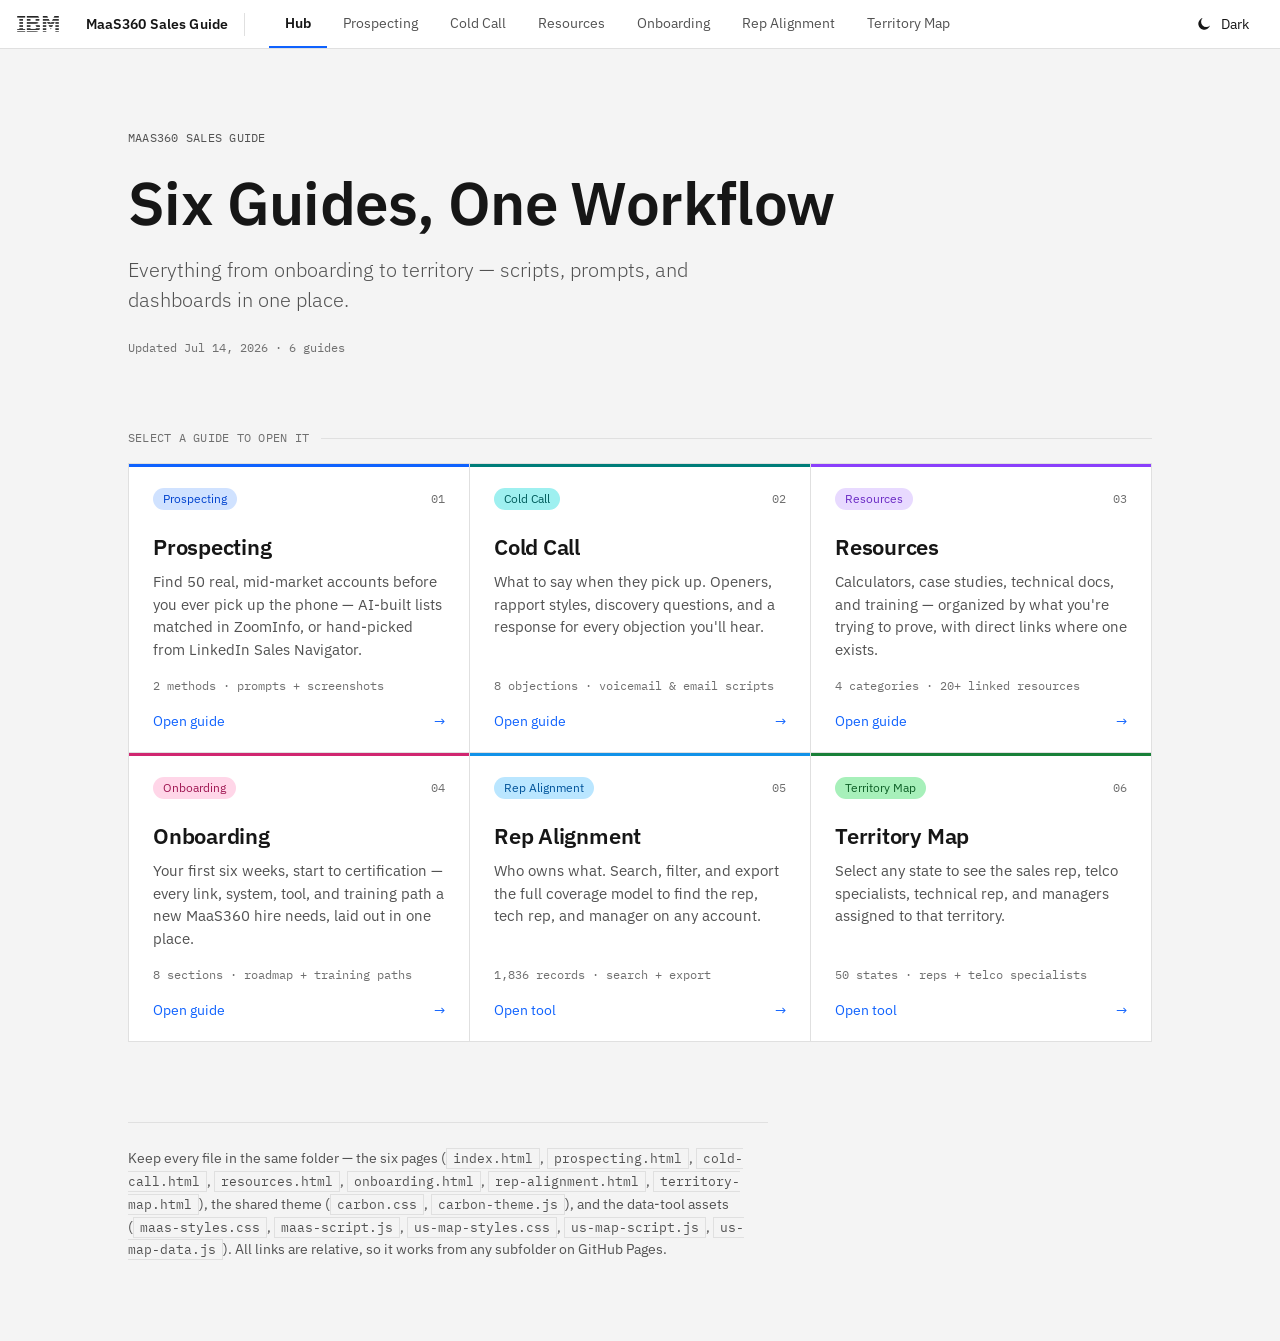
<file: index.html>
<!DOCTYPE html>
<html lang="en">
<head>
<meta charset="UTF-8">
<meta name="viewport" content="width=device-width, initial-scale=1.0">
<title>MaaS360 sales guide</title>
<link rel="preconnect" href="https://fonts.googleapis.com">
<link rel="preconnect" href="https://fonts.gstatic.com" crossorigin>
<link href="https://fonts.googleapis.com/css2?family=IBM+Plex+Mono:wght@400;500&family=IBM+Plex+Sans:wght@300;400;500;600;700&display=swap" rel="stylesheet">
<link rel="stylesheet" href="carbon.css">
<script src="carbon-theme.js"></script>
<style>
  .page{max-width:1056px;margin:0 auto;padding:0 16px;}

  .hero{padding:80px 0 24px;}
  .eyebrow{
    font-family:'IBM Plex Mono',monospace;font-size:12px;letter-spacing:.02em;
    text-transform:uppercase;color:var(--text-dim);margin-bottom:24px;
  }
  h1{
    font-weight:600;font-size:clamp(38px,6vw,60px);line-height:1.07;
    margin:0 0 20px;letter-spacing:-.01em;max-width:760px;color:var(--text);
  }
  .lede{font-size:20px;font-weight:300;color:var(--text-dim);max-width:600px;margin:0;line-height:1.5;}
  .hero .meta{font-family:'IBM Plex Mono',monospace;font-size:12px;color:var(--mist);margin-top:24px;}

  .hint{
    font-family:'IBM Plex Mono',monospace;font-size:12px;letter-spacing:.02em;
    text-transform:uppercase;color:var(--mist);margin:48px 0 16px;
    display:flex;align-items:center;gap:12px;
  }
  .hint::after{content:"";flex:1;height:1px;background:var(--line);}

  .grid{
    display:grid;grid-template-columns:repeat(3,1fr);gap:1px;
    background:var(--line);border:1px solid var(--line);
    margin-bottom:80px;
  }
  .card{
    position:relative;background:var(--panel);
    padding:24px 24px 20px;
    display:flex;flex-direction:column;min-height:236px;
    text-decoration:none;color:var(--text);
    transition:background .11s;
  }
  .card::before{content:"";position:absolute;top:0;left:0;right:0;height:3px;background:var(--acc);}
  .card:hover{background:var(--panel-2);text-decoration:none;}

  .card-top{display:flex;align-items:center;justify-content:space-between;margin-bottom:20px;}
  .ctag{background:var(--acc-bg);color:var(--acc-fg);}
  .card-num{font-family:'IBM Plex Mono',monospace;font-size:12px;color:var(--mist);}
  .card h2{font-size:22px;font-weight:600;margin:0 0 8px;letter-spacing:-.01em;color:var(--text);}
  .card .tagline{font-size:15px;color:var(--text-dim);line-height:1.5;margin:0 0 16px;flex-grow:1;}
  .card .meta-line{font-family:'IBM Plex Mono',monospace;font-size:12px;color:var(--mist);margin-bottom:16px;}
  .card .open-row{
    display:flex;align-items:center;justify-content:space-between;
    font-size:14px;font-weight:400;color:var(--link);
  }
  .card:hover .open-row{color:var(--link-hover);}
  .card .arrow{transition:transform .11s;}
  .card:hover .arrow{transform:translateX(4px);}

  .footnote{
    border-top:1px solid var(--line);padding:24px 0 80px;
    font-size:14px;color:var(--text-dim);max-width:640px;line-height:1.6;
  }
  .footnote code{
    font-family:'IBM Plex Mono',monospace;background:var(--panel-2);
    padding:1px 6px;border:1px solid var(--line);font-size:13px;
  }

  @media (max-width:900px){.grid{grid-template-columns:1fr;}.hero{padding:56px 0 16px;}.card{min-height:0;}}
</style>
</head>
<body>

<header class="site-nav">
  <div class="site-nav-inner">
    <a class="site-nav-brand" href="index.html" aria-label="MaaS360 Sales Guide — home">
      <svg class="ibm-logo" viewBox="0 0 110 44" role="img" aria-label="IBM">
        <defs><mask id="ibmbars">
          <rect width="110" height="44" fill="#000"/>
          <g fill="#fff">
            <rect y="0" width="110" height="2.93"/><rect y="5.87" width="110" height="2.93"/>
            <rect y="11.73" width="110" height="2.93"/><rect y="17.6" width="110" height="2.93"/>
            <rect y="23.47" width="110" height="2.93"/><rect y="29.33" width="110" height="2.93"/>
            <rect y="35.2" width="110" height="2.93"/><rect y="41.07" width="110" height="2.93"/>
          </g>
        </mask></defs>
        <text x="0" y="36" font-family="'IBM Plex Sans','Helvetica Neue',Arial,sans-serif" font-weight="700" font-size="46" letter-spacing="-1" fill="currentColor" mask="url(#ibmbars)">IBM</text>
      </svg>
      <span class="product">MaaS360 Sales Guide</span>
    </a>
    <nav class="site-nav-links" aria-label="Guides">
      <a href="index.html" class="active">Hub</a>
      <a href="prospecting.html">Prospecting</a>
      <a href="cold-call.html">Cold Call</a>
      <a href="resources.html">Resources</a>
      <a href="onboarding.html">Onboarding</a>
      <a href="rep-alignment.html">Rep Alignment</a>
      <a href="territory-map.html">Territory Map</a>
    </nav>
    <button class="theme-toggle" type="button" aria-label="Toggle light or dark theme">
      <svg class="tt-moon" viewBox="0 0 32 32" aria-hidden="true"><path d="M13.5 5.5A10.5 10.5 0 1 0 26.5 18.5 8.5 8.5 0 0 1 13.5 5.5z"/></svg>
      <svg class="tt-sun" viewBox="0 0 32 32" aria-hidden="true"><path d="M16 12a4 4 0 1 0 4 4 4 4 0 0 0-4-4zm0 6a2 2 0 1 1 2-2 2 2 0 0 1-2 2zM15 3h2v4h-2zM15 25h2v4h-2zM5.6 7l1.4-1.4 2.8 2.8L8.5 9.9zM22.1 23.5l1.4-1.4 2.9 2.8-1.5 1.5zM3 15h4v2H3zM25 15h4v2h-4zM7 26.4 5.6 25l2.8-2.9 1.5 1.5zM23.5 9.9l2.8-2.9L27.8 8.5 24.9 11.3z"/></svg>
      <span class="tt-label">Dark</span>
    </button>
  </div>
</header>

<div class="page">

  <header class="hero">
    <div class="eyebrow">MaaS360 sales guide</div>
    <h1>Six Guides, One Workflow</h1>
    <p class="lede">Everything from onboarding to territory — scripts, prompts, and dashboards in one place.</p>
    <div class="meta">Updated Jul 14, 2026 · 6 guides</div>
  </header>

  <div class="hint">Select a guide to open it</div>

  <div class="grid">

    <a class="card acc-prospect" href="prospecting.html">
      <div class="card-top"><span class="ctag">Prospecting</span><span class="card-num">01</span></div>
      <h2>Prospecting</h2>
      <p class="tagline">Find 50 real, mid-market accounts before you ever pick up the phone — AI-built lists matched in ZoomInfo, or hand-picked from LinkedIn Sales Navigator.</p>
      <div class="meta-line">2 methods · prompts + screenshots</div>
      <div class="open-row"><span>Open guide</span><span class="arrow">→</span></div>
    </a>

    <a class="card acc-cold" href="cold-call.html">
      <div class="card-top"><span class="ctag">Cold Call</span><span class="card-num">02</span></div>
      <h2>Cold Call</h2>
      <p class="tagline">What to say when they pick up. Openers, rapport styles, discovery questions, and a response for every objection you'll hear.</p>
      <div class="meta-line">8 objections · voicemail &amp; email scripts</div>
      <div class="open-row"><span>Open guide</span><span class="arrow">→</span></div>
    </a>

    <a class="card acc-resources" href="resources.html">
      <div class="card-top"><span class="ctag">Resources</span><span class="card-num">03</span></div>
      <h2>Resources</h2>
      <p class="tagline">Calculators, case studies, technical docs, and training — organized by what you're trying to prove, with direct links where one exists.</p>
      <div class="meta-line">4 categories · 20+ linked resources</div>
      <div class="open-row"><span>Open guide</span><span class="arrow">→</span></div>
    </a>

    <a class="card acc-onboarding" href="onboarding.html">
      <div class="card-top"><span class="ctag">Onboarding</span><span class="card-num">04</span></div>
      <h2>Onboarding</h2>
      <p class="tagline">Your first six weeks, start to certification — every link, system, tool, and training path a new MaaS360 hire needs, laid out in one place.</p>
      <div class="meta-line">8 sections · roadmap + training paths</div>
      <div class="open-row"><span>Open guide</span><span class="arrow">→</span></div>
    </a>

    <a class="card acc-rep" href="rep-alignment.html">
      <div class="card-top"><span class="ctag">Rep Alignment</span><span class="card-num">05</span></div>
      <h2>Rep Alignment</h2>
      <p class="tagline">Who owns what. Search, filter, and export the full coverage model to find the rep, tech rep, and manager on any account.</p>
      <div class="meta-line">1,836 records · search + export</div>
      <div class="open-row"><span>Open tool</span><span class="arrow">→</span></div>
    </a>

    <a class="card acc-territory" href="territory-map.html">
      <div class="card-top"><span class="ctag">Territory Map</span><span class="card-num">06</span></div>
      <h2>Territory Map</h2>
      <p class="tagline">Select any state to see the sales rep, telco specialists, technical rep, and managers assigned to that territory.</p>
      <div class="meta-line">50 states · reps + telco specialists</div>
      <div class="open-row"><span>Open tool</span><span class="arrow">→</span></div>
    </a>

  </div>

  <div class="footnote">Keep every file in the same folder — the six pages (<code>index.html</code>, <code>prospecting.html</code>, <code>cold-call.html</code>, <code>resources.html</code>, <code>onboarding.html</code>, <code>rep-alignment.html</code>, <code>territory-map.html</code>), the shared theme (<code>carbon.css</code>, <code>carbon-theme.js</code>), and the data-tool assets (<code>maas-styles.css</code>, <code>maas-script.js</code>, <code>us-map-styles.css</code>, <code>us-map-script.js</code>, <code>us-map-data.js</code>). All links are relative, so it works from any subfolder on GitHub Pages.</div>

</div>
</body>
</html>
</file>
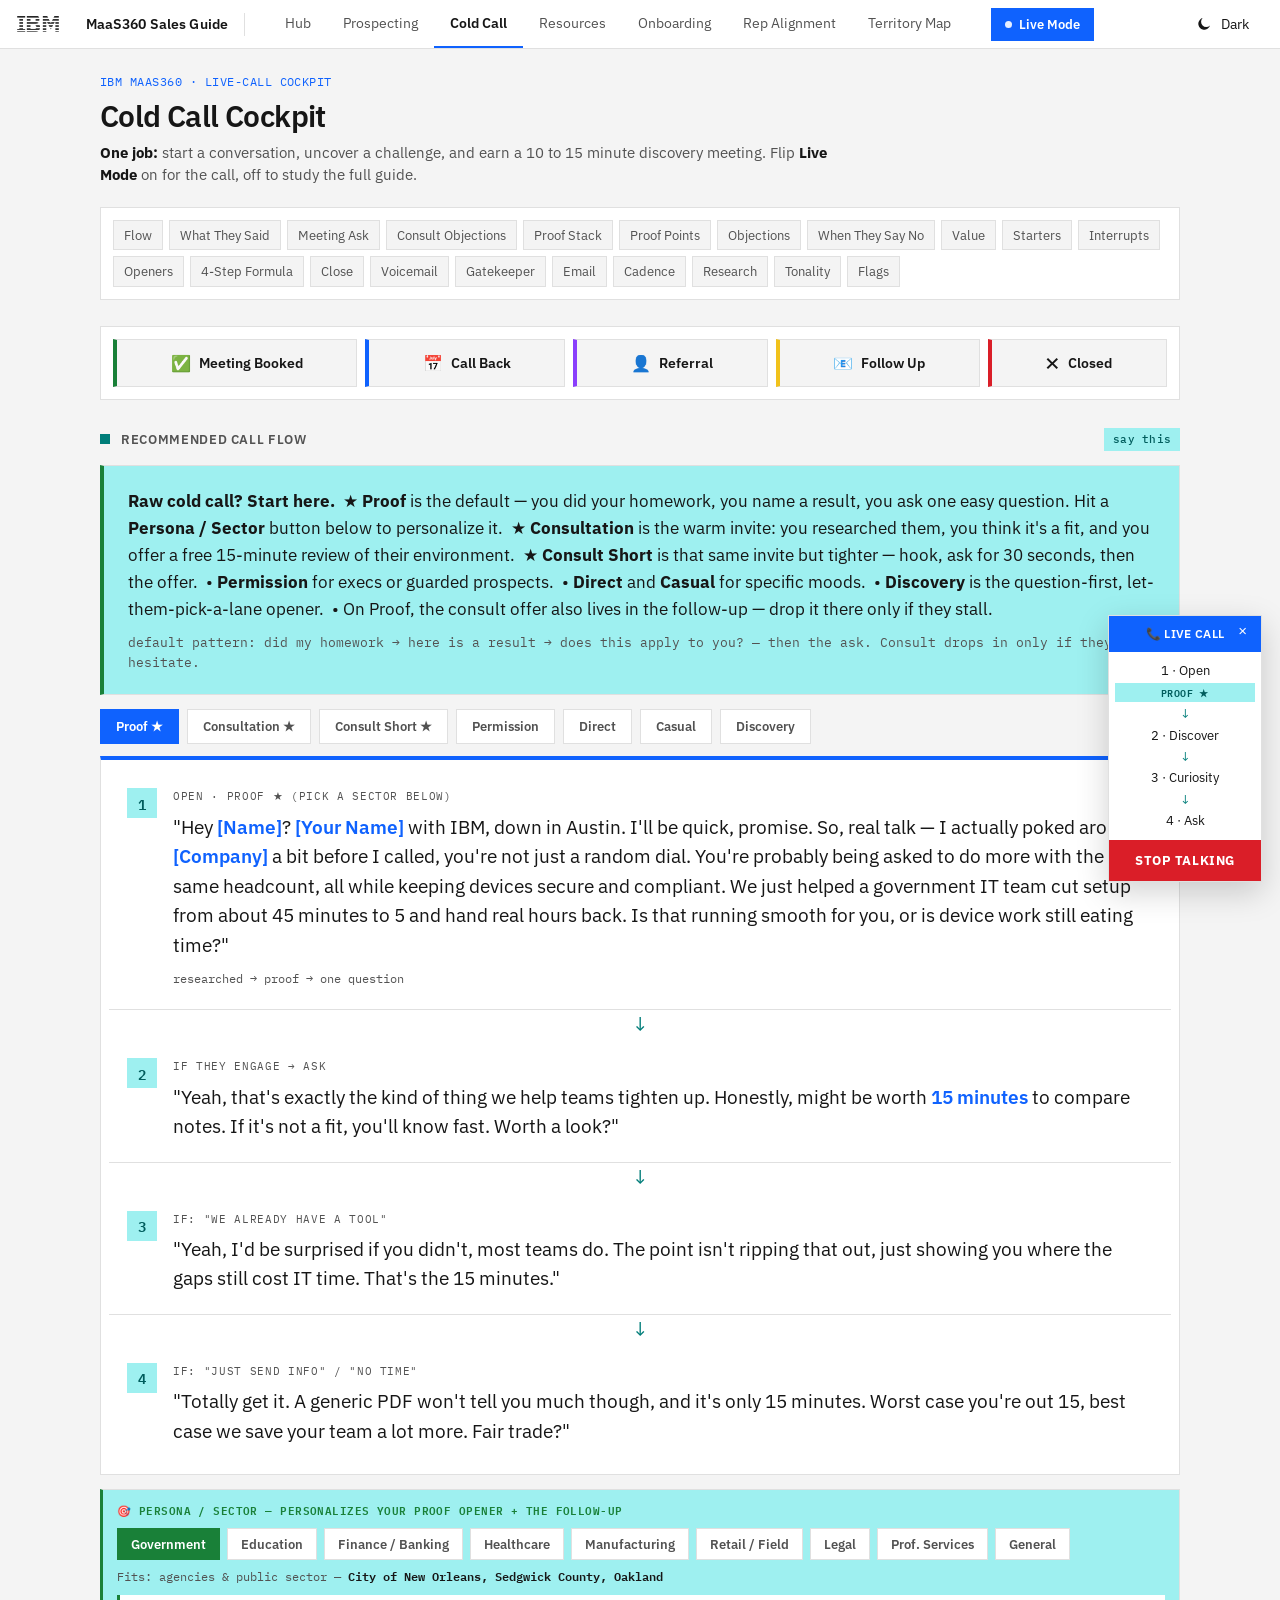
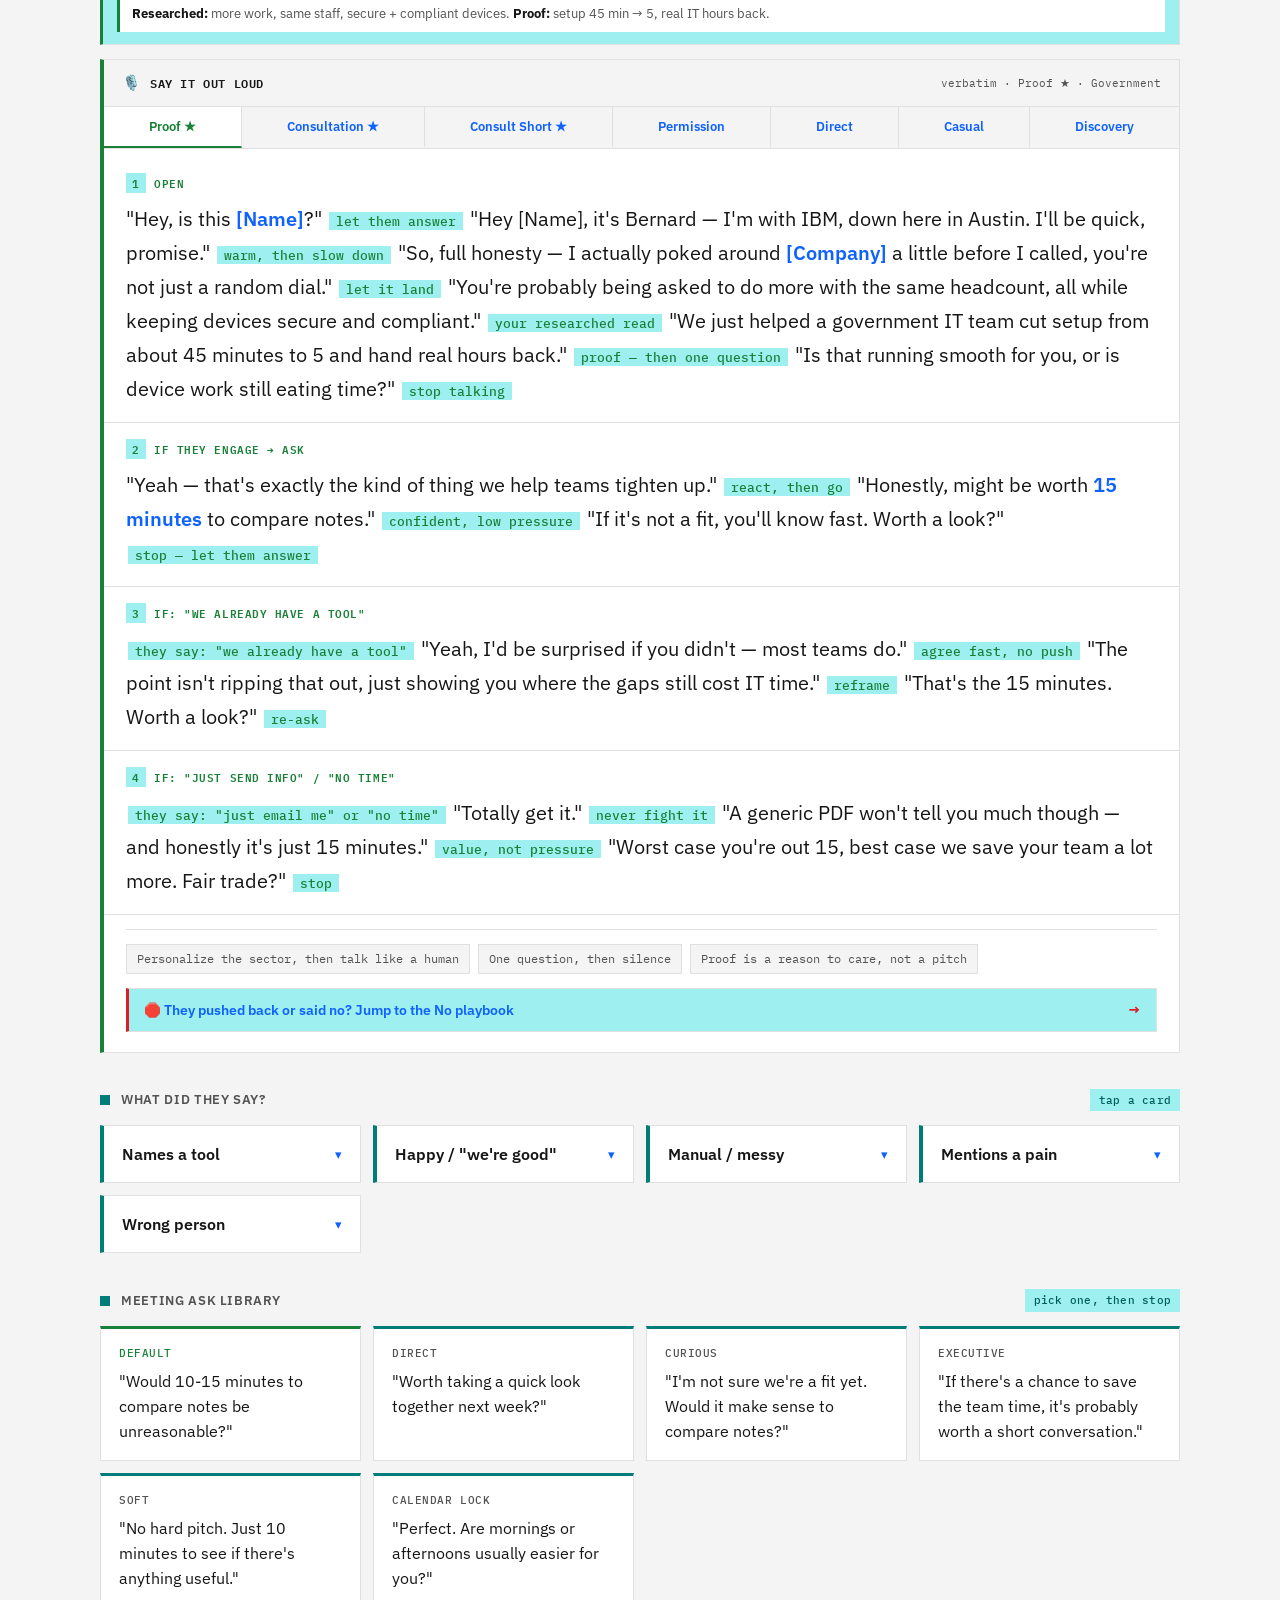
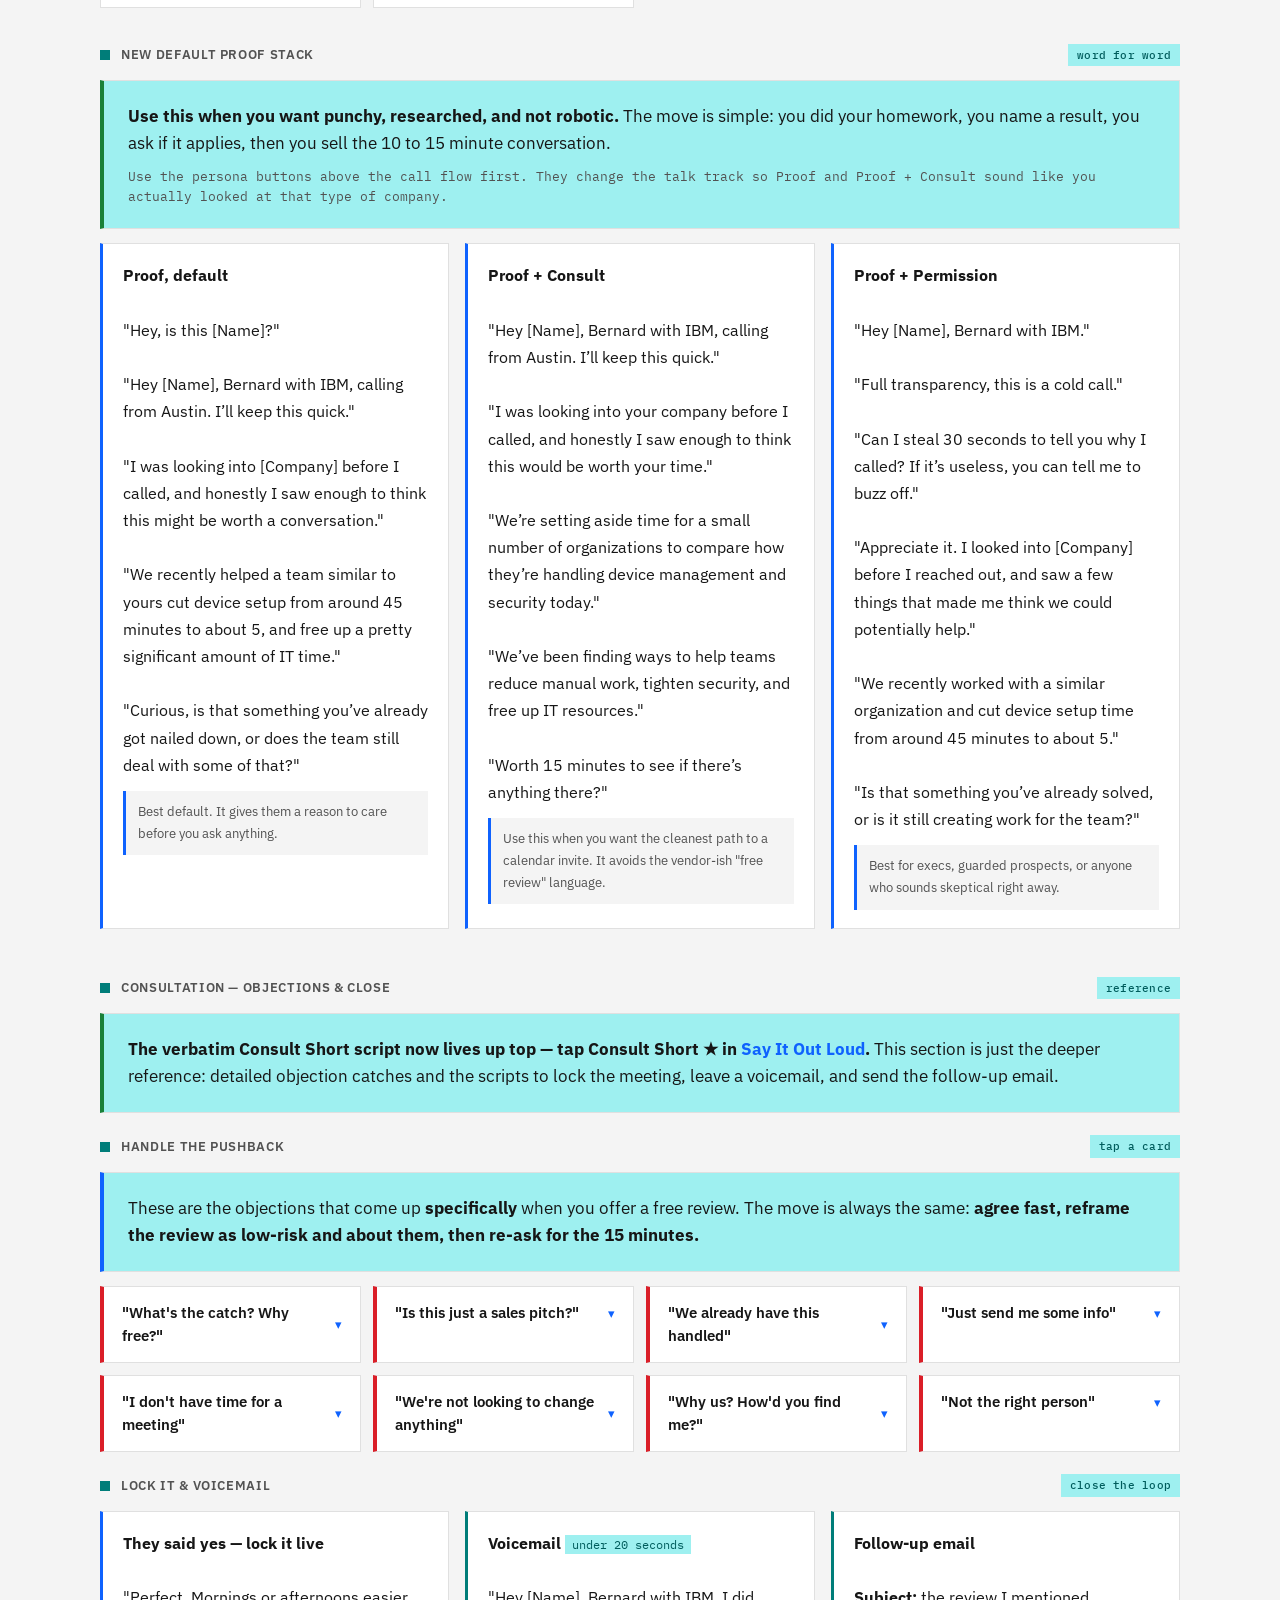
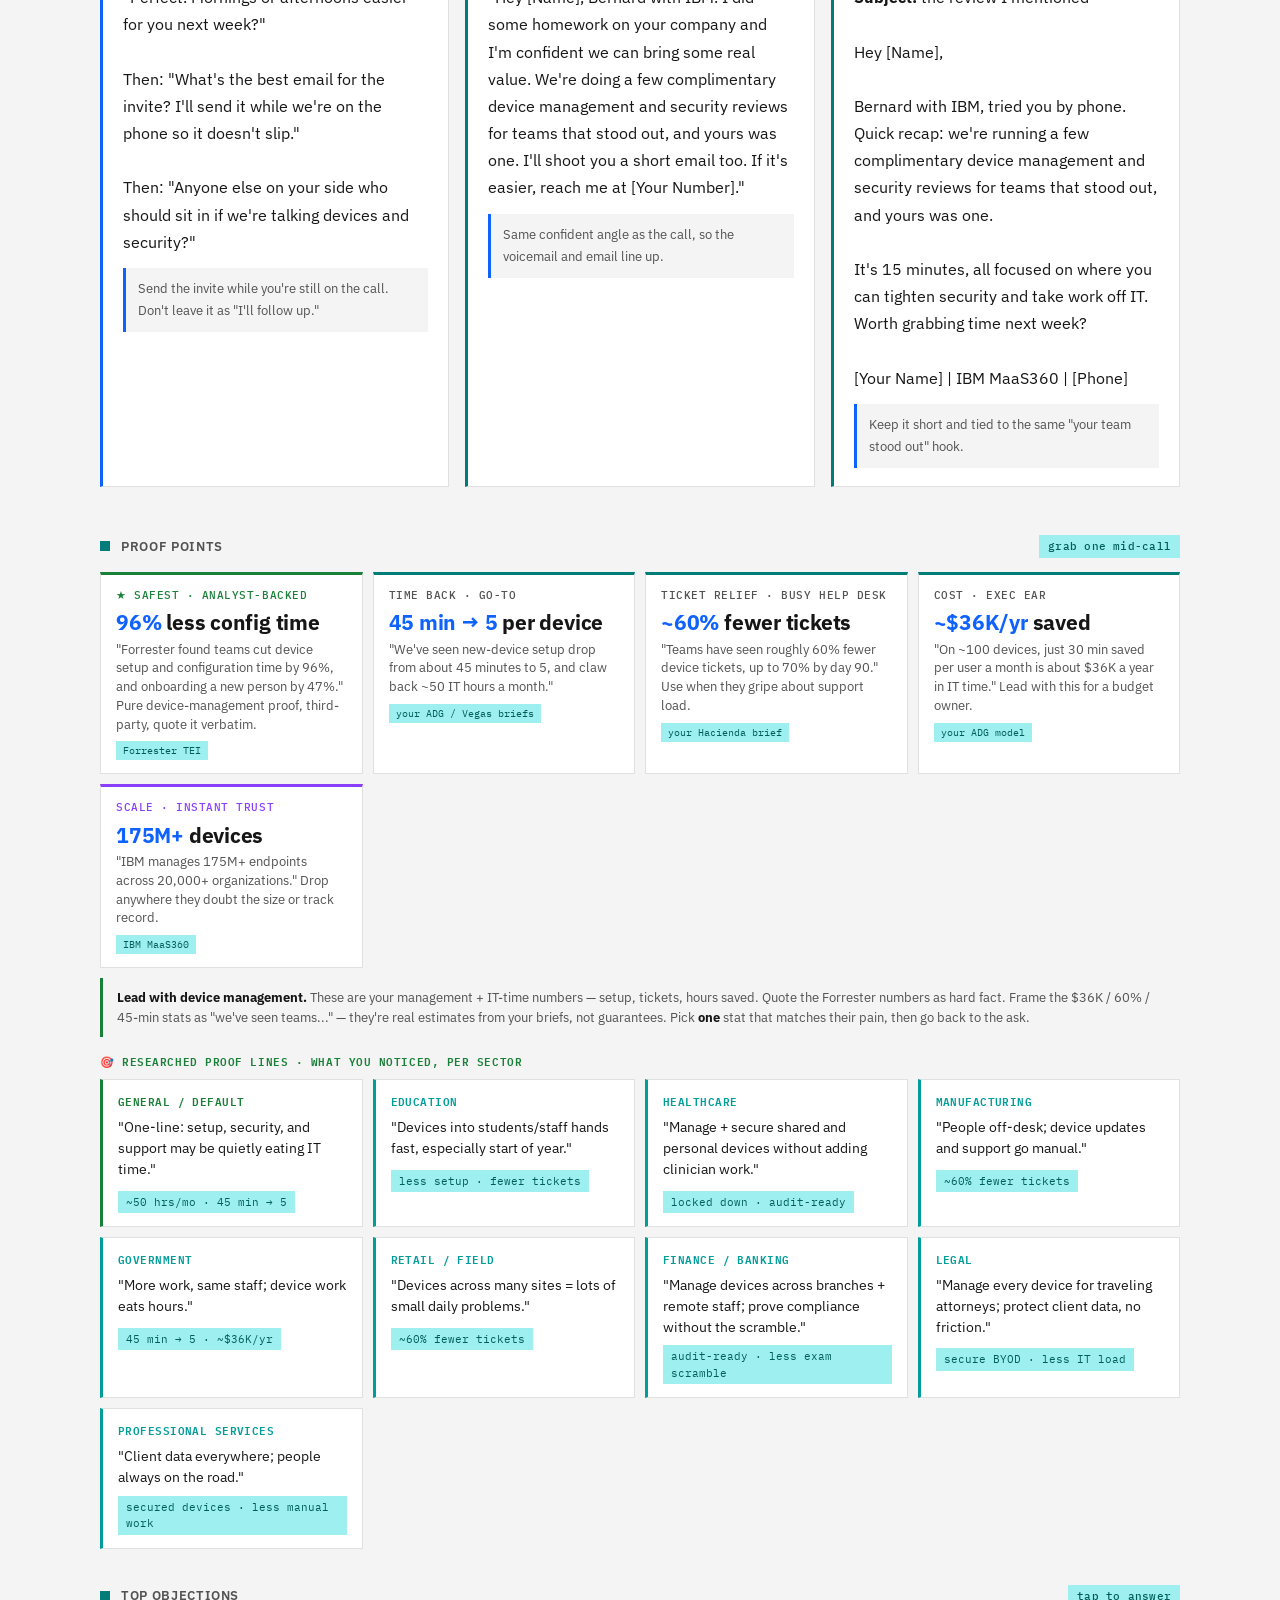
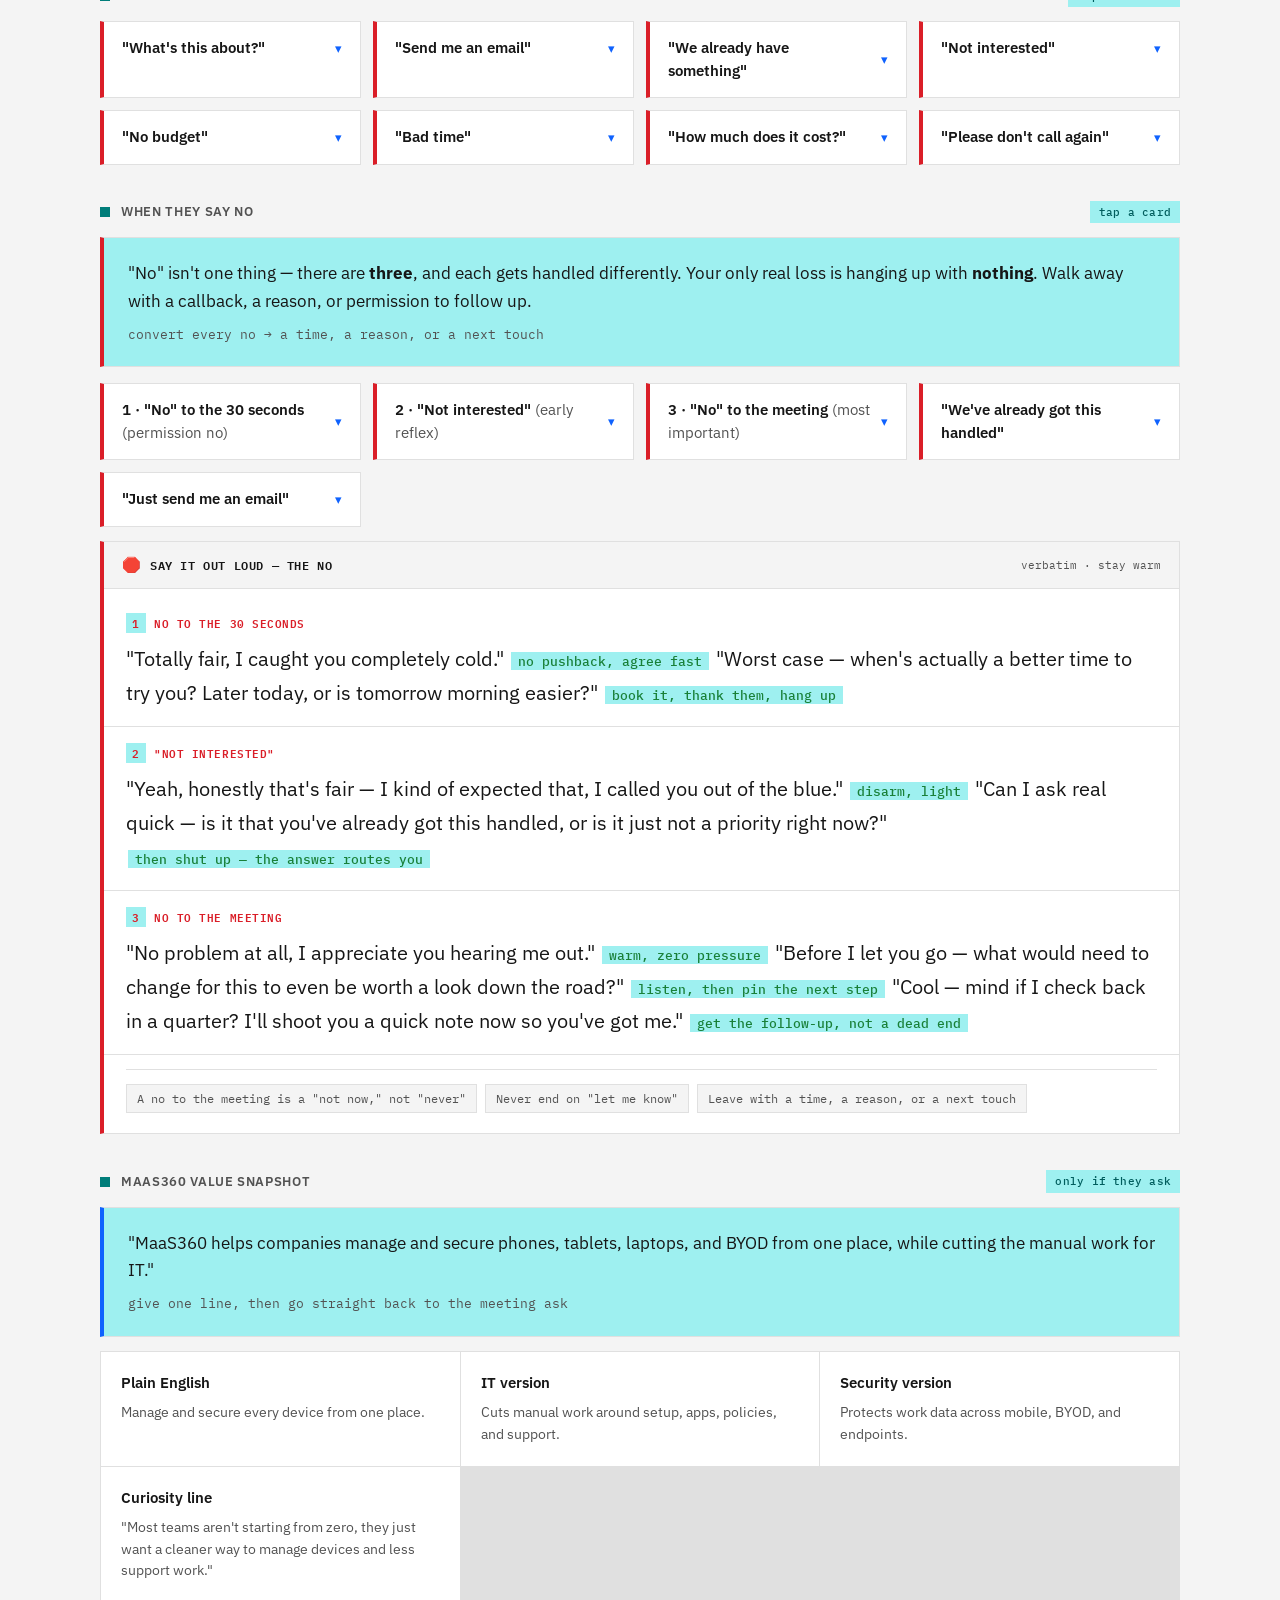
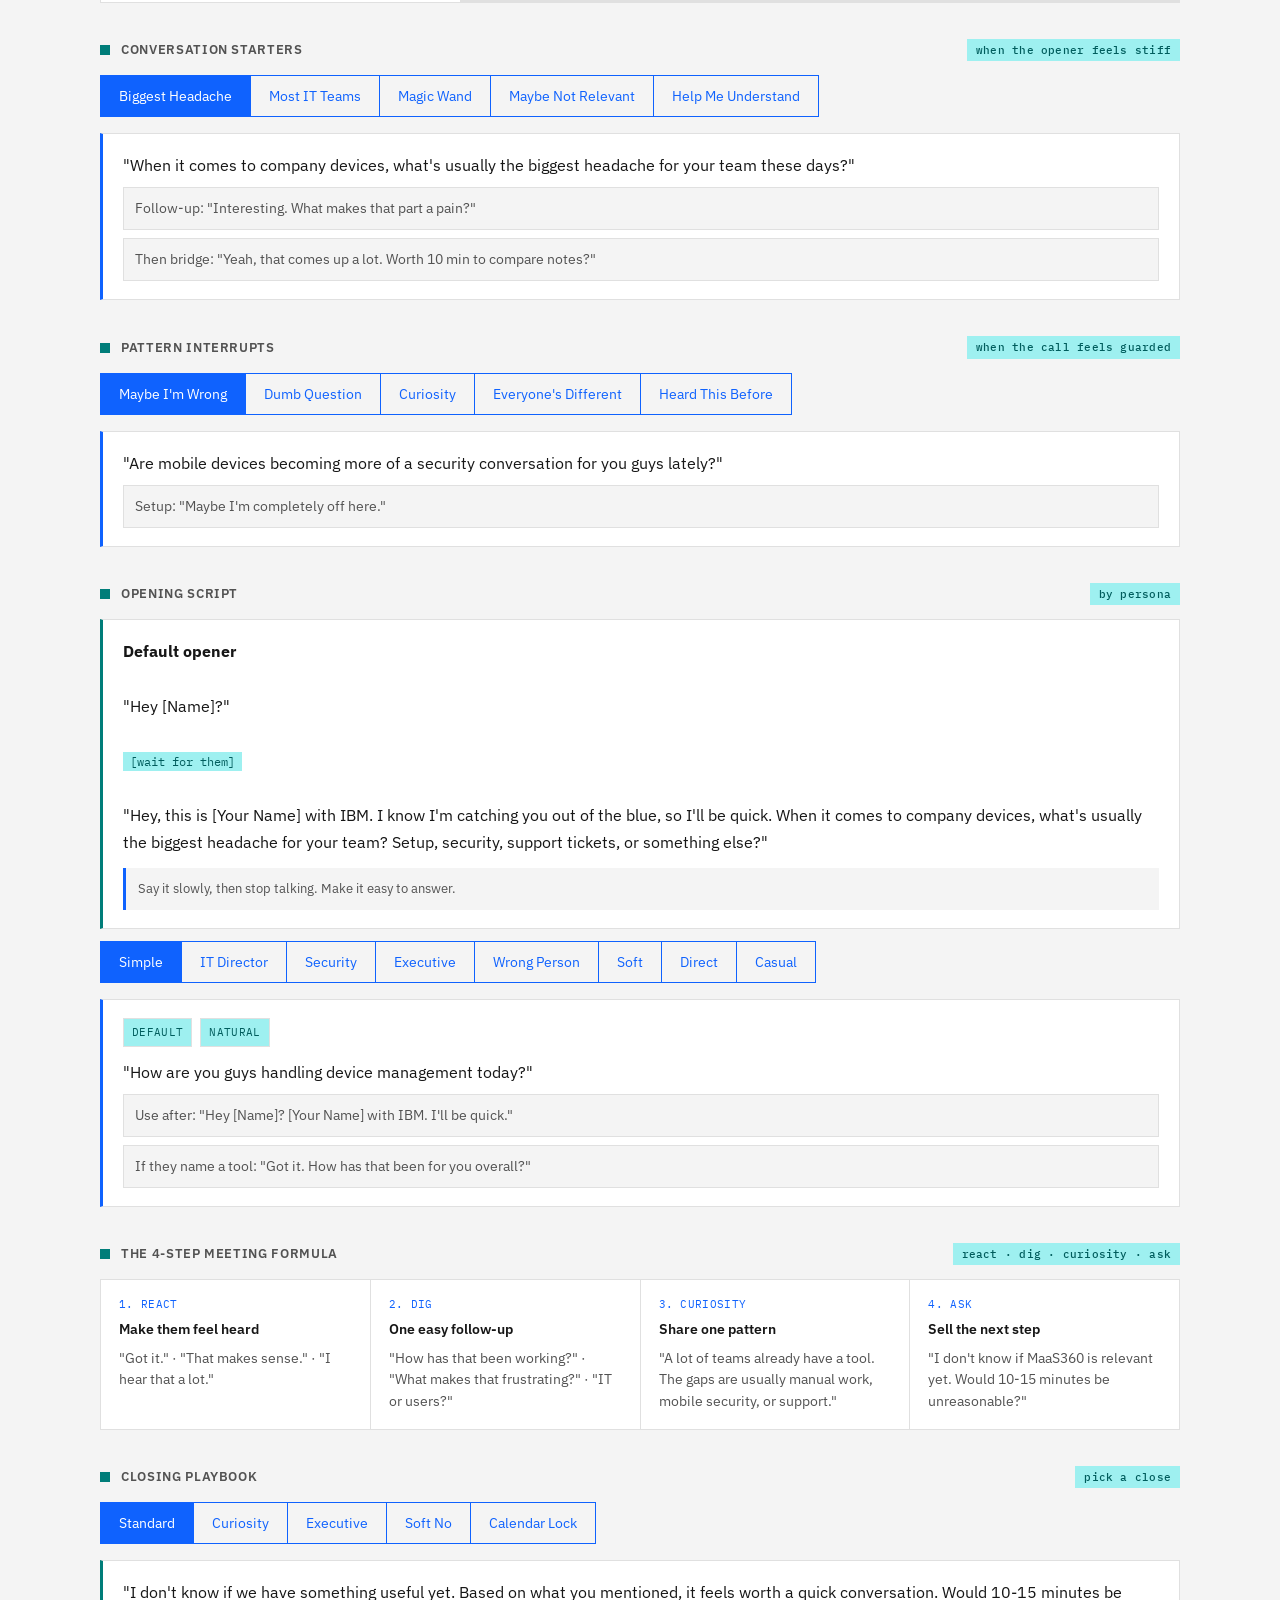
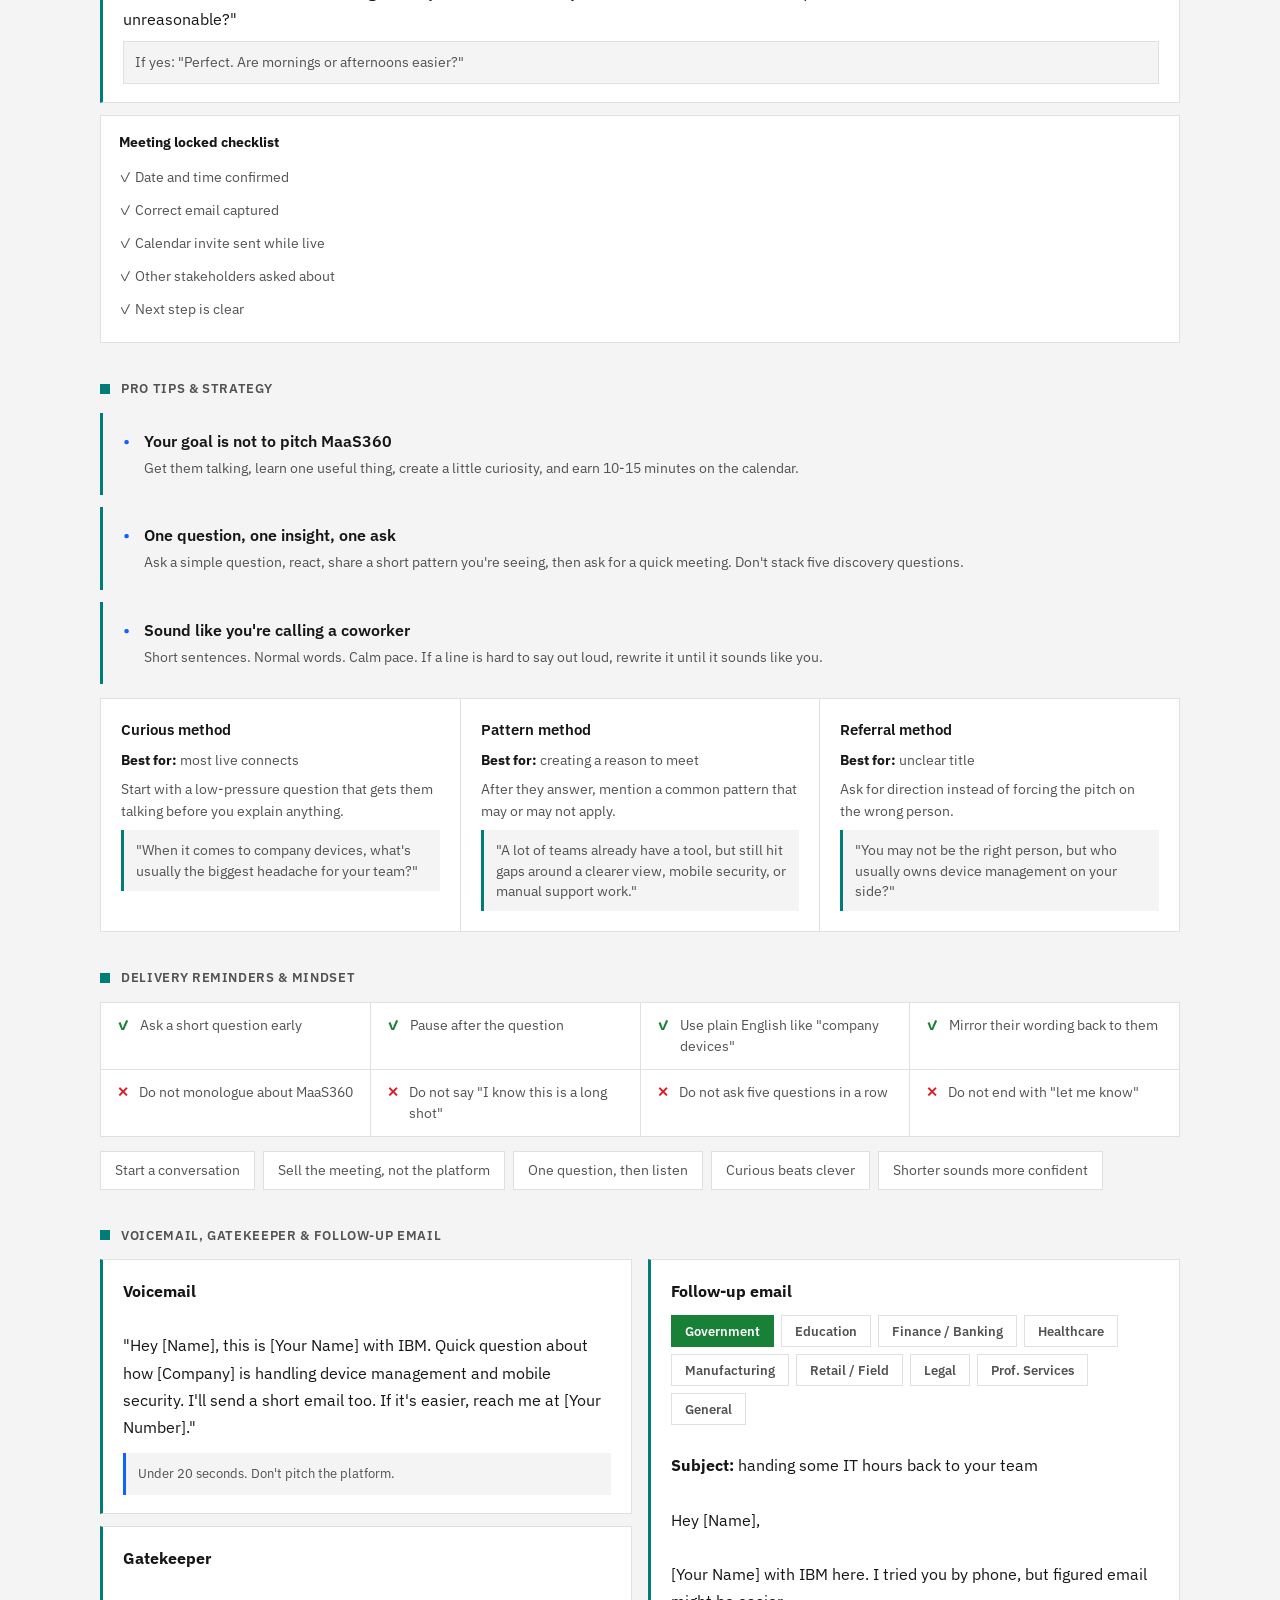
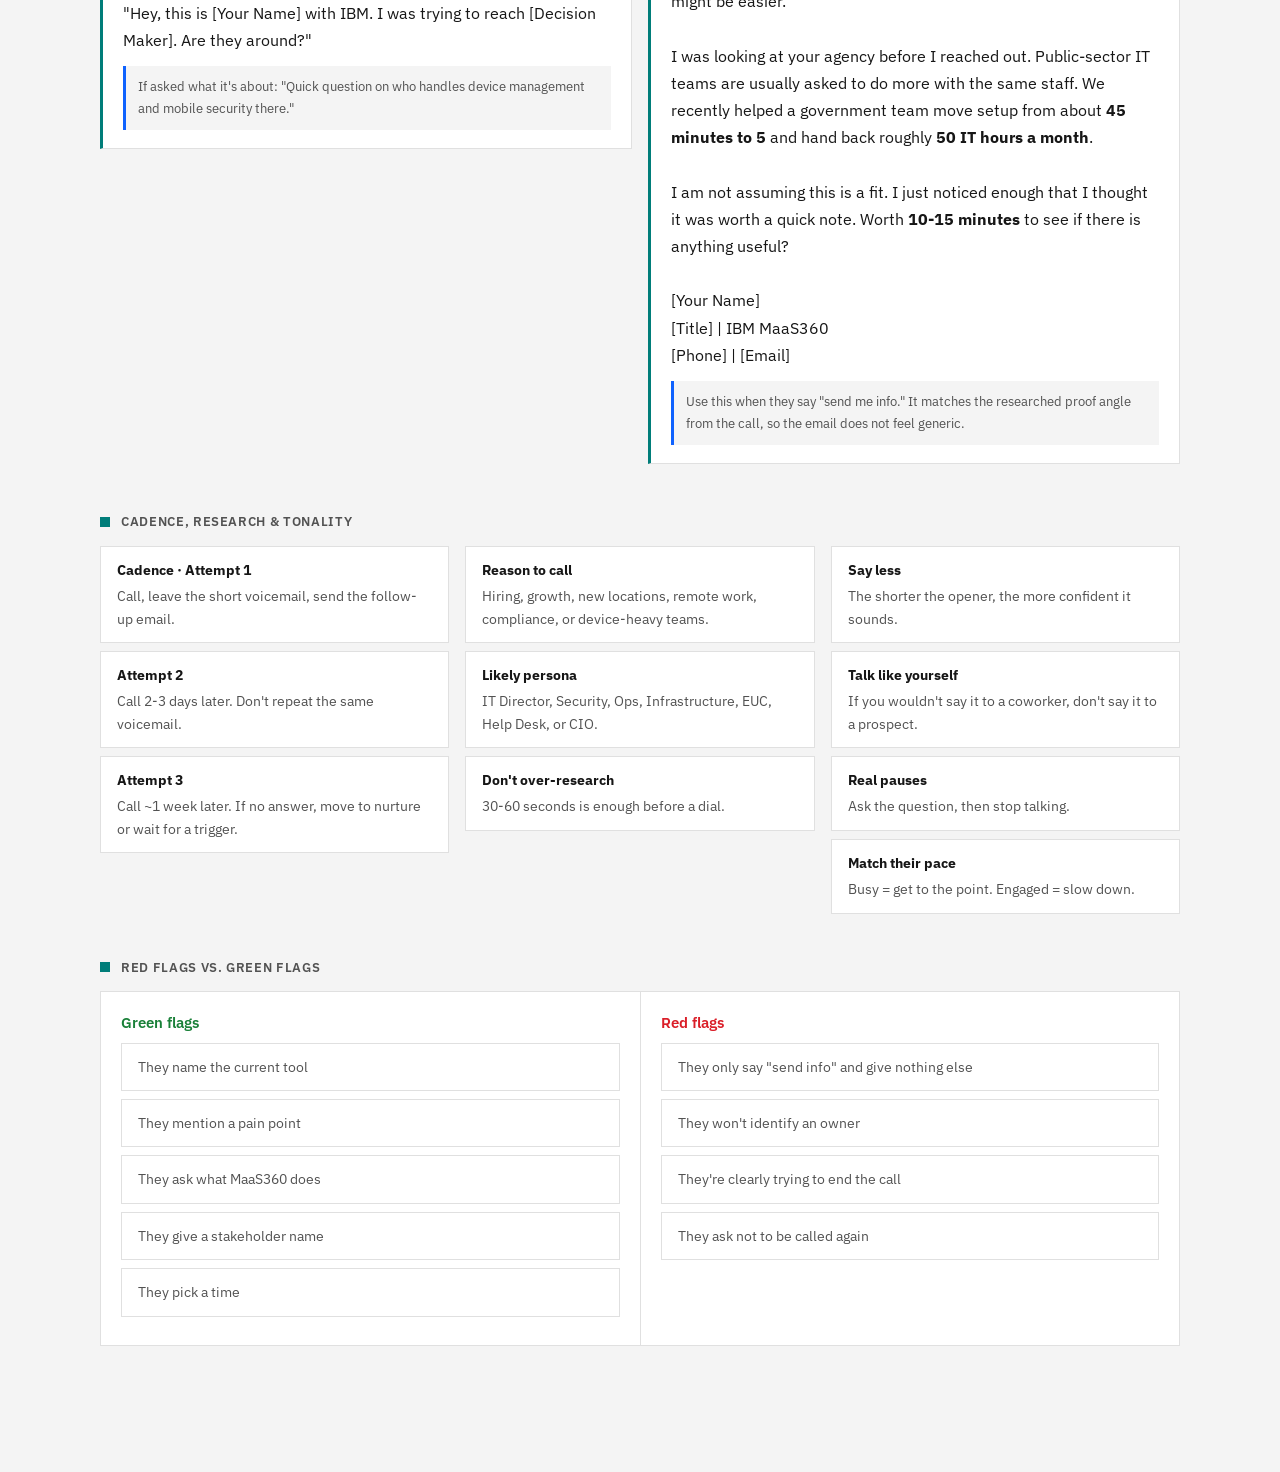
<file: cold-call.html>
<!DOCTYPE html>
<!--
  MaaS360 Cold Call — Master Cockpit
  Combines the best of three sheets into one:
    • Live-Call Cockpit  → fast "what do I say next" engine + Live Mode + floating rail
    • Conversational sheet → deep guide (delivery, discovery, close, voicemail, gatekeeper, email, cadence, research, tonality, flags)
    • Final sheet         → richest scripts (conversation starters, pattern interrupts, 4-step formula, meeting ask library)
  Self-contained: IBM Carbon theme, fonts, and light/dark toggle are embedded. No external CSS/JS needed.
  Live Mode collapses the page to the 4 in-call sections. Press L to toggle.
-->
<html lang="en">
<head>
  <meta charset="UTF-8">
  <meta name="viewport" content="width=device-width, initial-scale=1.0">
  <title>Cold Call Cockpit — MaaS360</title>
  <link rel="preconnect" href="https://fonts.googleapis.com">
  <link rel="preconnect" href="https://fonts.gstatic.com" crossorigin>
  <link href="https://fonts.googleapis.com/css2?family=IBM+Plex+Mono:wght@400;500&family=IBM+Plex+Sans:wght@300;400;500;600;700&display=swap" rel="stylesheet">
  <link rel="stylesheet" href="carbon.css">
  <script src="carbon-theme.js"></script>
  <style>
    /* ===== Cockpit-specific styles only. Theme tokens (--vars), fonts, the shared
       site-nav, and the theme-toggle all come from carbon.css / carbon-theme.js. ===== */

    /* Live Mode button in the shared nav */
    .live-btn{
      display:flex; align-items:center; gap:7px; background:var(--primary); border:1px solid var(--primary);
      color:var(--on-primary); font-family:inherit; font-size:13px; font-weight:600;
      padding:7px 13px; cursor:pointer; transition:filter .12s;
    }
    .live-btn:hover{filter:brightness(1.08);}
    .live-btn .dot{width:7px; height:7px; border-radius:50%; background:currentColor; opacity:.9;}
    body.live .live-btn{background:var(--support-error); border-color:var(--support-error);}

    /* ===================== LAYOUT ===================== */
    .cc-wrap{max-width:1120px; margin:0 auto; padding:24px 20px 90px;}

    /* Header */
    .cc-head{margin-bottom:20px;}
    .cc-eyebrow{font-family:'IBM Plex Mono',monospace; font-size:12px; letter-spacing:.04em; text-transform:uppercase; color:var(--primary); margin-bottom:8px;}
    .cc-head h1{font-size:30px; font-weight:600; letter-spacing:-.02em; line-height:1.15; margin:0 0 8px; color:var(--text);}
    .cc-head p.sub{font-size:15px; color:var(--text-dim); max-width:760px; margin:0;}
    .cc-head p.sub b{color:var(--text);}
    .live-hint{display:none; font-size:12.5px; color:var(--text-dim); font-family:'IBM Plex Mono',monospace; margin-top:10px;}
    .live-hint b{color:var(--text);}

    /* Jump bar (full-guide only) */
    .jump{display:flex; flex-wrap:wrap; gap:6px; margin:18px 0 26px; padding:12px; background:var(--panel); border:1px solid var(--line);}
    .jump a{font-size:12.5px; text-decoration:none; color:var(--text-dim); padding:5px 10px; border:1px solid var(--line); background:var(--panel-2);}
    .jump a:hover{color:var(--text); border-color:var(--primary);}

    /* Outcome bar */
    .outcome-bar{display:flex; flex-wrap:wrap; gap:8px; margin-bottom:28px; padding:12px; background:var(--panel); border:1px solid var(--line);}
    .outcome{display:flex; align-items:center; gap:8px; flex:1 1 auto; justify-content:center; min-width:140px; padding:11px 12px;
      background:var(--panel-2); border:1px solid var(--line); font-size:13.5px; font-weight:600; color:var(--text); border-left:4px solid var(--chip,var(--primary));}
    .outcome .ico{font-size:16px;}
    .outcome.book{--chip:var(--support-success);}
    .outcome.callback{--chip:var(--primary);}
    .outcome.referral{--chip:#8a3ffc;}
    .outcome.follow{--chip:#f1c21b;}
    .outcome.closed{--chip:var(--support-error);}

    /* Section shell */
    .cc-sec{margin-bottom:36px;}
    .cc-sec-title{display:flex; align-items:center; gap:11px; font-size:13px; font-weight:600; text-transform:uppercase; letter-spacing:.05em; color:var(--text-dim); margin-bottom:14px;}
    .cc-sec-title::before{content:""; width:10px; height:10px; background:var(--acc); flex:0 0 auto;}
    .cc-sec-title .badge{margin-left:auto; font-family:'IBM Plex Mono',monospace; font-size:11px; font-weight:500; letter-spacing:.02em; color:var(--acc-fg); background:var(--acc-bg); padding:3px 9px; text-transform:none;}

    /* Opener switcher pills (in-call, visible in Live Mode) */
    .opener-pills{display:flex; flex-wrap:wrap; gap:8px; margin-bottom:12px;}
    .op-pill{font-family:inherit; font-size:13px; font-weight:600; padding:8px 15px; cursor:pointer;
      background:var(--panel); color:var(--text-dim); border:1px solid var(--line); transition:all .12s;}
    .op-pill:hover{border-color:var(--primary); color:var(--text);}
    .op-pill.active{background:var(--primary); color:var(--on-primary); border-color:var(--primary);}

    .sector-strip{margin:14px 0 14px; padding:12px 14px; background:var(--acc-bg); border:1px solid var(--line); border-left:3px solid var(--support-success);} 
    .sector-strip .sector-label{font-family:'IBM Plex Mono',monospace; font-size:11px; font-weight:600; text-transform:uppercase; letter-spacing:.04em; color:var(--support-success); margin-bottom:9px;}
    .sector-pills,.email-pills{display:flex; flex-wrap:wrap; gap:7px;}
    .sec-pill,.em-pill{font-family:inherit; font-size:12.5px; font-weight:600; padding:7px 13px; cursor:pointer; background:var(--panel); color:var(--text-dim); border:1px solid var(--line); transition:all .12s;}
    .sec-pill:hover,.em-pill:hover{border-color:var(--support-success); color:var(--text);}
    .sec-pill.active,.em-pill.active{background:var(--support-success); color:#fff; border-color:var(--support-success);}
    .sector-stat{margin-top:10px; padding:9px 12px; background:var(--panel); border-left:3px solid var(--support-success); font-size:12.5px; line-height:1.5; color:var(--text-dim);}
    
    .sector-examples{margin-top:8px; font-size:11.5px; color:var(--text-dim); font-family:'IBM Plex Mono',monospace;}
    .sector-examples b{color:var(--text); font-weight:600;}
.sector-stat b,#emailBody b{color:var(--text);} 
    .sect-ref{margin-top:16px;}.sect-ref-label{font-family:'IBM Plex Mono',monospace; font-size:11px; font-weight:600; text-transform:uppercase; letter-spacing:.05em; color:var(--support-success); margin-bottom:10px;}
    .sect-grid{display:grid; grid-template-columns:repeat(auto-fit,minmax(230px,1fr)); gap:10px;}.sect-card{background:var(--panel); border:1px solid var(--line); border-left:3px solid #009d9a; padding:13px 15px;}.sect-card.default{border-left-color:var(--support-success);}.sect-card h5{font-family:'IBM Plex Mono',monospace; font-size:11px; text-transform:uppercase; letter-spacing:.04em; color:#009d9a; margin:0 0 7px; font-weight:600;}.sect-card.default h5{color:var(--support-success);}.sect-card .hook{font-size:13.5px; line-height:1.55; color:var(--text); margin:0 0 8px;}.sect-card .hook b{color:var(--primary);}.sect-card .nums{font-family:'IBM Plex Mono',monospace; font-size:11px; color:var(--acc-fg); background:var(--acc-bg); padding:3px 8px; display:inline-block;}
    /* HERO call flow */
    .flow{background:var(--panel); border:1px solid var(--line); border-top:4px solid var(--primary); padding:8px;}
    .flow-step{position:relative; background:var(--panel); padding:20px 22px 20px 64px; border-bottom:1px solid var(--line);}
    .flow-step:last-child{border-bottom:none;}
    .flow-step .num{position:absolute; left:18px; top:20px; width:30px; height:30px; background:var(--acc-bg); color:var(--acc-fg); font-family:'IBM Plex Mono',monospace; font-size:14px; font-weight:600; display:flex; align-items:center; justify-content:center;}
    .flow-step .role{font-family:'IBM Plex Mono',monospace; font-size:11px; text-transform:uppercase; letter-spacing:.06em; color:var(--text-dim); margin-bottom:8px;}
    .flow-step p.line{font-size:19px; line-height:1.55; color:var(--text); font-weight:400; margin:0;}
    .flow-step p.line b{color:var(--primary); font-weight:600;}
    .flow-step .cue{display:inline-block; margin-top:10px; font-size:12px; font-family:'IBM Plex Mono',monospace; color:var(--text-dim);}
    .flow-arrow{text-align:center; color:var(--acc); font-size:20px; line-height:1; padding:4px 0; background:var(--panel);}
    /* Say It Out Loud — verbatim teleprompter */
    .spoken-wrap{background:var(--panel); border:1px solid var(--line); border-left:4px solid var(--support-success); margin-top:14px;}
    .spoken-head{display:flex; align-items:center; gap:9px; padding:12px 18px; border-bottom:1px solid var(--line); background:var(--panel-2);}
    .spoken-head .ic{font-size:15px;}
    .spoken-head .ttl{font-family:'IBM Plex Mono',monospace; font-size:12px; font-weight:600; text-transform:uppercase; letter-spacing:.05em; color:var(--text);}
    .spoken-head .sub{margin-left:auto; font-family:'IBM Plex Mono',monospace; font-size:11px; color:var(--text-dim);}
    .spoken-tabs{display:flex; flex-wrap:wrap; gap:0; border-bottom:1px solid var(--line); background:var(--panel-2);}
    .sp-tab{flex:1 1 auto; min-width:90px; padding:11px 14px; background:transparent; color:var(--link); font-family:inherit; font-size:13px; font-weight:600; cursor:pointer; border:none; border-right:1px solid var(--line); border-bottom:2px solid transparent; transition:background .11s,color .11s,border-color .11s;}
    .sp-tab:last-child{border-right:none;}
    .sp-tab:hover{background:var(--panel);}
    .sp-tab.active{background:var(--panel); color:var(--support-success); border-bottom-color:var(--support-success);}
    .spoken-body{padding:8px 0 20px;}
    /* Sector personalization cards inside the "what did you see" branch */
    .sector-grid{display:grid; grid-template-columns:repeat(auto-fit,minmax(215px,1fr)); gap:8px; margin:10px 22px 0;}
    .sector-card{background:var(--panel-2); border:1px solid var(--line); border-left:3px solid var(--primary); padding:11px 13px;}
    .sector-card h5{font-family:'IBM Plex Mono',monospace; font-size:10.5px; text-transform:uppercase; letter-spacing:.04em; color:var(--primary); margin:0 0 6px; font-weight:600;}
    .sector-card p{font-size:15px; line-height:1.5; color:var(--text); margin:0;}
    .spoken-beat{padding:16px 22px; border-bottom:1px solid var(--line);}
    .spoken-beat:last-of-type{border-bottom:none;}
    .spoken-beat .beat-label{font-family:'IBM Plex Mono',monospace; font-size:11px; font-weight:600; text-transform:uppercase; letter-spacing:.05em; color:var(--support-success); margin-bottom:9px; display:flex; align-items:center; gap:8px;}
    .spoken-beat .beat-label .n{width:20px; height:20px; background:var(--acc-bg); color:var(--support-success); display:flex; align-items:center; justify-content:center; font-size:11px; flex:0 0 auto;}
    .spoken-body p.say{font-size:20px; line-height:1.7; color:var(--text); font-weight:400; margin:0;}
    .spoken-body p.say b{color:var(--primary); font-weight:600;}
    .cue-inline{display:inline; font-family:'IBM Plex Mono',monospace; font-size:12.5px; font-weight:500; color:var(--support-success); background:var(--acc-bg); padding:1px 7px; margin:0 2px; white-space:nowrap;}
    .spoken-tips{display:flex; flex-wrap:wrap; gap:8px; margin:14px 22px 0; padding-top:14px; border-top:1px solid var(--line);}
    .spoken-tips .st{font-family:'IBM Plex Mono',monospace; font-size:11.5px; color:var(--text-dim); background:var(--panel-2); border:1px solid var(--line); padding:5px 10px;}
    /* Best-only jump button inside the spoken card */
    .sp-jump{display:flex; align-items:center; gap:8px; margin:14px 22px 0; padding:11px 15px; background:var(--acc-bg); color:var(--link); text-decoration:none; border:1px solid var(--line); border-left:3px solid var(--support-error); font-family:inherit; font-size:13.5px; font-weight:600; transition:background .12s;}
    .sp-jump:hover{background:var(--panel-2);}
    .sp-jump .arr{margin-left:auto; color:var(--support-error); font-weight:700;}

    /* "When they say no" — reuse obj patterns */
    .no-body p{border-left-color:var(--support-error) !important;}

    /* Tap cards — "what did they say" */
    .say-grid{display:grid; grid-template-columns:repeat(auto-fit,minmax(220px,1fr)); gap:12px;}
    .say-card{background:var(--panel); border:1px solid var(--line); border-left:4px solid var(--acc); cursor:pointer; transition:box-shadow .12s,transform .08s,background .12s; user-select:none;}
    .say-card:hover{box-shadow:0 2px 8px rgba(0,0,0,.12); background:var(--panel-2);}
    .say-card:active{transform:translateY(1px);}
    .say-card.open{border-left-color:var(--primary); box-shadow:0 2px 8px rgba(0,0,0,.12);}
    .say-head{display:flex; align-items:center; justify-content:space-between; gap:10px; padding:16px 18px;}
    .say-head .label{font-size:16px; font-weight:600; color:var(--text);}
    .say-head .chev{font-size:13px; color:var(--link); transition:transform .2s; flex:0 0 auto;}
    .say-card.open .say-head .chev{transform:rotate(180deg);}
    .say-body{display:none; padding:0 18px 18px;}
    .say-card.open .say-body{display:block;}
    .say-body p{font-size:16px; line-height:1.6; color:var(--text-dim); padding:14px 16px; background:var(--panel-2); border-left:3px solid var(--acc); margin:0 0 8px;}
    .say-body p:last-child{margin-bottom:0;}
    .say-body p b{color:var(--text);}
    .say-body .follow{font-size:13px; font-family:'IBM Plex Mono',monospace; color:var(--acc-fg); background:var(--acc-bg); padding:3px 9px; display:inline-block; margin-top:2px;}

    /* Meeting ask library */
    .ask-grid{display:grid; grid-template-columns:repeat(auto-fit,minmax(230px,1fr)); gap:12px;}
    .ask-card{background:var(--panel); border:1px solid var(--line); padding:16px 18px; border-top:3px solid var(--acc);}
    .ask-card.default{border-top-color:var(--support-success);}
    .ask-card h4{font-family:'IBM Plex Mono',monospace; font-size:11px; text-transform:uppercase; letter-spacing:.05em; color:var(--text-dim); margin:0 0 8px; font-weight:500;}
    .ask-card.default h4{color:var(--support-success);}
    .ask-card p{font-size:16px; line-height:1.55; color:var(--text); margin:0;}

    /* Objections — tap cards */
    .obj-grid{display:grid; grid-template-columns:repeat(auto-fit,minmax(260px,1fr)); gap:12px;}
    .obj-card{background:var(--panel); border:1px solid var(--line); border-left:4px solid var(--support-error); cursor:pointer; transition:box-shadow .12s,background .12s; user-select:none;}
    .obj-card:hover{box-shadow:0 2px 8px rgba(0,0,0,.12); background:var(--panel-2);}
    .obj-card.open{box-shadow:0 2px 8px rgba(0,0,0,.12);}
    .obj-head{display:flex; align-items:center; justify-content:space-between; gap:10px; padding:15px 18px;}
    .obj-head .q{font-size:15px; font-weight:600; color:var(--text);}
    .obj-head .chev{font-size:13px; color:var(--link); transition:transform .2s; flex:0 0 auto;}
    .obj-card.open .chev{transform:rotate(180deg);}
    .obj-body{display:none; padding:0 18px 16px;}
    .obj-card.open .obj-body{display:block;}
    .obj-body p{font-size:15.5px; line-height:1.6; color:var(--text-dim); padding:13px 15px; background:var(--panel-2); border-left:3px solid var(--acc); margin:0 0 8px;}
    .obj-body p:last-child{margin-bottom:0;}
    .obj-body p b{color:var(--text);}
    .obj-body .then{display:inline-block; margin-top:2px; font-size:12px; font-family:'IBM Plex Mono',monospace; color:var(--acc-fg); background:var(--acc-bg); padding:4px 10px;}

    /* Proof-point cheat strip (visible in Live Mode) */
    .proof-strip{display:grid; grid-template-columns:repeat(auto-fit,minmax(215px,1fr)); gap:10px;}
    .proof-card{background:var(--panel); border:1px solid var(--line); border-top:3px solid var(--acc); padding:13px 15px;}
    .proof-card.safe{border-top-color:var(--support-success);}
    .proof-card.scale{border-top-color:#8a3ffc;}
    .proof-card h4{font-family:'IBM Plex Mono',monospace; font-size:10.5px; text-transform:uppercase; letter-spacing:.05em; color:var(--text-dim); margin:0 0 7px; font-weight:500; display:flex; align-items:center; gap:6px;}
    .proof-card.safe h4{color:var(--support-success);}
    .proof-card.scale h4{color:#8a3ffc;}
    .proof-card .stat{font-size:21px; font-weight:700; line-height:1.15; color:var(--text); letter-spacing:-.01em; margin:0 0 5px;}
    .proof-card .stat b{color:var(--primary); font-weight:700;}
    .proof-card .desc{font-size:12.5px; line-height:1.5; color:var(--text-dim); margin:0;}
    .proof-card .src{display:inline-block; margin-top:8px; font-family:'IBM Plex Mono',monospace; font-size:10px; color:var(--acc-fg); background:var(--acc-bg); padding:2px 7px;}
    .proof-note{margin-top:10px; padding:10px 14px; background:var(--panel-2); border-left:3px solid var(--support-success); font-size:12.5px; color:var(--text-dim); line-height:1.55;}
    .proof-note b{color:var(--text);}
    /* Snapshot */
    .snapshot{background:var(--acc-bg); border:1px solid var(--line); border-left:4px solid var(--primary); padding:22px 24px; margin-bottom:14px;}
    .snapshot p{font-size:17px; line-height:1.6; color:var(--text); margin:0;}
    .snapshot .hint{display:block; margin-top:10px; font-size:13px; color:var(--text-dim); font-family:'IBM Plex Mono',monospace;}

    /* Tabs (Carbon content switcher) */
    .tabs{display:inline-flex; border:1px solid var(--primary); margin-bottom:16px; flex-wrap:wrap;}
    .tab{padding:11px 18px; background:transparent; color:var(--link); font-family:inherit; font-size:14px; cursor:pointer; border:none; border-right:1px solid var(--primary); transition:background .11s,color .11s;}
    .tab:last-child{border-right:none;}
    .tab:hover{background:var(--panel-2);}
    .tab.active{background:var(--primary); color:var(--on-primary);}
    .tab-content{display:none;}
    .tab-content.active{display:block;}

    /* Script cards */
    .script-card{background:var(--panel); border:1px solid var(--line); border-left:3px solid var(--acc); padding:18px 20px; margin-bottom:12px; font-size:16px; color:var(--text); line-height:1.7;}
    .script-card.blue{border-left-color:var(--primary);}
    .script-card strong{color:var(--text);}
    .script-card em{font-style:normal; font-family:'IBM Plex Mono',monospace; font-size:12px; color:var(--acc-fg); background:var(--acc-bg); padding:2px 7px;}
    .script-note{font-size:13px; color:var(--text-dim); margin-top:12px; padding:10px 12px; background:var(--panel-2); border-left:3px solid var(--primary);}
    .human-line{font-size:13.5px; color:var(--text-dim); background:var(--panel-2); padding:9px 11px; margin-top:8px; border:1px solid var(--line);}
    .tag-row{display:flex; flex-wrap:wrap; gap:8px; margin:0 0 12px;}
    .micro-tag{font-family:'IBM Plex Mono',monospace; font-size:11px; text-transform:uppercase; letter-spacing:.03em; color:var(--acc-fg); background:var(--acc-bg); padding:4px 8px; border:1px solid var(--line);}
    .close-box{background:var(--panel-2); border-left:3px solid var(--acc); padding:16px 18px; margin:10px 0 4px;}
    .close-box .label{font-family:'IBM Plex Mono',monospace; font-size:12px; font-weight:500; color:var(--text-dim); text-transform:uppercase; letter-spacing:.03em; margin-bottom:8px;}
    .close-box p{font-size:16px; color:var(--text); font-weight:600; margin:0;}

    /* Formula grid */
    .flow-grid{display:grid; grid-template-columns:repeat(auto-fit,minmax(230px,1fr)); gap:1px; background:var(--line); border:1px solid var(--line); margin:0 0 12px;}
    .flow-card{background:var(--panel); padding:16px 18px; min-height:130px;}
    .flow-card .step-label{font-family:'IBM Plex Mono',monospace; font-size:11px; color:var(--link); text-transform:uppercase; letter-spacing:.03em; margin-bottom:6px;}
    .flow-card h4{font-size:14px; color:var(--text); margin:0 0 8px; font-weight:600;}
    .flow-card p{font-size:13.5px; color:var(--text-dim); line-height:1.6; margin:0;}

    /* Method / two-col */
    .two-col{display:grid; grid-template-columns:repeat(auto-fit,minmax(280px,1fr)); gap:1px; background:var(--line); border:1px solid var(--line); margin-top:4px;}
    .method-card{background:var(--panel); padding:20px;}
    .method-card h4{font-size:15px; color:var(--text); margin:0 0 8px; font-weight:600;}
    .method-card p{font-size:13.5px; color:var(--text-dim); line-height:1.6; margin:0 0 8px;}
    .method-card p strong{color:var(--text);}
    .method-card p:last-child{margin-bottom:0;}
    .method-example{background:var(--panel-2); padding:10px 12px; font-size:13.5px; color:var(--text-dim); margin-top:8px; border-left:3px solid var(--acc);}
    .method-card.green h4{color:var(--support-success);}
    .method-card.red h4{color:var(--support-error);}

    /* Callout / rules / pills / list */
    .callout-tip{display:flex; gap:14px; background:var(--panel-2); border-left:3px solid var(--acc); padding:16px 20px; margin-bottom:12px;}
    .callout-tip .ic{font-size:18px; flex:0 0 auto; line-height:1.4; color:var(--primary);}
    .callout-tip strong{display:block; color:var(--text); margin-bottom:4px; font-weight:600;}
    .callout-tip p{margin:0; color:var(--text-dim); font-size:14px; line-height:1.6;}
    .rules{display:grid; grid-template-columns:repeat(auto-fit,minmax(240px,1fr)); gap:1px; background:var(--line); border:1px solid var(--line);}
    .rule{background:var(--panel); padding:12px 16px; font-size:14px; color:var(--text-dim); display:flex; gap:10px; align-items:flex-start;}
    .rule::before{font-weight:700; flex:0 0 auto;}
    .rule.yes::before{content:"✓"; color:var(--support-success);}
    .rule.no::before{content:"✕"; color:var(--support-error);}
    .pills{display:flex; flex-wrap:wrap; gap:8px;}
    .pill{font-size:14px; padding:8px 14px; background:var(--panel); color:var(--text-dim); border:1px solid var(--line);}
    .list-item{background:var(--panel); border:1px solid var(--line); padding:12px 16px; margin-bottom:8px; font-size:14px; color:var(--text-dim); line-height:1.6;}
    .list-item strong{color:var(--text); display:block; margin-bottom:4px;}
    .checklist-box{background:var(--panel); border:1px solid var(--line); padding:16px 18px; margin:12px 0;}
    .checklist-box h4{margin:0 0 8px; font-size:14px; color:var(--text);}
    .checklist-box div{padding:6px 0; color:var(--text-dim); font-size:14px;}
    .trio{display:grid; grid-template-columns:repeat(auto-fit,minmax(280px,1fr)); gap:16px;}

    /* Floating live-call rail */
    .rail{position:fixed; right:18px; bottom:18px; z-index:90; width:154px; background:var(--panel); border:1px solid var(--line); box-shadow:0 10px 30px rgba(0,0,0,.18);}
    .rail-head{background:var(--primary); color:var(--on-primary); font-size:12px; font-weight:600; text-align:center; padding:9px; letter-spacing:.03em;}
    .rail a{display:block; text-align:center; font-size:13px; color:var(--text); text-decoration:none; padding:9px 6px;}
    .rail a:hover{background:var(--panel-2);}
    .rail .ar{text-align:center; color:var(--acc); font-size:13px; line-height:.4; padding:0;}
    .rail-stop{background:var(--support-error); color:#fff; text-align:center; font-weight:700; font-size:13px; padding:11px; letter-spacing:.04em;}
    .rail-tag{display:block; font-family:'IBM Plex Mono',monospace; font-size:10px; font-weight:600; text-transform:uppercase; letter-spacing:.04em; color:var(--acc-fg); background:var(--acc-bg); padding:2px 6px; margin-top:3px;}
    .rail-close{position:absolute; top:6px; right:8px; background:transparent; border:none; color:var(--on-primary); font-size:15px; cursor:pointer; line-height:1;}
    @media(max-width:900px){.rail{display:none;}}

    /* ===================== LIVE MODE ===================== */
    /* In Live Mode, hide everything except the 4 in-call sections. */
    body.live .full-guide,
    body.live .cc-head p.sub,
    body.live .jump{display:none;}
    body.live .live-hint{display:block;}
    body.live .cc-sec-title .badge{opacity:.65;}

    /* ===================== PRINT ===================== */
    @media print{
      .rail,.live-btn,.theme-toggle,.jump{display:none !important;}
      .site-nav{position:static;}
      .cc-wrap{max-width:100%; padding:0;}
      .cc-sec{margin-bottom:14px; break-inside:avoid;}
      .flow,.snapshot,.say-card,.obj-card,.ask-card,.method-card,.script-card{break-inside:avoid;}
      .say-card .say-body,.obj-card .obj-body{display:block !important;}
      .tab-content{display:block !important;}
    }

    @media(max-width:640px){
      .cc-head h1{font-size:24px;}
      .flow-step{padding:16px 16px 16px 56px;}
      .flow-step .num{left:14px;}
      .flow-step p.line{font-size:17px;}
      .outcome{min-width:calc(50% - 4px);}
    }
  </style>
</head>
<body class="acc-cold">
  <!-- ===================== NAV ===================== -->
  <header class="site-nav">
    <div class="site-nav-inner">
      <a class="site-nav-brand" href="index.html" aria-label="MaaS360 Sales Guide — home">
        <svg class="ibm-logo" viewBox="0 0 110 44" role="img" aria-label="IBM">
          <defs><mask id="ibmbars">
            <rect width="110" height="44" fill="#000"/>
            <g fill="#fff">
              <rect y="0" width="110" height="2.93"/><rect y="5.87" width="110" height="2.93"/>
              <rect y="11.73" width="110" height="2.93"/><rect y="17.6" width="110" height="2.93"/>
              <rect y="23.47" width="110" height="2.93"/><rect y="29.33" width="110" height="2.93"/>
              <rect y="35.2" width="110" height="2.93"/><rect y="41.07" width="110" height="2.93"/>
            </g>
          </mask></defs>
          <text x="0" y="36" font-family="'IBM Plex Sans','Helvetica Neue',Arial,sans-serif" font-weight="700" font-size="46" letter-spacing="-1" fill="currentColor" mask="url(#ibmbars)">IBM</text>
        </svg>
        <span class="product">MaaS360 Sales Guide</span>
      </a>
      <nav class="site-nav-links" aria-label="Guides">
        <a href="index.html">Hub</a>
        <a href="prospecting.html">Prospecting</a>
        <a href="cold-call.html" class="active">Cold Call</a>
        <a href="resources.html">Resources</a>
        <a href="onboarding.html">Onboarding</a>
        <a href="rep-alignment.html">Rep Alignment</a>
        <a href="territory-map.html">Territory Map</a>
      </nav>
      <button class="live-btn" type="button" id="liveBtn" aria-pressed="false" title="Toggle Live Mode (L)">
        <span class="dot"></span><span id="liveLbl">Live Mode</span>
      </button>
      <button class="theme-toggle" type="button" aria-label="Toggle light or dark theme">
        <svg class="tt-moon" viewBox="0 0 32 32" aria-hidden="true"><path d="M13.5 5.5A10.5 10.5 0 1 0 26.5 18.5 8.5 8.5 0 0 1 13.5 5.5z"/></svg>
        <svg class="tt-sun" viewBox="0 0 32 32" aria-hidden="true"><path d="M16 12a4 4 0 1 0 4 4 4 4 0 0 0-4-4zm0 6a2 2 0 1 1 2-2 2 2 0 0 1-2 2zM15 3h2v4h-2zM15 25h2v4h-2zM5.6 7l1.4-1.4 2.8 2.8L8.5 9.9zM22.1 23.5l1.4-1.4 2.9 2.8-1.5 1.5zM3 15h4v2H3zM25 15h4v2h-4zM7 26.4 5.6 25l2.8-2.9 1.5 1.5zM23.5 9.9l2.8-2.9L27.8 8.5 24.9 11.3z"/></svg>
        <span class="tt-label">Dark</span>
      </button>
    </div>
  </header>

  <main class="cc-wrap" id="top">
    <!-- Header -->
    <div class="cc-head">
      <div class="cc-eyebrow">IBM MaaS360 · Live-Call Cockpit</div>
      <h1>Cold Call Cockpit</h1>
      <p class="sub"><b>One job:</b> start a conversation, uncover a challenge, and earn a 10 to 15 minute discovery meeting. Flip <b>Live Mode</b> on for the call, off to study the full guide.</p>
      <p class="live-hint">Live Mode on — showing only <b>Flow</b>, <b>What Did They Say</b>, <b>Ask</b>, and <b>Objections</b>. Press <b>L</b> or the button to exit.</p>
    </div>

    <!-- Jump bar (hidden in Live Mode) -->
    <nav class="jump full-guide" aria-label="Jump to">
      <a href="#s-flow">Flow</a>
      <a href="#s-say">What They Said</a>
      <a href="#s-ask">Meeting Ask</a>
      <a href="#s-consult">Consult Objections</a>
      <a href="#s-proof-stack">Proof Stack</a>
      <a href="#s-proof">Proof Points</a>
      <a href="#s-obj">Objections</a>
      <a href="#s-no">When They Say No</a>
      <a href="#s-snap">Value</a>
      <a href="#s-starters">Starters</a>
      <a href="#s-interrupts">Interrupts</a>
      <a href="#s-opening">Openers</a>
      <a href="#s-formula">4-Step Formula</a>
      <a href="#s-close">Close</a>
      <a href="#s-voicemail">Voicemail</a>
      <a href="#s-gatekeeper">Gatekeeper</a>
      <a href="#s-email">Email</a>
      <a href="#s-cadence">Cadence</a>
      <a href="#s-research">Research</a>
      <a href="#s-tonality">Tonality</a>
      <a href="#s-flags">Flags</a>
    </nav>

    <!-- Outcome bar -->
    <div class="outcome-bar" aria-label="Possible call outcomes">
      <div class="outcome book"><span class="ico">✅</span> Meeting Booked</div>
      <div class="outcome callback"><span class="ico">📅</span> Call Back</div>
      <div class="outcome referral"><span class="ico">👤</span> Referral</div>
      <div class="outcome follow"><span class="ico">📧</span> Follow Up</div>
      <div class="outcome closed"><span class="ico">❌</span> Closed</div>
    </div>

    <!-- ============ 1. IN-CALL: HERO FLOW ============ -->
    <section class="cc-sec" id="s-flow">
      <div class="cc-sec-title">Recommended Call Flow <span class="badge">say this</span></div>
      <div class="snapshot" style="border-left-color:var(--support-success); margin-bottom:14px;">
        <p><b>Raw cold call? Start here.</b> &nbsp;&#9733; <b>Proof</b> is the default &mdash; you did your homework, you name a result, you ask one easy question. Hit a <b>Persona / Sector</b> button below to personalize it. &nbsp;&#9733; <b>Consultation</b> is the warm invite: you researched them, you think it's a fit, and you offer a free 15-minute review of their environment. &nbsp;&#9733; <b>Consult Short</b> is that same invite but tighter &mdash; hook, ask for 30 seconds, then the offer. &nbsp;&#8226; <b>Permission</b> for execs or guarded prospects. &nbsp;&#8226; <b>Direct</b> and <b>Casual</b> for specific moods. &nbsp;&#8226; <b>Discovery</b> is the question-first, let-them-pick-a-lane opener. &nbsp;&#8226; On Proof, the consult offer also lives in the follow-up &mdash; drop it there only if they stall.</p>  
        <span class="hint">default pattern: did my homework &rarr; here is a result &rarr; does this apply to you? &mdash; then the ask. Consult drops in only if they hesitate.</span>
      </div>
      <div class="opener-pills" id="openerPills" role="tablist" aria-label="Choose your opener">
        <button class="op-pill" type="button" data-open="proofdefault">Proof &#9733;</button>
        <button class="op-pill" type="button" data-open="consult">Consultation &#9733;</button>
        <button class="op-pill" type="button" data-open="consultshort">Consult Short &#9733;</button>
        <button class="op-pill" type="button" data-open="proofperm">Permission</button>
        <button class="op-pill" type="button" data-open="direct">Direct</button>
        <button class="op-pill" type="button" data-open="casual">Casual</button>
        <button class="op-pill" type="button" data-open="rec">Discovery</button>
      </div>
      <div class="flow">
        <div class="flow-step">
          <span class="num">1</span>
          <div class="role" id="openRole">Open · Recommended</div>
          <p class="line" id="openLine">"Hey <b>[Name]</b>? <b>[Your Name]</b> with IBM. I know I'm catching you out of the blue, so I'll be quick. When it comes to company devices, what's usually the biggest headache for your team these days? The manual setup and rollout work, supporting people when something breaks, or the security side?"</p>
          <span class="cue" id="openCue">then stop talking →</span>
        </div>
        <div class="flow-arrow">↓</div>
        <div class="flow-step">
          <span class="num">2</span>
          <div class="role" id="discRole">Discover</div>
          <p class="line" id="discLine">"Got it. How are you handling that today?"</p>
        </div>
        <div class="flow-arrow">↓</div>
        <div class="flow-step">
          <span class="num">3</span>
          <div class="role" id="curiRole">Create curiosity</div>
          <p class="line" id="curiLine">"Makes sense. One thing I hear a lot is teams already have a tool, but still deal with manual work, mobile security, or support issues. Has any of that come up on your side?"</p>
        </div>
        <div class="flow-arrow">↓</div>
        <div class="flow-step">
          <span class="num">4</span>
          <div class="role" id="askRole">Ask for the meeting</div>
          <p class="line" id="askLine">"Interesting. That's really why I called. I don't know if MaaS360 is relevant yet, but it might be worth <b>10-15 minutes</b> to compare notes. Would that be unreasonable?"</p>
        </div>
      </div>
      <!-- Proof-only: researched-call angle + sector proof story -->
      <div class="sector-strip" id="sectorStrip" style="display:none;">
        <div class="sector-label">&#127919; Persona / Sector &mdash; personalizes your Proof opener + the follow-up</div>
        <div class="sector-pills" id="sectorPills" role="tablist" aria-label="Choose what you noticed">
          <button class="sec-pill active" type="button" data-sec="government">Government</button>
          <button class="sec-pill" type="button" data-sec="school">Education</button>
          <button class="sec-pill" type="button" data-sec="finance">Finance / Banking</button>
          <button class="sec-pill" type="button" data-sec="healthcare">Healthcare</button>
          <button class="sec-pill" type="button" data-sec="industrial">Manufacturing</button>
          <button class="sec-pill" type="button" data-sec="retail">Retail / Field</button>
          <button class="sec-pill" type="button" data-sec="legal">Legal</button>
          <button class="sec-pill" type="button" data-sec="profservices">Prof. Services</button>
          <button class="sec-pill" type="button" data-sec="general">General</button>
        </div>
        <div class="sector-examples" id="sectorExamples"></div>
        <div class="sector-stat" id="sectorStat"></div>
      </div>
      <!-- Say It Out Loud — verbatim teleprompter, synced to the opener pills -->
      <div class="spoken-wrap">
        <div class="spoken-head">
          <span class="ic">&#127897;&#65039;</span>
          <span class="ttl">Say It Out Loud</span>
          <span class="sub" id="spokenTag">verbatim &middot; Recommended</span>
        </div>
        <div class="spoken-tabs" id="spokenTabs" role="tablist" aria-label="Choose spoken style">
          <button class="sp-tab" type="button" data-open="proofdefault">Proof &#9733;</button>
          <button class="sp-tab" type="button" data-open="consult">Consultation &#9733;</button>
          <button class="sp-tab" type="button" data-open="consultshort">Consult Short &#9733;</button>
          <button class="sp-tab" type="button" data-open="proofperm">Permission</button>
          <button class="sp-tab" type="button" data-open="direct">Direct</button>
          <button class="sp-tab" type="button" data-open="casual">Casual</button>
          <button class="sp-tab" type="button" data-open="rec">Discovery</button>
        </div>
        <div class="spoken-body">
          <div class="spoken-beat">
            <div class="beat-label"><span class="n">1</span> Open</div>
            <p class="say" id="spokenLine">"Hey&hellip; is this <b>[Name]</b>?" <span class="cue-inline">let them answer</span> "Hey [Name], this is Bernard&mdash;I'm on the device management and security side over at IBM. I'll keep this quick, I promise." <span class="cue-inline">smile, slow down</span> "I'm actually just curious&hellip; when it comes to all your company devices, the phones, laptops, all that stuff&hellip; what's usually the biggest headache for your team right now? Is it more the manual setup work, supporting people when something breaks, or the security side?" <span class="cue-inline">then zip it &mdash; let them pick a lane</span></p>
          </div>
          <div class="spoken-beat">
            <div class="beat-label"><span class="n">2</span> <span id="beatDiscLbl">Discover</span></div>
            <p class="say" id="spokenDisc">"Yeah&hellip; okay, that makes total sense." <span class="cue-inline">react first, genuine</span> "So how are you guys handling that today?" <span class="cue-inline">let them explain, don't jump in</span> "Gotcha. And is that mostly a headache for you and IT, or is it starting to hit your users too?" <span class="cue-inline">one follow-up, then listen</span></p>
          </div>
          <div class="spoken-beat">
            <div class="beat-label"><span class="n">3</span> <span id="beatCuriLbl">Create curiosity</span></div>
            <p class="say" id="spokenCuri">"Yeah, I hear that a lot honestly." <span class="cue-inline">normalize it</span> "The funny thing is, most teams already have some tool in place&hellip; they just still end up stuck on the manual work, or the mobile security side, or all the support tickets." <span class="cue-inline">light, not pitchy</span> "Does any of that sound familiar on your end?" <span class="cue-inline">pause</span></p>
          </div>
          <div class="spoken-beat">
            <div class="beat-label"><span class="n">4</span> <span id="beatAskLbl">Close &mdash; ask for the meeting</span></div>
            <p class="say" id="spokenAsk">"Okay, that's actually why I called." <span class="cue-inline">warm, low pressure</span> "Look, I honestly don't even know if MaaS360 is a fit for you yet&hellip; but based on what you just said, it might be worth a quick <b>10 or 15 minutes</b> to compare notes." <span class="cue-inline">slow down here</span> "Would that be unreasonable?" <span class="cue-inline">stop &mdash; let them answer</span></p>
          </div>
          <!-- Extra objection catches — auto-hidden for Proof & Consultation (those already handle objections in beats 2-4 above) -->
          <div id="extraObjections">
          <div class="cc-sec-title" style="margin:22px 22px 4px;">Common objections &mdash; quick catches <span class="badge">any opener</span></div>
          <div class="spoken-beat" style="border-left:3px solid var(--support-error);">
            <div class="beat-label" style="color:var(--support-error);"><span class="n" style="color:var(--support-error);">&#8635;</span> "We already have something"</div>
            <p class="say" style="font-size:18px;">"I'd be surprised if you didn't &mdash; most teams do. The ones who still take the call are just curious what they might be missing." <span class="cue-inline">then &rarr;</span> "What are you running today?" <span class="cue-inline">let them talk</span></p>
          </div>
          <div class="spoken-beat" style="border-left:3px solid var(--support-error);">
            <div class="beat-label" style="color:var(--support-error);"><span class="n" style="color:var(--support-error);">&#9993;</span> "Just send me info"</div>
            <p class="say" style="font-size:18px;">"Happy to &mdash; what'd actually be useful? Security, IT workload, or managing the devices?" <span class="cue-inline">then &rarr;</span> "Honestly might be faster to just show you on a quick call." <span class="cue-inline">re-ask</span></p>
          </div>
          <div class="spoken-beat" style="border-left:3px solid var(--support-error);">
            <div class="beat-label" style="color:var(--support-error);"><span class="n" style="color:var(--support-error);">&#128100;</span> "I'm not the right person"</div>
            <p class="say" style="font-size:18px;">"No worries at all &mdash; that actually helps." <span class="cue-inline">stay easy</span> "Who usually owns device management and security over there? I'll reach out to them directly." <span class="cue-inline">get the name, then thank them</span></p>
          </div>
          </div>
          <div class="spoken-tips">
            <span class="st">Personalize the sector, then talk like a human</span>
            <span class="st">One question, then silence</span>
            <span class="st">Proof is a reason to care, not a pitch</span>
          </div>
          <a class="sp-jump" href="#s-no"><span>&#128721; They pushed back or said no? Jump to the No playbook</span><span class="arr">&rarr;</span></a>
        </div>
      </div>
    </section>

    <!-- ============ 2. IN-CALL: WHAT DID THEY SAY ============ -->
    <section class="cc-sec" id="s-say">
      <div class="cc-sec-title">What Did They Say? <span class="badge">tap a card</span></div>
      <div class="say-grid">
        <div class="say-card" data-say>
          <div class="say-head"><span class="label">Names a tool</span><span class="chev">▾</span></div>
          <div class="say-body">
            <p>"Got it, most teams I speak with already have something. How has <b>[Intune / Jamf / Workspace ONE]</b> been working overall?"</p>
            <span class="follow">then → "Is there one part the team still complains about?"</span>
          </div>
        </div>
        <div class="say-card" data-say>
          <div class="say-head"><span class="label">Happy / "we're good"</span><span class="chev">▾</span></div>
          <div class="say-body">
            <p>"Totally fair, I'd be surprised if you didn't. Is it smooth across the board, or is there one area the team still gripes about? Even good tools have a weak spot."</p>
          </div>
        </div>
        <div class="say-card" data-say>
          <div class="say-head"><span class="label">Manual / messy</span><span class="chev">▾</span></div>
          <div class="say-body">
            <p>"That sounds like a lot to keep track of. Is the painful part the <b>setup</b>, the <b>security</b> side, or <b>supporting users</b> after the fact?"</p>
            <span class="follow">then → "How do you handle it when someone's remote or offsite?"</span>
          </div>
        </div>
        <div class="say-card" data-say>
          <div class="say-head"><span class="label">Mentions a pain</span><span class="chev">▾</span></div>
          <div class="say-body">
            <p>"How are you handling that today? And is that more of a headache for <b>IT</b>, or is it starting to hit your <b>end users</b> too?"</p>
          </div>
        </div>
        <div class="say-card" data-say>
          <div class="say-head"><span class="label">Wrong person</span><span class="chev">▾</span></div>
          <div class="say-body">
            <p>"No worries. Who's closest to device management or mobile security on your side?"</p>
            <span class="follow">then → "Would it be weird if I mentioned you pointed me the right way?"</span>
          </div>
        </div>
      </div>
    </section>

    <!-- ============ 3. IN-CALL: MEETING ASK LIBRARY ============ -->
    <section class="cc-sec" id="s-ask">
      <div class="cc-sec-title">Meeting Ask Library <span class="badge">pick one, then stop</span></div>
      <div class="ask-grid">
        <div class="ask-card default"><h4>Default</h4><p>"Would 10-15 minutes to compare notes be unreasonable?"</p></div>
        <div class="ask-card"><h4>Direct</h4><p>"Worth taking a quick look together next week?"</p></div>
        <div class="ask-card"><h4>Curious</h4><p>"I'm not sure we're a fit yet. Would it make sense to compare notes?"</p></div>
        <div class="ask-card"><h4>Executive</h4><p>"If there's a chance to save the team time, it's probably worth a short conversation."</p></div>
        <div class="ask-card"><h4>Soft</h4><p>"No hard pitch. Just 10 minutes to see if there's anything useful."</p></div>
        <div class="ask-card"><h4>Calendar lock</h4><p>"Perfect. Are mornings or afternoons usually easier for you?"</p></div>
      </div>
    </section>

    <!-- ============ 3.1 FULL GUIDE: NEW DEFAULT PROOF STACK ============ -->
    <section class="cc-sec full-guide" id="s-proof-stack">
      <div class="cc-sec-title">New Default Proof Stack <span class="badge">word for word</span></div>
      <div class="snapshot" style="border-left-color:var(--support-success); margin-bottom:14px;">
        <p><b>Use this when you want punchy, researched, and not robotic.</b> The move is simple: you did your homework, you name a result, you ask if it applies, then you sell the 10 to 15 minute conversation.</p>
        <span class="hint">Use the persona buttons above the call flow first. They change the talk track so Proof and Proof + Consult sound like you actually looked at that type of company.</span>
      </div>
      <div class="trio">
        <div class="script-card blue"><strong>Proof, default</strong><br><br>
          "Hey, is this [Name]?"<br><br>
          "Hey [Name], Bernard with IBM, calling from Austin. I’ll keep this quick."<br><br>
          "I was looking into [Company] before I called, and honestly I saw enough to think this might be worth a conversation."<br><br>
          "We recently helped a team similar to yours cut device setup from around 45 minutes to about 5, and free up a pretty significant amount of IT time."<br><br>
          "Curious, is that something you’ve already got nailed down, or does the team still deal with some of that?"
          <div class="script-note">Best default. It gives them a reason to care before you ask anything.</div>
        </div>
        <div class="script-card blue"><strong>Proof + Consult</strong><br><br>
          "Hey [Name], Bernard with IBM, calling from Austin. I’ll keep this quick."<br><br>
          "I was looking into your company before I called, and honestly I saw enough to think this would be worth your time."<br><br>
          "We’re setting aside time for a small number of organizations to compare how they’re handling device management and security today."<br><br>
          "We’ve been finding ways to help teams reduce manual work, tighten security, and free up IT resources."<br><br>
          "Worth 15 minutes to see if there’s anything there?"
          <div class="script-note">Use this when you want the cleanest path to a calendar invite. It avoids the vendor-ish "free review" language.</div>
        </div>
        <div class="script-card blue"><strong>Proof + Permission</strong><br><br>
          "Hey [Name], Bernard with IBM."<br><br>
          "Full transparency, this is a cold call."<br><br>
          "Can I steal 30 seconds to tell you why I called? If it’s useless, you can tell me to buzz off."<br><br>
          "Appreciate it. I looked into [Company] before I reached out, and saw a few things that made me think we could potentially help."<br><br>
          "We recently worked with a similar organization and cut device setup time from around 45 minutes to about 5."<br><br>
          "Is that something you’ve already solved, or is it still creating work for the team?"
          <div class="script-note">Best for execs, guarded prospects, or anyone who sounds skeptical right away.</div>
        </div>
      </div>
    </section>
    <!-- ============ 3.25 IN-CALL: CONSULTATION OPENER ============ -->
    <section class="cc-sec full-guide" id="s-consult">
      <div class="cc-sec-title">Consultation &mdash; Objections &amp; Close <span class="badge">reference</span></div>
      <div class="snapshot" style="border-left-color:var(--support-success); margin-bottom:14px;">
        <p><b>The verbatim Consult Short script now lives up top &mdash; tap <b>Consult Short &#9733;</b> in <a href="#s-flow" style="color:var(--link);">Say It Out Loud</a>.</b> This section is just the deeper reference: detailed objection catches and the scripts to lock the meeting, leave a voicemail, and send the follow-up email.</p>
      </div>
      <!-- Consultation-specific objection handling -->
      <div class="cc-sec-title" style="margin-top:22px;">Handle the Pushback <span class="badge">tap a card</span></div>
      <div class="snapshot" style="border-left-color:var(--primary); margin-bottom:14px;">
        <p>These are the objections that come up <b>specifically</b> when you offer a free review. The move is always the same: <b>agree fast, reframe the review as low-risk and about them, then re-ask for the 15 minutes.</b></p>
      </div>
      <div class="obj-grid">
        <div class="obj-card" data-obj>
          <div class="obj-head"><span class="q">"What's the catch? Why free?"</span><span class="chev">&#9662;</span></div>
          <div class="obj-body">
            <p>"No catch, honestly. We do a handful of these because it's the easiest way to show a team where we can actually help. If there's a fit, great, we keep talking. If not, you still walk away knowing where you stand. No cost either way."</p>
            <span class="then">then &rarr; "So &mdash; worth 15 minutes next week?"</span>
          </div>
        </div>
        <div class="obj-card" data-obj>
          <div class="obj-head"><span class="q">"Is this just a sales pitch?"</span><span class="chev">&#9662;</span></div>
          <div class="obj-body">
            <p>"Fair to ask. It's not a pitch, it's a review. First 15 minutes is us learning how you handle devices today. If there's something worth exploring, I'll say so. If there's not, I'll tell you that too. Either way you get value out of it."</p>
            <span class="then">then &rarr; "That fair?"</span>
          </div>
        </div>
        <div class="obj-card" data-obj>
          <div class="obj-head"><span class="q">"We already have this handled"</span><span class="chev">&#9662;</span></div>
          <div class="obj-body">
            <p>"Makes sense, most teams I talk to do. That's actually who the review is best for &mdash; not to rip anything out, just a second set of eyes on where the gaps might be. Out of curiosity, what are you running today?"</p>
            <span class="then">then &rarr; "What's the one thing the team still gripes about?"</span>
          </div>
        </div>
        <div class="obj-card" data-obj>
          <div class="obj-head"><span class="q">"Just send me some info"</span><span class="chev">&#9662;</span></div>
          <div class="obj-body">
            <p>"Happy to. So I don't send you a generic overview though &mdash; what's the one area you'd actually want to see? Security, setup time, or support load? The review's basically that, just live and quicker."</p>
            <span class="then">then &rarr; "Honestly might be faster to grab 15 minutes. Worth it?"</span>
          </div>
        </div>
        <div class="obj-card" data-obj>
          <div class="obj-head"><span class="q">"I don't have time for a meeting"</span><span class="chev">&#9662;</span></div>
          <div class="obj-body">
            <p>"Totally get it. That's why I kept it to 15 minutes, not an hour. If it's not useful in the first five, you can kick me off the call. When's usually calmer for you, mornings or later in the week?"</p>
            <span class="then">then &rarr; get a specific window</span>
          </div>
        </div>
        <div class="obj-card" data-obj>
          <div class="obj-head"><span class="q">"We're not looking to change anything"</span><span class="chev">&#9662;</span></div>
          <div class="obj-body">
            <p>"Totally fair, and the review isn't about switching anything. It's just a snapshot of where you're strong and where there might be some easy wins. No pressure to do a thing with it. Worth a look while it's free?"</p>
            <span class="then">then &rarr; if still no, get a follow-up date</span>
          </div>
        </div>
        <div class="obj-card" data-obj>
          <div class="obj-head"><span class="q">"Why us? How'd you find me?"</span><span class="chev">&#9662;</span></div>
          <div class="obj-body">
            <p>"Honest answer &mdash; I look at teams around your size and industry that tend to deal with a lot of device and security work, and yours stood out. That's the whole reason I picked up the phone."</p>
            <span class="then">then &rarr; back to the ask: "That's why I figured the 15 minutes was worth it."</span>
          </div>
        </div>
        <div class="obj-card" data-obj>
          <div class="obj-head"><span class="q">"Not the right person"</span><span class="chev">&#9662;</span></div>
          <div class="obj-body">
            <p>"No worries at all. Who usually owns device management or security on your side? I'll bring the review to them &mdash; and would it be weird if I mentioned you pointed me their way?"</p>
            <span class="then">then &rarr; get the name + warm intro</span>
          </div>
        </div>
      </div>
      <!-- Lock the meeting + voicemail -->
      <div class="cc-sec-title" style="margin-top:22px;">Lock It &amp; Voicemail <span class="badge">close the loop</span></div>
      <div class="trio">
        <div class="script-card blue">
          <strong>They said yes &mdash; lock it live</strong><br><br>
          "Perfect. Mornings or afternoons easier for you next week?"<br><br>
          Then: "What's the best email for the invite? I'll send it while we're on the phone so it doesn't slip."<br><br>
          Then: "Anyone else on your side who should sit in if we're talking devices and security?"
          <div class="script-note">Send the invite while you're still on the call. Don't leave it as "I'll follow up."</div>
        </div>
        <div class="script-card">
          <strong>Voicemail</strong> <em>under 20 seconds</em><br><br>
          "Hey [Name], Bernard with IBM. I did some homework on your company and I'm confident we can bring some real value. We're doing a few complimentary device management and security reviews for teams that stood out, and yours was one. I'll shoot you a short email too. If it's easier, reach me at [Your Number]."
          <div class="script-note">Same confident angle as the call, so the voicemail and email line up.</div>
        </div>
        <div class="script-card">
          <strong>Follow-up email</strong><br><br>
          <strong>Subject:</strong> the review I mentioned<br><br>
          Hey [Name],<br><br>
          Bernard with IBM, tried you by phone. Quick recap: we're running a few complimentary device management and security reviews for teams that stood out, and yours was one.<br><br>
          It's 15 minutes, all focused on where you can tighten security and take work off IT. Worth grabbing time next week?<br><br>
          [Your Name] | IBM MaaS360 | [Phone]
          <div class="script-note">Keep it short and tied to the same "your team stood out" hook.</div>
        </div>
      </div>
    </section>

    <!-- ============ 3.5 IN-CALL: PROOF-POINT CHEAT STRIP ============ -->
    <section class="cc-sec" id="s-proof">
      <div class="cc-sec-title">Proof Points <span class="badge">grab one mid-call</span></div>
      <div class="proof-strip">
        <div class="proof-card safe">
          <h4>&#9733; Safest &middot; analyst-backed</h4>
          <p class="stat"><b>96%</b> less config time</p>
          <p class="desc">"Forrester found teams cut device setup and configuration time by 96%, and onboarding a new person by 47%." Pure device-management proof, third-party, quote it verbatim.</p>
          <span class="src">Forrester TEI</span>
        </div>
        <div class="proof-card">
          <h4>Time back &middot; go-to</h4>
          <p class="stat"><b>45 min &rarr; 5</b> per device</p>
          <p class="desc">"We've seen new-device setup drop from about 45 minutes to 5, and claw back ~50 IT hours a month."</p>
          <span class="src">your ADG / Vegas briefs</span>
        </div>
        <div class="proof-card">
          <h4>Ticket relief &middot; busy help desk</h4>
          <p class="stat"><b>~60%</b> fewer tickets</p>
          <p class="desc">"Teams have seen roughly 60% fewer device tickets, up to 70% by day 90." Use when they gripe about support load.</p>
          <span class="src">your Hacienda brief</span>
        </div>
        <div class="proof-card">
          <h4>Cost &middot; exec ear</h4>
          <p class="stat"><b>~$36K/yr</b> saved</p>
          <p class="desc">"On ~100 devices, just 30 min saved per user a month is about $36K a year in IT time." Lead with this for a budget owner.</p>
          <span class="src">your ADG model</span>
        </div>
        <div class="proof-card scale">
          <h4>Scale &middot; instant trust</h4>
          <p class="stat"><b>175M+</b> devices</p>
          <p class="desc">"IBM manages 175M+ endpoints across 20,000+ organizations." Drop anywhere they doubt the size or track record.</p>
          <span class="src">IBM MaaS360</span>
        </div>
      </div>
      <div class="proof-note"><b>Lead with device management.</b> These are your management + IT-time numbers &mdash; setup, tickets, hours saved. Quote the Forrester numbers as hard fact. Frame the $36K / 60% / 45-min stats as "we've seen teams..." &mdash; they're real estimates from your briefs, not guarantees. Pick <b>one</b> stat that matches their pain, then go back to the ask.</div>
      <div class="sect-ref">
        <div class="sect-ref-label">&#127919; Researched proof lines &middot; what you noticed, per sector</div>
        <div class="sect-grid">
          <div class="sect-card default"><h5>General / Default</h5><p class="hook">"One-line: setup, security, and support may be quietly eating IT time."</p><span class="nums">~50 hrs/mo &middot; 45 min &rarr; 5</span></div>
          <div class="sect-card"><h5>Education</h5><p class="hook">"Devices into students/staff hands fast, especially start of year."</p><span class="nums">less setup &middot; fewer tickets</span></div>
          <div class="sect-card"><h5>Healthcare</h5><p class="hook">"Manage + secure shared and personal devices without adding clinician work."</p><span class="nums">locked down &middot; audit-ready</span></div>
          <div class="sect-card"><h5>Manufacturing</h5><p class="hook">"People off-desk; device updates and support go manual."</p><span class="nums">~60% fewer tickets</span></div>
          <div class="sect-card"><h5>Government</h5><p class="hook">"More work, same staff; device work eats hours."</p><span class="nums">45 min &rarr; 5 &middot; ~$36K/yr</span></div>
          <div class="sect-card"><h5>Retail / Field</h5><p class="hook">"Devices across many sites = lots of small daily problems."</p><span class="nums">~60% fewer tickets</span></div>
          <div class="sect-card"><h5>Finance / Banking</h5><p class="hook">"Manage devices across branches + remote staff; prove compliance without the scramble."</p><span class="nums">audit-ready &middot; less exam scramble</span></div>
          <div class="sect-card"><h5>Legal</h5><p class="hook">"Manage every device for traveling attorneys; protect client data, no friction."</p><span class="nums">secure BYOD &middot; less IT load</span></div>
          <div class="sect-card"><h5>Professional Services</h5><p class="hook">"Client data everywhere; people always on the road."</p><span class="nums">secured devices &middot; less manual work</span></div>
        </div>
      </div>
    </section>

    <!-- ============ 4. IN-CALL: OBJECTIONS ============ -->
    <section class="cc-sec" id="s-obj">
      <div class="cc-sec-title">Top Objections <span class="badge">tap to answer</span></div>
      <div class="obj-grid">
        <div class="obj-card" data-obj>
          <div class="obj-head"><span class="q">"What's this about?"</span><span class="chev">▾</span></div>
          <div class="obj-body"><p>"Fair question. I work with teams on managing and securing company devices. I was really just trying to understand how you guys handle that today."</p><span class="then">then → "Are you close to that, or is that someone else?"</span></div>
        </div>
        <div class="obj-card" data-obj>
          <div class="obj-head"><span class="q">"Send me an email"</span><span class="chev">▾</span></div>
          <div class="obj-body"><p>"Happy to. Just so I don't send you something generic, are you using anything today for device management?"</p><span class="then">then → "The email makes more sense with 10 min of context. Crazy to compare notes next week?"</span></div>
        </div>
        <div class="obj-card" data-obj>
          <div class="obj-head"><span class="q">"We already have something"</span><span class="chev">▾</span></div>
          <div class="obj-body"><p>"Makes sense, most teams I call already do. Is it working smoothly, or is there one part the team still complains about?"</p><span class="then">find the gap</span></div>
        </div>
        <div class="obj-card" data-obj>
          <div class="obj-head"><span class="q">"Not interested"</span><span class="chev">▾</span></div>
          <div class="obj-body"><p>"Totally fair. Usually that means timing is off, you already have something that works, or I caught the wrong person. Which one is it?"</p><span class="then">learn why or exit clean</span></div>
        </div>
        <div class="obj-card" data-obj>
          <div class="obj-head"><span class="q">"No budget"</span><span class="chev">▾</span></div>
          <div class="obj-body"><p>"Makes sense. I'm not calling to ask you to buy anything today. Would it still be useful to know what's out there so you're not starting from scratch later?"</p><span class="then">low pressure meeting</span></div>
        </div>
        <div class="obj-card" data-obj>
          <div class="obj-head"><span class="q">"Bad time"</span><span class="chev">▾</span></div>
          <div class="obj-body"><p>"No worries, I caught you in the middle of something. Should I try later today, or is tomorrow morning better?"</p><span class="then">get a callback window</span></div>
        </div>
        <div class="obj-card" data-obj>
          <div class="obj-head"><span class="q">"How much does it cost?"</span><span class="chev">▾</span></div>
          <div class="obj-body"><p>"It depends on the number of devices and what you actually need, so I don't want to throw out a random number. Roughly how many users or devices would this apply to?"</p><span class="then">qualify, then book</span></div>
        </div>
        <div class="obj-card" data-obj>
          <div class="obj-head"><span class="q">"Please don't call again"</span><span class="chev">▾</span></div>
          <div class="obj-body"><p>"Understood. I'll make a note and won't call again. Appreciate your time."</p><span class="then">then actually stop — log it, no follow-up</span></div>
        </div>
      </div>
    </section>

    <!-- ============ 5. IN-CALL: WHEN THEY SAY NO ============ -->
    <section class="cc-sec" id="s-no">
      <div class="cc-sec-title">When They Say No <span class="badge">tap a card</span></div>
      <div class="snapshot" style="border-left-color:var(--support-error); margin-bottom:16px;">
        <p>"No" isn't one thing &mdash; there are <b>three</b>, and each gets handled differently. Your only real loss is hanging up with <b>nothing</b>. Walk away with a callback, a reason, or permission to follow up.</p>
        <span class="hint">convert every no &rarr; a time, a reason, or a next touch</span>
      </div>
      <div class="obj-grid">
        <div class="obj-card" data-obj>
          <div class="obj-head"><span class="q">1 &middot; "No" to the 30 seconds <span style="font-weight:400; color:var(--text-dim);">(permission no)</span></span><span class="chev">&#9662;</span></div>
          <div class="obj-body no-body"><p>"Totally fair, I caught you cold. Worst case &mdash; when's a better time to try you, later today or tomorrow morning?"</p><span class="then">don't push into the pitch &mdash; just book the callback and go</span></div>
        </div>
        <div class="obj-card" data-obj>
          <div class="obj-head"><span class="q">2 &middot; "Not interested" <span style="font-weight:400; color:var(--text-dim);">(early reflex)</span></span><span class="chev">&#9662;</span></div>
          <div class="obj-body no-body"><p>"Yeah, that's fair &mdash; I kind of expected that since I called you out of nowhere. Can I ask, is it that you've already got this handled, or just that it's not a priority right now?"</p><span class="then">their answer tells you: real no vs. brush-off</span></div>
        </div>
        <div class="obj-card" data-obj>
          <div class="obj-head"><span class="q">3 &middot; "No" to the meeting <span style="font-weight:400; color:var(--text-dim);">(most important)</span></span><span class="chev">&#9662;</span></div>
          <div class="obj-body no-body"><p>"No problem at all. Before I let you go &mdash; what would need to change for this to be worth a look down the road?"</p><span class="then">then pin it: "Mind if I check back in a quarter? I'll send my info now."</span></div>
        </div>
        <div class="obj-card" data-obj>
          <div class="obj-head"><span class="q">"We've already got this handled"</span><span class="chev">&#9662;</span></div>
          <div class="obj-body no-body"><p>"Makes sense, most teams I call already have something. Is it working smoothly across the board, or is there one part the team still gripes about?"</p><span class="then">find the gap, or exit clean with a follow-up date</span></div>
        </div>
        <div class="obj-card" data-obj>
          <div class="obj-head"><span class="q">"Just send me an email"</span><span class="chev">&#9662;</span></div>
          <div class="obj-body no-body"><p>"Happy to. So I don't send you something generic &mdash; what's the one thing that'd actually be useful to see?"</p><span class="then">get a morsel of discovery, then send something specific</span></div>
        </div>
      </div>
      <!-- Say It Out Loud — the No, verbatim -->
      <div class="spoken-wrap" style="border-left-color:var(--support-error);">
        <div class="spoken-head">
          <span class="ic">&#128721;</span>
          <span class="ttl">Say It Out Loud &mdash; The No</span>
          <span class="sub">verbatim &middot; stay warm</span>
        </div>
        <div class="spoken-body">
          <div class="spoken-beat">
            <div class="beat-label" style="color:var(--support-error);"><span class="n" style="color:var(--support-error);">1</span> No to the 30 seconds</div>
            <p class="say">"Totally fair, I caught you completely cold." <span class="cue-inline">no pushback, agree fast</span> "Worst case &mdash; when's actually a better time to try you? Later today, or is tomorrow morning easier?" <span class="cue-inline">book it, thank them, hang up</span></p>
          </div>
          <div class="spoken-beat">
            <div class="beat-label" style="color:var(--support-error);"><span class="n" style="color:var(--support-error);">2</span> "Not interested"</div>
            <p class="say">"Yeah, honestly that's fair &mdash; I kind of expected that, I called you out of the blue." <span class="cue-inline">disarm, light</span> "Can I ask real quick &mdash; is it that you've already got this handled, or is it just not a priority right now?" <span class="cue-inline">then shut up &mdash; the answer routes you</span></p>
          </div>
          <div class="spoken-beat">
            <div class="beat-label" style="color:var(--support-error);"><span class="n" style="color:var(--support-error);">3</span> No to the meeting</div>
            <p class="say">"No problem at all, I appreciate you hearing me out." <span class="cue-inline">warm, zero pressure</span> "Before I let you go &mdash; what would need to change for this to even be worth a look down the road?" <span class="cue-inline">listen, then pin the next step</span> "Cool &mdash; mind if I check back in a quarter? I'll shoot you a quick note now so you've got me." <span class="cue-inline">get the follow-up, not a dead end</span></p>
          </div>
          <div class="spoken-tips">
            <span class="st">A no to the meeting is a "not now," not "never"</span>
            <span class="st">Never end on "let me know"</span>
            <span class="st">Leave with a time, a reason, or a next touch</span>
          </div>
        </div>
      </div>
    </section>

    <!-- ==================================================== -->
    <!-- ============ FULL GUIDE (hidden in Live Mode) ====== -->
    <!-- ==================================================== -->

    <!-- Value snapshot -->
    <section class="cc-sec full-guide" id="s-snap">
      <div class="cc-sec-title">MaaS360 Value Snapshot <span class="badge">only if they ask</span></div>
      <div class="snapshot">
        <p>"MaaS360 helps companies manage and secure phones, tablets, laptops, and BYOD from one place, while cutting the manual work for IT."</p>
        <span class="hint">give one line, then go straight back to the meeting ask</span>
      </div>
      <div class="two-col">
        <div class="method-card"><h4>Plain English</h4><p>Manage and secure every device from one place.</p></div>
        <div class="method-card"><h4>IT version</h4><p>Cuts manual work around setup, apps, policies, and support.</p></div>
        <div class="method-card"><h4>Security version</h4><p>Protects work data across mobile, BYOD, and endpoints.</p></div>
        <div class="method-card"><h4>Curiosity line</h4><p>"Most teams aren't starting from zero, they just want a cleaner way to manage devices and less support work."</p></div>
      </div>
    </section>

    <!-- Conversation starters -->
    <section class="cc-sec full-guide" id="s-starters">
      <div class="cc-sec-title">Conversation Starters <span class="badge">when the opener feels stiff</span></div>
      <div class="tabs" role="tablist" data-group="starters">
        <button class="tab active" type="button" data-group="starters" data-id="headache">Biggest Headache</button>
        <button class="tab" type="button" data-group="starters" data-id="teams">Most IT Teams</button>
        <button class="tab" type="button" data-group="starters" data-id="magic">Magic Wand</button>
        <button class="tab" type="button" data-group="starters" data-id="relevant">Maybe Not Relevant</button>
        <button class="tab" type="button" data-group="starters" data-id="understand">Help Me Understand</button>
      </div>
      <div class="tab-content active" data-group="starters" data-id="headache"><div class="script-card blue">"When it comes to company devices, what's usually the biggest headache for your team these days?"<div class="human-line">Follow-up: "Interesting. What makes that part a pain?"</div><div class="human-line">Then bridge: "Yeah, that comes up a lot. Worth 10 min to compare notes?"</div></div></div>
      <div class="tab-content" data-group="starters" data-id="teams"><div class="script-card blue">"Out of these three, what gets the most attention: device security, manual work, or support tickets?"<div class="human-line">Setup: "Most IT teams I talk to already have something in place."</div><div class="human-line">Follow-up: "Got it, what's driving that being the priority right now?"</div></div></div>
      <div class="tab-content" data-group="starters" data-id="magic"><div class="script-card blue">"If you could wave a magic wand and fix one thing around device management, what would it be?"<div class="human-line">Follow-up: "How long has that been a thorn in the side?"</div><div class="human-line">Then bridge: "That's exactly the kind of thing we poke at. Quick look next week?"</div></div></div>
      <div class="tab-content" data-group="starters" data-id="relevant"><div class="script-card blue">"How are you handling employee-owned devices today?"<div class="human-line">Setup: "This may not even be relevant for you, but I was curious."</div><div class="human-line">Follow-up: "Has that worked pretty well, or is BYOD still a bit of a headache?"</div></div></div>
      <div class="tab-content" data-group="starters" data-id="understand"><div class="script-card blue">"How does your team manage phones, tablets, and laptops today?"<div class="human-line">Setup: "Help me understand something."</div></div></div>
    </section>

    <!-- Pattern interrupts -->
    <section class="cc-sec full-guide" id="s-interrupts">
      <div class="cc-sec-title">Pattern Interrupts <span class="badge">when the call feels guarded</span></div>
      <div class="tabs" role="tablist" data-group="interrupts">
        <button class="tab active" type="button" data-group="interrupts" data-id="wrong">Maybe I'm Wrong</button>
        <button class="tab" type="button" data-group="interrupts" data-id="dumb">Dumb Question</button>
        <button class="tab" type="button" data-group="interrupts" data-id="curious">Curiosity</button>
        <button class="tab" type="button" data-group="interrupts" data-id="different">Everyone's Different</button>
        <button class="tab" type="button" data-group="interrupts" data-id="heard">Heard This Before</button>
      </div>
      <div class="tab-content active" data-group="interrupts" data-id="wrong"><div class="script-card blue">"Are mobile devices becoming more of a security conversation for you guys lately?"<div class="human-line">Setup: "Maybe I'm completely off here."</div></div></div>
      <div class="tab-content" data-group="interrupts" data-id="dumb"><div class="script-card blue">"Who actually owns device management over there?"<div class="human-line">Setup: "This might be a dumb question."</div></div></div>
      <div class="tab-content" data-group="interrupts" data-id="curious"><div class="script-card blue">"Roughly how many devices are you managing these days?"<div class="human-line">Setup: "Out of curiosity."</div></div></div>
      <div class="tab-content" data-group="interrupts" data-id="different"><div class="script-card blue">"How are you guys approaching device management today?"<div class="human-line">Setup: "Every company seems to handle this differently."</div></div></div>
      <div class="tab-content" data-group="interrupts" data-id="heard"><div class="script-card blue">"Has manual device work come up for your team at all?"<div class="human-line">Setup: "One thing I keep hearing is IT teams spend too much time on device work."</div></div></div>
    </section>

    <!-- Opening script + persona hooks -->
    <section class="cc-sec full-guide" id="s-opening">
      <div class="cc-sec-title">Opening Script <span class="badge">by persona</span></div>
      <div class="script-card"><strong>Default opener</strong><br><br>"Hey [Name]?"<br><br><em>[wait for them]</em><br><br>"Hey, this is [Your Name] with IBM. I know I'm catching you out of the blue, so I'll be quick. When it comes to company devices, what's usually the biggest headache for your team? Setup, security, support tickets, or something else?"<div class="script-note">Say it slowly, then stop talking. Make it easy to answer.</div></div>
      <div class="tabs" role="tablist" data-group="opening">
        <button class="tab active" type="button" data-group="opening" data-id="simple">Simple</button>
        <button class="tab" type="button" data-group="opening" data-id="it">IT Director</button>
        <button class="tab" type="button" data-group="opening" data-id="security">Security</button>
        <button class="tab" type="button" data-group="opening" data-id="exec">Executive</button>
        <button class="tab" type="button" data-group="opening" data-id="unknown">Wrong Person</button>
        <button class="tab" type="button" data-group="opening" data-id="soft">Soft</button>
        <button class="tab" type="button" data-group="opening" data-id="direct">Direct</button>
        <button class="tab" type="button" data-group="opening" data-id="casual">Casual</button>
      </div>
      <div class="tab-content active" data-group="opening" data-id="simple"><div class="script-card blue"><div class="tag-row"><span class="micro-tag">default</span><span class="micro-tag">natural</span></div>"How are you guys handling device management today?"<div class="human-line">Use after: "Hey [Name]? [Your Name] with IBM. I'll be quick."</div><div class="human-line">If they name a tool: "Got it. How has that been for you overall?"</div></div></div>
      <div class="tab-content" data-group="opening" data-id="it"><div class="script-card blue"><div class="tag-row"><span class="micro-tag">IT</span><span class="micro-tag">workload</span></div>"With all the devices your team supports, what's the bigger headache right now? Setup, security, or support tickets?"<div class="human-line">If they pick one: "Yeah, I hear that a lot. What makes that part painful?"</div></div></div>
      <div class="tab-content" data-group="opening" data-id="security"><div class="script-card blue"><div class="tag-row"><span class="micro-tag">security</span><span class="micro-tag">risk</span></div>"Are mobile devices and BYOD a security priority for your team, or is that handled somewhere else?"<div class="human-line">If they engage: "Is the biggest concern risk, compliance, or keeping work data protected?"</div></div></div>
      <div class="tab-content" data-group="opening" data-id="exec"><div class="script-card blue"><div class="tag-row"><span class="micro-tag">exec</span><span class="micro-tag">business</span></div>"For your team this year, is reducing device risk or reducing manual IT work the bigger priority?"<div class="human-line">Keep it high-level: risk, time, user productivity.</div></div></div>
      <div class="tab-content" data-group="opening" data-id="unknown"><div class="script-card blue"><div class="tag-row"><span class="micro-tag">route</span><span class="micro-tag">safe</span></div>"Who usually owns device management or mobile security on your side?"<div class="human-line">Use after: "You might not be the right person."</div><div class="human-line">If they give a name: "Would it be weird if I mentioned you pointed me the right way?"</div></div></div>
      <div class="tab-content" data-group="opening" data-id="soft"><div class="script-card blue"><div class="tag-row"><span class="micro-tag">lowest pressure</span><span class="micro-tag">guarded prospect</span></div>"Hey [Name]? [Your Name] with IBM. I know you weren't expecting my call, so I'll keep it short. This might not even be relevant for you, but how's your team handling company devices these days?"<div class="human-line">If they open up: "Got it. Has that been pretty smooth, or is there a part that still bugs the team?"</div><div class="human-line">If they stall: "No worries. Are you even the right person for device stuff, or is that someone else?"</div></div></div>
      <div class="tab-content" data-group="opening" data-id="direct"><div class="script-card blue"><div class="tag-row"><span class="micro-tag">busy prospect</span><span class="micro-tag">concrete</span></div>"Hey [Name]? [Your Name] with IBM. I'll be quick, I promise. When it comes to managing all your company's phones and laptops, what usually eats up the most time for your team?"<div class="human-line">Follow-up: "Yeah, I hear that a lot. Is that more on IT, or does it hit your users too?"</div><div class="human-line">Then bridge: "That's actually why I called, worth 10-15 min to compare notes?"</div></div></div>
      <div class="tab-content" data-group="opening" data-id="casual"><div class="script-card blue"><div class="tag-row"><span class="micro-tag">most human</span><span class="micro-tag">routes fast</span></div>"Hey [Name]? It's [Your Name] calling from IBM. Total cold call, full transparency. Real quick though, are you the person who deals with device management and security over there, or is that somebody else?"<div class="human-line">If yes: "Perfect. Quick one then, how are you guys handling all that today?"</div><div class="human-line">If no: "No worries, who should I be talking to? Would it be weird if I said you pointed me their way?"</div></div></div>
    </section>

    <!-- 4-step formula -->
    <section class="cc-sec full-guide" id="s-formula">
      <div class="cc-sec-title">The 4-Step Meeting Formula <span class="badge">react · dig · curiosity · ask</span></div>
      <div class="flow-grid">
        <div class="flow-card"><div class="step-label">1. React</div><h4>Make them feel heard</h4><p>"Got it." · "That makes sense." · "I hear that a lot."</p></div>
        <div class="flow-card"><div class="step-label">2. Dig</div><h4>One easy follow-up</h4><p>"How has that been working?" · "What makes that frustrating?" · "IT or users?"</p></div>
        <div class="flow-card"><div class="step-label">3. Curiosity</div><h4>Share one pattern</h4><p>"A lot of teams already have a tool. The gaps are usually manual work, mobile security, or support."</p></div>
        <div class="flow-card"><div class="step-label">4. Ask</div><h4>Sell the next step</h4><p>"I don't know if MaaS360 is relevant yet. Would 10-15 minutes be unreasonable?"</p></div>
      </div>
    </section>

    <!-- Closing playbook -->
    <section class="cc-sec full-guide" id="s-close">
      <div class="cc-sec-title">Closing Playbook <span class="badge">pick a close</span></div>
      <div class="tabs" role="tablist" data-group="close">
        <button class="tab active" type="button" data-group="close" data-id="standard">Standard</button>
        <button class="tab" type="button" data-group="close" data-id="curious">Curiosity</button>
        <button class="tab" type="button" data-group="close" data-id="exec">Executive</button>
        <button class="tab" type="button" data-group="close" data-id="soft">Soft No</button>
        <button class="tab" type="button" data-group="close" data-id="lock">Calendar Lock</button>
      </div>
      <div class="tab-content active" data-group="close" data-id="standard"><div class="script-card">"I don't know if we have something useful yet. Based on what you mentioned, it feels worth a quick conversation. Would 10-15 minutes be unreasonable?"<div class="human-line">If yes: "Perfect. Are mornings or afternoons easier?"</div></div></div>
      <div class="tab-content" data-group="close" data-id="curious"><div class="script-card">"I'm not even sure MaaS360 is a fit yet. That's why I think a quick conversation would be useful. We compare what you do today against where we usually help. If it's not relevant, you tell me. Unreasonable?"</div></div>
      <div class="tab-content" data-group="close" data-id="exec"><div class="script-card">"This may not turn into a project. But if there's a chance to reduce risk or take manual work off IT, it's probably worth a short look. Would 15 minutes next week be fair?"</div></div>
      <div class="tab-content" data-group="close" data-id="soft"><div class="script-card">"Totally fair. Before I let you go, what would need to change for this to be worth looking at later?"<div class="human-line">Then set a specific follow-up date, not "sometime later."</div></div></div>
      <div class="tab-content" data-group="close" data-id="lock"><div class="script-card">"Perfect. I've got Tuesday at 2. What's the best email for the invite?"<br><br>After they answer: "Great, I'm sending it while we're on the phone so I don't lose you."<br><br>Then: "Anyone else who should be included if we're talking device management or security?"</div></div>
      <div class="checklist-box"><h4>Meeting locked checklist</h4><div>✓ Date and time confirmed</div><div>✓ Correct email captured</div><div>✓ Calendar invite sent while live</div><div>✓ Other stakeholders asked about</div><div>✓ Next step is clear</div></div>
    </section>

    <!-- Pro tips + delivery + mindset -->
    <section class="cc-sec full-guide" id="s-tips">
      <div class="cc-sec-title">Pro Tips &amp; Strategy</div>
      <div class="callout-tip"><span class="ic">•</span><div><strong>Your goal is not to pitch MaaS360</strong><p>Get them talking, learn one useful thing, create a little curiosity, and earn 10-15 minutes on the calendar.</p></div></div>
      <div class="callout-tip"><span class="ic">•</span><div><strong>One question, one insight, one ask</strong><p>Ask a simple question, react, share a short pattern you're seeing, then ask for a quick meeting. Don't stack five discovery questions.</p></div></div>
      <div class="callout-tip"><span class="ic">•</span><div><strong>Sound like you're calling a coworker</strong><p>Short sentences. Normal words. Calm pace. If a line is hard to say out loud, rewrite it until it sounds like you.</p></div></div>
      <div class="two-col" style="margin-top:14px;">
        <div class="method-card"><h4>Curious method</h4><p><strong>Best for:</strong> most live connects</p><p>Start with a low-pressure question that gets them talking before you explain anything.</p><div class="method-example">"When it comes to company devices, what's usually the biggest headache for your team?"</div></div>
        <div class="method-card"><h4>Pattern method</h4><p><strong>Best for:</strong> creating a reason to meet</p><p>After they answer, mention a common pattern that may or may not apply.</p><div class="method-example">"A lot of teams already have a tool, but still hit gaps around a clearer view, mobile security, or manual support work."</div></div>
        <div class="method-card"><h4>Referral method</h4><p><strong>Best for:</strong> unclear title</p><p>Ask for direction instead of forcing the pitch on the wrong person.</p><div class="method-example">"You may not be the right person, but who usually owns device management on your side?"</div></div>
      </div>
    </section>

    <section class="cc-sec full-guide" id="s-delivery">
      <div class="cc-sec-title">Delivery Reminders &amp; Mindset</div>
      <div class="rules">
        <div class="rule yes">Ask a short question early</div>
        <div class="rule yes">Pause after the question</div>
        <div class="rule yes">Use plain English like "company devices"</div>
        <div class="rule yes">Mirror their wording back to them</div>
        <div class="rule no">Do not monologue about MaaS360</div>
        <div class="rule no">Do not say "I know this is a long shot"</div>
        <div class="rule no">Do not ask five questions in a row</div>
        <div class="rule no">Do not end with "let me know"</div>
      </div>
      <div class="pills" style="margin-top:14px;">
        <div class="pill">Start a conversation</div>
        <div class="pill">Sell the meeting, not the platform</div>
        <div class="pill">One question, then listen</div>
        <div class="pill">Curious beats clever</div>
        <div class="pill">Shorter sounds more confident</div>
      </div>
    </section>

    <!-- Voicemail / Gatekeeper / Email -->
    <section class="cc-sec full-guide" id="s-voicemail">
      <div class="cc-sec-title">Voicemail, Gatekeeper &amp; Follow-Up Email</div>
      <div class="trio">
        <div>
          <div class="script-card" id="s-gatekeeper"><strong>Voicemail</strong><br><br>"Hey [Name], this is [Your Name] with IBM. Quick question about how [Company] is handling device management and mobile security. I'll send a short email too. If it's easier, reach me at [Your Number]."<div class="script-note">Under 20 seconds. Don't pitch the platform.</div></div>
          <div class="script-card"><strong>Gatekeeper</strong><br><br>"Hey, this is [Your Name] with IBM. I was trying to reach [Decision Maker]. Are they around?"<div class="script-note">If asked what it's about: "Quick question on who handles device management and mobile security there."</div></div>
        </div>
        <div>
          <div class="script-card" id="s-email"><strong>Follow-up email</strong>
            <div class="email-pills" id="emailPills" role="tablist" aria-label="Match email to sector" style="margin-top:10px;">
              <button class="em-pill active" type="button" data-em="government">Government</button>
              <button class="em-pill" type="button" data-em="school">Education</button>
              <button class="em-pill" type="button" data-em="finance">Finance / Banking</button>
              <button class="em-pill" type="button" data-em="healthcare">Healthcare</button>
              <button class="em-pill" type="button" data-em="industrial">Manufacturing</button>
              <button class="em-pill" type="button" data-em="retail">Retail / Field</button>
              <button class="em-pill" type="button" data-em="legal">Legal</button>
              <button class="em-pill" type="button" data-em="profservices">Prof. Services</button>
              <button class="em-pill" type="button" data-em="general">General</button>
        </div>
            <div id="emailBody"></div>
            <div class="script-note">Use this when they say "send me info." It matches the researched proof angle from the call, so the email does not feel generic.</div>
          </div>
        </div>
      </div>
    </section>

    <!-- Cadence / Research / Tonality / Flags -->
    <section class="cc-sec full-guide" id="s-cadence">
      <div class="cc-sec-title">Cadence, Research &amp; Tonality</div>
      <div class="trio">
        <div id="s-research">
          <div class="list-item"><strong>Cadence · Attempt 1</strong>Call, leave the short voicemail, send the follow-up email.</div>
          <div class="list-item"><strong>Attempt 2</strong>Call 2-3 days later. Don't repeat the same voicemail.</div>
          <div class="list-item"><strong>Attempt 3</strong>Call ~1 week later. If no answer, move to nurture or wait for a trigger.</div>
        </div>
        <div>
          <div class="list-item"><strong>Reason to call</strong>Hiring, growth, new locations, remote work, compliance, or device-heavy teams.</div>
          <div class="list-item"><strong>Likely persona</strong>IT Director, Security, Ops, Infrastructure, EUC, Help Desk, or CIO.</div>
          <div class="list-item"><strong>Don't over-research</strong>30-60 seconds is enough before a dial.</div>
        </div>
        <div id="s-tonality">
          <div class="list-item"><strong>Say less</strong>The shorter the opener, the more confident it sounds.</div>
          <div class="list-item"><strong>Talk like yourself</strong>If you wouldn't say it to a coworker, don't say it to a prospect.</div>
          <div class="list-item"><strong>Real pauses</strong>Ask the question, then stop talking.</div>
          <div class="list-item"><strong>Match their pace</strong>Busy = get to the point. Engaged = slow down.</div>
        </div>
      </div>
    </section>

    <!-- Flags -->
    <section class="cc-sec full-guide" id="s-flags">
      <div class="cc-sec-title">Red Flags vs. Green Flags</div>
      <div class="two-col">
        <div class="method-card green"><h4>Green flags</h4>
          <div class="list-item">They name the current tool</div>
          <div class="list-item">They mention a pain point</div>
          <div class="list-item">They ask what MaaS360 does</div>
          <div class="list-item">They give a stakeholder name</div>
          <div class="list-item">They pick a time</div>
        </div>
        <div class="method-card red"><h4>Red flags</h4>
          <div class="list-item">They only say "send info" and give nothing else</div>
          <div class="list-item">They won't identify an owner</div>
          <div class="list-item">They're clearly trying to end the call</div>
          <div class="list-item">They ask not to be called again</div>
        </div>
      </div>
    </section>
  </main>

  <!-- Floating live-call rail -->
  <aside class="rail" id="rail" aria-label="Live call flow">
    <button class="rail-close" id="railClose" aria-label="Hide">×</button>
    <div class="rail-head">📞 LIVE CALL</div>
    <a href="#s-flow">1 · Open <span class="rail-tag" id="railOpen">Recommended</span></a>
    <div class="ar">↓</div>
    <a href="#s-flow">2 · Discover</a>
    <div class="ar">↓</div>
    <a href="#s-flow">3 · Curiosity</a>
    <div class="ar">↓</div>
    <a href="#s-ask">4 · Ask</a>
    <div class="rail-stop">STOP TALKING</div>
  </aside>

  <script>
    // Tap cards — "what did they say" (one open at a time)
    document.querySelectorAll('[data-say]').forEach(function(card){
      card.addEventListener('click',function(){
        var wasOpen=card.classList.contains('open');
        document.querySelectorAll('[data-say]').forEach(function(c){c.classList.remove('open');});
        if(!wasOpen){card.classList.add('open');}
      });
    });
    // Objection cards (one open at a time)
    document.querySelectorAll('[data-obj]').forEach(function(card){
      card.addEventListener('click',function(){
        var wasOpen=card.classList.contains('open');
        document.querySelectorAll('[data-obj]').forEach(function(c){c.classList.remove('open');});
        if(!wasOpen){card.classList.add('open');}
      });
    });
    // Tabs (persona / starters / interrupts / close)
    document.querySelectorAll('.tab').forEach(function(btn){
      btn.addEventListener('click',function(){
        var group=btn.getAttribute('data-group'), id=btn.getAttribute('data-id');
        document.querySelectorAll('.tab[data-group="'+group+'"]').forEach(function(t){t.classList.remove('active');});
        document.querySelectorAll('.tab-content[data-group="'+group+'"]').forEach(function(c){c.classList.remove('active');});
        btn.classList.add('active');
        var panel=document.querySelector('.tab-content[data-group="'+group+'"][data-id="'+id+'"]');
        if(panel){panel.classList.add('active');}
      });
    });
    // Opener switcher — swaps step 1 of the flow (works in Live Mode)
    (function(){
      var openers={
      proofdefault:{tag:'Proof ★', role:'Open · Proof ★ (pick a sector below)', cue:'researched → proof → one question',
          discLabel:'If they engage &rarr; ask', curiLabel:'If: "we already have a tool"', askLabel:'If: "just send info" / "no time"',
          line:'"Hey <b>[Name]</b>? <b>[Your Name]</b> with IBM, down in Austin. I\'ll be quick, promise. So, real talk &mdash; I actually poked around <b>[Company]</b> a bit before I called, you\'re not just a random dial. You\'ve got enough people and devices that setup, security, and support are probably quietly eating IT time. We just helped a similar team cut new-device setup from about 45 minutes to 5. Is that pretty dialed in for you, or still a bit of a grind?"',
          discRole:'If they engage → ask', discLine:'"Yeah, that\'s exactly the kind of thing we help teams tighten up. Honestly, might be worth <b>15 minutes</b> to compare notes. If it\'s not a fit, you\'ll know fast. Worth a look?"',
          curiRole:'If: "we already have a tool"', curiLine:'"Yeah, I\'d be surprised if you didn\'t, most teams do. The point isn\'t ripping that out, just showing you where the gaps still cost IT time. That\'s the 15 minutes."',
          askRole:'If: "just send info" / "no time"', askLine:'"Totally get it. A generic PDF won\'t tell you much though, and it\'s only 15 minutes. Worst case you\'re out 15, best case we save your team a lot more. Fair trade?"',
          spoken:'"Hey, is this <b>[Name]</b>?" <span class="cue-inline">let them answer</span> "Hey [Name], it\'s Bernard &mdash; I\'m with IBM, down here in Austin. I\'ll be quick, promise." <span class="cue-inline">warm, then slow down</span> "So, full honesty &mdash; I actually poked around <b>[Company]</b> a little before I called, you\'re not just a random dial." <span class="cue-inline">let it land</span> "You\'ve got enough people and devices that setup, security, and support are probably quietly eating IT time." <span class="cue-inline">your researched read</span> "We just helped a similar team cut new-device setup from about 45 minutes to 5." <span class="cue-inline">proof &mdash; then one question</span> "Is that pretty dialed in for you, or still a bit of a grind?" <span class="cue-inline">stop talking</span>',
          spokenDisc:'"Yeah &mdash; that\'s exactly the kind of thing we help teams tighten up." <span class="cue-inline">react, then go</span> "Honestly, might be worth <b>15 minutes</b> to compare notes." <span class="cue-inline">confident, low pressure</span> "If it\'s not a fit, you\'ll know fast. Worth a look?" <span class="cue-inline">stop &mdash; let them answer</span>',
          spokenCuri:'<span class="cue-inline">they say: "we already have a tool"</span> "Yeah, I\'d be surprised if you didn\'t &mdash; most teams do." <span class="cue-inline">agree fast, no push</span> "The point isn\'t ripping that out, just showing you where the gaps still cost IT time." <span class="cue-inline">reframe</span> "That\'s the 15 minutes. Worth a look?" <span class="cue-inline">re-ask</span>',
          spokenAsk:'<span class="cue-inline">they say: "just email me" or "no time"</span> "Totally get it." <span class="cue-inline">never fight it</span> "A generic PDF won\'t tell you much though &mdash; and honestly it\'s just 15 minutes." <span class="cue-inline">value, not pressure</span> "Worst case you\'re out 15, best case we save your team a lot more. Fair trade?" <span class="cue-inline">stop</span>'},
        proofconsult:{tag:'Proof + Consult ★', role:'Open · Proof + Consult', cue:'research ★ consult invite ★ ask',
          line:'"Hey <b>[Name]</b>, <b>[Your Name]</b> with IBM, calling from Austin. I\'ll keep this quick. I was looking into your company before I called, and honestly I saw enough to think this would be worth your time. We are setting aside time for a small number of organizations to compare how they are handling device management and security today. We have been finding ways to help teams reduce manual work, tighten security, and free up IT resources. Worth 15 minutes to see if there is anything there?"',
          discRole:'If they ask what it is', discLine:'"It is simple. We compare how you are handling devices today, what is working, and where there may be room to tighten security or save IT time. No big pitch."',
          curiRole:'If they hesitate', curiLine:'"Totally fair. Worst case, you get a couple ideas. Best case, we find something worth fixing. Either way, it is 15 minutes."',
          askRole:'Lock a time', askLine:'"Worth a quick look next week? Mornings or afternoons easier for you?"',
          spoken:'"Hey, is this <b>[Name]</b>?" <span class="cue-inline">let them answer</span> "Hey [Name], Bernard with IBM, calling from Austin. I\'ll keep this quick." <span class="cue-inline">grounded, human</span> "I was looking into your company before I called, and honestly I saw enough to think this would be worth your time." <span class="cue-inline">let it land</span> "We are setting aside time for a small number of organizations to compare how they are handling device management and security today." <span class="cue-inline">not a generic free review</span>',
          spokenDisc:'"We have been finding ways to help teams reduce manual work, tighten security, and free up IT resources." <span class="cue-inline">short value</span> "That is really the whole reason I reached out." <span class="cue-inline">no discovery spiral</span>',
          spokenCuri:'"Worth 15 minutes to see if there is anything there?" <span class="cue-inline">stop</span> <span style="display:block;margin-top:8px;color:var(--text-dim);font-size:13px;">if they say maybe: "Totally fair. Worst case, you get a couple ideas. Best case, we find something worth fixing. Either way, it is 15 minutes."</span>',
          spokenAsk:'"If it is worth a look, great. If not, you will know pretty quickly." <span class="cue-inline">give the out</span> "Open to grabbing time next week?" <span class="cue-inline">then lock mornings/afternoons</span>'},
        proofperm:{tag:'Proof + Permission', role:'Open · Proof + Permission', cue:'permission ★ proof ★ one question',
          line:'"Hey <b>[Name]</b>, <b>[Your Name]</b> with IBM. Full transparency, this is a cold call. Can I steal 30 seconds to tell you why I called? If it is useless, you can tell me to buzz off. Appreciate it. I looked into <b>[Company]</b> before I reached out, and saw a few things that made me think we could potentially help. We recently worked with a similar organization and cut device setup time from around 45 minutes to about 5. Is that something you have already solved, or is it still creating work for the team?"',
          discRole:'If they answer', discLine:'"Got it. Is that landing mostly on you, or does a broader team own it?"',
          curiRole:'Create curiosity', curiLine:'"That is why I asked. The teams we help usually are not starting from zero. They already have tools, but still have gaps that create extra IT work or security risk."',
          askRole:'Ask for the meeting', askLine:'"Might be worth <b>10 or 15 minutes</b> to compare notes. If it is not useful, you can tell me and we are done. Fair?"',
          spoken:'"Hey, is this <b>[Name]</b>?" <span class="cue-inline">let them answer</span> "Hey [Name], Bernard with IBM." <span class="cue-inline">simple</span> "Full transparency, this is a cold call." <span class="cue-inline">light tone</span> "Can I steal 30 seconds to tell you why I called? If it is useless, you can tell me to buzz off." <span class="cue-inline">stop, wait for yes</span>',
          spokenDisc:'"Appreciate it." <span class="cue-inline">now earn the time</span> "I looked into <b>[Company]</b> before I reached out, and saw a few things that made me think we could potentially help." <span class="cue-inline">researched</span> "We recently worked with a similar organization and cut device setup time from around 45 minutes to about 5." <span class="cue-inline">proof</span>',
          spokenCuri:'"Is that something you have already solved, or is it still creating work for the team?" <span class="cue-inline">one question, then silence</span> <span style="display:block;margin-top:8px;color:var(--text-dim);font-size:13px;">if they answer: "Got it. Is that landing mostly on you, or does a broader team own it?"</span>',
          spokenAsk:'"That is why I asked." <span class="cue-inline">connect the dots</span> "Might be worth a quick <b>10 or 15 minutes</b> to compare notes. If it is not useful, you can tell me and we are done." <span class="cue-inline">low pressure</span> "Fair?" <span class="cue-inline">stop</span>'},

        rec:{tag:'Discovery', role:'Open \u00b7 Discovery', cue:'then stop talking \u2192',
          line:'"Hey <b>[Name]</b>? <b>[Your Name]</b> with IBM. I know I\'m catching you out of the blue, so I\'ll be quick. When it comes to company devices, what\'s usually the biggest headache for your team these days? The manual setup and rollout work, supporting people when something breaks, or the security side?"',
          discRole:'Discover', discLine:'"Got it. How are you handling that today? And when it flares up, is it eating your time, IT\'s, or your users\' too?"',
          curiRole:'Create curiosity', curiLine:'"Makes sense. One thing I hear a lot is teams already have a tool, but still deal with manual work, mobile security, or support issues. Has any of that come up on your side?"',
          askRole:'Ask for the meeting', askLine:'"Interesting. That\'s really why I called. I don\'t know if MaaS360 is relevant yet, but it might be worth <b>10-15 minutes</b> to compare notes. Would that be unreasonable?"',
          spoken:'"Hey&hellip; is this <b>[Name]</b>?" <span class="cue-inline">let them answer</span> "Hey [Name], this is Bernard&mdash;I\'m on the device management and security side over at IBM. I\'ll keep this quick, I promise." <span class="cue-inline">smile, slow down</span> "I\'m actually just curious&hellip; when it comes to all your company devices, the phones, laptops, all that stuff&hellip; what\'s usually the biggest headache for your team right now? Is it more the manual setup work, supporting people when something breaks, or the security side?" <span class="cue-inline">then zip it &mdash; let them pick a lane</span>',
          spokenDisc:'"Yeah&hellip; okay, that makes total sense." <span class="cue-inline">react first, genuine</span> "So how are you handling that today?" <span class="cue-inline">let them explain</span> "Gotcha. And when it flares up, is that eating your time and IT\'s, or is it actually slowing your users down too?" <span class="cue-inline">dig into who it hurts</span> "How often are you running into it?" <span class="cue-inline">quantify &mdash; then really listen</span>',
          spokenCuri:'"Yeah, I hear that a lot honestly." <span class="cue-inline">normalize it</span> "The funny thing is, most teams already have some tool in place&hellip; they just still end up stuck on the manual work, or the mobile security side, or all the support tickets." <span class="cue-inline">light, not pitchy</span> "Does any of that sound familiar on your end?" <span class="cue-inline">pause</span>',
          spokenAsk:'"Okay, that\'s actually why I called." <span class="cue-inline">warm, low pressure</span> "Look, I honestly don\'t even know if MaaS360 is a fit for you yet&hellip; but based on what you just said, it might be worth a quick <b>10 or 15 minutes</b> to compare notes." <span class="cue-inline">slow down here</span> "Would that be unreasonable?" <span class="cue-inline">stop &mdash; let them answer</span>'},
        consultshort:{tag:'Consult Short \u2605', role:'Open \u00b7 Consult Short \u2014 worth your time, then ask for 30 seconds', cue:'hook \u2192 got 30 sec? \u2192 the review \u2192 gut check \u2192 lock',
          discLabel:'They say yes &rarr; what it is', curiLabel:'Gut check', askLabel:'Lock a time',
          line:'"Hey, is this <b>[Name]</b>? <b>[Your Name]</b> with IBM, down in Austin. I\'ll keep this quick. I spent a little time looking into <b>[Company]</b> before I called, and honestly I saw enough to think this conversation would be worth your time. You got 30 seconds and I\'ll tell you why?"',
          discRole:'They say yes → what it is', discLine:'"So the reason I\'m reaching out &mdash; we\'re offering a complimentary review of how you manage and secure your devices. In about 15 minutes we\'ll look at how you\'re handling it today, show you what\'s working for organizations with similar environments, and point out where you could simplify device management, take work off IT, and tighten security where it counts."',
          curiRole:'Gut check', curiLine:'"Is that worth 15 minutes to see if there\'s anything there?"',
          askRole:'Lock a time', askLine:'"Perfect, that\'s exactly why I reached out. Mornings or afternoons usually easier for you?"',
          spoken:'"Hey, is this <b>[Name]</b>?" <span class="cue-inline">let them answer</span> "Hey [Name], Bernard with IBM, down in Austin &mdash; I\'ll keep this quick." <span class="cue-inline">easy, like you know them</span> "I spent a little time looking into <b>[Company]</b> before I called, and honestly I saw enough to think this conversation would be worth your time." <span class="cue-inline">pause &mdash; let it land</span> "You got 30 seconds and I\'ll tell you why?" <span class="cue-inline">stop &mdash; wait for the yes before you keep going</span>',
          spokenDisc:'<span class="cue-inline">once they say yes &mdash; now the monologue</span> "Awesome, appreciate it." <span class="cue-inline">quick thanks, then go</span> "So the reason I\'m reaching out &mdash; we\'re offering a complimentary review of how you manage and secure your devices." <span class="cue-inline">unhurried</span> "In about 15 minutes we\'ll look at how you\'re handling it today, show you what\'s working for organizations with similar environments, and point out where you could simplify device management, take work off IT, and tighten security where it counts." <span class="cue-inline">that\'s the whole offer &mdash; no discovery</span>',
          spokenCuri:'"Is that worth 15 minutes to see if there\'s anything there?" <span class="cue-inline">stop talking &mdash; let them answer</span> <span style="display:block;margin-top:8px;color:var(--text-dim);font-size:13px;">if "maybe" &rarr; "Totally fair. Worst case you get a couple ideas, best case we find something worth fixing &mdash; either way it\'s 15 minutes."</span> <span style="display:block;margin-top:6px;color:var(--text-dim);font-size:13px;">if "what did you see?" &rarr; "Nothing crazy &mdash; just enough to think it\'d be worth a conversation." (then a sector line: education / healthcare / gov / multi-site &mdash; see the Consultation section)</span> <span style="display:block;margin-top:6px;color:var(--text-dim);font-size:13px;">if "we already have something" &rarr; "I\'d be surprised if you didn\'t &mdash; most teams do. What are you running today?"</span>',
          spokenAsk:'"Perfect, that\'s exactly why I reached out." <span class="cue-inline">warm</span> "Mornings or afternoons usually easier for you?" <span class="cue-inline">lock the time</span> <span style="display:block;margin-top:6px;color:var(--text-dim);font-size:13px;">if "just send info" &rarr; "Happy to &mdash; what\'d actually be useful to see? Security, IT workload, or managing the devices? Might be faster to just show you on a quick call."</span> <span style="display:block;margin-top:6px;color:var(--text-dim);font-size:13px;">if "no time right now" &rarr; "No worries &mdash; that\'s the whole point of keeping it to 15. When\'s better, later this week?"</span>'},
        consult:{tag:'Consultation \u2605', role:'Open \u00b7 Consultation \u2014 free review, confident invite', cue:'did research \u2192 could be a fit \u2192 free review \u2192 how does 15 min sound',
          line:'"Hey, is this <b>[Name]</b>? <b>[Your Name]</b> with IBM, I\'ll keep this quick. So I actually did some homework on <b>[Company]</b> before I called, and honestly <b>I think we could be a really good fit</b> &mdash; might genuinely be worth your time. What I\'d love to do is offer you a <b>free consultation to review your environment</b> &mdash; how you\'re managing your devices day to day, and where you could simplify things and tighten security. <b>How does 15 minutes sound?</b>"',
          discLabel:'If they say: "we already have something"', curiLabel:'If they say: "just send me info"', askLabel:'If they say: "I don\'t have time"',
          discRole:'Objection · "we already have something"', discLine:'"Yeah, I\'d be surprised if you didn\'t &mdash; most teams do. That\'s actually the whole point of the review: not to replace what\'s working, just to show you where the gaps are. That\'s the 15 minutes."',
          curiRole:'Objection · "just send me info"', curiLine:'"Happy to &mdash; but honestly a generic PDF won\'t tell you much. The review is built around your setup, so 15 minutes on a call will be way more useful than anything I\'d email. Worth a quick look?"',
          askRole:'Objection · "I don\'t have time"', askLine:'"Totally get it, that\'s exactly why it\'s only 15 minutes. If nothing useful comes out of it, you\'ve lost 15 minutes. If something does, it could save your team a lot more than that. Fair trade?"',
          spoken:'"Hey, is this <b>[Name]</b>?" <span class="cue-inline">let them answer</span> "Hey [Name], Bernard with IBM. I\'ll keep this quick." <span class="cue-inline">let them say okay</span> "So I actually did some homework on <b>[Company]</b> before I called&hellip; and honestly <b>I think we could be a really good fit</b>." <span class="cue-inline">say it like you mean it, don\'t rush</span> "Might genuinely be worth your time." <span class="cue-inline">let it land</span> "What I\'d love to do is offer you a <b>free consultation to review your environment</b> &mdash; how you\'re managing your devices day to day, and where there\'s room to simplify things and tighten security." <span class="cue-inline">warm, confident</span> "<b>How does 15 minutes sound?</b>" <span class="cue-inline">stop &mdash; let them answer</span>',
          spokenDisc:'<span class="cue-inline">they say: "we already have a tool"</span> "Yeah, I\'d be surprised if you didn\'t &mdash; most teams do." <span class="cue-inline">agree fast, zero push</span> "That\'s actually the whole point of the review though. It\'s not about replacing what\'s working, just showing you where the gaps still are." <span class="cue-inline">reframe</span> "That\'s the 15 minutes. Worth a look?" <span class="cue-inline">re-ask, then stop</span>',
          spokenCuri:'<span class="cue-inline">they say: "just email me something"</span> "Yeah, happy to." <span class="cue-inline">never fight it</span> "Honestly though, a generic PDF isn\'t gonna tell you much. The whole review is built around your setup, so 15 minutes on a call will be way more useful than anything I\'d send over." <span class="cue-inline">value, not pressure</span> "Want me to just grab 15 minutes instead?" <span class="cue-inline">re-ask</span>',
          spokenAsk:'<span class="cue-inline">they say: "I\'m slammed / no time"</span> "Totally get it &mdash; that\'s honestly why it\'s just 15 minutes." <span class="cue-inline">empathize, stay confident</span> "Worst case, you\'re out 15 minutes. Best case, we spot something that saves your team a lot more than that down the line." <span class="cue-inline">flip the math</span> "Fair trade?" <span class="cue-inline">stop &mdash; let them answer</span>'},
        soft:{tag:'Soft', role:'Open \u00b7 Soft \u2014 lowest pressure', cue:'if they stall \u2192 "Are you even the right person for device stuff, or is that someone else?"',
          line:'"Hey <b>[Name]</b>? <b>[Your Name]</b> with IBM. I know you weren\'t expecting my call, so I\'ll keep it short. This might not even be relevant for you, but how\'s your team handling company devices these days?"',
          discRole:'Discover', discLine:'"Got it. Has that been pretty smooth, or is there one part that still bugs the team? And are you looking to change anything, or just living with it for now?"',
          curiRole:'Create curiosity', curiLine:'"Yeah, that comes up a lot. Usually it\'s not the tool itself, it\'s the stuff falling through the cracks between what it does and what the team actually needs. Sound familiar at all?"',
          askRole:'Ask for the meeting', askLine:'"No pressure either way, but it might be worth a quick <b>10-15 minutes</b> to compare notes. Worth a look?"',
          spoken:'"Hey, is this <b>[Name]</b>?" <span class="cue-inline">let them answer</span> "Hey [Name], it\'s Bernard&mdash;I\'m on the device management and security side at IBM. I know you weren\'t expecting my call, so I\'ll keep this really short." <span class="cue-inline">easy tone</span> "Honestly this might not even be relevant for you&hellip; but I was just curious how your team\'s handling company devices these days?" <span class="cue-inline">soft landing, wait</span>',
          spokenDisc:'"Got it&hellip; no, that\'s helpful." <span class="cue-inline">gentle</span> "Has that been pretty smooth for you, or is there one part that still kind of bugs the team?" <span class="cue-inline">let them vent a little</span> "And are you guys actively trying to fix that, or is it more of a \'we just live with it\' thing right now?" <span class="cue-inline">soft dig &mdash; then listen</span>',
          spokenCuri:'"Yeah, that comes up a lot actually." <span class="cue-inline">easy tone</span> "And honestly, usually it\'s not even the tool that\'s the problem &mdash; it\'s the stuff that slips through the cracks between what it does and what the team actually needs day to day." <span class="cue-inline">soft, not salesy</span> "Sound familiar at all?" <span class="cue-inline">wait</span>',
          spokenAsk:'"No pressure either way here, honestly." <span class="cue-inline">reassure</span> "But it might be worth a quick <b>10 or 15 minutes</b> just to compare notes and see if there\'s anything useful." <span class="cue-inline">soft landing</span> "Worth a look?" <span class="cue-inline">stop, let them answer</span>'},
        direct:{tag:'Direct', role:'Open \u00b7 Direct \u2014 for busy people', cue:'then keep it moving \u2192',
          line:'"Hey <b>[Name]</b>? <b>[Your Name]</b> with IBM, I\'ll get right to it. With all the phones and laptops your team runs, what\'s eating the most time right now?"',
          discRole:'Discover', discLine:'"Yeah, I hear that a lot. Roughly how much time does that eat in a week? And is it steady, or does it spike when you onboard someone or they walk out the door?"',
          curiRole:'Create curiosity', curiLine:'"Makes sense. The teams I work with that fix this usually claw back a chunk of that time and stop chasing the same tickets twice. Is that the kind of thing that\'d actually move the needle for you?"',
          askRole:'Ask for the meeting', askLine:'"That\'s actually why I called. Worth <b>10-15 minutes</b> to compare notes and see if we can take some of that off your plate?"',
          spoken:'"Hey [Name]? Bernard with IBM, I\'ll get right to it." <span class="cue-inline">confident, brisk</span> "With all the phones and laptops your team runs, what\'s eating the most time right now?" <span class="cue-inline">stop &mdash; let them answer, don\'t feed them options</span>',
          spokenDisc:'"Yeah, I hear that a lot." <span class="cue-inline">quick, confident</span> "Roughly how much time is that eating in a given week?" <span class="cue-inline">let them put a number on it</span> "And is it pretty steady, or does it spike when you onboard someone new or somebody leaves?" <span class="cue-inline">find the trigger &mdash; then stop</span>',
          spokenCuri:'"Makes sense." <span class="cue-inline">brisk</span> "The teams that actually fix this usually claw back a real chunk of that time &mdash; and stop chasing the same tickets over and over." <span class="cue-inline">concrete, not pitchy</span> "Is that the kind of thing that\'d move the needle for you?" <span class="cue-inline">pause</span>',
          spokenAsk:'"That\'s actually why I called." <span class="cue-inline">get to it</span> "Worth a quick <b>10 or 15 minutes</b> to compare notes and see if we can take some of that off your plate?" <span class="cue-inline">stop, let them answer</span>'},
        casual:{tag:'Casual', role:'Open \u00b7 Casual \u2014 most human', cue:'if right person \u2192',
          line:'"Hey <b>[Name]</b>? It\'s <b>[Your Name]</b> calling from IBM. Total cold call, full transparency. Real quick though, are you the person who deals with device management and security over there, or is that somebody else?"',
          discRole:'Discover', discLine:'"Perfect. So how are you guys handling all that today? Is that a daily kind of thing, or more of a once-in-a-while headache?"',
          curiRole:'Create curiosity', curiLine:'"Gotcha. Honestly the funny thing is most people don\'t realize how much little stuff like that piles up until they actually add it all up one day. Ever feel like that?"',
          askRole:'Ask for the meeting', askLine:'"Honestly that\'s why I called. Not sure we\'re even a fit yet, but might be worth <b>10-15 minutes</b> to compare notes. Crazy idea?"',
          spoken:'"Hey, is this <b>[Name]</b>?" <span class="cue-inline">let them answer</span> "Hey [Name], it\'s Bernard calling from IBM. Total cold call, full transparency here." <span class="cue-inline">grin, relaxed</span> "Real quick though&mdash;are you the person who deals with device management and security over there, or is that somebody else?" <span class="cue-inline">let them route you</span>',
          spokenDisc:'"Perfect." <span class="cue-inline">relaxed</span> "So how are you guys handling all that today?" <span class="cue-inline">let them talk</span> "Gotcha. Is that a daily kind of thing, or more of a once-in-a-while headache?" <span class="cue-inline">easy dig on frequency</span> "And is it mostly on you, or does the whole team touch it?" <span class="cue-inline">then listen</span>',
          spokenCuri:'"Gotcha." <span class="cue-inline">friendly</span> "Honestly, the funny thing is most people don\'t even clock how much all that little stuff adds up&hellip; until they sit down one day and actually tally it." <span class="cue-inline">light, relatable</span> "Ever get that feeling?" <span class="cue-inline">pause</span>',
          spokenAsk:'"Honestly, that\'s why I called." <span class="cue-inline">warm</span> "Not sure we\'re even a fit yet, but it might be worth a quick <b>10 or 15 minutes</b> to compare notes." <span class="cue-inline">easy</span> "Crazy idea?" <span class="cue-inline">stop, let them answer</span>'},
        plain:{tag:'Plain', role:'Open \u00b7 Plain \u2014 no jargon', cue:'keep it everyday \u2192',
          line:'"Hey <b>[Name]</b>? <b>[Your Name]</b> with IBM. I won\'t take much of your time. For the phones and laptops your team uses for work, who\'s usually the one setting those up and keeping them safe?"',
          discRole:'Discover', discLine:'"Okay, gotcha. And when something goes wrong, like a lost phone or someone can\'t log in, how does that usually get sorted out? Quick fix, or a whole afternoon?"',
          curiRole:'Create curiosity', curiLine:'"Yeah, that\'s super common. Most places just want it so a new person\'s laptop is ready on day one, and a lost phone isn\'t a fire drill. Would that kind of thing make your life easier?"',
          askRole:'Ask for the meeting', askLine:'"That\'s really why I called. Might be worth a quick <b>10 or 15 minutes</b> just to walk through it. That sound alright?"',
          spoken:'"Hey&hellip; is this <b>[Name]</b>?" <span class="cue-inline">let them answer</span> "Hey [Name], Bernard here with IBM. I won\'t take much of your time." <span class="cue-inline">friendly, easy</span> "So real quick&hellip; for the phones and laptops your team uses for work, who\'s the person that usually handles setting those up and keeping them safe?" <span class="cue-inline">then let them answer</span>',
          spokenDisc:'"Okay, got it." <span class="cue-inline">no jargon</span> "And when something goes sideways&hellip; like a phone gets lost, or somebody can\'t get into their email&hellip; how does that usually get sorted out?" <span class="cue-inline">let them walk you through it</span> "Is that normally a quick fix, or does it turn into a whole afternoon?" <span class="cue-inline">dig into the real pain &mdash; then listen</span>',
          spokenCuri:'"Yeah, that\'s super common honestly." <span class="cue-inline">reassure</span> "Most places I talk to just want the simple stuff to be simple &mdash; a new hire\'s laptop ready on day one, and a lost phone not turning into a whole fire drill." <span class="cue-inline">keep it plain, paint the picture</span> "Would that kind of thing make your life easier?" <span class="cue-inline">pause</span>',
          spokenAsk:'"That\'s really why I gave you a call." <span class="cue-inline">warm</span> "Might be worth a quick <b>10 or 15 minutes</b> just to show you what I mean and see if it even fits." <span class="cue-inline">easy</span> "That sound alright?" <span class="cue-inline">stop, let them answer</span>'},
        proof:{tag:'Proof', role:'Open \u00b7 Proof \u2014 lead with a result', cue:'proof \u2192 value \u2192 one question',
          line:'"Hey <b>[Name]</b>? <b>[Your Name]</b> with IBM. I\'ll be quick. We just helped <b>a government IT team about your size</b> <b>go from 45 minutes to set up a new device down to about 5</b>, and I figured it might be worth a look for [Company] too. How are you handling all your work phones and laptops today?"',
          discRole:'Discover', discLine:'"Yeah, makes sense. Where\'s the gap for you \u2014 more the rollout and setup side, or keeping everything locked down after? And how far off is that from where you\'d want it?"',
          curiRole:'Create curiosity', curiLine:'"That\'s exactly what that customer was dealing with. And the reason it worked is we didn\'t rip anything out, we just closed the gaps around what they already had. Does that line up with your setup?"',
          askRole:'Ask for the meeting', askLine:'"That\'s really why I called. Might be worth <b>10-15 minutes</b> to compare what you\'re doing today against where we usually help. Open to it?"',
          spoken:'"Hey&hellip; is this <b>[Name]</b>?" <span class="cue-inline">let them answer</span> "Hey [Name], it\'s Bernard with IBM. I\'ll get right to it." <span class="cue-inline">warm, confident</span> "So the reason I\'m calling &mdash; we just helped <b>a government IT team about your size</b> <b>go from 45 minutes to stand up a new device down to about 5</b>, and claw back around <b>50 IT hours a month</b>." <span class="cue-inline">swap in your own customer + number if you\'ve got one approved</span> "Basically an easier handle on all their work phones and laptops. Less manual setup, tighter security on the stuff that matters." <span class="cue-inline">brief pause &mdash; that was your proof</span> "I figured it might be worth a look for [Company] too. How are you guys handling that today?" <span class="cue-inline">then stop &mdash; let them answer</span>',
          spokenDisc:'"Yeah, makes sense &mdash; that\'s helpful." <span class="cue-inline">react genuine</span> "Where\'s the gap for you honestly &mdash; is it more the rollout and getting people set up, or locking everything down and keeping it secure after?" <span class="cue-inline">two lanes, not three</span> "And how far off is that from where you\'d actually want it to be?" <span class="cue-inline">frame it against the result you named &mdash; then listen</span>',
          spokenCuri:'"Yeah, that\'s exactly what that customer was wrestling with too honestly." <span class="cue-inline">confident, not salesy</span> "And the reason it actually worked &mdash; we didn\'t rip anything out on them, we just closed the gaps around what they already had running." <span class="cue-inline">tie it straight back to the result you named</span> "Does that line up with how your setup looks?" <span class="cue-inline">pause</span>',
          spokenAsk:'"That\'s really why I gave you a call." <span class="cue-inline">warm</span> "Might be worth a quick <b>10 or 15 minutes</b> just to compare what you\'re doing today against where we usually help. If it\'s not relevant, you tell me and we\'re done." <span class="cue-inline">low pressure, honest</span> "Open to it?" <span class="cue-inline">stop &mdash; let them answer</span>'},
        best:{tag:'Best \u2605', role:'Open \u00b7 Best \u2014 permission + reason', cue:'get the yes \u2192 give the reason \u2192 one question',
          line:'"Hey <b>[Name]</b>? <b>[Your Name]</b> with IBM. We\'ve never spoken, so full honesty, this is a cold call. Can I have 30 seconds to tell you why I called, and then you can tell me to buzz off? [wait for yes] Appreciate it. The reason I called \u2014 teams your size keep telling me their work phones and laptops eat up way more time and risk than they should. We\'ve actually helped some cut new-device setup from 45 minutes down to about 5. Didn\'t know if that\'s on your radar, or if you\'ve got it handled?"',
          discRole:'Discover', discLine:'"Right, okay. Is that landing mostly on you, or is there a whole team on it? And honestly, is fixing it a priority this year, or more of a someday thing?"',
          curiRole:'Create curiosity', curiLine:'"Yeah, that\'s the pattern I keep running into. The part that bites people is usually the stuff you don\'t see coming, a device walks out the door, or you get asked to prove everything\'s locked down and it\'s a scramble. That ever a worry on your end?"',
          askRole:'Ask for the meeting', askLine:'"That\'s really why I called. Might be worth <b>10-15 minutes</b> to compare what you do today with where we usually help. If it\'s not a fit, you tell me. Fair?"',
          spoken:'"Hey, is this <b>[Name]</b>?" <span class="cue-inline">let them answer</span> "So, we\'ve never actually talked &mdash; full honesty, this is a cold call." <span class="cue-inline">say it light, almost smiling</span> "Can I steal 30 seconds to tell you why I called? If it\'s useless, tell me to buzz off." <span class="cue-inline">STOP. wait for the yes &mdash; this is the whole move.</span> "Appreciate it. So I talk to a lot of teams around your size, and the same thing keeps coming up &mdash; their work phones and laptops eat way more time and risk than they should." <span class="cue-inline">calm, curious &mdash; not excited</span> "Didn\'t know if that\'s on your radar, or if you\'ve already got it handled?" <span class="cue-inline">then zip it</span>',
          spokenDisc:'"Right, okay &mdash; that\'s helpful." <span class="cue-inline">genuine</span> "Is that landing mostly on you, or do you\'ve got a whole team on it?" <span class="cue-inline">size up who owns it</span> "And be honest with me &mdash; is actually fixing this a priority this year, or is it more of a someday, when-we-get-to-it thing?" <span class="cue-inline">find the timing &mdash; then really listen</span>',
          spokenCuri:'"Yeah, honestly that\'s the pattern I keep running into." <span class="cue-inline">calm, not salesy</span> "The part that usually bites people is the stuff they don\'t see coming &mdash; a device walks out the door with someone, or they get asked to prove everything\'s locked down and it turns into a scramble." <span class="cue-inline">name the risk they haven\'t said yet</span> "Is that ever a worry on your end?" <span class="cue-inline">pause</span>',
          spokenAsk:'"That\'s really why I gave you a call." <span class="cue-inline">low pressure</span> "Might be worth a quick <b>10 or 15 minutes</b> just to compare what you\'re doing today against where we usually help. And if it\'s not a fit, you tell me and we\'re done, no weirdness." <span class="cue-inline">honest, easy</span> "Fair enough?" <span class="cue-inline">stop &mdash; let them answer</span>'}
      };
      var proofSectors={"general": {"tag": "General", "line": "\"Hey <b>[Name]</b>? <b>[Your Name]</b> with IBM. I was actually looking at <b>[Company]</b> before I called. One thing that stood out is it looks like you have enough people and devices where setup, security, and support could quietly be eating more IT time than anyone realizes. How close am I there?\"", "disc": "\"Yeah, okay, that tracks. Is the bigger drain the setup and rollout side, the security side, or the day to day support tickets?\"", "curi": "\"That is exactly why I asked. We recently helped a team in a really similar spot claw back about <b>50 IT hours a month</b>, mostly by cutting new-device setup from around 45 minutes to 5.\"", "ask": "\"Might be worth <b>10 or 15 minutes</b> to see if there is a similar opportunity for you. If it is not relevant, you can tell me and we are done. Open to it?\"", "spoken": "\"Hey, is this <b>[Name]</b>?\" <span class=\"cue-inline\">let them answer</span> \"Hey [Name], Bernard with IBM. Full honesty, I was actually looking at <b>[Company]</b> before I called, so this is not totally random.\" <span class=\"cue-inline\">easy, not pitchy</span> \"One thing that stood out is it looks like you have enough people and devices where setup, security, and support could quietly be eating more IT time than anyone realizes.\" <span class=\"cue-inline\">then the magic line</span> \"How close am I there?\" <span class=\"cue-inline\">stop talking, let them react</span>", "spDisc": "\"Yeah, okay, that tracks.\" <span class=\"cue-inline\">react to what they said first</span> \"Is the bigger drain the setup and rollout side, the security side, or the day to day support tickets?\" <span class=\"cue-inline\">one dig, then listen</span>", "spCuri": "\"That is exactly why I asked.\" <span class=\"cue-inline\">their answer earned this</span> \"We recently helped a team in a really similar spot claw back about <b>50 IT hours a month</b>, mostly by cutting new-device setup from around 45 minutes to 5.\" <span class=\"cue-inline\">proof is now a response, not a pitch</span>", "spAsk": "\"Might be worth <b>10 or 15 minutes</b> to see if there is a similar opportunity for you.\" <span class=\"cue-inline\">low pressure</span> \"If it is not relevant, you can tell me and we are done.\" <span class=\"cue-inline\">give the out</span> \"Open to it?\" <span class=\"cue-inline\">stop</span>", "stat": "<b>Noticed:</b> enough people + devices that setup/security/support may be eating IT time. <b>Proof:</b> ~50 IT hours/mo back, 45 min &rarr; 5 setup."}, "school": {"tag": "Education", "line": "\"Hey <b>[Name]</b>? <b>[Your Name]</b> with IBM. I was actually looking at <b>[Company]</b> before I called. It looks like getting devices into students and staff hands quickly, especially around the start of the year, could be a pretty big lift for your team. How close am I there?\"", "disc": "\"Yeah, I figured that might be the case. Is the tougher part the day-one setup and imaging, keeping them secure, or the lost-device and reset tickets that pile up?\"", "curi": "\"That is exactly why I asked. We have helped districts and universities cut that setup time way down and take a real chunk of those support tickets off IT.\"", "ask": "\"Might be worth <b>10 or 15 minutes</b> to see if there is a way to make the next device cycle easier. If it is not relevant, you can tell me and we are done. Open to it?\"", "spoken": "\"Hey, is this <b>[Name]</b>?\" <span class=\"cue-inline\">let them answer</span> \"Hey [Name], Bernard with IBM. Full honesty, I was actually looking at <b>[Company]</b> before I called, so this is not totally random.\" <span class=\"cue-inline\">easy, not pitchy</span> \"It looks like getting devices into students and staff hands quickly, especially around the start of the year, could be a pretty big lift for your team.\" <span class=\"cue-inline\">then the magic line</span> \"How close am I there?\" <span class=\"cue-inline\">stop talking, let them react</span>", "spDisc": "\"Yeah, I figured that might be the case.\" <span class=\"cue-inline\">react to what they said first</span> \"Is the tougher part the day-one setup and imaging, keeping them secure, or the lost-device and reset tickets that pile up?\" <span class=\"cue-inline\">one dig, then listen</span>", "spCuri": "\"That is exactly why I asked.\" <span class=\"cue-inline\">their answer earned this</span> \"We have helped districts and universities cut that setup time way down and take a real chunk of those support tickets off IT.\" <span class=\"cue-inline\">proof is now a response, not a pitch</span>", "spAsk": "\"Might be worth <b>10 or 15 minutes</b> to see if there is a way to make the next device cycle easier.\" <span class=\"cue-inline\">low pressure</span> \"If it is not relevant, you can tell me and we are done.\" <span class=\"cue-inline\">give the out</span> \"Open to it?\" <span class=\"cue-inline\">stop</span>", "stat": "<b>Noticed:</b> getting devices to students/staff fast, especially start of year. <b>Proof:</b> less setup time, fewer support tickets."}, "healthcare": {"tag": "Healthcare", "line": "\"Hey <b>[Name]</b>? <b>[Your Name]</b> with IBM. I was actually looking at <b>[Company]</b> before I called. My guess is the real challenge is not just securing all the shared and personal devices, it is doing that without creating more work for clinicians and staff. How close am I there?\"", "disc": "\"Yeah, that is usually the balance. Is the pressure more on the patient-data and compliance side, or more on just supporting all those devices day to day?\"", "curi": "\"That is exactly why I asked. We have helped healthcare teams keep devices locked down and audit-ready while actually taking manual work off the staff, not adding to it.\"", "ask": "\"Might be worth <b>10 or 15 minutes</b> to compare what I noticed with what is actually happening on your side. If it is not relevant, you can tell me and we are done. Open to it?\"", "spoken": "\"Hey, is this <b>[Name]</b>?\" <span class=\"cue-inline\">let them answer</span> \"Hey [Name], Bernard with IBM. Full honesty, I was actually looking at <b>[Company]</b> before I called, so this is not totally random.\" <span class=\"cue-inline\">easy, not pitchy</span> \"My guess is the real challenge is not just securing all the shared and personal devices, it is doing that without creating more work for clinicians and staff.\" <span class=\"cue-inline\">then the magic line</span> \"How close am I there?\" <span class=\"cue-inline\">stop talking, let them react</span>", "spDisc": "\"Yeah, that is usually the balance.\" <span class=\"cue-inline\">react to what they said first</span> \"Is the pressure more on the patient-data and compliance side, or more on just supporting all those devices day to day?\" <span class=\"cue-inline\">one dig, then listen</span>", "spCuri": "\"That is exactly why I asked.\" <span class=\"cue-inline\">their answer earned this</span> \"We have helped healthcare teams keep devices locked down and audit-ready while actually taking manual work off the staff, not adding to it.\" <span class=\"cue-inline\">proof is now a response, not a pitch</span>", "spAsk": "\"Might be worth <b>10 or 15 minutes</b> to compare what I noticed with what is actually happening on your side.\" <span class=\"cue-inline\">low pressure</span> \"If it is not relevant, you can tell me and we are done.\" <span class=\"cue-inline\">give the out</span> \"Open to it?\" <span class=\"cue-inline\">stop</span>", "stat": "<b>Noticed:</b> secure shared/personal devices without adding clinician work. <b>Proof:</b> locked down + audit-ready with less manual effort."}, "industrial": {"tag": "Manufacturing", "line": "\"Hey <b>[Name]</b>? <b>[Your Name]</b> with IBM. I was actually looking at <b>[Company]</b> before I called. It seems like you have got a lot of people who are not just sitting behind a desk, and usually when I see that, keeping their devices updated and supported gets a lot more manual than anyone wants. How close am I there?\"", "disc": "\"Yeah, that is what I figured. Is the bigger headache pushing updates and security out to those devices, or the support runs when something goes down out on the floor?\"", "curi": "\"That is exactly why I asked. We have helped manufacturers cut device tickets around <b>60%</b> by handling updates and fixes remotely instead of someone walking the floor device by device.\"", "ask": "\"Might be worth <b>10 or 15 minutes</b> to see if we can take some of that manual work off your team. If it is not relevant, you can tell me and we are done. Open to it?\"", "spoken": "\"Hey, is this <b>[Name]</b>?\" <span class=\"cue-inline\">let them answer</span> \"Hey [Name], Bernard with IBM. Full honesty, I was actually looking at <b>[Company]</b> before I called, so this is not totally random.\" <span class=\"cue-inline\">easy, not pitchy</span> \"It seems like you have got a lot of people who are not just sitting behind a desk, and usually when I see that, keeping their devices updated and supported gets a lot more manual than anyone wants.\" <span class=\"cue-inline\">then the magic line</span> \"How close am I there?\" <span class=\"cue-inline\">stop talking, let them react</span>", "spDisc": "\"Yeah, that is what I figured.\" <span class=\"cue-inline\">react to what they said first</span> \"Is the bigger headache pushing updates and security out to those devices, or the support runs when something goes down out on the floor?\" <span class=\"cue-inline\">one dig, then listen</span>", "spCuri": "\"That is exactly why I asked.\" <span class=\"cue-inline\">their answer earned this</span> \"We have helped manufacturers cut device tickets around <b>60%</b> by handling updates and fixes remotely instead of someone walking the floor device by device.\" <span class=\"cue-inline\">proof is now a response, not a pitch</span>", "spAsk": "\"Might be worth <b>10 or 15 minutes</b> to see if we can take some of that manual work off your team.\" <span class=\"cue-inline\">low pressure</span> \"If it is not relevant, you can tell me and we are done.\" <span class=\"cue-inline\">give the out</span> \"Open to it?\" <span class=\"cue-inline\">stop</span>", "stat": "<b>Noticed:</b> people not behind desks; device updates/support go manual. <b>Proof:</b> ~60% fewer tickets, remote updates."}, "government": {"tag": "Government", "line": "\"Hey <b>[Name]</b>? <b>[Your Name]</b> with IBM. I was actually looking at <b>[Company]</b> before I called. It seems like your team is probably being asked to do more with the same staff, and device setup and support can quietly eat a lot of those hours. How close am I there?\"", "disc": "\"Yeah, that is usually how it goes. Is the bigger drag issuing and setting up the devices, keeping them secure, or proving compliance when someone asks?\"", "curi": "\"That is exactly why I asked. We recently helped a government IT team move setup from about <b>45 minutes to 5</b> and hand back roughly <b>50 IT hours a month</b>, which is around <b>$36K a year</b> on 100 devices.\"", "ask": "\"Might be worth <b>10 or 15 minutes</b> to see if there is a way to get some of those hours back for your team. If it is not relevant, you can tell me and we are done. Open to it?\"", "spoken": "\"Hey, is this <b>[Name]</b>?\" <span class=\"cue-inline\">let them answer</span> \"Hey [Name], Bernard with IBM. Full honesty, I was actually looking at <b>[Company]</b> before I called, so this is not totally random.\" <span class=\"cue-inline\">easy, not pitchy</span> \"It seems like your team is probably being asked to do more with the same staff, and device setup and support can quietly eat a lot of those hours.\" <span class=\"cue-inline\">then the magic line</span> \"How close am I there?\" <span class=\"cue-inline\">stop talking, let them react</span>", "spDisc": "\"Yeah, that is usually how it goes.\" <span class=\"cue-inline\">react to what they said first</span> \"Is the bigger drag issuing and setting up the devices, keeping them secure, or proving compliance when someone asks?\" <span class=\"cue-inline\">one dig, then listen</span>", "spCuri": "\"That is exactly why I asked.\" <span class=\"cue-inline\">their answer earned this</span> \"We recently helped a government IT team move setup from about <b>45 minutes to 5</b> and hand back roughly <b>50 IT hours a month</b>, which is around <b>$36K a year</b> on 100 devices.\" <span class=\"cue-inline\">proof is now a response, not a pitch</span>", "spAsk": "\"Might be worth <b>10 or 15 minutes</b> to see if there is a way to get some of those hours back for your team.\" <span class=\"cue-inline\">low pressure</span> \"If it is not relevant, you can tell me and we are done.\" <span class=\"cue-inline\">give the out</span> \"Open to it?\" <span class=\"cue-inline\">stop</span>", "stat": "<b>Noticed:</b> more work, same staff; device work eats hours. <b>Proof:</b> 45 min &rarr; 5, ~50 hrs/mo, ~$36K/yr."}, "retail": {"tag": "Retail / Field", "line": "\"Hey <b>[Name]</b>? <b>[Your Name]</b> with IBM. I was actually looking at <b>[Company]</b> before I called. It looks like you have got devices spread across a bunch of different locations, and usually when I see that, support turns into a lot of little problems that eat time every single day. How close am I there?\"", "disc": "\"Yeah, that is pretty common. Is the bigger issue keeping those devices updated and secure across sites, or the support load when something breaks at a location?\"", "curi": "\"That is exactly why I asked. We have helped teams with lots of sites cut support tickets around <b>60%</b> by pushing updates and fixes out remotely instead of sending someone store to store.\"", "ask": "\"Might be worth <b>10 or 15 minutes</b> to see if we can take some of that daily support load off your team. If it is not relevant, you can tell me and we are done. Open to it?\"", "spoken": "\"Hey, is this <b>[Name]</b>?\" <span class=\"cue-inline\">let them answer</span> \"Hey [Name], Bernard with IBM. Full honesty, I was actually looking at <b>[Company]</b> before I called, so this is not totally random.\" <span class=\"cue-inline\">easy, not pitchy</span> \"It looks like you have got devices spread across a bunch of different locations, and usually when I see that, support turns into a lot of little problems that eat time every single day.\" <span class=\"cue-inline\">then the magic line</span> \"How close am I there?\" <span class=\"cue-inline\">stop talking, let them react</span>", "spDisc": "\"Yeah, that is pretty common.\" <span class=\"cue-inline\">react to what they said first</span> \"Is the bigger issue keeping those devices updated and secure across sites, or the support load when something breaks at a location?\" <span class=\"cue-inline\">one dig, then listen</span>", "spCuri": "\"That is exactly why I asked.\" <span class=\"cue-inline\">their answer earned this</span> \"We have helped teams with lots of sites cut support tickets around <b>60%</b> by pushing updates and fixes out remotely instead of sending someone store to store.\" <span class=\"cue-inline\">proof is now a response, not a pitch</span>", "spAsk": "\"Might be worth <b>10 or 15 minutes</b> to see if we can take some of that daily support load off your team.\" <span class=\"cue-inline\">low pressure</span> \"If it is not relevant, you can tell me and we are done.\" <span class=\"cue-inline\">give the out</span> \"Open to it?\" <span class=\"cue-inline\">stop</span>", "stat": "<b>Noticed:</b> devices across many locations; support = lots of small daily problems. <b>Proof:</b> ~60% fewer tickets, remote fixes."}, "finance": {"tag": "Finance / Banking", "line": "\"Hey <b>[Name]</b>? <b>[Your Name]</b> with IBM. I was actually looking at <b>[Company]</b> before I called. My guess is that between all the branches, remote staff, and everything examiners expect, keeping devices secure and provable is a bigger lift than it probably should be. How close am I there?\"", "disc": "\"Yeah, that is usually the reality. Is the bigger pressure locking down all those devices and BYOD, or being able to actually prove it when audit or an examiner comes around?\"", "curi": "\"That is exactly why I asked. We have helped banks and insurance teams keep devices locked down and audit-ready while cutting the manual work it takes to prove it, so exam prep is not a fire drill.\"", "ask": "\"Might be worth <b>10 or 15 minutes</b> to compare what I noticed with how you are handling it today. If it is not relevant, you can tell me and we are done. Open to it?\"", "spoken": "\"Hey, is this <b>[Name]</b>?\" <span class=\"cue-inline\">let them answer</span> \"Hey [Name], Bernard with IBM. Full honesty, I was actually looking at <b>[Company]</b> before I called, so this is not totally random.\" <span class=\"cue-inline\">easy, not pitchy</span> \"My guess is that between all the branches, remote staff, and everything examiners expect, keeping devices secure and provable is a bigger lift than it probably should be.\" <span class=\"cue-inline\">then the magic line</span> \"How close am I there?\" <span class=\"cue-inline\">stop talking, let them react</span>", "spDisc": "\"Yeah, that is usually the reality.\" <span class=\"cue-inline\">react to what they said first</span> \"Is the bigger pressure locking down all those devices and BYOD, or being able to actually prove it when audit or an examiner comes around?\" <span class=\"cue-inline\">one dig, then listen</span>", "spCuri": "\"That is exactly why I asked.\" <span class=\"cue-inline\">their answer earned this</span> \"We have helped banks and insurance teams keep devices locked down and audit-ready while cutting the manual work it takes to prove it, so exam prep is not a fire drill.\" <span class=\"cue-inline\">proof is now a response, not a pitch</span>", "spAsk": "\"Might be worth <b>10 or 15 minutes</b> to compare what I noticed with how you are handling it today.\" <span class=\"cue-inline\">low pressure</span> \"If it is not relevant, you can tell me and we are done.\" <span class=\"cue-inline\">give the out</span> \"Open to it?\" <span class=\"cue-inline\">stop</span>", "stat": "<b>Noticed:</b> branches + remote staff + exam scrutiny = heavy security lift. <b>Proof:</b> locked down, audit-ready, less exam-prep scramble."}, "legal": {"tag": "Legal", "line": "\"Hey <b>[Name]</b>? <b>[Your Name]</b> with IBM. I was actually looking at <b>[Company]</b> before I called. My guess is the tricky part is keeping client data protected across everyone's laptops and phones, including attorneys who travel, without slowing them down or adding hoops. How close am I there?\"", "disc": "\"Yeah, that is usually the tension. Is the bigger concern protecting client and matter data on all those devices, or supporting attorneys and staff across offices when something goes wrong?\"", "curi": "\"That is exactly why I asked. We have helped firms keep client data secure across every device, including BYOD and traveling attorneys, while taking support work off IT instead of adding friction.\"", "ask": "\"Might be worth <b>10 or 15 minutes</b> to see if there is a cleaner way to handle it. If it is not relevant, you can tell me and we are done. Open to it?\"", "spoken": "\"Hey, is this <b>[Name]</b>?\" <span class=\"cue-inline\">let them answer</span> \"Hey [Name], Bernard with IBM. Full honesty, I was actually looking at <b>[Company]</b> before I called, so this is not totally random.\" <span class=\"cue-inline\">easy, not pitchy</span> \"My guess is the tricky part is keeping client data protected across everyone's laptops and phones, including attorneys who travel, without slowing them down or adding hoops.\" <span class=\"cue-inline\">then the magic line</span> \"How close am I there?\" <span class=\"cue-inline\">stop talking, let them react</span>", "spDisc": "\"Yeah, that is usually the tension.\" <span class=\"cue-inline\">react to what they said first</span> \"Is the bigger concern protecting client and matter data on all those devices, or supporting attorneys and staff across offices when something goes wrong?\" <span class=\"cue-inline\">one dig, then listen</span>", "spCuri": "\"That is exactly why I asked.\" <span class=\"cue-inline\">their answer earned this</span> \"We have helped firms keep client data secure across every device, including BYOD and traveling attorneys, while taking support work off IT instead of adding friction.\" <span class=\"cue-inline\">proof is now a response, not a pitch</span>", "spAsk": "\"Might be worth <b>10 or 15 minutes</b> to see if there is a cleaner way to handle it.\" <span class=\"cue-inline\">low pressure</span> \"If it is not relevant, you can tell me and we are done.\" <span class=\"cue-inline\">give the out</span> \"Open to it?\" <span class=\"cue-inline\">stop</span>", "stat": "<b>Noticed:</b> protect client data across mobile attorneys/offices without friction. <b>Proof:</b> secure BYOD + less IT support load."}, "profservices": {"tag": "Professional Services", "line": "\"Hey <b>[Name]</b>? <b>[Your Name]</b> with IBM. I was actually looking at <b>[Company]</b> before I called. My guess is with client data everywhere and people constantly on the road or at client sites, keeping all those devices secure and consistent is a real balancing act. How close am I there?\"", "disc": "\"Yeah, that is usually the case. Is the bigger challenge securing client data across all the laptops and phones, or just keeping devices consistent and supported for people who are rarely in one office?\"", "curi": "\"That is exactly why I asked. We have helped consulting and accounting firms keep client data locked down across every device while cutting the manual setup and support, even with people spread out.\"", "ask": "\"Might be worth <b>10 or 15 minutes</b> to compare notes on how you are handling it. If it is not relevant, you can tell me and we are done. Open to it?\"", "spoken": "\"Hey, is this <b>[Name]</b>?\" <span class=\"cue-inline\">let them answer</span> \"Hey [Name], Bernard with IBM. Full honesty, I was actually looking at <b>[Company]</b> before I called, so this is not totally random.\" <span class=\"cue-inline\">easy, not pitchy</span> \"My guess is with client data everywhere and people constantly on the road or at client sites, keeping all those devices secure and consistent is a real balancing act.\" <span class=\"cue-inline\">then the magic line</span> \"How close am I there?\" <span class=\"cue-inline\">stop talking, let them react</span>", "spDisc": "\"Yeah, that is usually the case.\" <span class=\"cue-inline\">react to what they said first</span> \"Is the bigger challenge securing client data across all the laptops and phones, or just keeping devices consistent and supported for people who are rarely in one office?\" <span class=\"cue-inline\">one dig, then listen</span>", "spCuri": "\"That is exactly why I asked.\" <span class=\"cue-inline\">their answer earned this</span> \"We have helped consulting and accounting firms keep client data locked down across every device while cutting the manual setup and support, even with people spread out.\" <span class=\"cue-inline\">proof is now a response, not a pitch</span>", "spAsk": "\"Might be worth <b>10 or 15 minutes</b> to compare notes on how you are handling it.\" <span class=\"cue-inline\">low pressure</span> \"If it is not relevant, you can tell me and we are done.\" <span class=\"cue-inline\">give the out</span> \"Open to it?\" <span class=\"cue-inline\">stop</span>", "stat": "<b>Noticed:</b> client data everywhere + people on the road. <b>Proof:</b> secured devices, less manual setup/support."}};
      var proofDefaultSectors={"government": {"tag": "Government", "line": "\"Hey <b>[Name]</b>? <b>[Your Name]</b> with IBM, down in Austin. I'll be quick, promise. So, real talk &mdash; I actually poked around <b>[Company]</b> a bit before I called, you\'re not just a random dial. You're probably being asked to do more with the same headcount, all while keeping devices secure and compliant. We just helped a government IT team cut setup from about 45 minutes to 5 and hand real hours back. Is that running smooth for you, or is device work still eating time?\"", "disc": "\"Yeah, that's exactly the kind of thing we help teams tighten up. Honestly, might be worth <b>15 minutes</b> to compare notes. If it's not a fit, you'll know fast. Worth a look?\"", "curi": "\"Yeah, I'd be surprised if you didn't, most teams do. The point isn't ripping that out, just showing you where the gaps still cost IT time. That's the 15 minutes.\"", "ask": "\"Totally get it. A generic PDF won't tell you much though, and it's only 15 minutes. Worst case you're out 15, best case we save your team a lot more. Fair trade?\"", "spoken": "\"Hey, is this <b>[Name]</b>?\" <span class=\"cue-inline\">let them answer</span> \"Hey [Name], it's Bernard &mdash; I'm with IBM, down here in Austin. I'll be quick, promise.\" <span class=\"cue-inline\">warm, then slow down</span> \"So, full honesty &mdash; I actually poked around <b>[Company]</b> a little before I called, you\'re not just a random dial.\" <span class=\"cue-inline\">let it land</span> \"You're probably being asked to do more with the same headcount, all while keeping devices secure and compliant.\" <span class=\"cue-inline\">your researched read</span> \"We just helped a government IT team cut setup from about 45 minutes to 5 and hand real hours back.\" <span class=\"cue-inline\">proof &mdash; then one question</span> \"Is that running smooth for you, or is device work still eating time?\" <span class=\"cue-inline\">stop talking</span>", "spDisc": "\"Yeah &mdash; that's exactly the kind of thing we help teams tighten up.\" <span class=\"cue-inline\">react, then go</span> \"Honestly, might be worth <b>15 minutes</b> to compare notes.\" <span class=\"cue-inline\">confident, low pressure</span> \"If it's not a fit, you'll know fast. Worth a look?\" <span class=\"cue-inline\">stop &mdash; let them answer</span>", "spCuri": "<span class=\"cue-inline\">they say: \"we already have a tool\"</span> \"Yeah, I'd be surprised if you didn't &mdash; most teams do.\" <span class=\"cue-inline\">agree fast, no push</span> \"The point isn't ripping that out, just showing you where the gaps still cost IT time.\" <span class=\"cue-inline\">reframe</span> \"That's the 15 minutes. Worth a look?\" <span class=\"cue-inline\">re-ask</span>", "spAsk": "<span class=\"cue-inline\">they say: \"just email me\" or \"no time\"</span> \"Totally get it.\" <span class=\"cue-inline\">never fight it</span> \"A generic PDF won't tell you much though &mdash; and honestly it's just 15 minutes.\" <span class=\"cue-inline\">value, not pressure</span> \"Worst case you're out 15, best case we save your team a lot more. Fair trade?\" <span class=\"cue-inline\">stop</span>", "stat": "<b>Researched:</b> more work, same staff, secure + compliant devices. <b>Proof:</b> setup 45 min &rarr; 5, real IT hours back."}, "school": {"tag": "Education", "line": "\"Hey <b>[Name]</b>? <b>[Your Name]</b> with IBM, down in Austin. I'll be quick, promise. So, real talk &mdash; I actually poked around <b>[Company]</b> a bit before I called, you\'re not just a random dial. Getting devices into students' and staff hands fast, especially at the start of the year, is probably a real lift. We've helped schools and districts simplify setup and cut the tickets that pile on IT. Is that dialed in for you, or does it still get messy in the busy stretches?\"", "disc": "\"Yeah, that's exactly the kind of thing we help teams tighten up. Honestly, might be worth <b>15 minutes</b> to compare notes. If it's not a fit, you'll know fast. Worth a look?\"", "curi": "\"Yeah, I'd be surprised if you didn't, most teams do. The point isn't ripping that out, just showing you where the gaps still cost IT time. That's the 15 minutes.\"", "ask": "\"Totally get it. A generic PDF won't tell you much though, and it's only 15 minutes. Worst case you're out 15, best case we save your team a lot more. Fair trade?\"", "spoken": "\"Hey, is this <b>[Name]</b>?\" <span class=\"cue-inline\">let them answer</span> \"Hey [Name], it's Bernard &mdash; I'm with IBM, down here in Austin. I'll be quick, promise.\" <span class=\"cue-inline\">warm, then slow down</span> \"So, full honesty &mdash; I actually poked around <b>[Company]</b> a little before I called, you\'re not just a random dial.\" <span class=\"cue-inline\">let it land</span> \"Getting devices into students' and staff hands fast, especially at the start of the year, is probably a real lift.\" <span class=\"cue-inline\">your researched read</span> \"We've helped schools and districts simplify setup and cut the tickets that pile on IT.\" <span class=\"cue-inline\">proof &mdash; then one question</span> \"Is that dialed in for you, or does it still get messy in the busy stretches?\" <span class=\"cue-inline\">stop talking</span>", "spDisc": "\"Yeah &mdash; that's exactly the kind of thing we help teams tighten up.\" <span class=\"cue-inline\">react, then go</span> \"Honestly, might be worth <b>15 minutes</b> to compare notes.\" <span class=\"cue-inline\">confident, low pressure</span> \"If it's not a fit, you'll know fast. Worth a look?\" <span class=\"cue-inline\">stop &mdash; let them answer</span>", "spCuri": "<span class=\"cue-inline\">they say: \"we already have a tool\"</span> \"Yeah, I'd be surprised if you didn't &mdash; most teams do.\" <span class=\"cue-inline\">agree fast, no push</span> \"The point isn't ripping that out, just showing you where the gaps still cost IT time.\" <span class=\"cue-inline\">reframe</span> \"That's the 15 minutes. Worth a look?\" <span class=\"cue-inline\">re-ask</span>", "spAsk": "<span class=\"cue-inline\">they say: \"just email me\" or \"no time\"</span> \"Totally get it.\" <span class=\"cue-inline\">never fight it</span> \"A generic PDF won't tell you much though &mdash; and honestly it's just 15 minutes.\" <span class=\"cue-inline\">value, not pressure</span> \"Worst case you're out 15, best case we save your team a lot more. Fair trade?\" <span class=\"cue-inline\">stop</span>", "stat": "<b>Researched:</b> student/staff device rollout, start-of-year crunch. <b>Proof:</b> simpler setup, fewer tickets."}, "finance": {"tag": "Finance / Banking", "line": "\"Hey <b>[Name]</b>? <b>[Your Name]</b> with IBM, down in Austin. I'll be quick, promise. So, real talk &mdash; I actually poked around <b>[Company]</b> a bit before I called, you\'re not just a random dial. Between branches, remote staff, and compliance, device security is probably a bigger lift than it should be. We've helped banks and insurers stay audit-ready while cutting the manual work behind it. Is that buttoned up for you, or does proving it still create work?\"", "disc": "\"Yeah, that's exactly the kind of thing we help teams tighten up. Honestly, might be worth <b>15 minutes</b> to compare notes. If it's not a fit, you'll know fast. Worth a look?\"", "curi": "\"Yeah, I'd be surprised if you didn't, most teams do. The point isn't ripping that out, just showing you where the gaps still cost IT time. That's the 15 minutes.\"", "ask": "\"Totally get it. A generic PDF won't tell you much though, and it's only 15 minutes. Worst case you're out 15, best case we save your team a lot more. Fair trade?\"", "spoken": "\"Hey, is this <b>[Name]</b>?\" <span class=\"cue-inline\">let them answer</span> \"Hey [Name], it's Bernard &mdash; I'm with IBM, down here in Austin. I'll be quick, promise.\" <span class=\"cue-inline\">warm, then slow down</span> \"So, full honesty &mdash; I actually poked around <b>[Company]</b> a little before I called, you\'re not just a random dial.\" <span class=\"cue-inline\">let it land</span> \"Between branches, remote staff, and compliance, device security is probably a bigger lift than it should be.\" <span class=\"cue-inline\">your researched read</span> \"We've helped banks and insurers stay audit-ready while cutting the manual work behind it.\" <span class=\"cue-inline\">proof &mdash; then one question</span> \"Is that buttoned up for you, or does proving it still create work?\" <span class=\"cue-inline\">stop talking</span>", "spDisc": "\"Yeah &mdash; that's exactly the kind of thing we help teams tighten up.\" <span class=\"cue-inline\">react, then go</span> \"Honestly, might be worth <b>15 minutes</b> to compare notes.\" <span class=\"cue-inline\">confident, low pressure</span> \"If it's not a fit, you'll know fast. Worth a look?\" <span class=\"cue-inline\">stop &mdash; let them answer</span>", "spCuri": "<span class=\"cue-inline\">they say: \"we already have a tool\"</span> \"Yeah, I'd be surprised if you didn't &mdash; most teams do.\" <span class=\"cue-inline\">agree fast, no push</span> \"The point isn't ripping that out, just showing you where the gaps still cost IT time.\" <span class=\"cue-inline\">reframe</span> \"That's the 15 minutes. Worth a look?\" <span class=\"cue-inline\">re-ask</span>", "spAsk": "<span class=\"cue-inline\">they say: \"just email me\" or \"no time\"</span> \"Totally get it.\" <span class=\"cue-inline\">never fight it</span> \"A generic PDF won't tell you much though &mdash; and honestly it's just 15 minutes.\" <span class=\"cue-inline\">value, not pressure</span> \"Worst case you're out 15, best case we save your team a lot more. Fair trade?\" <span class=\"cue-inline\">stop</span>", "stat": "<b>Researched:</b> branches, remote staff, compliance scrutiny. <b>Proof:</b> audit-ready with less manual work."}, "healthcare": {"tag": "Healthcare", "line": "\"Hey <b>[Name]</b>? <b>[Your Name]</b> with IBM, down in Austin. I'll be quick, promise. So, real talk &mdash; I actually poked around <b>[Company]</b> a bit before I called, you\'re not just a random dial. The tricky part is probably keeping shared and personal devices secure without piling more work on clinicians. We've helped healthcare teams tighten security while actually taking work off IT. Is that balance manageable today, or still a headache?\"", "disc": "\"Yeah, that's exactly the kind of thing we help teams tighten up. Honestly, might be worth <b>15 minutes</b> to compare notes. If it's not a fit, you'll know fast. Worth a look?\"", "curi": "\"Yeah, I'd be surprised if you didn't, most teams do. The point isn't ripping that out, just showing you where the gaps still cost IT time. That's the 15 minutes.\"", "ask": "\"Totally get it. A generic PDF won't tell you much though, and it's only 15 minutes. Worst case you're out 15, best case we save your team a lot more. Fair trade?\"", "spoken": "\"Hey, is this <b>[Name]</b>?\" <span class=\"cue-inline\">let them answer</span> \"Hey [Name], it's Bernard &mdash; I'm with IBM, down here in Austin. I'll be quick, promise.\" <span class=\"cue-inline\">warm, then slow down</span> \"So, full honesty &mdash; I actually poked around <b>[Company]</b> a little before I called, you\'re not just a random dial.\" <span class=\"cue-inline\">let it land</span> \"The tricky part is probably keeping shared and personal devices secure without piling more work on clinicians.\" <span class=\"cue-inline\">your researched read</span> \"We've helped healthcare teams tighten security while actually taking work off IT.\" <span class=\"cue-inline\">proof &mdash; then one question</span> \"Is that balance manageable today, or still a headache?\" <span class=\"cue-inline\">stop talking</span>", "spDisc": "\"Yeah &mdash; that's exactly the kind of thing we help teams tighten up.\" <span class=\"cue-inline\">react, then go</span> \"Honestly, might be worth <b>15 minutes</b> to compare notes.\" <span class=\"cue-inline\">confident, low pressure</span> \"If it's not a fit, you'll know fast. Worth a look?\" <span class=\"cue-inline\">stop &mdash; let them answer</span>", "spCuri": "<span class=\"cue-inline\">they say: \"we already have a tool\"</span> \"Yeah, I'd be surprised if you didn't &mdash; most teams do.\" <span class=\"cue-inline\">agree fast, no push</span> \"The point isn't ripping that out, just showing you where the gaps still cost IT time.\" <span class=\"cue-inline\">reframe</span> \"That's the 15 minutes. Worth a look?\" <span class=\"cue-inline\">re-ask</span>", "spAsk": "<span class=\"cue-inline\">they say: \"just email me\" or \"no time\"</span> \"Totally get it.\" <span class=\"cue-inline\">never fight it</span> \"A generic PDF won't tell you much though &mdash; and honestly it's just 15 minutes.\" <span class=\"cue-inline\">value, not pressure</span> \"Worst case you're out 15, best case we save your team a lot more. Fair trade?\" <span class=\"cue-inline\">stop</span>", "stat": "<b>Researched:</b> secure shared/personal devices without clinician friction. <b>Proof:</b> tighter security, less IT load."}, "industrial": {"tag": "Manufacturing", "line": "\"Hey <b>[Name]</b>? <b>[Your Name]</b> with IBM, down in Austin. I'll be quick, promise. So, real talk &mdash; I actually poked around <b>[Company]</b> a bit before I called, you\'re not just a random dial. With people out on plants, floors, and field sites, device support probably gets manual fast. We've helped manufacturers cut device tickets and push updates remotely, no extra headcount. Is that under control for you, or are there still manual runs eating time?\"", "disc": "\"Yeah, that's exactly the kind of thing we help teams tighten up. Honestly, might be worth <b>15 minutes</b> to compare notes. If it's not a fit, you'll know fast. Worth a look?\"", "curi": "\"Yeah, I'd be surprised if you didn't, most teams do. The point isn't ripping that out, just showing you where the gaps still cost IT time. That's the 15 minutes.\"", "ask": "\"Totally get it. A generic PDF won't tell you much though, and it's only 15 minutes. Worst case you're out 15, best case we save your team a lot more. Fair trade?\"", "spoken": "\"Hey, is this <b>[Name]</b>?\" <span class=\"cue-inline\">let them answer</span> \"Hey [Name], it's Bernard &mdash; I'm with IBM, down here in Austin. I'll be quick, promise.\" <span class=\"cue-inline\">warm, then slow down</span> \"So, full honesty &mdash; I actually poked around <b>[Company]</b> a little before I called, you\'re not just a random dial.\" <span class=\"cue-inline\">let it land</span> \"With people out on plants, floors, and field sites, device support probably gets manual fast.\" <span class=\"cue-inline\">your researched read</span> \"We've helped manufacturers cut device tickets and push updates remotely, no extra headcount.\" <span class=\"cue-inline\">proof &mdash; then one question</span> \"Is that under control for you, or are there still manual runs eating time?\" <span class=\"cue-inline\">stop talking</span>", "spDisc": "\"Yeah &mdash; that's exactly the kind of thing we help teams tighten up.\" <span class=\"cue-inline\">react, then go</span> \"Honestly, might be worth <b>15 minutes</b> to compare notes.\" <span class=\"cue-inline\">confident, low pressure</span> \"If it's not a fit, you'll know fast. Worth a look?\" <span class=\"cue-inline\">stop &mdash; let them answer</span>", "spCuri": "<span class=\"cue-inline\">they say: \"we already have a tool\"</span> \"Yeah, I'd be surprised if you didn't &mdash; most teams do.\" <span class=\"cue-inline\">agree fast, no push</span> \"The point isn't ripping that out, just showing you where the gaps still cost IT time.\" <span class=\"cue-inline\">reframe</span> \"That's the 15 minutes. Worth a look?\" <span class=\"cue-inline\">re-ask</span>", "spAsk": "<span class=\"cue-inline\">they say: \"just email me\" or \"no time\"</span> \"Totally get it.\" <span class=\"cue-inline\">never fight it</span> \"A generic PDF won't tell you much though &mdash; and honestly it's just 15 minutes.\" <span class=\"cue-inline\">value, not pressure</span> \"Worst case you're out 15, best case we save your team a lot more. Fair trade?\" <span class=\"cue-inline\">stop</span>", "stat": "<b>Researched:</b> plant/floor/field devices go manual. <b>Proof:</b> fewer tickets, remote management."}, "retail": {"tag": "Retail / Field", "line": "\"Hey <b>[Name]</b>? <b>[Your Name]</b> with IBM, down in Austin. I'll be quick, promise. So, real talk &mdash; I actually poked around <b>[Company]</b> a bit before I called, you\'re not just a random dial. With devices spread across locations, support probably turns into a lot of small daily fires. We've helped multi-site teams cut ticket volume by pushing fixes out remotely instead of going site by site. Is that smooth for you, or do those little issues still pile up?\"", "disc": "\"Yeah, that's exactly the kind of thing we help teams tighten up. Honestly, might be worth <b>15 minutes</b> to compare notes. If it's not a fit, you'll know fast. Worth a look?\"", "curi": "\"Yeah, I'd be surprised if you didn't, most teams do. The point isn't ripping that out, just showing you where the gaps still cost IT time. That's the 15 minutes.\"", "ask": "\"Totally get it. A generic PDF won't tell you much though, and it's only 15 minutes. Worst case you're out 15, best case we save your team a lot more. Fair trade?\"", "spoken": "\"Hey, is this <b>[Name]</b>?\" <span class=\"cue-inline\">let them answer</span> \"Hey [Name], it's Bernard &mdash; I'm with IBM, down here in Austin. I'll be quick, promise.\" <span class=\"cue-inline\">warm, then slow down</span> \"So, full honesty &mdash; I actually poked around <b>[Company]</b> a little before I called, you\'re not just a random dial.\" <span class=\"cue-inline\">let it land</span> \"With devices spread across locations, support probably turns into a lot of small daily fires.\" <span class=\"cue-inline\">your researched read</span> \"We've helped multi-site teams cut ticket volume by pushing fixes out remotely instead of going site by site.\" <span class=\"cue-inline\">proof &mdash; then one question</span> \"Is that smooth for you, or do those little issues still pile up?\" <span class=\"cue-inline\">stop talking</span>", "spDisc": "\"Yeah &mdash; that's exactly the kind of thing we help teams tighten up.\" <span class=\"cue-inline\">react, then go</span> \"Honestly, might be worth <b>15 minutes</b> to compare notes.\" <span class=\"cue-inline\">confident, low pressure</span> \"If it's not a fit, you'll know fast. Worth a look?\" <span class=\"cue-inline\">stop &mdash; let them answer</span>", "spCuri": "<span class=\"cue-inline\">they say: \"we already have a tool\"</span> \"Yeah, I'd be surprised if you didn't &mdash; most teams do.\" <span class=\"cue-inline\">agree fast, no push</span> \"The point isn't ripping that out, just showing you where the gaps still cost IT time.\" <span class=\"cue-inline\">reframe</span> \"That's the 15 minutes. Worth a look?\" <span class=\"cue-inline\">re-ask</span>", "spAsk": "<span class=\"cue-inline\">they say: \"just email me\" or \"no time\"</span> \"Totally get it.\" <span class=\"cue-inline\">never fight it</span> \"A generic PDF won't tell you much though &mdash; and honestly it's just 15 minutes.\" <span class=\"cue-inline\">value, not pressure</span> \"Worst case you're out 15, best case we save your team a lot more. Fair trade?\" <span class=\"cue-inline\">stop</span>", "stat": "<b>Researched:</b> devices across locations, daily small fires. <b>Proof:</b> remote fixes, lower ticket load."}, "legal": {"tag": "Legal", "line": "\"Hey <b>[Name]</b>? <b>[Your Name]</b> with IBM, down in Austin. I'll be quick, promise. So, real talk &mdash; I actually poked around <b>[Company]</b> a bit before I called, you\'re not just a random dial. The tricky part is probably protecting client data across laptops and phones without slowing attorneys down. We've helped firms lock down every device, including BYOD and travelers, without adding friction. Is that handled well today, or still a balancing act?\"", "disc": "\"Yeah, that's exactly the kind of thing we help teams tighten up. Honestly, might be worth <b>15 minutes</b> to compare notes. If it's not a fit, you'll know fast. Worth a look?\"", "curi": "\"Yeah, I'd be surprised if you didn't, most teams do. The point isn't ripping that out, just showing you where the gaps still cost IT time. That's the 15 minutes.\"", "ask": "\"Totally get it. A generic PDF won't tell you much though, and it's only 15 minutes. Worst case you're out 15, best case we save your team a lot more. Fair trade?\"", "spoken": "\"Hey, is this <b>[Name]</b>?\" <span class=\"cue-inline\">let them answer</span> \"Hey [Name], it's Bernard &mdash; I'm with IBM, down here in Austin. I'll be quick, promise.\" <span class=\"cue-inline\">warm, then slow down</span> \"So, full honesty &mdash; I actually poked around <b>[Company]</b> a little before I called, you\'re not just a random dial.\" <span class=\"cue-inline\">let it land</span> \"The tricky part is probably protecting client data across laptops and phones without slowing attorneys down.\" <span class=\"cue-inline\">your researched read</span> \"We've helped firms lock down every device, including BYOD and travelers, without adding friction.\" <span class=\"cue-inline\">proof &mdash; then one question</span> \"Is that handled well today, or still a balancing act?\" <span class=\"cue-inline\">stop talking</span>", "spDisc": "\"Yeah &mdash; that's exactly the kind of thing we help teams tighten up.\" <span class=\"cue-inline\">react, then go</span> \"Honestly, might be worth <b>15 minutes</b> to compare notes.\" <span class=\"cue-inline\">confident, low pressure</span> \"If it's not a fit, you'll know fast. Worth a look?\" <span class=\"cue-inline\">stop &mdash; let them answer</span>", "spCuri": "<span class=\"cue-inline\">they say: \"we already have a tool\"</span> \"Yeah, I'd be surprised if you didn't &mdash; most teams do.\" <span class=\"cue-inline\">agree fast, no push</span> \"The point isn't ripping that out, just showing you where the gaps still cost IT time.\" <span class=\"cue-inline\">reframe</span> \"That's the 15 minutes. Worth a look?\" <span class=\"cue-inline\">re-ask</span>", "spAsk": "<span class=\"cue-inline\">they say: \"just email me\" or \"no time\"</span> \"Totally get it.\" <span class=\"cue-inline\">never fight it</span> \"A generic PDF won't tell you much though &mdash; and honestly it's just 15 minutes.\" <span class=\"cue-inline\">value, not pressure</span> \"Worst case you're out 15, best case we save your team a lot more. Fair trade?\" <span class=\"cue-inline\">stop</span>", "stat": "<b>Researched:</b> client data across mobile attorneys/staff. <b>Proof:</b> secure BYOD/travelers, less IT load."}, "profservices": {"tag": "Professional Services", "line": "\"Hey <b>[Name]</b>? <b>[Your Name]</b> with IBM, down in Austin. I'll be quick, promise. So, real talk &mdash; I actually poked around <b>[Company]</b> a bit before I called, you\'re not just a random dial. With client data everywhere and people always on the road, keeping devices secure and consistent is probably a juggle. We've helped consulting and accounting teams lock that down while cutting manual setup and support. Is that dialed in for you, or still a bit of a juggle?\"", "disc": "\"Yeah, that's exactly the kind of thing we help teams tighten up. Honestly, might be worth <b>15 minutes</b> to compare notes. If it's not a fit, you'll know fast. Worth a look?\"", "curi": "\"Yeah, I'd be surprised if you didn't, most teams do. The point isn't ripping that out, just showing you where the gaps still cost IT time. That's the 15 minutes.\"", "ask": "\"Totally get it. A generic PDF won't tell you much though, and it's only 15 minutes. Worst case you're out 15, best case we save your team a lot more. Fair trade?\"", "spoken": "\"Hey, is this <b>[Name]</b>?\" <span class=\"cue-inline\">let them answer</span> \"Hey [Name], it's Bernard &mdash; I'm with IBM, down here in Austin. I'll be quick, promise.\" <span class=\"cue-inline\">warm, then slow down</span> \"So, full honesty &mdash; I actually poked around <b>[Company]</b> a little before I called, you\'re not just a random dial.\" <span class=\"cue-inline\">let it land</span> \"With client data everywhere and people always on the road, keeping devices secure and consistent is probably a juggle.\" <span class=\"cue-inline\">your researched read</span> \"We've helped consulting and accounting teams lock that down while cutting manual setup and support.\" <span class=\"cue-inline\">proof &mdash; then one question</span> \"Is that dialed in for you, or still a bit of a juggle?\" <span class=\"cue-inline\">stop talking</span>", "spDisc": "\"Yeah &mdash; that's exactly the kind of thing we help teams tighten up.\" <span class=\"cue-inline\">react, then go</span> \"Honestly, might be worth <b>15 minutes</b> to compare notes.\" <span class=\"cue-inline\">confident, low pressure</span> \"If it's not a fit, you'll know fast. Worth a look?\" <span class=\"cue-inline\">stop &mdash; let them answer</span>", "spCuri": "<span class=\"cue-inline\">they say: \"we already have a tool\"</span> \"Yeah, I'd be surprised if you didn't &mdash; most teams do.\" <span class=\"cue-inline\">agree fast, no push</span> \"The point isn't ripping that out, just showing you where the gaps still cost IT time.\" <span class=\"cue-inline\">reframe</span> \"That's the 15 minutes. Worth a look?\" <span class=\"cue-inline\">re-ask</span>", "spAsk": "<span class=\"cue-inline\">they say: \"just email me\" or \"no time\"</span> \"Totally get it.\" <span class=\"cue-inline\">never fight it</span> \"A generic PDF won't tell you much though &mdash; and honestly it's just 15 minutes.\" <span class=\"cue-inline\">value, not pressure</span> \"Worst case you're out 15, best case we save your team a lot more. Fair trade?\" <span class=\"cue-inline\">stop</span>", "stat": "<b>Researched:</b> client data everywhere, mobile workers. <b>Proof:</b> secure + consistent, less manual work."}, "general": {"tag": "General", "line": "\"Hey <b>[Name]</b>? <b>[Your Name]</b> with IBM, down in Austin. I'll be quick, promise. So, real talk &mdash; I actually poked around <b>[Company]</b> a bit before I called, you\'re not just a random dial. You've got enough people and devices that setup, security, and support are probably quietly eating IT time. We just helped a similar team cut new-device setup from about 45 minutes to 5. Is that pretty dialed in for you, or still a bit of a grind?\"", "disc": "\"Yeah, that's exactly the kind of thing we help teams tighten up. Honestly, might be worth <b>15 minutes</b> to compare notes. If it's not a fit, you'll know fast. Worth a look?\"", "curi": "\"Yeah, I'd be surprised if you didn't, most teams do. The point isn't ripping that out, just showing you where the gaps still cost IT time. That's the 15 minutes.\"", "ask": "\"Totally get it. A generic PDF won't tell you much though, and it's only 15 minutes. Worst case you're out 15, best case we save your team a lot more. Fair trade?\"", "spoken": "\"Hey, is this <b>[Name]</b>?\" <span class=\"cue-inline\">let them answer</span> \"Hey [Name], it's Bernard &mdash; I'm with IBM, down here in Austin. I'll be quick, promise.\" <span class=\"cue-inline\">warm, then slow down</span> \"So, full honesty &mdash; I actually poked around <b>[Company]</b> a little before I called, you\'re not just a random dial.\" <span class=\"cue-inline\">let it land</span> \"You've got enough people and devices that setup, security, and support are probably quietly eating IT time.\" <span class=\"cue-inline\">your researched read</span> \"We just helped a similar team cut new-device setup from about 45 minutes to 5.\" <span class=\"cue-inline\">proof &mdash; then one question</span> \"Is that pretty dialed in for you, or still a bit of a grind?\" <span class=\"cue-inline\">stop talking</span>", "spDisc": "\"Yeah &mdash; that's exactly the kind of thing we help teams tighten up.\" <span class=\"cue-inline\">react, then go</span> \"Honestly, might be worth <b>15 minutes</b> to compare notes.\" <span class=\"cue-inline\">confident, low pressure</span> \"If it's not a fit, you'll know fast. Worth a look?\" <span class=\"cue-inline\">stop &mdash; let them answer</span>", "spCuri": "<span class=\"cue-inline\">they say: \"we already have a tool\"</span> \"Yeah, I'd be surprised if you didn't &mdash; most teams do.\" <span class=\"cue-inline\">agree fast, no push</span> \"The point isn't ripping that out, just showing you where the gaps still cost IT time.\" <span class=\"cue-inline\">reframe</span> \"That's the 15 minutes. Worth a look?\" <span class=\"cue-inline\">re-ask</span>", "spAsk": "<span class=\"cue-inline\">they say: \"just email me\" or \"no time\"</span> \"Totally get it.\" <span class=\"cue-inline\">never fight it</span> \"A generic PDF won't tell you much though &mdash; and honestly it's just 15 minutes.\" <span class=\"cue-inline\">value, not pressure</span> \"Worst case you're out 15, best case we save your team a lot more. Fair trade?\" <span class=\"cue-inline\">stop</span>", "stat": "<b>Researched:</b> enough people + devices that setup/security/support eat IT time. <b>Proof:</b> setup 45 min &rarr; 5."}};
      var proofConsultSectors={"general": {"tag": "General", "line": "\"Hey <b>[Name]</b>, <b>[Your Name]</b> with IBM, calling from Austin. I'll keep this quick. I was looking into <b>[Company]</b> before I called, and honestly you have enough people and devices where setup, security, and support could quietly be eating more IT time than anyone realizes. We are setting aside time for a small number of general teams to compare how you are handling device management and security today, and see if there are easy wins around manual work, security, or support. Worth 15 minutes to see if there is anything there?\"", "disc": "\"If it is useful, great. If not, you will know pretty quickly. No big pitch.\"", "curi": "\"Worst case, you get a couple ideas. Best case, we find something worth fixing. Either way, it is 15 minutes.\"", "ask": "\"Worth a quick look next week? Mornings or afternoons easier for you?\"", "spoken": "\"Hey, is this <b>[Name]</b>?\" <span class=\"cue-inline\">let them answer</span> \"Hey [Name], Bernard with IBM, calling from Austin. I'll keep this quick.\" <span class=\"cue-inline\">grounded and human</span> \"I was looking into <b>[Company]</b> before I called, and honestly you have enough people and devices where setup, security, and support could quietly be eating more IT time than anyone realizes.\" <span class=\"cue-inline\">make it feel researched</span> \"We are setting aside time for a small number of general teams to compare how you are handling device management and security today, and see if there are easy wins around manual work, security, or support.\" <span class=\"cue-inline\">clear value</span> \"Worth 15 minutes to see if there is anything there?\" <span class=\"cue-inline\">stop</span>", "spDisc": "\"If it is useful, great.\" <span class=\"cue-inline\">make it easy</span> \"If not, you will know pretty quickly. No big pitch.\" <span class=\"cue-inline\">lower the pressure</span>", "spCuri": "\"Worst case, you get a couple ideas.\" <span class=\"cue-inline\">simple</span> \"Best case, we find something worth fixing. Either way, it is 15 minutes.\" <span class=\"cue-inline\">reframe the risk</span>", "spAsk": "\"Worth a quick look next week?\" <span class=\"cue-inline\">ask clean</span> \"Mornings or afternoons easier for you?\" <span class=\"cue-inline\">lock the time</span>", "stat": "<b>Personalized:</b> enough people + devices that setup/security/support may be eating IT time. <b>Proof:</b> 45 min to 5, significant IT time back."}, "government": {"tag": "Government", "line": "\"Hey <b>[Name]</b>, <b>[Your Name]</b> with IBM, calling from Austin. I'll keep this quick. I was looking into <b>[Company]</b> before I called, and honestly your team is probably being asked to do more with the same staff while still keeping devices secure and compliant. We are setting aside time for a small number of government teams to compare how your team is handling device setup, security, and compliance today, and see where there may be room to give IT some time back. Worth 15 minutes to see if there is anything there?\"", "disc": "\"If it is useful, great. If not, you will know pretty quickly. No big pitch.\"", "curi": "\"Worst case, you get a couple ideas. Best case, we find something worth fixing. Either way, it is 15 minutes.\"", "ask": "\"Worth a quick look next week? Mornings or afternoons easier for you?\"", "spoken": "\"Hey, is this <b>[Name]</b>?\" <span class=\"cue-inline\">let them answer</span> \"Hey [Name], Bernard with IBM, calling from Austin. I'll keep this quick.\" <span class=\"cue-inline\">grounded and human</span> \"I was looking into <b>[Company]</b> before I called, and honestly your team is probably being asked to do more with the same staff while still keeping devices secure and compliant.\" <span class=\"cue-inline\">make it feel researched</span> \"We are setting aside time for a small number of government teams to compare how your team is handling device setup, security, and compliance today, and see where there may be room to give IT some time back.\" <span class=\"cue-inline\">clear value</span> \"Worth 15 minutes to see if there is anything there?\" <span class=\"cue-inline\">stop</span>", "spDisc": "\"If it is useful, great.\" <span class=\"cue-inline\">make it easy</span> \"If not, you will know pretty quickly. No big pitch.\" <span class=\"cue-inline\">lower the pressure</span>", "spCuri": "\"Worst case, you get a couple ideas.\" <span class=\"cue-inline\">simple</span> \"Best case, we find something worth fixing. Either way, it is 15 minutes.\" <span class=\"cue-inline\">reframe the risk</span>", "spAsk": "\"Worth a quick look next week?\" <span class=\"cue-inline\">ask clean</span> \"Mornings or afternoons easier for you?\" <span class=\"cue-inline\">lock the time</span>", "stat": "<b>Personalized:</b> more work, same staff, secure/compliant devices. <b>Proof:</b> government setup 45 min to 5, time back to IT."}, "school": {"tag": "Education", "line": "\"Hey <b>[Name]</b>, <b>[Your Name]</b> with IBM, calling from Austin. I'll keep this quick. I was looking into <b>[Company]</b> before I called, and honestly getting devices into students and staff hands quickly, especially around the start of the year, is probably a real lift. We are setting aside time for a small number of education teams to compare how you are handling student, staff, and shared devices today, and see where there may be room to cut setup time and support load. Worth 15 minutes to see if there is anything there?\"", "disc": "\"If it is useful, great. If not, you will know pretty quickly. No big pitch.\"", "curi": "\"Worst case, you get a couple ideas. Best case, we find something worth fixing. Either way, it is 15 minutes.\"", "ask": "\"Worth a quick look next week? Mornings or afternoons easier for you?\"", "spoken": "\"Hey, is this <b>[Name]</b>?\" <span class=\"cue-inline\">let them answer</span> \"Hey [Name], Bernard with IBM, calling from Austin. I'll keep this quick.\" <span class=\"cue-inline\">grounded and human</span> \"I was looking into <b>[Company]</b> before I called, and honestly getting devices into students and staff hands quickly, especially around the start of the year, is probably a real lift.\" <span class=\"cue-inline\">make it feel researched</span> \"We are setting aside time for a small number of education teams to compare how you are handling student, staff, and shared devices today, and see where there may be room to cut setup time and support load.\" <span class=\"cue-inline\">clear value</span> \"Worth 15 minutes to see if there is anything there?\" <span class=\"cue-inline\">stop</span>", "spDisc": "\"If it is useful, great.\" <span class=\"cue-inline\">make it easy</span> \"If not, you will know pretty quickly. No big pitch.\" <span class=\"cue-inline\">lower the pressure</span>", "spCuri": "\"Worst case, you get a couple ideas.\" <span class=\"cue-inline\">simple</span> \"Best case, we find something worth fixing. Either way, it is 15 minutes.\" <span class=\"cue-inline\">reframe the risk</span>", "spAsk": "\"Worth a quick look next week?\" <span class=\"cue-inline\">ask clean</span> \"Mornings or afternoons easier for you?\" <span class=\"cue-inline\">lock the time</span>", "stat": "<b>Personalized:</b> student/staff devices and start-of-year setup. <b>Proof:</b> simplified setup and fewer support tickets."}, "healthcare": {"tag": "Healthcare", "line": "\"Hey <b>[Name]</b>, <b>[Your Name]</b> with IBM, calling from Austin. I'll keep this quick. I was looking into <b>[Company]</b> before I called, and honestly the challenge is probably keeping shared and personal devices secure without creating more work for clinicians and staff. We are setting aside time for a small number of healthcare teams to compare how you are securing shared, personal, and clinical devices today, and see where there may be room to tighten security without adding friction. Worth 15 minutes to see if there is anything there?\"", "disc": "\"If it is useful, great. If not, you will know pretty quickly. No big pitch.\"", "curi": "\"Worst case, you get a couple ideas. Best case, we find something worth fixing. Either way, it is 15 minutes.\"", "ask": "\"Worth a quick look next week? Mornings or afternoons easier for you?\"", "spoken": "\"Hey, is this <b>[Name]</b>?\" <span class=\"cue-inline\">let them answer</span> \"Hey [Name], Bernard with IBM, calling from Austin. I'll keep this quick.\" <span class=\"cue-inline\">grounded and human</span> \"I was looking into <b>[Company]</b> before I called, and honestly the challenge is probably keeping shared and personal devices secure without creating more work for clinicians and staff.\" <span class=\"cue-inline\">make it feel researched</span> \"We are setting aside time for a small number of healthcare teams to compare how you are securing shared, personal, and clinical devices today, and see where there may be room to tighten security without adding friction.\" <span class=\"cue-inline\">clear value</span> \"Worth 15 minutes to see if there is anything there?\" <span class=\"cue-inline\">stop</span>", "spDisc": "\"If it is useful, great.\" <span class=\"cue-inline\">make it easy</span> \"If not, you will know pretty quickly. No big pitch.\" <span class=\"cue-inline\">lower the pressure</span>", "spCuri": "\"Worst case, you get a couple ideas.\" <span class=\"cue-inline\">simple</span> \"Best case, we find something worth fixing. Either way, it is 15 minutes.\" <span class=\"cue-inline\">reframe the risk</span>", "spAsk": "\"Worth a quick look next week?\" <span class=\"cue-inline\">ask clean</span> \"Mornings or afternoons easier for you?\" <span class=\"cue-inline\">lock the time</span>", "stat": "<b>Personalized:</b> secure shared/personal devices without clinician friction. <b>Proof:</b> tighter security with less IT workload."}, "industrial": {"tag": "Manufacturing", "line": "\"Hey <b>[Name]</b>, <b>[Your Name]</b> with IBM, calling from Austin. I'll keep this quick. I was looking into <b>[Company]</b> before I called, and honestly with people spread across plants, floors, or field locations, device support could get pretty manual pretty quickly. We are setting aside time for a small number of manufacturing teams to compare how you are managing devices across locations today, and see where remote updates and support could take manual work off the team. Worth 15 minutes to see if there is anything there?\"", "disc": "\"If it is useful, great. If not, you will know pretty quickly. No big pitch.\"", "curi": "\"Worst case, you get a couple ideas. Best case, we find something worth fixing. Either way, it is 15 minutes.\"", "ask": "\"Worth a quick look next week? Mornings or afternoons easier for you?\"", "spoken": "\"Hey, is this <b>[Name]</b>?\" <span class=\"cue-inline\">let them answer</span> \"Hey [Name], Bernard with IBM, calling from Austin. I'll keep this quick.\" <span class=\"cue-inline\">grounded and human</span> \"I was looking into <b>[Company]</b> before I called, and honestly with people spread across plants, floors, or field locations, device support could get pretty manual pretty quickly.\" <span class=\"cue-inline\">make it feel researched</span> \"We are setting aside time for a small number of manufacturing teams to compare how you are managing devices across locations today, and see where remote updates and support could take manual work off the team.\" <span class=\"cue-inline\">clear value</span> \"Worth 15 minutes to see if there is anything there?\" <span class=\"cue-inline\">stop</span>", "spDisc": "\"If it is useful, great.\" <span class=\"cue-inline\">make it easy</span> \"If not, you will know pretty quickly. No big pitch.\" <span class=\"cue-inline\">lower the pressure</span>", "spCuri": "\"Worst case, you get a couple ideas.\" <span class=\"cue-inline\">simple</span> \"Best case, we find something worth fixing. Either way, it is 15 minutes.\" <span class=\"cue-inline\">reframe the risk</span>", "spAsk": "\"Worth a quick look next week?\" <span class=\"cue-inline\">ask clean</span> \"Mornings or afternoons easier for you?\" <span class=\"cue-inline\">lock the time</span>", "stat": "<b>Personalized:</b> plant/floor/field devices create manual support. <b>Proof:</b> fewer tickets and remote management."}, "retail": {"tag": "Retail / Field", "line": "\"Hey <b>[Name]</b>, <b>[Your Name]</b> with IBM, calling from Austin. I'll keep this quick. I was looking into <b>[Company]</b> before I called, and honestly with devices spread across multiple locations, support probably turns into a lot of small problems that eat time every day. We are setting aside time for a small number of retail / field teams to compare how you are supporting devices across locations today, and see if there are ways to cut the daily support load. Worth 15 minutes to see if there is anything there?\"", "disc": "\"If it is useful, great. If not, you will know pretty quickly. No big pitch.\"", "curi": "\"Worst case, you get a couple ideas. Best case, we find something worth fixing. Either way, it is 15 minutes.\"", "ask": "\"Worth a quick look next week? Mornings or afternoons easier for you?\"", "spoken": "\"Hey, is this <b>[Name]</b>?\" <span class=\"cue-inline\">let them answer</span> \"Hey [Name], Bernard with IBM, calling from Austin. I'll keep this quick.\" <span class=\"cue-inline\">grounded and human</span> \"I was looking into <b>[Company]</b> before I called, and honestly with devices spread across multiple locations, support probably turns into a lot of small problems that eat time every day.\" <span class=\"cue-inline\">make it feel researched</span> \"We are setting aside time for a small number of retail / field teams to compare how you are supporting devices across locations today, and see if there are ways to cut the daily support load.\" <span class=\"cue-inline\">clear value</span> \"Worth 15 minutes to see if there is anything there?\" <span class=\"cue-inline\">stop</span>", "spDisc": "\"If it is useful, great.\" <span class=\"cue-inline\">make it easy</span> \"If not, you will know pretty quickly. No big pitch.\" <span class=\"cue-inline\">lower the pressure</span>", "spCuri": "\"Worst case, you get a couple ideas.\" <span class=\"cue-inline\">simple</span> \"Best case, we find something worth fixing. Either way, it is 15 minutes.\" <span class=\"cue-inline\">reframe the risk</span>", "spAsk": "\"Worth a quick look next week?\" <span class=\"cue-inline\">ask clean</span> \"Mornings or afternoons easier for you?\" <span class=\"cue-inline\">lock the time</span>", "stat": "<b>Personalized:</b> multi-location device support creates daily small problems. <b>Proof:</b> remote updates and lower ticket load."}, "finance": {"tag": "Finance / Banking", "line": "\"Hey <b>[Name]</b>, <b>[Your Name]</b> with IBM, calling from Austin. I'll keep this quick. I was looking into <b>[Company]</b> before I called, and honestly between branches, remote employees, and compliance expectations, device security is probably a bigger lift than it should be. We are setting aside time for a small number of finance / banking teams to compare how you are securing and proving device compliance today, and see where there may be room to cut manual audit prep and support work. Worth 15 minutes to see if there is anything there?\"", "disc": "\"If it is useful, great. If not, you will know pretty quickly. No big pitch.\"", "curi": "\"Worst case, you get a couple ideas. Best case, we find something worth fixing. Either way, it is 15 minutes.\"", "ask": "\"Worth a quick look next week? Mornings or afternoons easier for you?\"", "spoken": "\"Hey, is this <b>[Name]</b>?\" <span class=\"cue-inline\">let them answer</span> \"Hey [Name], Bernard with IBM, calling from Austin. I'll keep this quick.\" <span class=\"cue-inline\">grounded and human</span> \"I was looking into <b>[Company]</b> before I called, and honestly between branches, remote employees, and compliance expectations, device security is probably a bigger lift than it should be.\" <span class=\"cue-inline\">make it feel researched</span> \"We are setting aside time for a small number of finance / banking teams to compare how you are securing and proving device compliance today, and see where there may be room to cut manual audit prep and support work.\" <span class=\"cue-inline\">clear value</span> \"Worth 15 minutes to see if there is anything there?\" <span class=\"cue-inline\">stop</span>", "spDisc": "\"If it is useful, great.\" <span class=\"cue-inline\">make it easy</span> \"If not, you will know pretty quickly. No big pitch.\" <span class=\"cue-inline\">lower the pressure</span>", "spCuri": "\"Worst case, you get a couple ideas.\" <span class=\"cue-inline\">simple</span> \"Best case, we find something worth fixing. Either way, it is 15 minutes.\" <span class=\"cue-inline\">reframe the risk</span>", "spAsk": "\"Worth a quick look next week?\" <span class=\"cue-inline\">ask clean</span> \"Mornings or afternoons easier for you?\" <span class=\"cue-inline\">lock the time</span>", "stat": "<b>Personalized:</b> branches, remote staff, compliance scrutiny. <b>Proof:</b> audit-ready device security with less manual work."}, "legal": {"tag": "Legal", "line": "\"Hey <b>[Name]</b>, <b>[Your Name]</b> with IBM, calling from Austin. I'll keep this quick. I was looking into <b>[Company]</b> before I called, and honestly the tricky part is probably protecting client data across laptops and phones without slowing down attorneys and staff. We are setting aside time for a small number of legal teams to compare how you are protecting client data across devices today, and see where there may be room to tighten control without slowing people down. Worth 15 minutes to see if there is anything there?\"", "disc": "\"If it is useful, great. If not, you will know pretty quickly. No big pitch.\"", "curi": "\"Worst case, you get a couple ideas. Best case, we find something worth fixing. Either way, it is 15 minutes.\"", "ask": "\"Worth a quick look next week? Mornings or afternoons easier for you?\"", "spoken": "\"Hey, is this <b>[Name]</b>?\" <span class=\"cue-inline\">let them answer</span> \"Hey [Name], Bernard with IBM, calling from Austin. I'll keep this quick.\" <span class=\"cue-inline\">grounded and human</span> \"I was looking into <b>[Company]</b> before I called, and honestly the tricky part is probably protecting client data across laptops and phones without slowing down attorneys and staff.\" <span class=\"cue-inline\">make it feel researched</span> \"We are setting aside time for a small number of legal teams to compare how you are protecting client data across devices today, and see where there may be room to tighten control without slowing people down.\" <span class=\"cue-inline\">clear value</span> \"Worth 15 minutes to see if there is anything there?\" <span class=\"cue-inline\">stop</span>", "spDisc": "\"If it is useful, great.\" <span class=\"cue-inline\">make it easy</span> \"If not, you will know pretty quickly. No big pitch.\" <span class=\"cue-inline\">lower the pressure</span>", "spCuri": "\"Worst case, you get a couple ideas.\" <span class=\"cue-inline\">simple</span> \"Best case, we find something worth fixing. Either way, it is 15 minutes.\" <span class=\"cue-inline\">reframe the risk</span>", "spAsk": "\"Worth a quick look next week?\" <span class=\"cue-inline\">ask clean</span> \"Mornings or afternoons easier for you?\" <span class=\"cue-inline\">lock the time</span>", "stat": "<b>Personalized:</b> client data across mobile attorneys and staff. <b>Proof:</b> secure BYOD/traveling users with less IT support load."}, "profservices": {"tag": "Professional Services", "line": "\"Hey <b>[Name]</b>, <b>[Your Name]</b> with IBM, calling from Austin. I'll keep this quick. I was looking into <b>[Company]</b> before I called, and honestly with client data everywhere and people constantly on the road or at client sites, keeping devices secure and consistent is probably a balancing act. We are setting aside time for a small number of professional services teams to compare how you are securing and supporting devices for people on the road today, and see where there may be room to reduce manual work. Worth 15 minutes to see if there is anything there?\"", "disc": "\"If it is useful, great. If not, you will know pretty quickly. No big pitch.\"", "curi": "\"Worst case, you get a couple ideas. Best case, we find something worth fixing. Either way, it is 15 minutes.\"", "ask": "\"Worth a quick look next week? Mornings or afternoons easier for you?\"", "spoken": "\"Hey, is this <b>[Name]</b>?\" <span class=\"cue-inline\">let them answer</span> \"Hey [Name], Bernard with IBM, calling from Austin. I'll keep this quick.\" <span class=\"cue-inline\">grounded and human</span> \"I was looking into <b>[Company]</b> before I called, and honestly with client data everywhere and people constantly on the road or at client sites, keeping devices secure and consistent is probably a balancing act.\" <span class=\"cue-inline\">make it feel researched</span> \"We are setting aside time for a small number of professional services teams to compare how you are securing and supporting devices for people on the road today, and see where there may be room to reduce manual work.\" <span class=\"cue-inline\">clear value</span> \"Worth 15 minutes to see if there is anything there?\" <span class=\"cue-inline\">stop</span>", "spDisc": "\"If it is useful, great.\" <span class=\"cue-inline\">make it easy</span> \"If not, you will know pretty quickly. No big pitch.\" <span class=\"cue-inline\">lower the pressure</span>", "spCuri": "\"Worst case, you get a couple ideas.\" <span class=\"cue-inline\">simple</span> \"Best case, we find something worth fixing. Either way, it is 15 minutes.\" <span class=\"cue-inline\">reframe the risk</span>", "spAsk": "\"Worth a quick look next week?\" <span class=\"cue-inline\">ask clean</span> \"Mornings or afternoons easier for you?\" <span class=\"cue-inline\">lock the time</span>", "stat": "<b>Personalized:</b> client data everywhere, mobile workers, device consistency. <b>Proof:</b> secure devices with less setup/support work."}};
      var roleEl=document.getElementById('openRole'), lineEl=document.getElementById('openLine'), cueEl=document.getElementById('openCue'), railEl=document.getElementById('railOpen');
      var sectorStripEl=document.getElementById('sectorStrip'), sectorStatEl=document.getElementById('sectorStat'), activeSector='government', activeOpener='proofdefault';
      var discRoleEl=document.getElementById('discRole'), discLineEl=document.getElementById('discLine');
      var curiRoleEl=document.getElementById('curiRole'), curiLineEl=document.getElementById('curiLine');
      var askRoleEl=document.getElementById('askRole'), askLineEl=document.getElementById('askLine');
      var spokenLineEl=document.getElementById('spokenLine'), spokenTagEl=document.getElementById('spokenTag');
      var spokenDiscEl=document.getElementById('spokenDisc'), spokenCuriEl=document.getElementById('spokenCuri'), spokenAskEl=document.getElementById('spokenAsk');
      var beatDiscLblEl=document.getElementById('beatDiscLbl'), beatCuriLblEl=document.getElementById('beatCuriLbl'), beatAskLblEl=document.getElementById('beatAskLbl');
      // Shared updater — drives the flow steps AND the spoken teleprompter, keeps both control sets in sync.
      function applyOpener(key){
        var o=openers[key];
        if(!o) return;
        roleEl.textContent=o.role; lineEl.innerHTML=o.line; cueEl.innerHTML=o.cue;
        discRoleEl.textContent=o.discRole; discLineEl.innerHTML=o.discLine;
        curiRoleEl.textContent=o.curiRole; curiLineEl.innerHTML=o.curiLine;
        askRoleEl.textContent=o.askRole; askLineEl.innerHTML=o.askLine;
        if(spokenLineEl&&o.spoken){spokenLineEl.innerHTML=o.spoken;}
        if(spokenDiscEl&&o.spokenDisc){spokenDiscEl.innerHTML=o.spokenDisc;}
        if(spokenCuriEl&&o.spokenCuri){spokenCuriEl.innerHTML=o.spokenCuri;}
        if(spokenAskEl&&o.spokenAsk){spokenAskEl.innerHTML=o.spokenAsk;}
        if(beatDiscLblEl){beatDiscLblEl.innerHTML=o.discLabel||'Discover';}
        if(beatCuriLblEl){beatCuriLblEl.innerHTML=o.curiLabel||'Create curiosity';}
        if(beatAskLblEl){beatAskLblEl.innerHTML=o.askLabel||'Close &mdash; ask for the meeting';}
        if(spokenTagEl){spokenTagEl.textContent='verbatim \u00b7 '+o.tag;}
        if(railEl){railEl.textContent=o.tag;}
        document.querySelectorAll('#openerPills .op-pill').forEach(function(x){x.classList.toggle('active', x.getAttribute('data-open')===key);});
        document.querySelectorAll('#spokenTabs .sp-tab').forEach(function(x){x.classList.toggle('active', x.getAttribute('data-open')===key);});
        if(sectorStripEl){ var usesSector=(key==='proof'||key==='proofdefault'||key==='proofconsult'); sectorStripEl.style.display=usesSector?'block':'none'; if(usesSector){applySector(activeSector);} }
        var extraObj=document.getElementById('extraObjections'); if(extraObj){ extraObj.style.display=(key==='proofdefault'||key==='consult'||key==='consultshort')?'none':'block'; }
      }
      var emailTemplates={"general": "<strong>Subject:</strong> a thought after looking at [Company]<br><br>Hey [Name],<br><br>[Your Name] with IBM here. I tried you by phone, but figured email might be easier.<br><br>I was looking at [Company] before I reached out, and it looks like device setup, security, and support could quietly be eating more IT time than anyone realizes. We recently helped a similar team claw back about <b>50 IT hours a month</b>.<br><br>I am not assuming this is a fit. I just noticed enough that I thought it was worth a quick note. Worth <b>10-15 minutes</b> to see if there is anything useful?<br><br>[Your Name]<br>[Title] | IBM MaaS360<br>[Phone] | [Email]", "school": "<strong>Subject:</strong> a thought on your student and staff devices<br><br>Hey [Name],<br><br>[Your Name] with IBM here. I tried you by phone, but figured email might be easier.<br><br>I was looking at your organization before I reached out. Getting devices into students and staff hands quickly, especially at the start of the year, looks like a real lift. We have helped districts and universities cut that setup time and take support tickets off IT.<br><br>I am not assuming this is a fit. I just noticed enough that I thought it was worth a quick note. Worth <b>10-15 minutes</b> to see if there is anything useful?<br><br>[Your Name]<br>[Title] | IBM MaaS360<br>[Phone] | [Email]", "healthcare": "<strong>Subject:</strong> a quick thought on managing your clinical devices<br><br>Hey [Name],<br><br>[Your Name] with IBM here. I tried you by phone, but figured email might be easier.<br><br>I was looking at your organization before I reached out. In healthcare the tricky part is usually managing all the shared and personal devices without piling more work on clinicians and staff. We have helped teams cut that manual device work while keeping everything locked down and audit-ready.<br><br>I am not assuming this is a fit. I just noticed enough that I thought it was worth a quick note. Worth <b>10-15 minutes</b> to see if there is anything useful?<br><br>[Your Name]<br>[Title] | IBM MaaS360<br>[Phone] | [Email]", "industrial": "<strong>Subject:</strong> a thought on your floor and field devices<br><br>Hey [Name],<br><br>[Your Name] with IBM here. I tried you by phone, but figured email might be easier.<br><br>I was looking at [Company] before I reached out. With a lot of people who are not behind a desk, keeping devices updated and supported can get very manual. We have helped manufacturers cut device tickets around <b>60%</b> by handling updates remotely.<br><br>I am not assuming this is a fit. I just noticed enough that I thought it was worth a quick note. Worth <b>10-15 minutes</b> to see if there is anything useful?<br><br>[Your Name]<br>[Title] | IBM MaaS360<br>[Phone] | [Email]", "government": "<strong>Subject:</strong> handing some IT hours back to your team<br><br>Hey [Name],<br><br>[Your Name] with IBM here. I tried you by phone, but figured email might be easier.<br><br>I was looking at your agency before I reached out. Public-sector IT teams are usually asked to do more with the same staff. We recently helped a government team move setup from about <b>45 minutes to 5</b> and hand back roughly <b>50 IT hours a month</b>.<br><br>I am not assuming this is a fit. I just noticed enough that I thought it was worth a quick note. Worth <b>10-15 minutes</b> to see if there is anything useful?<br><br>[Your Name]<br>[Title] | IBM MaaS360<br>[Phone] | [Email]", "retail": "<strong>Subject:</strong> a thought on devices across your locations<br><br>Hey [Name],<br><br>[Your Name] with IBM here. I tried you by phone, but figured email might be easier.<br><br>I was looking at [Company] before I reached out. With devices spread across a lot of locations, support tends to become a lot of small daily problems. We have helped teams with many sites cut tickets around <b>60%</b> with remote updates and fixes.<br><br>I am not assuming this is a fit. I just noticed enough that I thought it was worth a quick note. Worth <b>10-15 minutes</b> to see if there is anything useful?<br><br>[Your Name]<br>[Title] | IBM MaaS360<br>[Phone] | [Email]", "finance": "<strong>Subject:</strong> a quick thought on managing devices across your branches<br><br>Hey [Name],<br><br>[Your Name] with IBM here. I tried you by phone, but figured email might be easier.<br><br>I was looking at [Company] before I reached out. Between branches, remote staff, and what examiners expect, managing all those devices, and proving they're secure, is a real lift. We have helped banks and insurance teams cut the manual work of managing and proving device compliance, so exam time is not a scramble.<br><br>I am not assuming this is a fit. I just noticed enough that I thought it was worth a quick note. Worth <b>10-15 minutes</b> to see if there is anything useful?<br><br>[Your Name]<br>[Title] | IBM MaaS360<br>[Phone] | [Email]", "legal": "<strong>Subject:</strong> a thought on managing devices across your firm<br><br>Hey [Name],<br><br>[Your Name] with IBM here. I tried you by phone, but figured email might be easier.<br><br>I was looking at [Firm] before I reached out. Managing everyone's laptops and phones, including attorneys who travel, without slowing them down or losing track of client data is a real balancing act. We have helped firms manage every device, including BYOD, while taking support work off IT and keeping data protected.<br><br>I am not assuming this is a fit. I just noticed enough that I thought it was worth a quick note. Worth <b>10-15 minutes</b> to see if there is anything useful?<br><br>[Your Name]<br>[Title] | IBM MaaS360<br>[Phone] | [Email]", "profservices": "<strong>Subject:</strong> a quick thought on managing devices for people on the road<br><br>Hey [Name],<br><br>[Your Name] with IBM here. I tried you by phone, but figured email might be easier.<br><br>I was looking at [Company] before I reached out. With people constantly on the road or at client sites, keeping all those devices managed and consistent, and client data protected, is tough. We have helped consulting and accounting firms cut the manual setup and support while keeping everything locked down.<br><br>I am not assuming this is a fit. I just noticed enough that I thought it was worth a quick note. Worth <b>10-15 minutes</b> to see if there is anything useful?<br><br>[Your Name]<br>[Title] | IBM MaaS360<br>[Phone] | [Email]"};
      var sectorExamples={
        general:'Fits: mixed/unknown IT shops \u2014 <b>Comporium, Vector Security, Daktronics, Deluxe</b>',
        school:'Fits: universities & districts \u2014 <b>UNL, LSU, Tulane, Creighton, Lincoln Public Schools</b>',
        healthcare:'Fits: hospitals & health systems \u2014 <b>Oklahoma Heart, FMOLHS, North Memorial, Magellan Health</b>',
        industrial:'Fits: manufacturing & field ops \u2014 <b>Vermeer, Ziegler CAT, Japs-Olson, Stuller</b>',
        government:'Fits: agencies & public sector \u2014 <b>City of New Orleans, Sedgwick County, Oakland</b>',
        retail:'Fits: multi-location & stores \u2014 <b>Caribou Coffee, Living Spaces, Restaurant Technologies</b>',
        finance:'Fits: banks, insurance, lending \u2014 <b>Arvest, BancFirst, Tinker FCU, Lockton, LoanDepot, QBE/NAU</b>',
        legal:'Fits: law firms \u2014 <b>Polsinelli, Husch Blackwell, Fish & Richardson</b>',
        profservices:'Fits: consulting & accounting \u2014 <b>EisnerAmper, Eide Bailly, Augeo, Colle & McVoy</b>'
      };
      var sectorExamplesEl=document.getElementById('sectorExamples');
      function applySector(sec){
        var source=proofSectors;
        if(activeOpener==='proofdefault'){source=proofDefaultSectors;}
        if(activeOpener==='proofconsult'){source=proofConsultSectors;}
        var x=source[sec]; if(!x) return; activeSector=sec;
        if(sectorExamplesEl&&sectorExamples[sec]){sectorExamplesEl.innerHTML=sectorExamples[sec];}
        if(lineEl){lineEl.innerHTML=x.line;} if(discLineEl){discLineEl.innerHTML=x.disc;} if(curiLineEl){curiLineEl.innerHTML=x.curi;} if(askLineEl){askLineEl.innerHTML=x.ask;}
        if(spokenLineEl){spokenLineEl.innerHTML=x.spoken;} if(spokenDiscEl){spokenDiscEl.innerHTML=x.spDisc;} if(spokenCuriEl){spokenCuriEl.innerHTML=x.spCuri;} if(spokenAskEl){spokenAskEl.innerHTML=x.spAsk;}
        if(sectorStatEl){sectorStatEl.innerHTML=x.stat;} if(spokenTagEl){spokenTagEl.textContent='verbatim · '+openers[activeOpener].tag+' · '+x.tag;}
        document.querySelectorAll('#sectorPills .sec-pill').forEach(function(btn){btn.classList.toggle('active',btn.getAttribute('data-sec')===sec);});
      }
      document.querySelectorAll('#sectorPills .sec-pill').forEach(function(btn){btn.addEventListener('click',function(){applySector(btn.getAttribute('data-sec'));});});
      var emailBodyEl=document.getElementById('emailBody');
      function applyEmail(sec){if(!emailBodyEl||!emailTemplates[sec]) return; emailBodyEl.innerHTML='<br>'+emailTemplates[sec]; document.querySelectorAll('#emailPills .em-pill').forEach(function(btn){btn.classList.toggle('active',btn.getAttribute('data-em')===sec);});}
      document.querySelectorAll('#emailPills .em-pill').forEach(function(btn){btn.addEventListener('click',function(){applyEmail(btn.getAttribute('data-em'));});});
      if(emailBodyEl){applyEmail('government');}
      document.querySelectorAll('#openerPills .op-pill, #spokenTabs .sp-tab').forEach(function(btn){
        btn.addEventListener('click',function(){ applyOpener(btn.getAttribute('data-open')); });
      });
      // Default opener on load - Proof
      applyOpener('proofdefault');
    })();
    // Hide rail
    document.getElementById('railClose').addEventListener('click',function(){
      document.getElementById('rail').style.display='none';
    });
    // Live Mode (L to toggle) — collapses to the 4 in-call sections
    (function(){
      var body=document.body, btn=document.getElementById('liveBtn'), lbl=document.getElementById('liveLbl');
      function apply(on){ body.classList.toggle('live',on); lbl.textContent=on?'Exit Live':'Live Mode'; btn.setAttribute('aria-pressed',on?'true':'false'); if(on){window.scrollTo({top:0,behavior:'smooth'});} }
      btn.addEventListener('click',function(){ apply(!body.classList.contains('live')); });
      document.addEventListener('keydown',function(e){
        var t=e.target.tagName; if(t==='INPUT'||t==='TEXTAREA') return;
        if((e.key==='l'||e.key==='L') && !e.metaKey && !e.ctrlKey && !e.altKey){ apply(!body.classList.contains('live')); }
      });
    })();
    // Theme is handled by the shared carbon-theme.js (binds to .theme-toggle).
  </script>
</body>
</html>
</file>
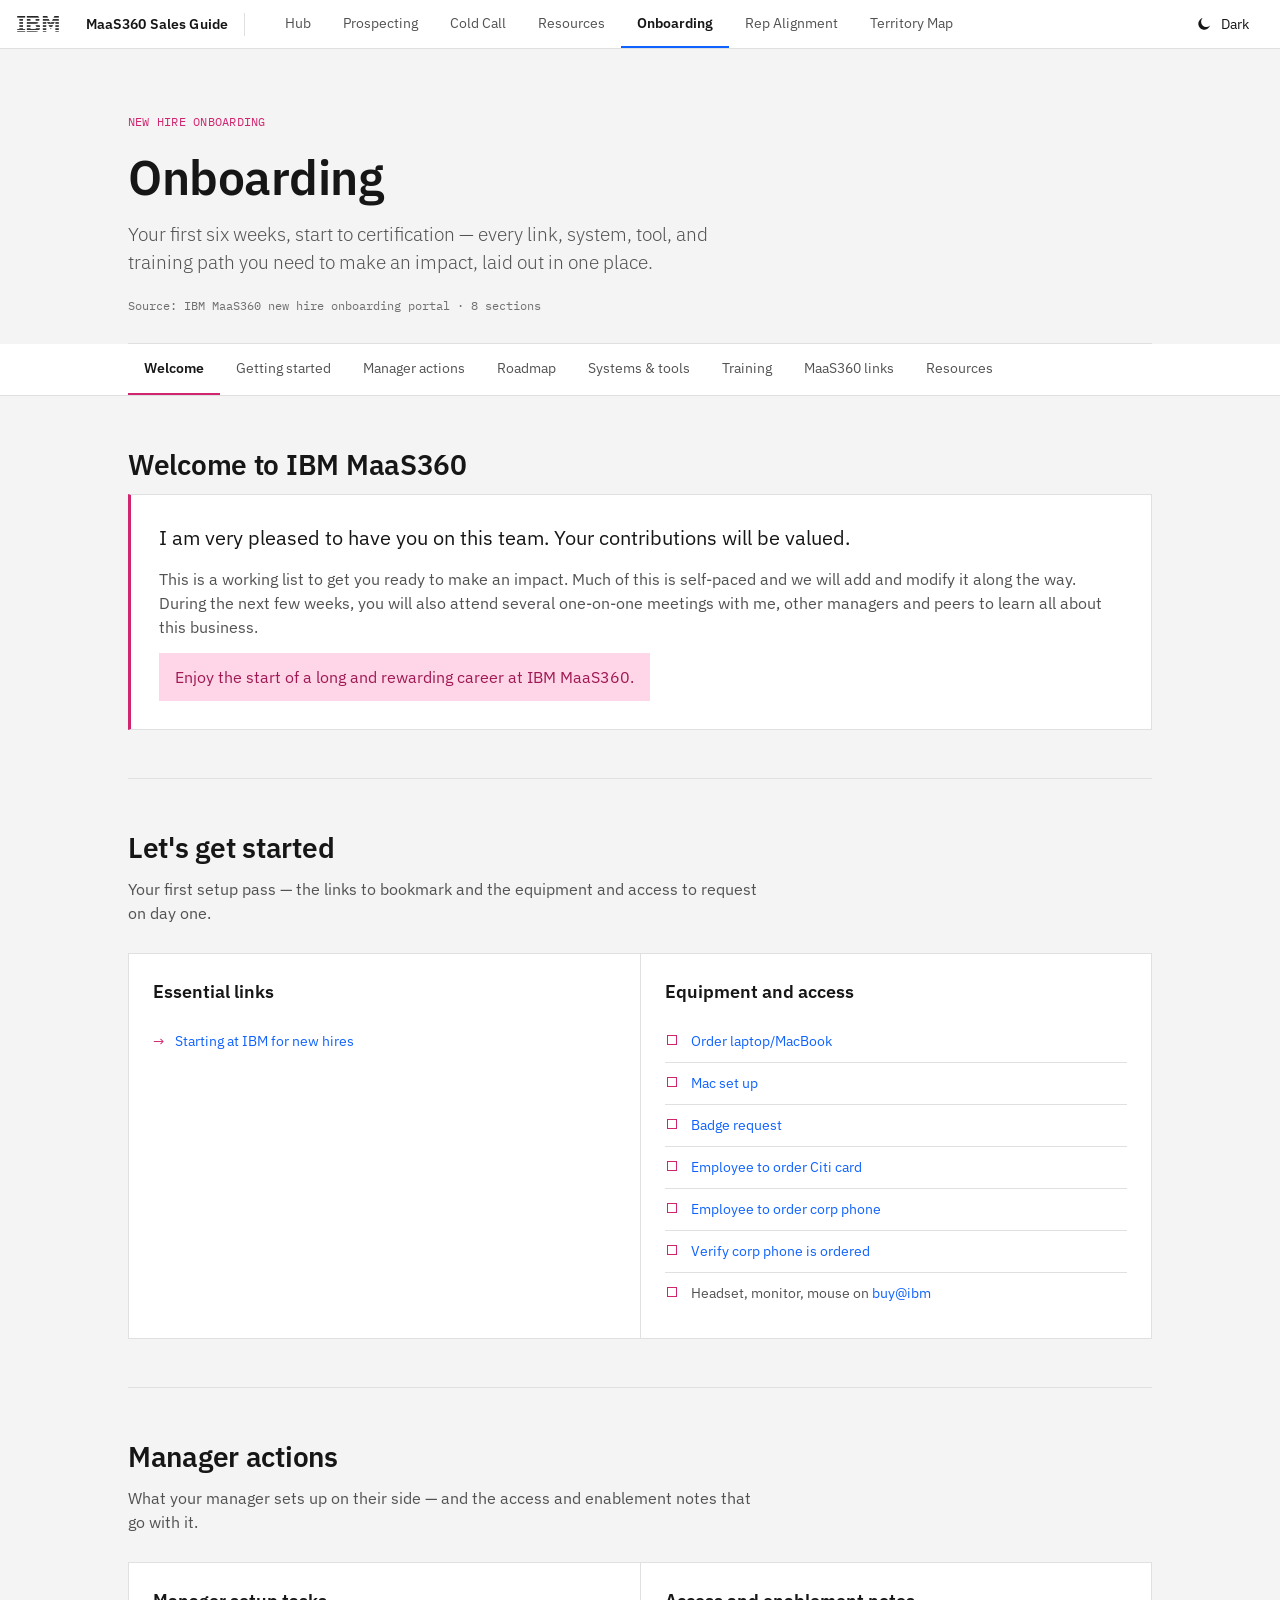
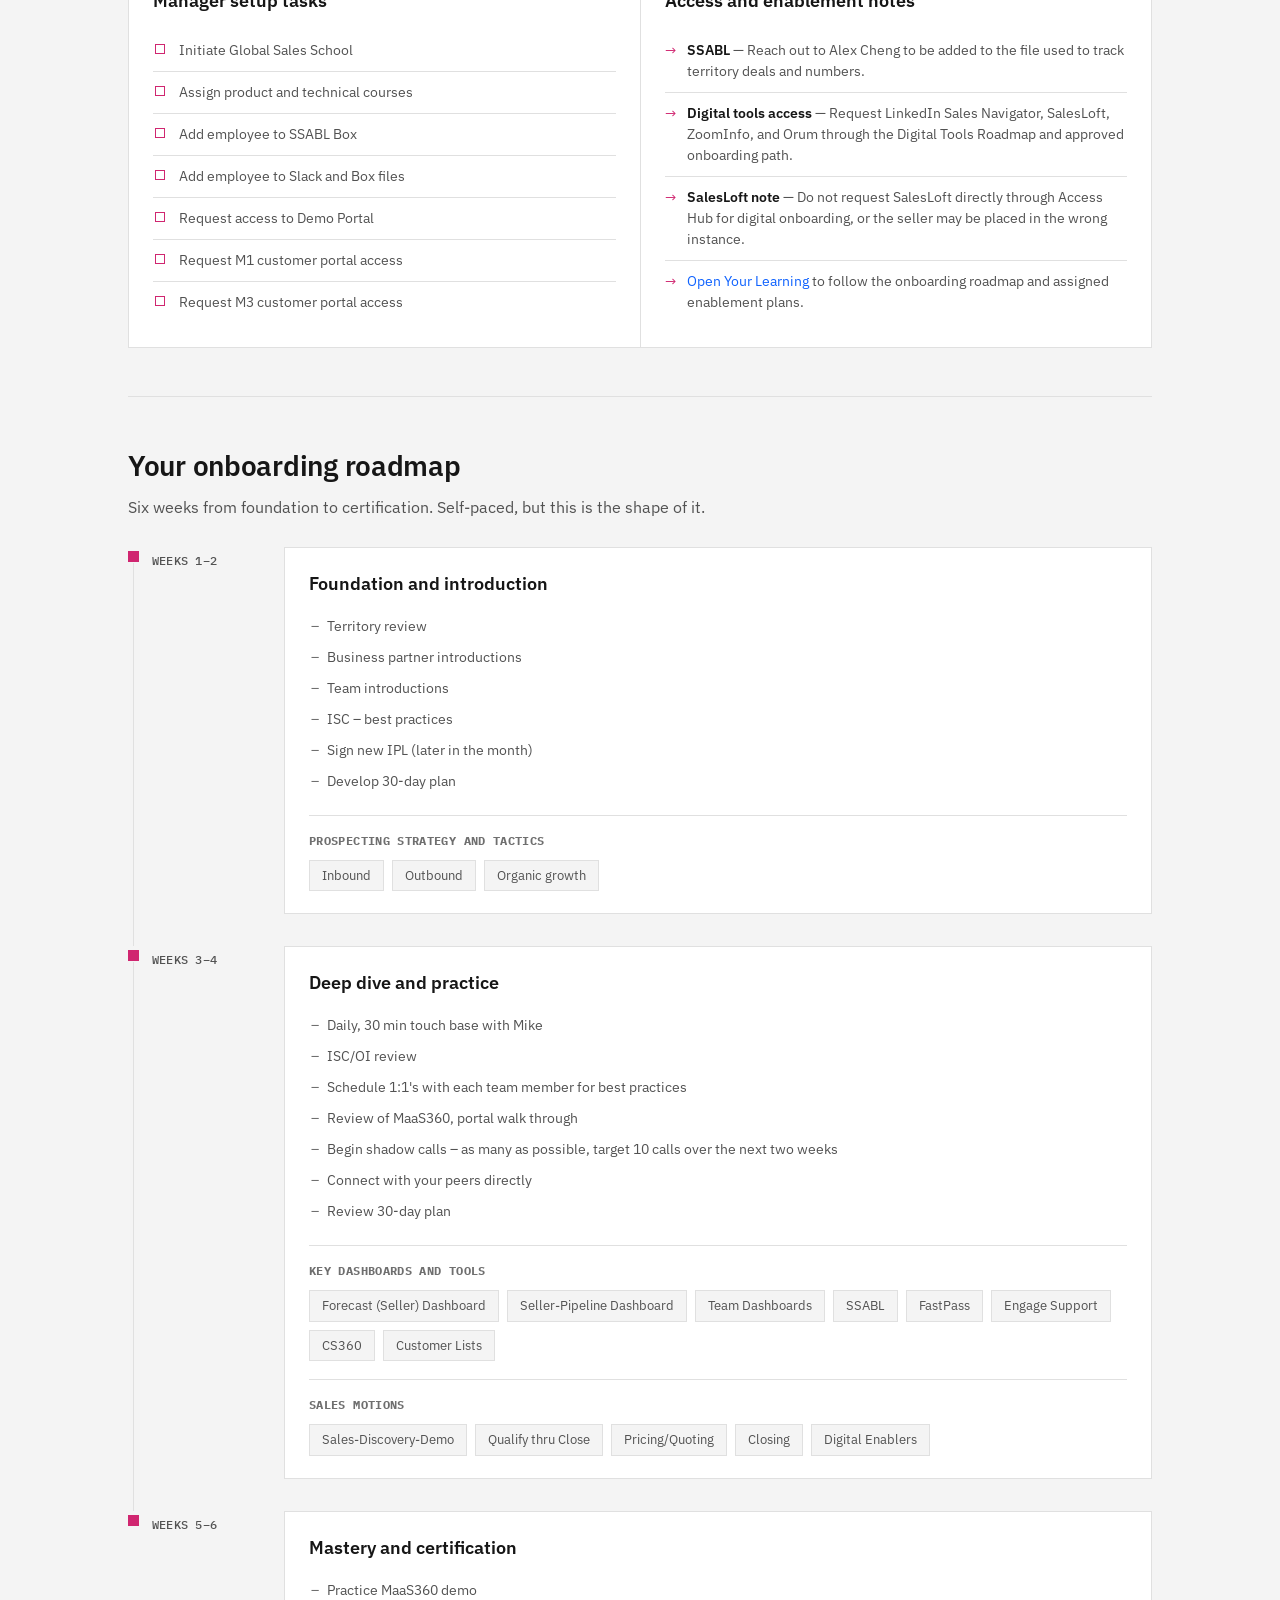
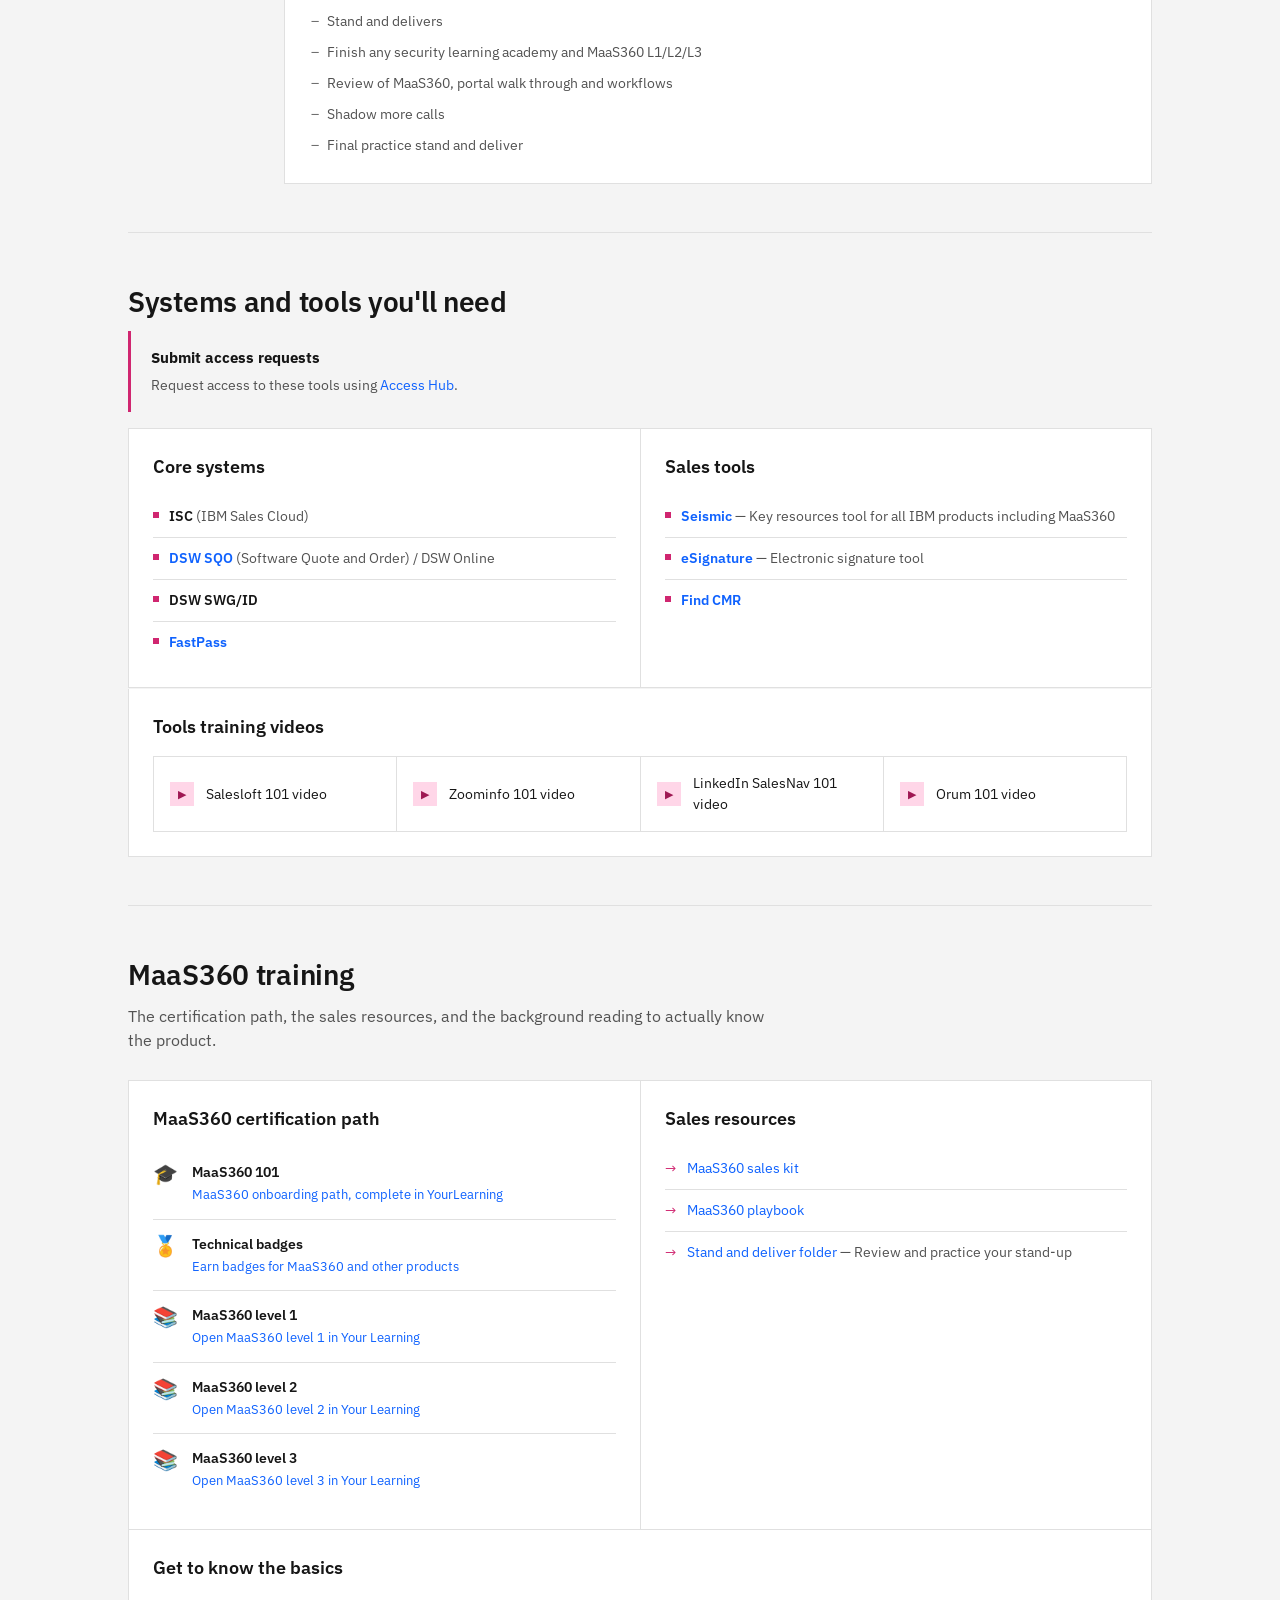
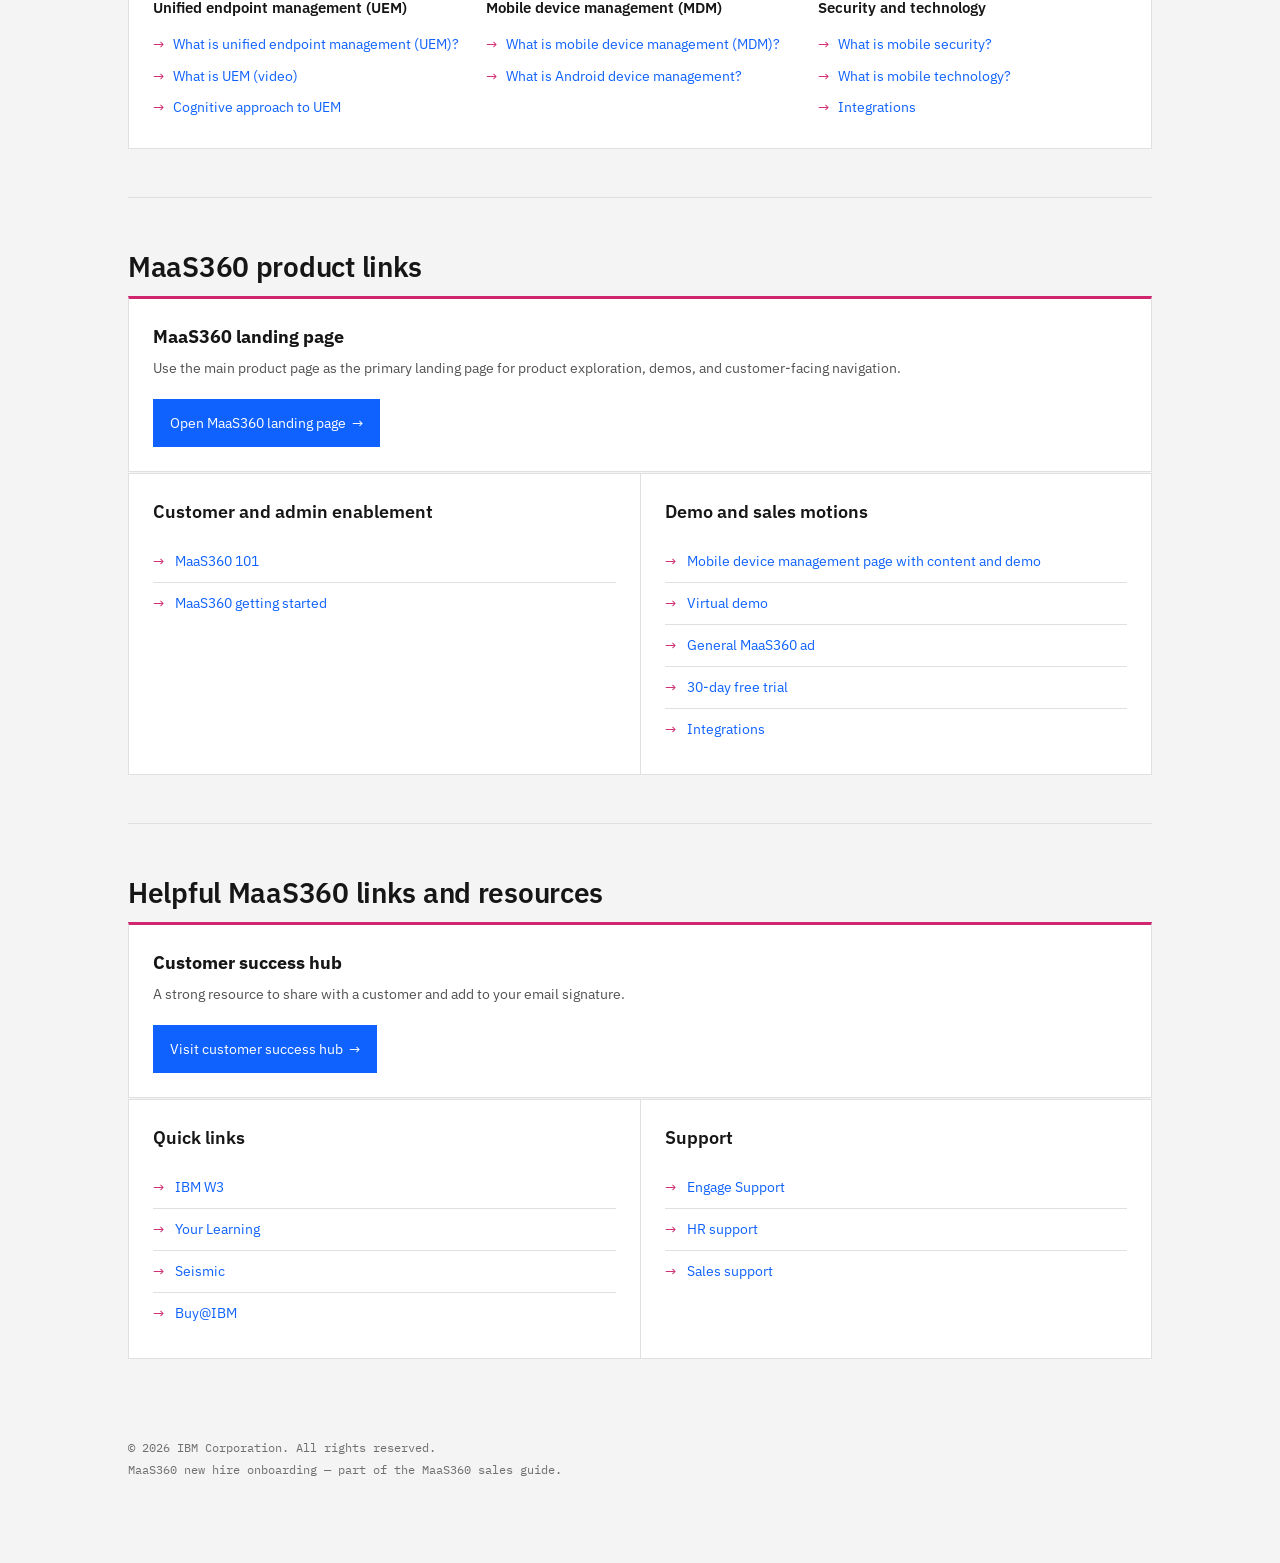
<file: onboarding.html>
<!DOCTYPE html>
<!--
  Onboarding guide page.
  Content extracted from the IBM MaaS360 New Hire Onboarding portal (source: ibm-onboarding.html).
  Styled with the shared IBM Carbon theme layer (carbon.css) — light/dark, IBM Plex Sans, IBM Blue.
-->
<html lang="en">
<head>
<meta charset="UTF-8">
<meta name="viewport" content="width=device-width, initial-scale=1.0">
<title>Onboarding — MaaS360 sales guide</title>
<link rel="preconnect" href="https://fonts.googleapis.com">
<link rel="preconnect" href="https://fonts.gstatic.com" crossorigin>
<link href="https://fonts.googleapis.com/css2?family=IBM+Plex+Mono:wght@400;500&family=IBM+Plex+Sans:wght@300;400;500;600;700&display=swap" rel="stylesheet">
<link rel="stylesheet" href="carbon.css">
<script src="carbon-theme.js"></script>
<style>
  .welcome-card{background:var(--panel);border:1px solid var(--line);border-left:3px solid var(--acc);padding:28px;}
  .welcome-card p{margin:0 0 14px;color:var(--text-dim);font-size:16px;}
  .welcome-card p:last-child{margin-bottom:0;}
  .welcome-lead{font-size:20px !important;color:var(--text) !important;font-weight:400;}
  .welcome-card .highlight{color:var(--acc-fg) !important;background:var(--acc-bg);padding:12px 16px;display:inline-block;}

  /* Timeline */
  .timeline{margin-top:8px;}
  .timeline-item{display:grid;grid-template-columns:132px 1fr;gap:24px;padding:0 0 32px;position:relative;}
  .timeline-item::before{content:"";position:absolute;left:5px;top:16px;bottom:0;width:1px;background:var(--line);}
  .timeline-item:last-child{padding-bottom:0;}
  .timeline-item:last-child::before{display:none;}
  .timeline-marker{position:relative;padding-left:24px;}
  .timeline-marker::before{content:"";position:absolute;left:0;top:4px;width:11px;height:11px;background:var(--acc);}
  .week-label{font-family:'IBM Plex Mono',monospace;font-size:12px;font-weight:500;letter-spacing:.02em;color:var(--text-dim);text-transform:uppercase;}
  .timeline-content{background:var(--panel);border:1px solid var(--line);padding:22px 24px;}
  .timeline-content h3{font-size:18px;font-weight:600;margin:0 0 14px;color:var(--text);}
  .timeline-content>ul{margin:0;padding:0;list-style:none;}
  .timeline-content>ul li{font-size:14px;color:var(--text-dim);line-height:1.5;padding:5px 0 5px 18px;position:relative;}
  .timeline-content>ul li::before{content:"–";position:absolute;left:2px;top:5px;color:var(--mist);}
  .subsection{margin-top:18px;padding-top:16px;border-top:1px solid var(--line);}
  .subsection h4{font-family:'IBM Plex Mono',monospace;font-size:12px;text-transform:uppercase;letter-spacing:.03em;color:var(--mist);margin:0 0 10px;}
  .subsection ul{display:flex;flex-wrap:wrap;gap:8px;margin:0;padding:0;list-style:none;}
  .subsection ul li{font-size:13px;color:var(--text-dim);background:var(--panel-2);padding:5px 12px;border:1px solid var(--line);}

  .tools-training{margin-top:1px;}
  .video-grid{display:grid;grid-template-columns:repeat(auto-fit,minmax(220px,1fr));gap:1px;background:var(--line);border:1px solid var(--line);}
  .video-link{display:flex;align-items:center;gap:12px;background:var(--panel);padding:16px;font-size:14px;color:var(--text);transition:background .11s;}
  .video-link:hover{background:var(--panel-2);text-decoration:none;color:var(--text);}
  .video-icon{width:24px;height:24px;flex:0 0 auto;background:var(--acc-bg);color:var(--acc-fg);display:flex;align-items:center;justify-content:center;font-size:11px;}

  .certification-list{margin:0;padding:0;list-style:none;}
  .certification-list li{display:flex;gap:14px;align-items:flex-start;padding:14px 0;border-top:1px solid var(--line);}
  .certification-list li:first-child{border-top:none;}
  .badge-icon{font-size:20px;flex:0 0 auto;line-height:1.2;}
  .certification-list strong{display:block;color:var(--text);margin-bottom:2px;font-size:14px;}
  .certification-list p{margin:0;font-size:13px;color:var(--text-dim);}

  .basics-grid{display:grid;grid-template-columns:repeat(auto-fit,minmax(230px,1fr));gap:24px;margin-top:4px;}
  .basic-item h4{color:var(--text);margin-bottom:10px;font-size:15px;}
  .basic-item ul{margin:0;padding:0;list-style:none;}
  .basic-item ul li{font-size:13.5px;color:var(--text-dim);padding:6px 0 6px 20px;position:relative;line-height:1.45;}
  .basic-item ul li::before{content:"→";position:absolute;left:0;top:6px;color:var(--acc);}

  .highlight-card{background:var(--panel);border:1px solid var(--line);border-top:3px solid var(--acc);padding:24px;margin-bottom:1px;}
  .highlight-card h3{color:var(--text);font-size:18px;margin:0 0 8px;}
  .highlight-card p{color:var(--text-dim);font-size:14px;margin:0 0 20px;}

  .footer{max-width:1056px;margin:0 auto;padding:32px 16px 80px;font-family:'IBM Plex Mono',monospace;font-size:12px;color:var(--mist);}
  .footer p{margin:0 0 4px;}

  @media (max-width:640px){
    .timeline-item{grid-template-columns:1fr;gap:8px;}
    .timeline-item::before{display:none;}
    .timeline-marker{padding-left:0;}
    .timeline-marker::before{display:none;}
  }
</style>
</head>
<body class="acc-onboarding">

<header class="site-nav">
  <div class="site-nav-inner">
    <a class="site-nav-brand" href="index.html" aria-label="MaaS360 Sales Guide — home">
      <svg class="ibm-logo" viewBox="0 0 110 44" role="img" aria-label="IBM">
        <defs><mask id="ibmbars">
          <rect width="110" height="44" fill="#000"/>
          <g fill="#fff">
            <rect y="0" width="110" height="2.93"/><rect y="5.87" width="110" height="2.93"/>
            <rect y="11.73" width="110" height="2.93"/><rect y="17.6" width="110" height="2.93"/>
            <rect y="23.47" width="110" height="2.93"/><rect y="29.33" width="110" height="2.93"/>
            <rect y="35.2" width="110" height="2.93"/><rect y="41.07" width="110" height="2.93"/>
          </g>
        </mask></defs>
        <text x="0" y="36" font-family="'IBM Plex Sans','Helvetica Neue',Arial,sans-serif" font-weight="700" font-size="46" letter-spacing="-1" fill="currentColor" mask="url(#ibmbars)">IBM</text>
      </svg>
      <span class="product">MaaS360 Sales Guide</span>
    </a>
    <nav class="site-nav-links" aria-label="Guides">
      <a href="index.html">Hub</a>
      <a href="prospecting.html">Prospecting</a>
      <a href="cold-call.html">Cold Call</a>
      <a href="resources.html">Resources</a>
      <a href="onboarding.html" class="active">Onboarding</a>
      <a href="rep-alignment.html">Rep Alignment</a>
      <a href="territory-map.html">Territory Map</a>
    </nav>
    <button class="theme-toggle" type="button" aria-label="Toggle light or dark theme">
      <svg class="tt-moon" viewBox="0 0 32 32" aria-hidden="true"><path d="M13.5 5.5A10.5 10.5 0 1 0 26.5 18.5 8.5 8.5 0 0 1 13.5 5.5z"/></svg>
      <svg class="tt-sun" viewBox="0 0 32 32" aria-hidden="true"><path d="M16 12a4 4 0 1 0 4 4 4 4 0 0 0-4-4zm0 6a2 2 0 1 1 2-2 2 2 0 0 1-2 2zM15 3h2v4h-2zM15 25h2v4h-2zM5.6 7l1.4-1.4 2.8 2.8L8.5 9.9zM22.1 23.5l1.4-1.4 2.9 2.8-1.5 1.5zM3 15h4v2H3zM25 15h4v2h-4zM7 26.4 5.6 25l2.8-2.9 1.5 1.5zM23.5 9.9l2.8-2.9L27.8 8.5 24.9 11.3z"/></svg>
      <span class="tt-label">Dark</span>
    </button>
  </div>
</header>

<div class="guide">
  <header class="g-hero">
    <div class="g-eyebrow">New hire onboarding</div>
    <h1 class="g-h1">Onboarding</h1>
    <p class="g-lede">Your first six weeks, start to certification — every link, system, tool, and training path you need to make an impact, laid out in one place.</p>
    <div class="g-meta">Source: IBM MaaS360 new hire onboarding portal · 8 sections</div>
  </header>
</div>

<nav class="g-toc" aria-label="On this page">
  <div class="g-toc-inner">
    <a href="#welcome">Welcome</a>
    <a href="#getting-started">Getting started</a>
    <a href="#manager-actions">Manager actions</a>
    <a href="#roadmap">Roadmap</a>
    <a href="#systems">Systems &amp; tools</a>
    <a href="#training">Training</a>
    <a href="#maas360-links">MaaS360 links</a>
    <a href="#resources">Resources</a>
  </div>
</nav>

<main class="g-main">

  <section id="welcome" class="g-section">
    <h2 class="g-section-title">Welcome to IBM MaaS360</h2>
    <div class="welcome-card">
      <p class="welcome-lead">I am very pleased to have you on this team. Your contributions will be valued.</p>
      <p>This is a working list to get you ready to make an impact. Much of this is self-paced and we will add and modify it along the way. During the next few weeks, you will also attend several one-on-one meetings with me, other managers and peers to learn all about this business.</p>
      <p class="highlight">Enjoy the start of a long and rewarding career at IBM MaaS360.</p>
    </div>
  </section>

  <section id="getting-started" class="g-section">
    <h2 class="g-section-title">Let's get started</h2>
    <p class="g-section-lede">Your first setup pass — the links to bookmark and the equipment and access to request on day one.</p>
    <div class="tile-grid">
      <div class="tile">
        <h3>Essential links</h3>
        <ul class="link-list">
          <li><a href="https://w3.ibm.com/w3publisher/new-hire-community/usa" target="_blank" rel="noopener">Starting at IBM for new hires</a></li>
        </ul>
      </div>
      <div class="tile">
        <h3>Equipment and access</h3>
        <ul class="checklist">
          <li><a href="https://w3.ibm.com/w3publisher/devices-ibm/getting-started/new-hires" target="_blank" rel="noopener">Order laptop/MacBook</a></li>
          <li><a href="https://w3.ibm.com/#/support/article/install_mac_software/enrollment_manual_setup?_lang=en" target="_blank" rel="noopener">Mac set up</a></li>
          <li><a href="https://w3.ibm.com/#/support/article/badges?_lang=en" target="_blank" rel="noopener">Badge request</a></li>
          <li><a href="https://w3.ibm.com/w3publisher/corporate-card-program/citi-corporate-card-application" target="_blank" rel="noopener">Employee to order Citi card</a></li>
          <li><a href="https://w3.ibm.com/mobile/eligibility/" target="_blank" rel="noopener">Employee to order corp phone</a></li>
          <li><a href="https://w3.ibm.com/mobile/eligibility/Order" target="_blank" rel="noopener">Verify corp phone is ordered</a></li>
          <li>Headset, monitor, mouse on <a href="https://w3.ibm.com/buyatibm/" target="_blank" rel="noopener">buy@ibm</a></li>
        </ul>
      </div>
    </div>
  </section>

  <section id="manager-actions" class="g-section">
    <h2 class="g-section-title">Manager actions</h2>
    <p class="g-section-lede">What your manager sets up on their side — and the access and enablement notes that go with it.</p>
    <div class="tile-grid">
      <div class="tile">
        <h3>Manager setup tasks</h3>
        <ul class="checklist">
          <li>Initiate Global Sales School</li>
          <li>Assign product and technical courses</li>
          <li>Add employee to SSABL Box</li>
          <li>Add employee to Slack and Box files</li>
          <li>Request access to Demo Portal</li>
          <li>Request M1 customer portal access</li>
          <li>Request M3 customer portal access</li>
        </ul>
      </div>
      <div class="tile">
        <h3>Access and enablement notes</h3>
        <ul class="link-list">
          <li><strong>SSABL</strong> — Reach out to Alex Cheng to be added to the file used to track territory deals and numbers.</li>
          <li><strong>Digital tools access</strong> — Request LinkedIn Sales Navigator, SalesLoft, ZoomInfo, and Orum through the Digital Tools Roadmap and approved onboarding path.</li>
          <li><strong>SalesLoft note</strong> — Do not request SalesLoft directly through Access Hub for digital onboarding, or the seller may be placed in the wrong instance.</li>
          <li><a href="https://yourlearning.ibm.com" target="_blank" rel="noopener">Open Your Learning</a> to follow the onboarding roadmap and assigned enablement plans.</li>
        </ul>
      </div>
    </div>
  </section>

  <section id="roadmap" class="g-section">
    <h2 class="g-section-title">Your onboarding roadmap</h2>
    <p class="g-section-lede">Six weeks from foundation to certification. Self-paced, but this is the shape of it.</p>
    <div class="timeline">
      <div class="timeline-item">
        <div class="timeline-marker"><span class="week-label">Weeks 1–2</span></div>
        <div class="timeline-content">
          <h3>Foundation and introduction</h3>
          <ul>
            <li>Territory review</li>
            <li>Business partner introductions</li>
            <li>Team introductions</li>
            <li>ISC – best practices</li>
            <li>Sign new IPL (later in the month)</li>
            <li>Develop 30-day plan</li>
          </ul>
          <div class="subsection">
            <h4>Prospecting strategy and tactics</h4>
            <ul><li>Inbound</li><li>Outbound</li><li>Organic growth</li></ul>
          </div>
        </div>
      </div>
      <div class="timeline-item">
        <div class="timeline-marker"><span class="week-label">Weeks 3–4</span></div>
        <div class="timeline-content">
          <h3>Deep dive and practice</h3>
          <ul>
            <li>Daily, 30 min touch base with Mike</li>
            <li>ISC/OI review</li>
            <li>Schedule 1:1's with each team member for best practices</li>
            <li>Review of MaaS360, portal walk through</li>
            <li>Begin shadow calls – as many as possible, target 10 calls over the next two weeks</li>
            <li>Connect with your peers directly</li>
            <li>Review 30-day plan</li>
          </ul>
          <div class="subsection">
            <h4>Key dashboards and tools</h4>
            <ul><li>Forecast (Seller) Dashboard</li><li>Seller-Pipeline Dashboard</li><li>Team Dashboards</li><li>SSABL</li><li>FastPass</li><li>Engage Support</li><li>CS360</li><li>Customer Lists</li></ul>
          </div>
          <div class="subsection">
            <h4>Sales motions</h4>
            <ul><li>Sales-Discovery-Demo</li><li>Qualify thru Close</li><li>Pricing/Quoting</li><li>Closing</li><li>Digital Enablers</li></ul>
          </div>
        </div>
      </div>
      <div class="timeline-item">
        <div class="timeline-marker"><span class="week-label">Weeks 5–6</span></div>
        <div class="timeline-content">
          <h3>Mastery and certification</h3>
          <ul>
            <li>Practice MaaS360 demo</li>
            <li>Stand and delivers</li>
            <li>Finish any security learning academy and MaaS360 L1/L2/L3</li>
            <li>Review of MaaS360, portal walk through and workflows</li>
            <li>Shadow more calls</li>
            <li>Final practice stand and deliver</li>
          </ul>
        </div>
      </div>
    </div>
  </section>

  <section id="systems" class="g-section">
    <h2 class="g-section-title">Systems and tools you'll need</h2>
    <div class="callout" style="margin-bottom:16px;">
      <h3>Submit access requests</h3>
      <p>Request access to these tools using <a href="https://ibm-support.saviyntcloud.com/ECMv6/request/requestHome" target="_blank" rel="noopener">Access Hub</a>.</p>
    </div>
    <div class="tile-grid">
      <div class="tile">
        <h3>Core systems</h3>
        <ul class="tool-list">
          <li><strong>ISC</strong> (IBM Sales Cloud)</li>
          <li><strong><a href="https://w3-314.ibm.com/software/sales/passportadvantage/dswpricebook/quotestatus/statussearch.wss?jadeAction=FIND_QUOTE_BY_IBMER" target="_blank" rel="noopener">DSW SQO</a></strong> (Software Quote and Order) / DSW Online</li>
          <li><strong>DSW SWG/ID</strong></li>
          <li><strong><a href="https://fastpass.w3cloud.ibm.com/sales/fastpass/customers.jsp" target="_blank" rel="noopener">FastPass</a></strong></li>
        </ul>
      </div>
      <div class="tile">
        <h3>Sales tools</h3>
        <ul class="tool-list">
          <li><strong><a href="https://auth-ibm.seismic.com/tenants/ibm/account/login" target="_blank" rel="noopener">Seismic</a></strong> — Key resources tool for all IBM products including MaaS360</li>
          <li><strong><a href="https://ibm.biz/ibm_esignature" target="_blank" rel="noopener">eSignature</a></strong> — Electronic signature tool</li>
          <li><strong><a href="https://createcmr.epm2-prod.not-for-users.ibm.com/CreateCMR/login" target="_blank" rel="noopener">Find CMR</a></strong></li>
        </ul>
      </div>
    </div>
    <div class="tile tools-training" style="border:1px solid var(--line);border-top:none;">
      <h3>Tools training videos</h3>
      <div class="video-grid">
        <a href="https://secure.video.ibm.com/channel/25333338/video/134775954" class="video-link" target="_blank" rel="noopener"><span class="video-icon">▶</span><span>Salesloft 101 video</span></a>
        <a href="https://secure.video.ibm.com/channel/25333338/video/134772240" class="video-link" target="_blank" rel="noopener"><span class="video-icon">▶</span><span>Zoominfo 101 video</span></a>
        <a href="https://secure.video.ibm.com/channel/25333338/video/134772689" class="video-link" target="_blank" rel="noopener"><span class="video-icon">▶</span><span>LinkedIn SalesNav 101 video</span></a>
        <a href="https://secure.video.ibm.com/channel/25333338/video/134772646" class="video-link" target="_blank" rel="noopener"><span class="video-icon">▶</span><span>Orum 101 video</span></a>
      </div>
    </div>
  </section>

  <section id="training" class="g-section">
    <h2 class="g-section-title">MaaS360 training</h2>
    <p class="g-section-lede">The certification path, the sales resources, and the background reading to actually know the product.</p>
    <div class="tile-grid">
      <div class="tile">
        <h3>MaaS360 certification path</h3>
        <ul class="certification-list">
          <li><span class="badge-icon">🎓</span><div><strong>MaaS360 101</strong><p><a href="https://yourlearning.ibm.com/activity/PLAN-567B3C64CBB1" target="_blank" rel="noopener">MaaS360 onboarding path, complete in YourLearning</a></p></div></li>
          <li><span class="badge-icon">🏅</span><div><strong>Technical badges</strong><p><a href="https://ibm.seismic.com/app?ContentId=4e789e23-017f-45e1-9fc9-988106b3a9d5" target="_blank" rel="noopener">Earn badges for MaaS360 and other products</a></p></div></li>
          <li><span class="badge-icon">📚</span><div><strong>MaaS360 level 1</strong><p><a href="https://yourlearning.ibm.com/activity/PLAN-7E2F007C977C" target="_blank" rel="noopener">Open MaaS360 level 1 in Your Learning</a></p></div></li>
          <li><span class="badge-icon">📚</span><div><strong>MaaS360 level 2</strong><p><a href="https://yourlearning.ibm.com/activity/PLAN-9C29E2D7F538" target="_blank" rel="noopener">Open MaaS360 level 2 in Your Learning</a></p></div></li>
          <li><span class="badge-icon">📚</span><div><strong>MaaS360 level 3</strong><p><a href="https://yourlearning.ibm.com/activity/PLAN-06013C7D6F64" target="_blank" rel="noopener">Open MaaS360 level 3 in Your Learning</a></p></div></li>
        </ul>
      </div>
      <div class="tile">
        <h3>Sales resources</h3>
        <ul class="resource-list">
          <li><a href="https://ibm.seismic.com/Link/Content/DC26bbMRcHWFR8QXhHR39fjPmVmP" target="_blank" rel="noopener">MaaS360 sales kit</a></li>
          <li><a href="https://ibm.box.com/s/21ng0bg1vf12nqo6wh1lfhunlj9iprl6" target="_blank" rel="noopener">MaaS360 playbook</a></li>
          <li><a href="https://ibm.ent.box.com/s/rw2clrc8zf2nxw0teukvc7jh76j2ansp" target="_blank" rel="noopener">Stand and deliver folder</a> — Review and practice your stand-up</li>
        </ul>
      </div>
    </div>
    <div class="tile" style="border:1px solid var(--line);border-top:none;">
      <h3>Get to know the basics</h3>
      <div class="basics-grid">
        <div class="basic-item">
          <h4>Unified endpoint management (UEM)</h4>
          <ul>
            <li><a href="https://www.ibm.com/topics/uem" target="_blank" rel="noopener">What is unified endpoint management (UEM)?</a></li>
            <li><a href="https://www.youtube.com/watch?v=cuQQhINhImQ" target="_blank" rel="noopener">What is UEM (video)</a></li>
            <li><a href="https://mediacenter.ibm.com/media/1_oruqi3q0" target="_blank" rel="noopener">Cognitive approach to UEM</a></li>
          </ul>
        </div>
        <div class="basic-item">
          <h4>Mobile device management (MDM)</h4>
          <ul>
            <li><a href="https://www.ibm.com/topics/mobile-device-management" target="_blank" rel="noopener">What is mobile device management (MDM)?</a></li>
            <li><a href="https://www.ibm.com/topics/android-device-management" target="_blank" rel="noopener">What is Android device management?</a></li>
          </ul>
        </div>
        <div class="basic-item">
          <h4>Security and technology</h4>
          <ul>
            <li><a href="https://www.ibm.com/topics/mobile-security" target="_blank" rel="noopener">What is mobile security?</a></li>
            <li><a href="https://www.ibm.com/topics/mobile-technology" target="_blank" rel="noopener">What is mobile technology?</a></li>
            <li><a href="https://www.ibm.com/products/maas360/integrations" target="_blank" rel="noopener">Integrations</a></li>
          </ul>
        </div>
      </div>
    </div>
  </section>

  <section id="maas360-links" class="g-section">
    <h2 class="g-section-title">MaaS360 product links</h2>
    <div class="highlight-card">
      <h3>MaaS360 landing page</h3>
      <p>Use the main product page as the primary landing page for product exploration, demos, and customer-facing navigation.</p>
      <a href="https://www.ibm.com/products/maas360" class="btn-primary" target="_blank" rel="noopener">Open MaaS360 landing page&nbsp;&nbsp;→</a>
    </div>
    <div class="tile-grid">
      <div class="tile">
        <h3>Customer and admin enablement</h3>
        <ul class="resource-list">
          <li><a href="https://www.ibm.com/community/101/maas360/" target="_blank" rel="noopener">MaaS360 101</a></li>
          <li><a href="https://learn.ibm.com/enrol/index.php?id=16700" target="_blank" rel="noopener">MaaS360 getting started</a></li>
        </ul>
      </div>
      <div class="tile">
        <h3>Demo and sales motions</h3>
        <ul class="resource-list">
          <li><a href="https://www.ibm.com/think/topics/mobile-device-management" target="_blank" rel="noopener">Mobile device management page with content and demo</a></li>
          <li><a href="https://mediacenter.ibm.com/media/Product+demoA+IBM+Security+MaaS360+/1_u5z2xp7w/22693771" target="_blank" rel="noopener">Virtual demo</a></li>
          <li><a href="https://mediacenter.ibm.com/media/Product%20Demo%3A%20IBM%20Security%20MaaS360%20with%20Watson/1_o4dujnxc" target="_blank" rel="noopener">General MaaS360 ad</a></li>
          <li><a href="https://www.ibm.com/account/reg/us-en/subscribe?formid=urx-30629" target="_blank" rel="noopener">30-day free trial</a></li>
          <li><a href="https://www.ibm.com/products/maas360/integrations" target="_blank" rel="noopener">Integrations</a></li>
        </ul>
      </div>
    </div>
  </section>

  <section id="resources" class="g-section">
    <h2 class="g-section-title">Helpful MaaS360 links and resources</h2>
    <div class="highlight-card">
      <h3>Customer success hub</h3>
      <p>A strong resource to share with a customer and add to your email signature.</p>
      <a href="https://www.ibm.com/security/digital-assets/mysecurity-headquarter/maas360/" class="btn-primary" target="_blank" rel="noopener">Visit customer success hub&nbsp;&nbsp;→</a>
    </div>
    <div class="tile-grid">
      <div class="tile">
        <h3>Quick links</h3>
        <ul class="link-list">
          <li><a href="https://w3.ibm.com" target="_blank" rel="noopener">IBM W3</a></li>
          <li><a href="https://yourlearning.ibm.com" target="_blank" rel="noopener">Your Learning</a></li>
          <li><a href="https://ibm.seismic.com" target="_blank" rel="noopener">Seismic</a></li>
          <li><a href="https://w3.ibm.com/buyatibm/" target="_blank" rel="noopener">Buy@IBM</a></li>
        </ul>
      </div>
      <div class="tile">
        <h3>Support</h3>
        <ul class="link-list">
          <li><a href="https://engage-support.ibm.com/" target="_blank" rel="noopener">Engage Support</a></li>
          <li><a href="https://w3.ibm.com/hr/askhr/home" target="_blank" rel="noopener">HR support</a></li>
          <li><a href="https://w3.ibm.com/w3publisher/asksales" target="_blank" rel="noopener">Sales support</a></li>
        </ul>
      </div>
    </div>
  </section>

</main>

<footer class="footer">
  <p>© 2026 IBM Corporation. All rights reserved.</p>
  <p>MaaS360 new hire onboarding — part of the MaaS360 sales guide.</p>
</footer>

<script>
  (function(){
    var links=[].slice.call(document.querySelectorAll('.g-toc a')),map={};
    links.forEach(function(a){map[a.getAttribute('href').slice(1)]=a;});
    var obs=new IntersectionObserver(function(es){es.forEach(function(e){
      if(e.isIntersecting){links.forEach(function(a){a.classList.remove('here');});if(map[e.target.id])map[e.target.id].classList.add('here');}
    });},{rootMargin:'-45% 0px -50% 0px',threshold:0});
    document.querySelectorAll('main section[id]').forEach(function(s){obs.observe(s);});
  })();
</script>
</body>
</html>
</file>
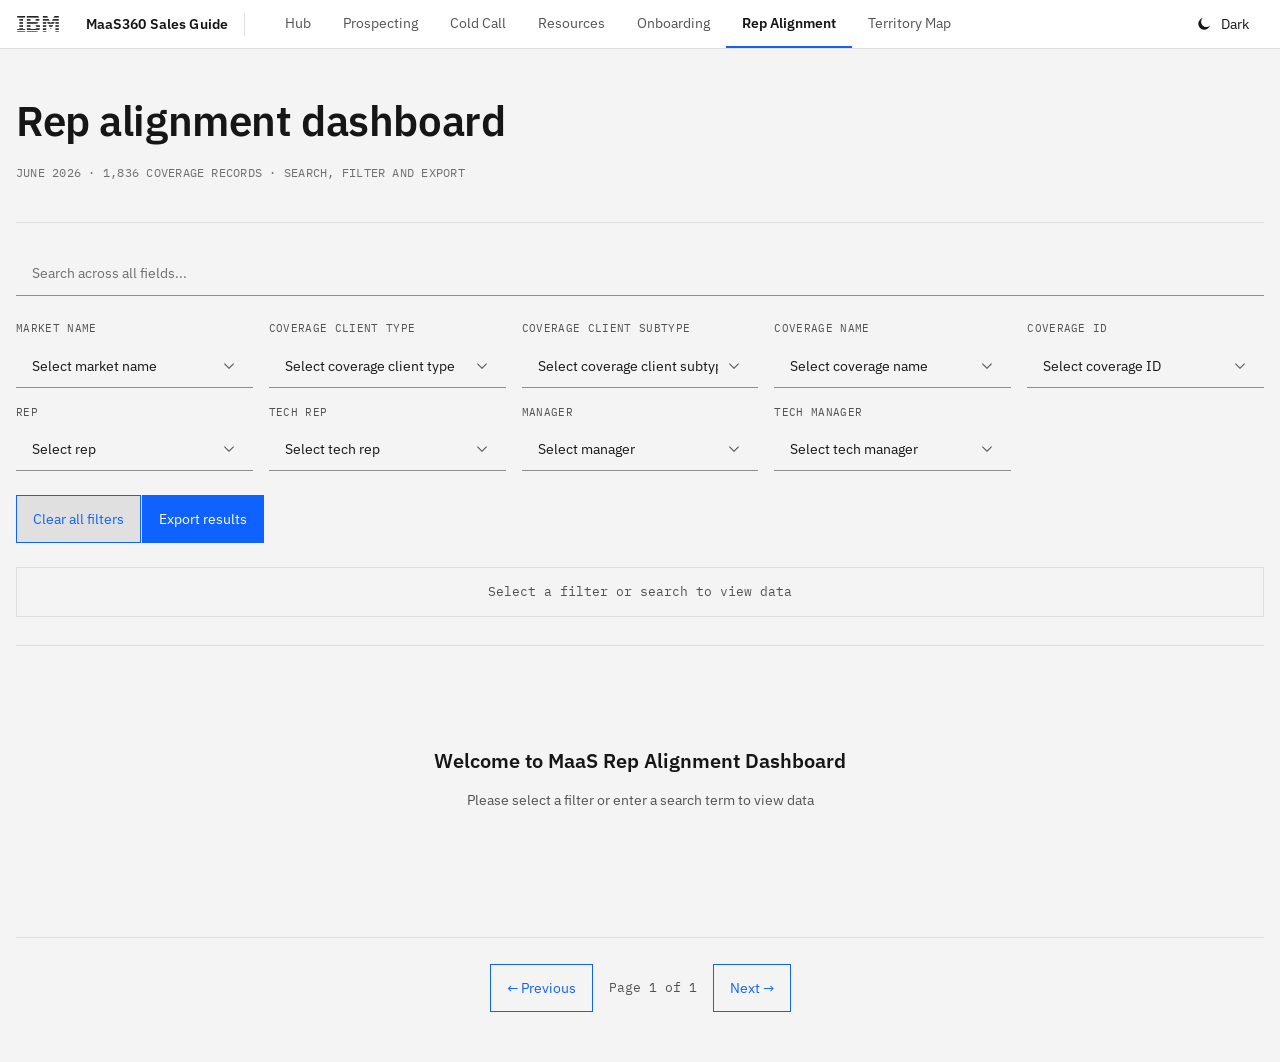
<file: rep-alignment.html>
<!DOCTYPE html>
<!--
  Rep alignment dashboard. Interactive table kept fully functional (maas-script.js
  unchanged, embedded data). Styled with the shared IBM Carbon theme layer (carbon.css).
-->
<html lang="en">
<head>
  <meta charset="UTF-8">
  <meta name="viewport" content="width=device-width, initial-scale=1.0">
  <title>Rep alignment — MaaS360 sales guide</title>
  <link rel="preconnect" href="https://fonts.googleapis.com">
  <link rel="preconnect" href="https://fonts.gstatic.com" crossorigin>
  <link href="https://fonts.googleapis.com/css2?family=IBM+Plex+Mono:wght@400;500&family=IBM+Plex+Sans:wght@300;400;500;600;700&display=swap" rel="stylesheet">
  <link rel="stylesheet" href="carbon.css">
  <link rel="stylesheet" href="maas-styles.css">
  <style>
  .table-container {
    overflow-x: auto;          /* horizontal scroll only — no height clipping */
  }
  #dataTable thead {
    position: sticky;
    top: 0;
    z-index: 10;
  }
</style>
  <script src="carbon-theme.js"></script>
</head>
<body>
  <header class="site-nav">
    <div class="site-nav-inner">
      <a class="site-nav-brand" href="index.html" aria-label="MaaS360 Sales Guide — home">
        <svg class="ibm-logo" viewBox="0 0 110 44" role="img" aria-label="IBM">
          <defs><mask id="ibmbars">
            <rect width="110" height="44" fill="#000"/>
            <g fill="#fff">
              <rect y="0" width="110" height="2.93"/><rect y="5.87" width="110" height="2.93"/>
              <rect y="11.73" width="110" height="2.93"/><rect y="17.6" width="110" height="2.93"/>
              <rect y="23.47" width="110" height="2.93"/><rect y="29.33" width="110" height="2.93"/>
              <rect y="35.2" width="110" height="2.93"/><rect y="41.07" width="110" height="2.93"/>
            </g>
          </mask></defs>
          <text x="0" y="36" font-family="'IBM Plex Sans','Helvetica Neue',Arial,sans-serif" font-weight="700" font-size="46" letter-spacing="-1" fill="currentColor" mask="url(#ibmbars)">IBM</text>
        </svg>
        <span class="product">MaaS360 Sales Guide</span>
      </a>
      <nav class="site-nav-links" aria-label="Guides">
        <a href="index.html">Hub</a>
        <a href="prospecting.html">Prospecting</a>
        <a href="cold-call.html">Cold Call</a>
        <a href="resources.html">Resources</a>
        <a href="onboarding.html">Onboarding</a>
        <a href="rep-alignment.html" class="active">Rep Alignment</a>
        <a href="territory-map.html">Territory Map</a>
      </nav>
      <button class="theme-toggle" type="button" aria-label="Toggle light or dark theme">
        <svg class="tt-moon" viewBox="0 0 32 32" aria-hidden="true"><path d="M13.5 5.5A10.5 10.5 0 1 0 26.5 18.5 8.5 8.5 0 0 1 13.5 5.5z"/></svg>
        <svg class="tt-sun" viewBox="0 0 32 32" aria-hidden="true"><path d="M16 12a4 4 0 1 0 4 4 4 4 0 0 0-4-4zm0 6a2 2 0 1 1 2-2 2 2 0 0 1-2 2zM15 3h2v4h-2zM15 25h2v4h-2zM5.6 7l1.4-1.4 2.8 2.8L8.5 9.9zM22.1 23.5l1.4-1.4 2.9 2.8-1.5 1.5zM3 15h4v2H3zM25 15h4v2h-4zM7 26.4 5.6 25l2.8-2.9 1.5 1.5zM23.5 9.9l2.8-2.9L27.8 8.5 24.9 11.3z"/></svg>
        <span class="tt-label">Dark</span>
      </button>
    </div>
  </header>

  <div class="app-wrap">
    <div class="container">
      <header class="app-header">
        <h1>Rep alignment dashboard</h1>
        <p class="subtitle">June 2026 · 1,836 coverage records · search, filter and export</p>
      </header>

      <div class="controls-section">
        <div class="search-box">
          <input type="text" id="searchInput" placeholder="Search across all fields...">
        </div>

        <div class="filters-grid">
          <div class="filter-group"><label for="marketNameFilter">Market name</label><select id="marketNameFilter"><option value="">Select market name</option></select></div>
          <div class="filter-group"><label for="coverageClientTypeFilter">Coverage client type</label><select id="coverageClientTypeFilter"><option value="">Select coverage client type</option></select></div>
          <div class="filter-group"><label for="coverageClientSubtypeFilter">Coverage client subtype</label><select id="coverageClientSubtypeFilter"><option value="">Select coverage client subtype</option></select></div>
          <div class="filter-group"><label for="coverageNameFilter">Coverage name</label><select id="coverageNameFilter"><option value="">Select coverage name</option></select></div>
          <div class="filter-group"><label for="coverageIdFilter">Coverage ID</label><select id="coverageIdFilter"><option value="">Select coverage ID</option></select></div>
          <div class="filter-group"><label for="repFilter">Rep</label><select id="repFilter"><option value="">Select rep</option></select></div>
          <div class="filter-group"><label for="techRepFilter">Tech rep</label><select id="techRepFilter"><option value="">Select tech rep</option></select></div>
          <div class="filter-group"><label for="managerFilter">Manager</label><select id="managerFilter"><option value="">Select manager</option></select></div>
          <div class="filter-group"><label for="techManagerFilter">Tech manager</label><select id="techManagerFilter"><option value="">Select tech manager</option></select></div>
        </div>

        <div class="action-buttons">
          <button id="clearFilters" class="btn-secondary">Clear all filters</button>
          <button id="exportBtn" class="btn-primary">Export results</button>
        </div>

        <div class="results-info">
          <span id="resultsCount">Select a filter or search to view data</span>
        </div>
      </div>

      <div class="table-container">
        <table id="dataTable">
          <thead>
            <tr>
              <th data-sort="GEOGRAPHY_NAME">Geography ↕</th>
              <th data-sort="MARKET_NAME">Market ↕</th>
              <th data-sort="SUB_MARKET_NAME">Sub market ↕</th>
              <th data-sort="SALES_GROUP_NAME">Sales group ↕</th>
              <th data-sort="COVE_CLIENT_TYPE_DESC">Client type ↕</th>
              <th data-sort="BRANCH_NAME">Branch ↕</th>
              <th data-sort="BRANCH_UNIT_NAME">Branch unit ↕</th>
              <th data-sort="COVERAGE_NAME">Coverage ↕</th>
              <th data-sort="Rep">Rep ↕</th>
              <th data-sort="Role">Role ↕</th>
              <th data-sort="Rep Email">Rep email ↕</th>
              <th data-sort="Tech Rep">Tech rep ↕</th>
              <th data-sort="Tech Rep Email">Tech rep email ↕</th>
              <th data-sort="Manager">Manager ↕</th>
              <th data-sort="Manager Email">Manager email ↕</th>
              <th data-sort="Tech Manager">Tech manager ↕</th>
              <th data-sort="Tech Manager Email">Tech manager email ↕</th>
            </tr>
          </thead>
          <tbody id="tableBody"><!-- populated by JavaScript --></tbody>
        </table>
      </div>

      <div class="pagination">
        <button id="prevPage" class="btn-secondary">← Previous</button>
        <span id="pageInfo">Page 1 of 1</span>
        <button id="nextPage" class="btn-secondary">Next →</button>
      </div>
    </div>
  </div>

  <script src="maas-script.js"></script>
</body>
</html>
</file>
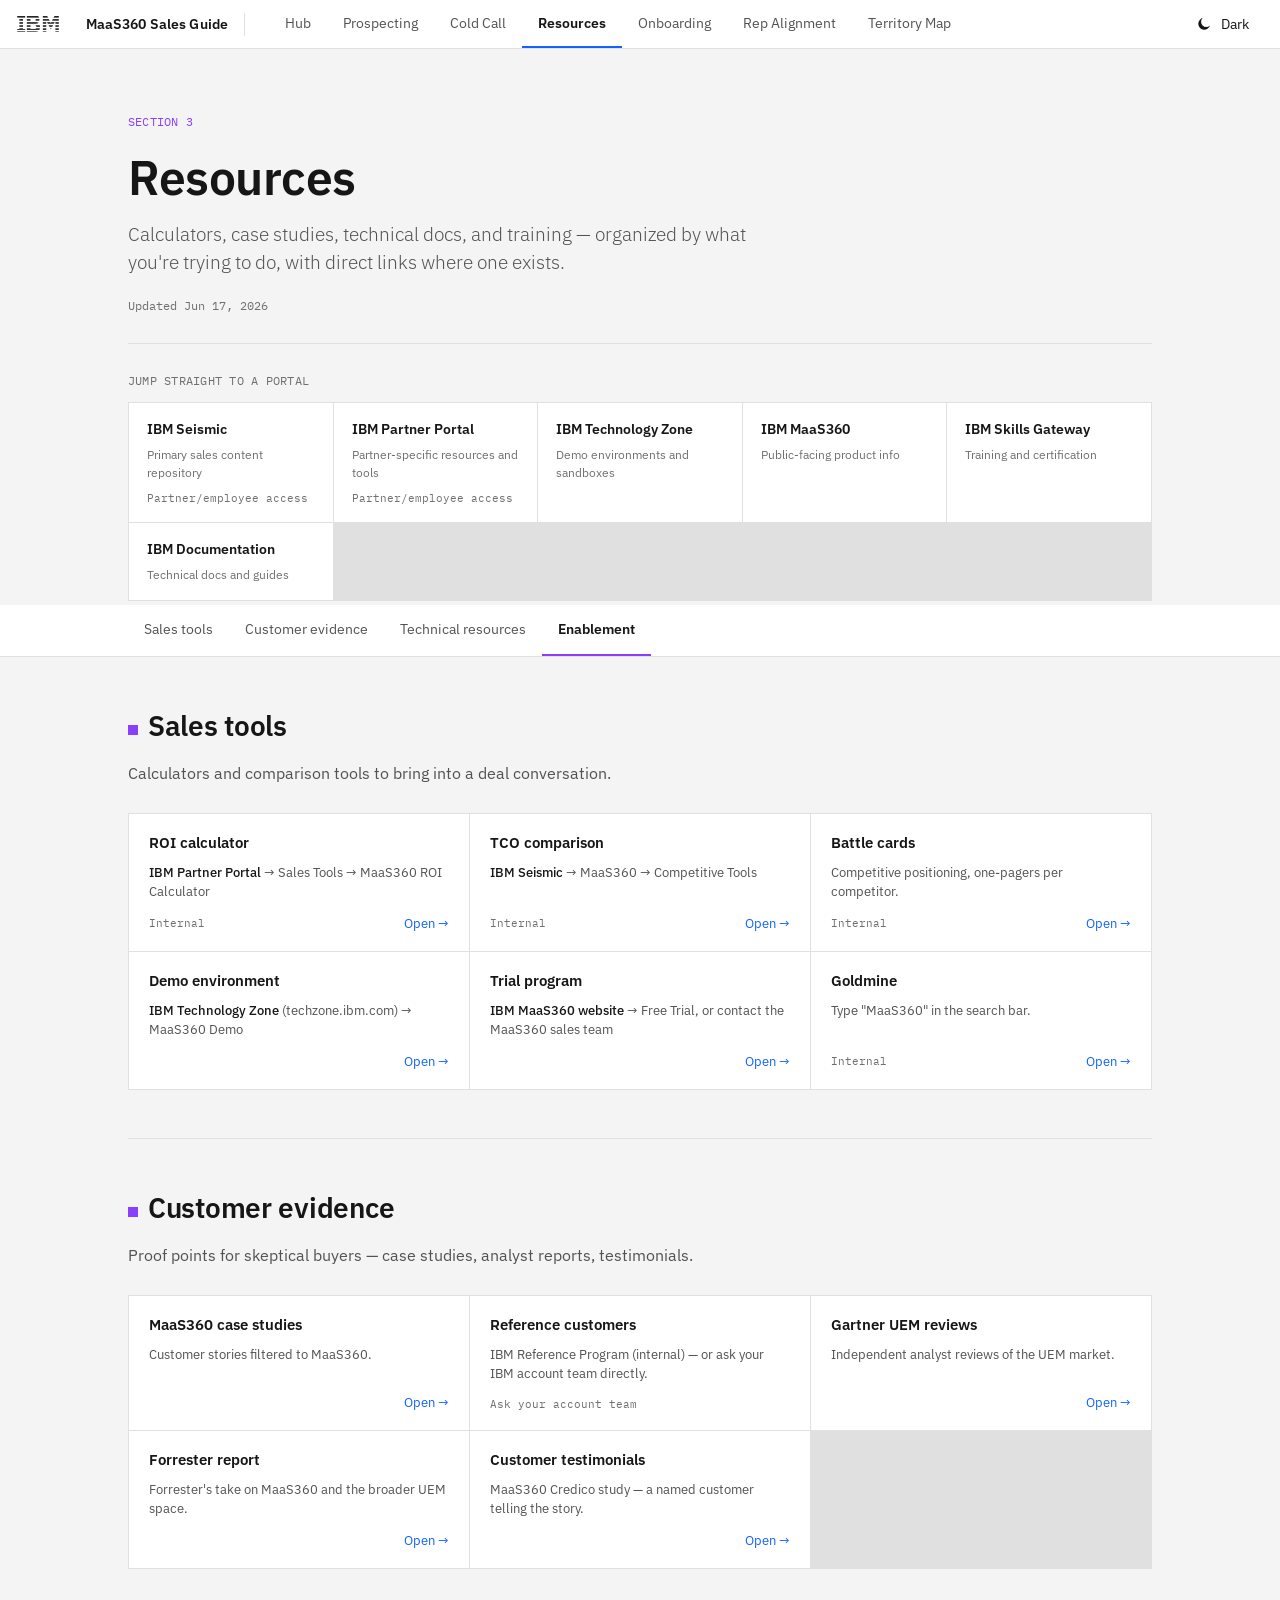
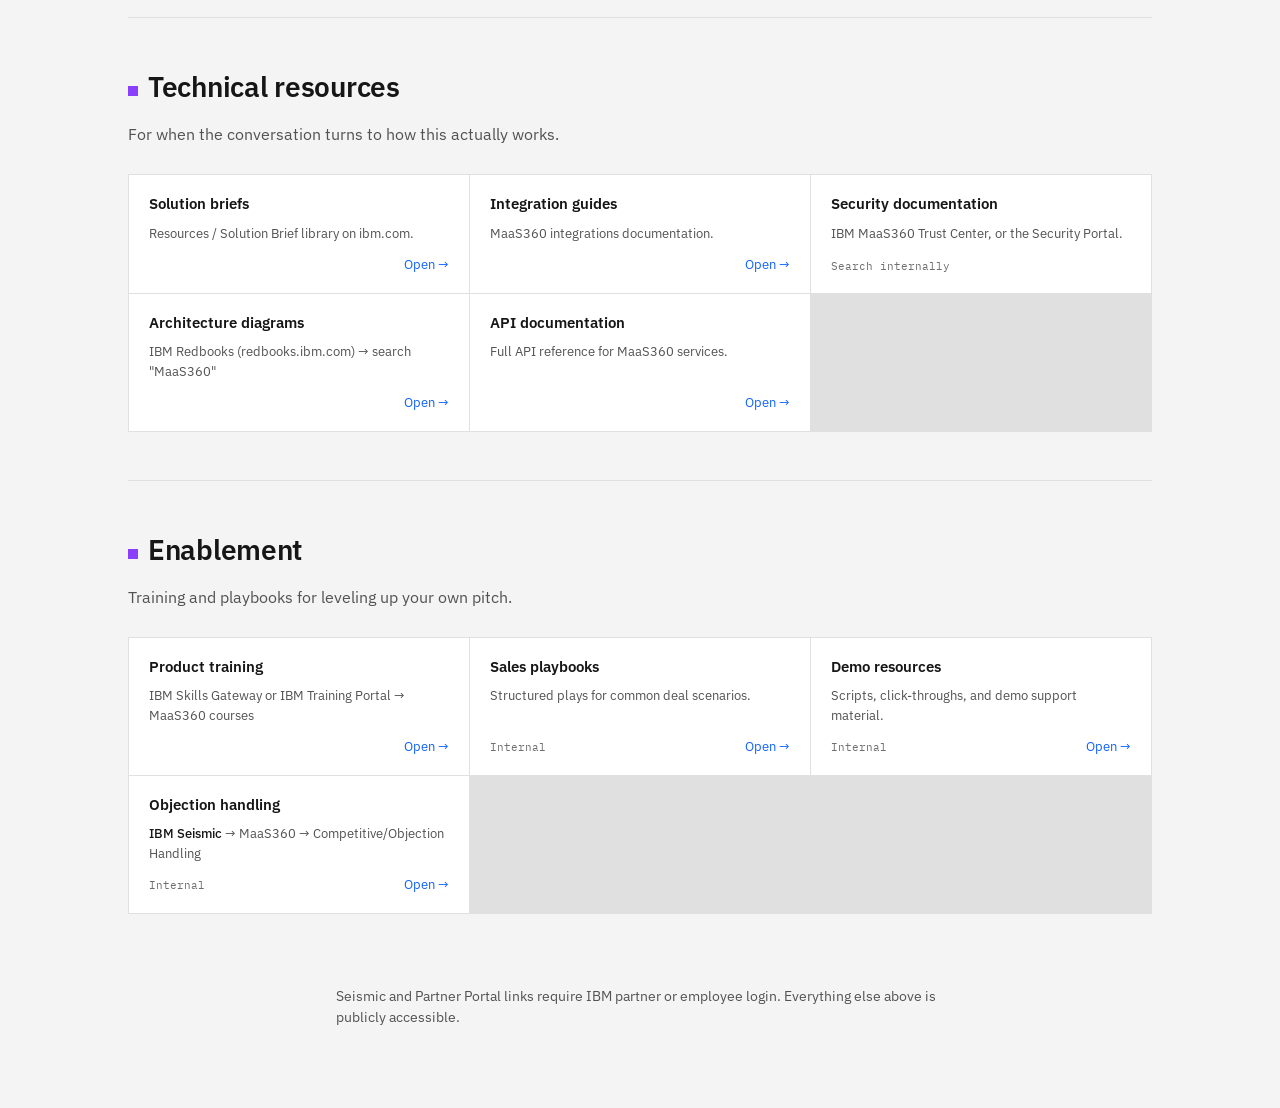
<file: resources.html>
<!DOCTYPE html>
<html lang="en">
<head>
<meta charset="UTF-8">
<meta name="viewport" content="width=device-width, initial-scale=1.0">
<title>Resources — MaaS360 sales guide</title>
<link rel="preconnect" href="https://fonts.googleapis.com">
<link rel="preconnect" href="https://fonts.gstatic.com" crossorigin>
<link href="https://fonts.googleapis.com/css2?family=IBM+Plex+Mono:wght@400;500&family=IBM+Plex+Sans:wght@300;400;500;600;700&display=swap" rel="stylesheet">
<link rel="stylesheet" href="carbon.css">
<script src="carbon-theme.js"></script>
<style>
  .quick{max-width:1056px;margin:0 auto;padding:28px 16px 4px;}
  .quick-label{font-family:'IBM Plex Mono',monospace;font-size:12px;letter-spacing:.02em;text-transform:uppercase;color:var(--mist);margin-bottom:12px;}
  .portal-grid{display:grid;grid-template-columns:repeat(auto-fit,minmax(180px,1fr));gap:1px;background:var(--line);border:1px solid var(--line);}
  .portal{background:var(--panel);padding:16px 18px;display:flex;flex-direction:column;gap:6px;transition:background .11s;}
  .portal:hover{background:var(--panel-2);text-decoration:none;}
  .portal .pname{font-size:14px;font-weight:600;color:var(--text);}
  .portal .pdesc{font-size:12px;color:var(--mist);}
  .lock-badge{font-family:'IBM Plex Mono',monospace;font-size:11px;color:var(--mist);margin-top:2px;}

  .cat-head{display:flex;align-items:center;gap:10px;margin-bottom:6px;}
  .cat-dot{width:10px;height:10px;background:var(--acc);flex:0 0 auto;}

  .res-grid{display:grid;grid-template-columns:repeat(auto-fit,minmax(280px,1fr));gap:1px;background:var(--line);border:1px solid var(--line);}
  .res-card{background:var(--panel);padding:18px 20px;display:flex;flex-direction:column;gap:8px;}
  .res-card .rtitle{font-size:15px;font-weight:600;color:var(--text);}
  .res-card .rpath{font-size:13px;color:var(--text-dim);line-height:1.5;flex-grow:1;}
  .res-card .rpath b{color:var(--text);font-weight:500;}
  .res-foot{display:flex;align-items:center;justify-content:space-between;gap:8px;margin-top:4px;}
  .open-btn{font-family:'IBM Plex Sans',sans-serif;font-size:13px;font-weight:400;color:var(--link);}
  .open-btn:hover{color:var(--link-hover);}
  .note-badge{font-family:'IBM Plex Mono',monospace;font-size:11px;color:var(--mist);}

  .end-note{max-width:1056px;margin:0 auto;padding:24px 16px 80px;font-size:14px;color:var(--text-dim);max-width:640px;}
</style>
</head>
<body class="acc-resources">

<header class="site-nav">
  <div class="site-nav-inner">
    <a class="site-nav-brand" href="index.html" aria-label="MaaS360 Sales Guide — home">
      <svg class="ibm-logo" viewBox="0 0 110 44" role="img" aria-label="IBM">
        <defs><mask id="ibmbars">
          <rect width="110" height="44" fill="#000"/>
          <g fill="#fff">
            <rect y="0" width="110" height="2.93"/><rect y="5.87" width="110" height="2.93"/>
            <rect y="11.73" width="110" height="2.93"/><rect y="17.6" width="110" height="2.93"/>
            <rect y="23.47" width="110" height="2.93"/><rect y="29.33" width="110" height="2.93"/>
            <rect y="35.2" width="110" height="2.93"/><rect y="41.07" width="110" height="2.93"/>
          </g>
        </mask></defs>
        <text x="0" y="36" font-family="'IBM Plex Sans','Helvetica Neue',Arial,sans-serif" font-weight="700" font-size="46" letter-spacing="-1" fill="currentColor" mask="url(#ibmbars)">IBM</text>
      </svg>
      <span class="product">MaaS360 Sales Guide</span>
    </a>
    <nav class="site-nav-links" aria-label="Guides">
      <a href="index.html">Hub</a>
      <a href="prospecting.html">Prospecting</a>
      <a href="cold-call.html">Cold Call</a>
      <a href="resources.html" class="active">Resources</a>
      <a href="onboarding.html">Onboarding</a>
      <a href="rep-alignment.html">Rep Alignment</a>
      <a href="territory-map.html">Territory Map</a>
    </nav>
    <button class="theme-toggle" type="button" aria-label="Toggle light or dark theme">
      <svg class="tt-moon" viewBox="0 0 32 32" aria-hidden="true"><path d="M13.5 5.5A10.5 10.5 0 1 0 26.5 18.5 8.5 8.5 0 0 1 13.5 5.5z"/></svg>
      <svg class="tt-sun" viewBox="0 0 32 32" aria-hidden="true"><path d="M16 12a4 4 0 1 0 4 4 4 4 0 0 0-4-4zm0 6a2 2 0 1 1 2-2 2 2 0 0 1-2 2zM15 3h2v4h-2zM15 25h2v4h-2zM5.6 7l1.4-1.4 2.8 2.8L8.5 9.9zM22.1 23.5l1.4-1.4 2.9 2.8-1.5 1.5zM3 15h4v2H3zM25 15h4v2h-4zM7 26.4 5.6 25l2.8-2.9 1.5 1.5zM23.5 9.9l2.8-2.9L27.8 8.5 24.9 11.3z"/></svg>
      <span class="tt-label">Dark</span>
    </button>
  </div>
</header>

<div class="guide">
  <header class="g-hero">
    <div class="g-eyebrow">Section 3</div>
    <h1 class="g-h1">Resources</h1>
    <p class="g-lede">Calculators, case studies, technical docs, and training — organized by what you're trying to do, with direct links where one exists.</p>
    <div class="g-meta">Updated Jun 17, 2026</div>
  </header>
</div>

<div class="quick">
  <div class="quick-label">Jump straight to a portal</div>
  <div class="portal-grid">
    <a class="portal" href="https://ibm.seismic.com/" target="_blank" rel="noopener"><span class="pname">IBM Seismic</span><span class="pdesc">Primary sales content repository</span><span class="lock-badge">Partner/employee access</span></a>
    <a class="portal" href="https://partnerportal.ibm.com/" target="_blank" rel="noopener"><span class="pname">IBM Partner Portal</span><span class="pdesc">Partner-specific resources and tools</span><span class="lock-badge">Partner/employee access</span></a>
    <a class="portal" href="https://techzone.ibm.com/home" target="_blank" rel="noopener"><span class="pname">IBM Technology Zone</span><span class="pdesc">Demo environments and sandboxes</span></a>
    <a class="portal" href="https://www.ibm.com/products/maas360" target="_blank" rel="noopener"><span class="pname">IBM MaaS360</span><span class="pdesc">Public-facing product info</span></a>
    <a class="portal" href="https://skillsbuild.org/" target="_blank" rel="noopener"><span class="pname">IBM Skills Gateway</span><span class="pdesc">Training and certification</span></a>
    <a class="portal" href="https://www.ibm.com/docs/en/maas360" target="_blank" rel="noopener"><span class="pname">IBM Documentation</span><span class="pdesc">Technical docs and guides</span></a>
  </div>
</div>

<nav class="g-toc" aria-label="On this page">
  <div class="g-toc-inner">
    <a href="#sales-tools">Sales tools</a>
    <a href="#customer-evidence">Customer evidence</a>
    <a href="#technical-resources">Technical resources</a>
    <a href="#enablement">Enablement</a>
  </div>
</nav>

<main class="g-main">

  <section class="g-section" id="sales-tools">
    <div class="cat-head"><span class="cat-dot"></span><h2 class="g-section-title">Sales tools</h2></div>
    <p class="g-section-lede">Calculators and comparison tools to bring into a deal conversation.</p>
    <div class="res-grid">
      <div class="res-card"><div class="rtitle">ROI calculator</div><div class="rpath"><b>IBM Partner Portal</b> → Sales Tools → MaaS360 ROI Calculator</div><div class="res-foot"><span class="note-badge">Internal</span><a class="open-btn" href="https://partnerportal.ibm.com/" target="_blank" rel="noopener">Open →</a></div></div>
      <div class="res-card"><div class="rtitle">TCO comparison</div><div class="rpath"><b>IBM Seismic</b> → MaaS360 → Competitive Tools</div><div class="res-foot"><span class="note-badge">Internal</span><a class="open-btn" href="https://ibm.seismic.com/" target="_blank" rel="noopener">Open →</a></div></div>
      <div class="res-card"><div class="rtitle">Battle cards</div><div class="rpath">Competitive positioning, one-pagers per competitor.</div><div class="res-foot"><span class="note-badge">Internal</span><a class="open-btn" href="https://ibm.seismic.com/Link/Content/DCRgjRmf4jD7qGTRHcfVmcQ73GH3" target="_blank" rel="noopener">Open →</a></div></div>
      <div class="res-card"><div class="rtitle">Demo environment</div><div class="rpath"><b>IBM Technology Zone</b> (techzone.ibm.com) → MaaS360 Demo</div><div class="res-foot"><span></span><a class="open-btn" href="http://techzone.ibm.com/" target="_blank" rel="noopener">Open →</a></div></div>
      <div class="res-card"><div class="rtitle">Trial program</div><div class="rpath"><b>IBM MaaS360 website</b> → Free Trial, or contact the MaaS360 sales team</div><div class="res-foot"><span></span><a class="open-btn" href="https://www.ibm.com/account/reg/us-en/signup?formid=urx-30629" target="_blank" rel="noopener">Open →</a></div></div>
      <div class="res-card"><div class="rtitle">Goldmine</div><div class="rpath">Type "MaaS360" in the search bar.</div><div class="res-foot"><span class="note-badge">Internal</span><a class="open-btn" href="https://goldmine.ied.wdc.app.cirrus.ibm.com/gems" target="_blank" rel="noopener">Open →</a></div></div>
    </div>
  </section>

  <section class="g-section" id="customer-evidence">
    <div class="cat-head"><span class="cat-dot"></span><h2 class="g-section-title">Customer evidence</h2></div>
    <p class="g-section-lede">Proof points for skeptical buyers — case studies, analyst reports, testimonials.</p>
    <div class="res-grid">
      <div class="res-card"><div class="rtitle">MaaS360 case studies</div><div class="rpath">Customer stories filtered to MaaS360.</div><div class="res-foot"><span></span><a class="open-btn" href="https://www.ibm.com/case-studies?field_hierarchy_01%5b0%5d%5b0%5d=Security&field_hierarchy_01%5b1%5d%5b0%5d=IBM%20MaaS360" target="_blank" rel="noopener">Open →</a></div></div>
      <div class="res-card"><div class="rtitle">Reference customers</div><div class="rpath">IBM Reference Program (internal) — or ask your IBM account team directly.</div><div class="res-foot"><span class="note-badge">Ask your account team</span><span></span></div></div>
      <div class="res-card"><div class="rtitle">Gartner UEM reviews</div><div class="rpath">Independent analyst reviews of the UEM market.</div><div class="res-foot"><span></span><a class="open-btn" href="https://www.gartner.com/reviews/market/endpoint-management-tools" target="_blank" rel="noopener">Open →</a></div></div>
      <div class="res-card"><div class="rtitle">Forrester report</div><div class="rpath">Forrester's take on MaaS360 and the broader UEM space.</div><div class="res-foot"><span></span><a class="open-btn" href="https://www.ibm.com/account/reg/us-en/subscribe?formid=urx-38144" target="_blank" rel="noopener">Open →</a></div></div>
      <div class="res-card"><div class="rtitle">Customer testimonials</div><div class="rpath">MaaS360 Credico study — a named customer telling the story.</div><div class="res-foot"><span></span><a class="open-btn" href="https://www.ibm.com/case-studies/credico-security" target="_blank" rel="noopener">Open →</a></div></div>
    </div>
  </section>

  <section class="g-section" id="technical-resources">
    <div class="cat-head"><span class="cat-dot"></span><h2 class="g-section-title">Technical resources</h2></div>
    <p class="g-section-lede">For when the conversation turns to how this actually works.</p>
    <div class="res-grid">
      <div class="res-card"><div class="rtitle">Solution briefs</div><div class="rpath">Resources / Solution Brief library on ibm.com.</div><div class="res-foot"><span></span><a class="open-btn" href="https://www.ibm.com/products/maas360/resources" target="_blank" rel="noopener">Open →</a></div></div>
      <div class="res-card"><div class="rtitle">Integration guides</div><div class="rpath">MaaS360 integrations documentation.</div><div class="res-foot"><span></span><a class="open-btn" href="https://www.ibm.com/docs/en/maas360?topic=maas360-product-integrations" target="_blank" rel="noopener">Open →</a></div></div>
      <div class="res-card"><div class="rtitle">Security documentation</div><div class="rpath">IBM MaaS360 Trust Center, or the Security Portal.</div><div class="res-foot"><span class="note-badge">Search internally</span><span></span></div></div>
      <div class="res-card"><div class="rtitle">Architecture diagrams</div><div class="rpath">IBM Redbooks (redbooks.ibm.com) → search "MaaS360"</div><div class="res-foot"><span></span><a class="open-btn" href="http://redbooks.ibm.com/" target="_blank" rel="noopener">Open →</a></div></div>
      <div class="res-card"><div class="rtitle">API documentation</div><div class="rpath">Full API reference for MaaS360 services.</div><div class="res-foot"><span></span><a class="open-btn" href="https://www.ibm.com/docs/en/maas360?topic=services-maas360-api-reference-web" target="_blank" rel="noopener">Open →</a></div></div>
    </div>
  </section>

  <section class="g-section" id="enablement">
    <div class="cat-head"><span class="cat-dot"></span><h2 class="g-section-title">Enablement</h2></div>
    <p class="g-section-lede">Training and playbooks for leveling up your own pitch.</p>
    <div class="res-grid">
      <div class="res-card"><div class="rtitle">Product training</div><div class="rpath">IBM Skills Gateway or IBM Training Portal → MaaS360 courses</div><div class="res-foot"><span></span><a class="open-btn" href="https://skillsbuild.org/" target="_blank" rel="noopener">Open →</a></div></div>
      <div class="res-card"><div class="rtitle">Sales playbooks</div><div class="rpath">Structured plays for common deal scenarios.</div><div class="res-foot"><span class="note-badge">Internal</span><a class="open-btn" href="https://ibm.seismic.com/Link/Content/DCQXW9FXCRhjTGc2BjgWHPHRqdfd" target="_blank" rel="noopener">Open →</a></div></div>
      <div class="res-card"><div class="rtitle">Demo resources</div><div class="rpath">Scripts, click-throughs, and demo support material.</div><div class="res-foot"><span class="note-badge">Internal</span><a class="open-btn" href="https://ibm.seismic.com/apps/search?keyword=demo" target="_blank" rel="noopener">Open →</a></div></div>
      <div class="res-card"><div class="rtitle">Objection handling</div><div class="rpath"><b>IBM Seismic</b> → MaaS360 → Competitive/Objection Handling</div><div class="res-foot"><span class="note-badge">Internal</span><a class="open-btn" href="https://ibm.seismic.com/" target="_blank" rel="noopener">Open →</a></div></div>
    </div>
  </section>

</main>

<div class="end-note">Seismic and Partner Portal links require IBM partner or employee login. Everything else above is publicly accessible.</div>

<script>
  (function(){
    var links=[].slice.call(document.querySelectorAll('.g-toc a')),map={};
    links.forEach(function(a){map[a.getAttribute('href').slice(1)]=a;});
    var obs=new IntersectionObserver(function(es){es.forEach(function(e){
      if(e.isIntersecting){links.forEach(function(a){a.classList.remove('here');});if(map[e.target.id])map[e.target.id].classList.add('here');}
    });},{rootMargin:'-45% 0px -50% 0px',threshold:0});
    document.querySelectorAll('main section[id]').forEach(function(s){obs.observe(s);});
  })();
</script>
</body>
</html>
</file>
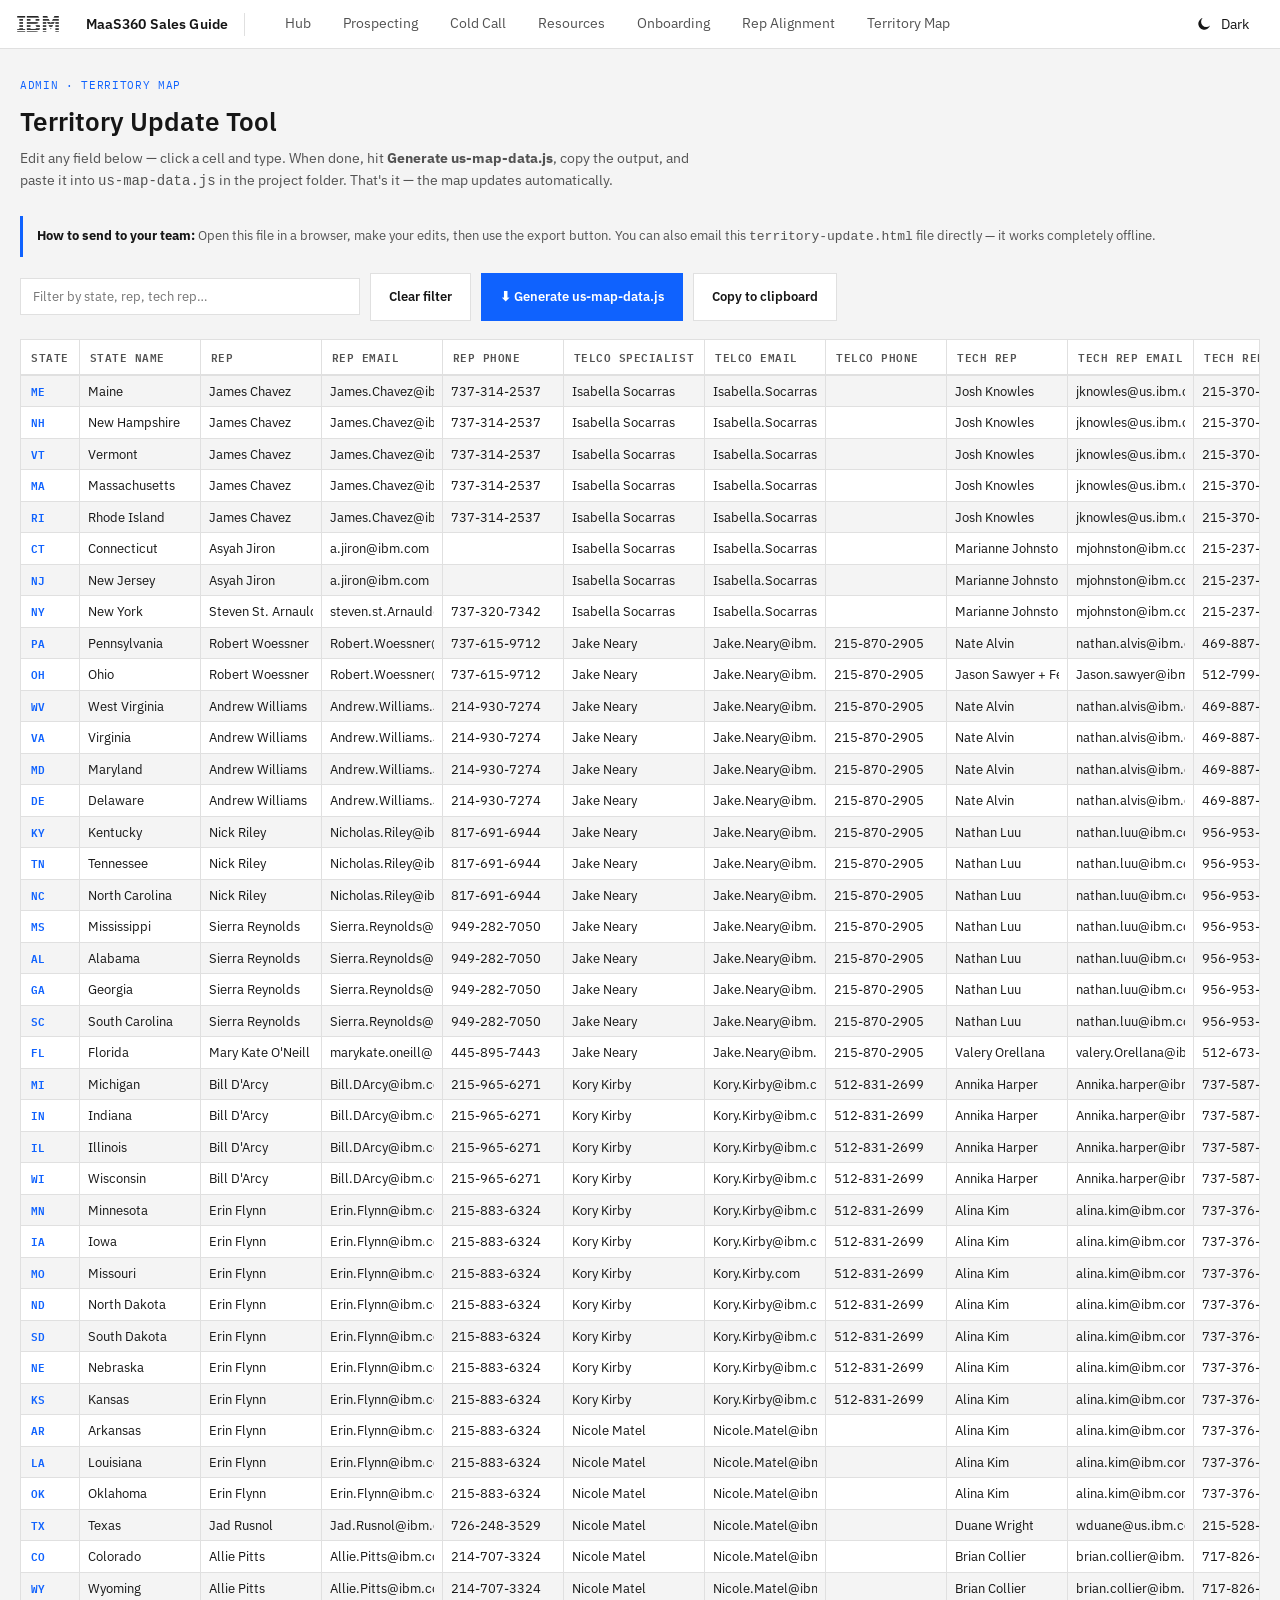
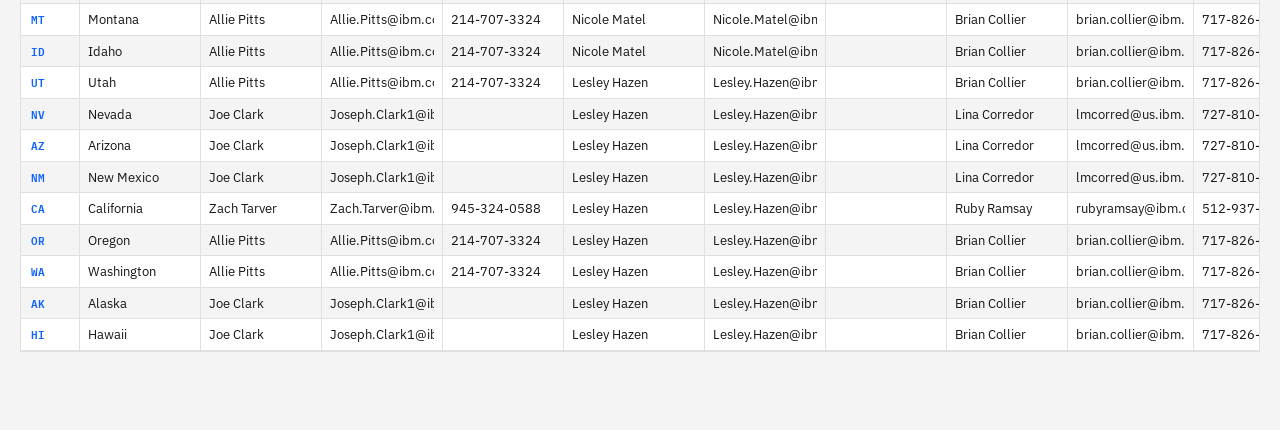
<file: territory-update.html>
<!DOCTYPE html>
<!--
  Territory Update Tool — MaaS360 Sales Guide
  Editable table of all US state rep assignments.
  Edit any cell → click "Export us-map-data.js" → paste the downloaded file into the project.
  No server needed. All data is embedded.
-->
<html lang="en">
<head>
  <meta charset="UTF-8">
  <meta name="viewport" content="width=device-width, initial-scale=1.0">
  <title>Territory Update Tool — MaaS360</title>
  <link rel="preconnect" href="https://fonts.googleapis.com">
  <link rel="preconnect" href="https://fonts.gstatic.com" crossorigin>
  <link href="https://fonts.googleapis.com/css2?family=IBM+Plex+Mono:wght@400;500&family=IBM+Plex+Sans:wght@300;400;500;600;700&display=swap" rel="stylesheet">
  <link rel="stylesheet" href="carbon.css">
  <script src="carbon-theme.js"></script>
  <style>
    body { font-family: 'IBM Plex Sans', sans-serif; }

    .tool-wrap { max-width: 1400px; margin: 0 auto; padding: 28px 20px 80px; }

    .tool-header { margin-bottom: 24px; }
    .tool-eyebrow { font-family: 'IBM Plex Mono', monospace; font-size: 11px; letter-spacing: .06em; text-transform: uppercase; color: var(--primary); margin-bottom: 8px; }
    .tool-header h1 { font-size: 26px; font-weight: 600; margin: 0 0 6px; color: var(--text); }
    .tool-header p { font-size: 14px; color: var(--text-dim); margin: 0; max-width: 680px; line-height: 1.6; }

    .toolbar { display: flex; align-items: center; gap: 10px; margin-bottom: 18px; flex-wrap: wrap; }
    .toolbar input[type="text"] {
      flex: 1 1 240px; max-width: 340px;
      padding: 9px 12px; font-family: inherit; font-size: 13px;
      border: 1px solid var(--line); background: var(--panel); color: var(--text);
      outline: none;
    }
    .toolbar input[type="text"]:focus { border-color: var(--primary); }
    .btn {
      padding: 9px 18px; font-family: inherit; font-size: 13px; font-weight: 600;
      cursor: pointer; border: 1px solid transparent; white-space: nowrap;
    }
    .btn-primary { background: var(--primary); color: var(--on-primary); border-color: var(--primary); }
    .btn-primary:hover { filter: brightness(1.1); }
    .btn-secondary { background: var(--panel); color: var(--text); border-color: var(--line); }
    .btn-secondary:hover { border-color: var(--primary); color: var(--primary); }
    .btn-danger { background: var(--support-error); color: #fff; border-color: var(--support-error); }
    .btn-danger:hover { filter: brightness(1.1); }

    .notice { padding: 10px 14px; background: var(--acc-bg); border-left: 3px solid var(--primary); font-size: 13px; color: var(--text-dim); margin-bottom: 16px; }
    .notice b { color: var(--text); }

    .table-wrap { overflow-x: auto; border: 1px solid var(--line); }

    table { border-collapse: collapse; width: 100%; font-size: 12.5px; }
    thead tr { background: var(--panel); }
    thead th {
      padding: 9px 10px; text-align: left; white-space: nowrap;
      font-family: 'IBM Plex Mono', monospace; font-size: 10.5px; font-weight: 600;
      text-transform: uppercase; letter-spacing: .05em; color: var(--text-dim);
      border-bottom: 2px solid var(--line); border-right: 1px solid var(--line);
      position: sticky; top: 0; background: var(--panel); z-index: 2;
    }
    thead th:first-child { min-width: 44px; }
    tbody tr:nth-child(even) { background: var(--panel); }
    tbody tr:hover { background: var(--acc-bg); }
    tbody td {
      padding: 0; border-bottom: 1px solid var(--line); border-right: 1px solid var(--line);
      vertical-align: middle;
    }
    tbody td.state-cell {
      padding: 7px 10px; font-family: 'IBM Plex Mono', monospace; font-size: 11px;
      font-weight: 600; color: var(--primary); white-space: nowrap; min-width: 44px;
    }
    tbody td input {
      width: 100%; box-sizing: border-box;
      padding: 7px 8px; font-family: inherit; font-size: 12.5px;
      border: none; background: transparent; color: var(--text); outline: none;
      min-width: 120px;
    }
    tbody td input:focus {
      background: var(--acc-bg); outline: 2px solid var(--primary); outline-offset: -2px;
    }
    tbody td input.changed { background: #fffbe6; color: #333; }

    .export-area { margin-top: 24px; }
    .export-area textarea {
      width: 100%; box-sizing: border-box; height: 260px;
      font-family: 'IBM Plex Mono', monospace; font-size: 11.5px;
      padding: 14px; border: 1px solid var(--line); background: var(--panel); color: var(--text);
      resize: vertical; outline: none;
    }
    .export-area textarea:focus { border-color: var(--primary); }
    .export-label { font-family: 'IBM Plex Mono', monospace; font-size: 11px; text-transform: uppercase; letter-spacing: .05em; color: var(--text-dim); margin-bottom: 8px; }

    .copy-status { font-size: 12.5px; color: var(--support-success); margin-left: 10px; opacity: 0; transition: opacity .3s; }
    .copy-status.show { opacity: 1; }
  </style>
</head>
<body>
  <header class="site-nav">
    <div class="site-nav-inner">
      <a class="site-nav-brand" href="index.html" aria-label="MaaS360 Sales Guide — home">
        <svg class="ibm-logo" viewBox="0 0 110 44" role="img" aria-label="IBM">
          <defs><mask id="ibmbars">
            <rect width="110" height="44" fill="#000"/>
            <g fill="#fff">
              <rect y="0" width="110" height="2.93"/><rect y="5.87" width="110" height="2.93"/>
              <rect y="11.73" width="110" height="2.93"/><rect y="17.6" width="110" height="2.93"/>
              <rect y="23.47" width="110" height="2.93"/><rect y="29.33" width="110" height="2.93"/>
              <rect y="35.2" width="110" height="2.93"/><rect y="41.07" width="110" height="2.93"/>
            </g>
          </mask></defs>
          <text x="0" y="36" font-family="'IBM Plex Sans','Helvetica Neue',Arial,sans-serif" font-weight="700" font-size="46" letter-spacing="-1" fill="currentColor" mask="url(#ibmbars)">IBM</text>
        </svg>
        <span class="product">MaaS360 Sales Guide</span>
      </a>
      <nav class="site-nav-links" aria-label="Guides">
        <a href="index.html">Hub</a>
        <a href="prospecting.html">Prospecting</a>
        <a href="cold-call.html">Cold Call</a>
        <a href="resources.html">Resources</a>
        <a href="onboarding.html">Onboarding</a>
        <a href="rep-alignment.html">Rep Alignment</a>
        <a href="territory-map.html">Territory Map</a>
      </nav>
      <button class="theme-toggle" type="button" aria-label="Toggle light or dark theme">
        <svg class="tt-moon" viewBox="0 0 32 32" aria-hidden="true"><path d="M13.5 5.5A10.5 10.5 0 1 0 26.5 18.5 8.5 8.5 0 0 1 13.5 5.5z"/></svg>
        <svg class="tt-sun" viewBox="0 0 32 32" aria-hidden="true"><path d="M16 12a4 4 0 1 0 4 4 4 4 0 0 0-4-4zm0 6a2 2 0 1 1 2-2 2 2 0 0 1-2 2zM15 3h2v4h-2zM15 25h2v4h-2zM5.6 7l1.4-1.4 2.8 2.8L8.5 9.9zM22.1 23.5l1.4-1.4 2.9 2.8-1.5 1.5zM3 15h4v2H3zM25 15h4v2h-4zM7 26.4 5.6 25l2.8-2.9 1.5 1.5zM23.5 9.9l2.8-2.9L27.8 8.5 24.9 11.3z"/></svg>
        <span class="tt-label">Dark</span>
      </button>
    </div>
  </header>

  <div class="tool-wrap">
    <div class="tool-header">
      <div class="tool-eyebrow">Admin · Territory Map</div>
      <h1>Territory Update Tool</h1>
      <p>Edit any field below — click a cell and type. When done, hit <b>Generate us-map-data.js</b>, copy the output, and paste it into <code>us-map-data.js</code> in the project folder. That's it — the map updates automatically.</p>
    </div>

    <div class="notice">
      <b>How to send to your team:</b> Open this file in a browser, make your edits, then use the export button. You can also email this <code>territory-update.html</code> file directly — it works completely offline.
    </div>

    <div class="toolbar">
      <input type="text" id="filterInput" placeholder="Filter by state, rep, tech rep…">
      <button class="btn btn-secondary" onclick="clearFilter()">Clear filter</button>
      <button class="btn btn-primary" onclick="generateExport()">⬇ Generate us-map-data.js</button>
      <button class="btn btn-secondary" onclick="copyOutput()">Copy to clipboard</button>
      <span class="copy-status" id="copyStatus">✓ Copied!</span>
    </div>

    <div class="table-wrap">
      <table id="stateTable">
        <thead>
          <tr>
            <th>State</th>
            <th>State Name</th>
            <th>Rep</th>
            <th>Rep Email</th>
            <th>Rep Phone</th>
            <th>Telco Specialist</th>
            <th>Telco Email</th>
            <th>Telco Phone</th>
            <th>Tech Rep</th>
            <th>Tech Rep Email</th>
            <th>Tech Rep Phone</th>
            <th>Manager</th>
            <th>Manager Title</th>
            <th>Manager Email</th>
            <th>Manager Phone</th>
            <th>Tech Manager</th>
            <th>Tech Manager Email</th>
            <th>Tech Manager Phone</th>
            <th>AT&amp;T Specialist</th>
            <th>AT&amp;T Email</th>
            <th>AT&amp;T Phone</th>
            <th>T-Mobile Specialist</th>
            <th>T-Mobile Email</th>
            <th>T-Mobile Phone</th>
          </tr>
        </thead>
        <tbody id="tableBody"></tbody>
      </table>
    </div>

    <div class="export-area" id="exportArea" style="display:none;">
      <div class="export-label">Generated us-map-data.js — copy this entire block and replace your file</div>
      <textarea id="exportOutput" readonly spellcheck="false"></textarea>
    </div>
  </div>

  <script>
  // ── Embedded state data (mirrors us-map-data.js exactly) ──────────────────
  const STATES = {
    'ME': { name: 'Maine', rep: 'James Chavez', repEmail: 'James.Chavez@ibm.com', repPhone: '737-314-2537', telcoSpecialist: 'Isabella Socarras', telcoEmail: 'Isabella.Socarras@ibm.com', telcoPhone: '', techRep: 'Josh Knowles', techRepEmail: 'jknowles@us.ibm.com', techRepPhone: '215-370-4706', manager: 'Mike Dailey', managerTitle: 'Senior Manager', managerEmail: 'Michael.Dailey1@ibm.com', managerPhone: '215-983-4876', techManager: 'Colin Shenk', techManagerEmail: 'Colin.Shenk@ibm.com', techManagerPhone: '(717) 368-2766', attSpecialist: 'Colby Smith', attEmail: 'Colby.Smith@ibm.com', attPhone: '', tmobileSpecialist: 'Open', tmobileEmail: '', tmobilePhone: '' },
    'NH': { name: 'New Hampshire', rep: 'James Chavez', repEmail: 'James.Chavez@ibm.com', repPhone: '737-314-2537', telcoSpecialist: 'Isabella Socarras', telcoEmail: 'Isabella.Socarras@ibm.com', telcoPhone: '', techRep: 'Josh Knowles', techRepEmail: 'jknowles@us.ibm.com', techRepPhone: '215-370-4706', manager: 'Mike Dailey', managerTitle: 'Senior Manager', managerEmail: 'Michael.Dailey1@ibm.com', managerPhone: '215-983-4876', techManager: 'Colin Shenk', techManagerEmail: 'Colin.Shenk@ibm.com', techManagerPhone: '(717) 368-2766', attSpecialist: 'Colby Smith', attEmail: 'Colby.Smith@ibm.com', attPhone: '', tmobileSpecialist: 'Open', tmobileEmail: '', tmobilePhone: '' },
    'VT': { name: 'Vermont', rep: 'James Chavez', repEmail: 'James.Chavez@ibm.com', repPhone: '737-314-2537', telcoSpecialist: 'Isabella Socarras', telcoEmail: 'Isabella.Socarras@ibm.com', telcoPhone: '', techRep: 'Josh Knowles', techRepEmail: 'jknowles@us.ibm.com', techRepPhone: '215-370-4706', manager: 'Mike Dailey', managerTitle: 'Senior Manager', managerEmail: 'Michael.Dailey1@ibm.com', managerPhone: '215-983-4876', techManager: 'Colin Shenk', techManagerEmail: 'Colin.Shenk@ibm.com', techManagerPhone: '(717) 368-2766', attSpecialist: 'Colby Smith', attEmail: 'Colby.Smith@ibm.com', attPhone: '', tmobileSpecialist: 'Open', tmobileEmail: '', tmobilePhone: '' },
    'MA': { name: 'Massachusetts', rep: 'James Chavez', repEmail: 'James.Chavez@ibm.com', repPhone: '737-314-2537', telcoSpecialist: 'Isabella Socarras', telcoEmail: 'Isabella.Socarras@ibm.com', telcoPhone: '', techRep: 'Josh Knowles', techRepEmail: 'jknowles@us.ibm.com', techRepPhone: '215-370-4706', manager: 'Mike Dailey', managerTitle: 'Senior Manager', managerEmail: 'Michael.Dailey1@ibm.com', managerPhone: '215-983-4876', techManager: 'Colin Shenk', techManagerEmail: 'Colin.Shenk@ibm.com', techManagerPhone: '(717) 368-2766', attSpecialist: 'Colby Smith', attEmail: 'Colby.Smith@ibm.com', attPhone: '', tmobileSpecialist: 'Open', tmobileEmail: '', tmobilePhone: '' },
    'RI': { name: 'Rhode Island', rep: 'James Chavez', repEmail: 'James.Chavez@ibm.com', repPhone: '737-314-2537', telcoSpecialist: 'Isabella Socarras', telcoEmail: 'Isabella.Socarras@ibm.com', telcoPhone: '', techRep: 'Josh Knowles', techRepEmail: 'jknowles@us.ibm.com', techRepPhone: '215-370-4706', manager: 'Mike Dailey', managerTitle: 'Senior Manager', managerEmail: 'Michael.Dailey1@ibm.com', managerPhone: '215-983-4876', techManager: 'Colin Shenk', techManagerEmail: 'Colin.Shenk@ibm.com', techManagerPhone: '(717) 368-2766', attSpecialist: 'Colby Smith', attEmail: 'Colby.Smith@ibm.com', attPhone: '', tmobileSpecialist: 'Open', tmobileEmail: '', tmobilePhone: '' },
    'CT': { name: 'Connecticut', rep: 'Asyah Jiron', repEmail: 'a.jiron@ibm.com', repPhone: '', telcoSpecialist: 'Isabella Socarras', telcoEmail: 'Isabella.Socarras@ibm.com', telcoPhone: '', techRep: 'Marianne Johnston', techRepEmail: 'mjohnston@ibm.com', techRepPhone: '215-237-4767', manager: 'Mike Dailey', managerTitle: 'Senior Manager', managerEmail: 'Michael.Dailey1@ibm.com', managerPhone: '215-983-4876', techManager: 'Colin Shenk', techManagerEmail: 'Colin.Shenk@ibm.com', techManagerPhone: '(717) 368-2766', attSpecialist: 'Colby Smith', attEmail: 'Colby.Smith@ibm.com', attPhone: '', tmobileSpecialist: 'Open', tmobileEmail: '', tmobilePhone: '' },
    'NJ': { name: 'New Jersey', rep: 'Asyah Jiron', repEmail: 'a.jiron@ibm.com', repPhone: '', telcoSpecialist: 'Isabella Socarras', telcoEmail: 'Isabella.Socarras@ibm.com', telcoPhone: '', techRep: 'Marianne Johnston', techRepEmail: 'mjohnston@ibm.com', techRepPhone: '215-237-4767', manager: 'Mike Dailey', managerTitle: 'Senior Manager', managerEmail: 'Michael.Dailey1@ibm.com', managerPhone: '215-983-4876', techManager: 'Colin Shenk', techManagerEmail: 'Colin.Shenk@ibm.com', techManagerPhone: '(717) 368-2766', attSpecialist: 'Colby Smith', attEmail: 'Colby.Smith@ibm.com', attPhone: '', tmobileSpecialist: 'Open', tmobileEmail: '', tmobilePhone: '' },
    'NY': { name: 'New York', rep: 'Steven St. Arnauld', repEmail: 'steven.st.Arnauld@ibm.com', repPhone: '737-320-7342', telcoSpecialist: 'Isabella Socarras', telcoEmail: 'Isabella.Socarras@ibm.com', telcoPhone: '', techRep: 'Marianne Johnston', techRepEmail: 'mjohnston@ibm.com', techRepPhone: '215-237-4767', manager: 'Mike Dailey', managerTitle: 'Senior Manager', managerEmail: 'Michael.Dailey1@ibm.com', managerPhone: '215-983-4876', techManager: 'Colin Shenk', techManagerEmail: 'Colin.Shenk@ibm.com', techManagerPhone: '(717) 368-2766', attSpecialist: 'Colby Smith', attEmail: 'Colby.Smith@ibm.com', attPhone: '', tmobileSpecialist: 'Open', tmobileEmail: '', tmobilePhone: '' },
    'PA': { name: 'Pennsylvania', rep: 'Robert Woessner', repEmail: 'Robert.Woessner@ibm.com', repPhone: '737-615-9712', telcoSpecialist: 'Jake Neary', telcoEmail: 'Jake.Neary@ibm.com', telcoPhone: '215-870-2905', techRep: 'Nate Alvin', techRepEmail: 'nathan.alvis@ibm.com', techRepPhone: '469-887-3565', manager: 'Mike Dailey', managerTitle: 'Senior Manager', managerEmail: 'Michael.Dailey1@ibm.com', managerPhone: '215-983-4876', techManager: 'Colin Shenk', techManagerEmail: 'Colin.Shenk@ibm.com', techManagerPhone: '(717) 368-2766', attSpecialist: 'Colby Smith', attEmail: 'Colby.Smith@ibm.com', attPhone: '', tmobileSpecialist: 'Open', tmobileEmail: '', tmobilePhone: '' },
    'OH': { name: 'Ohio', rep: 'Robert Woessner', repEmail: 'Robert.Woessner@ibm.com', repPhone: '737-615-9712', telcoSpecialist: 'Jake Neary', telcoEmail: 'Jake.Neary@ibm.com', telcoPhone: '215-870-2905', techRep: 'Jason Sawyer + Fed', techRepEmail: 'Jason.sawyer@ibm.com', techRepPhone: '512-799-9592', manager: 'Mike Dailey', managerTitle: 'Senior Manager', managerEmail: 'Michael.Dailey1@ibm.com', managerPhone: '215-983-4876', techManager: 'Colin Shenk', techManagerEmail: 'Colin.Shenk@ibm.com', techManagerPhone: '(717) 368-2766', attSpecialist: 'Colby Smith', attEmail: 'Colby.Smith@ibm.com', attPhone: '', tmobileSpecialist: 'Open', tmobileEmail: '', tmobilePhone: '' },
    'WV': { name: 'West Virginia', rep: 'Andrew Williams', repEmail: 'Andrew.Williams.Jr@ibm.com', repPhone: '214-930-7274', telcoSpecialist: 'Jake Neary', telcoEmail: 'Jake.Neary@ibm.com', telcoPhone: '215-870-2905', techRep: 'Nate Alvin', techRepEmail: 'nathan.alvis@ibm.com', techRepPhone: '469-887-3565', manager: 'Mike Dailey', managerTitle: 'Senior Manager', managerEmail: 'Michael.Dailey1@ibm.com', managerPhone: '215-983-4876', techManager: 'Colin Shenk', techManagerEmail: 'Colin.Shenk@ibm.com', techManagerPhone: '(717) 368-2766', attSpecialist: 'Colby Smith', attEmail: 'Colby.Smith@ibm.com', attPhone: '', tmobileSpecialist: 'Open', tmobileEmail: '', tmobilePhone: '' },
    'VA': { name: 'Virginia', rep: 'Andrew Williams', repEmail: 'Andrew.Williams.Jr@ibm.com', repPhone: '214-930-7274', telcoSpecialist: 'Jake Neary', telcoEmail: 'Jake.Neary@ibm.com', telcoPhone: '215-870-2905', techRep: 'Nate Alvin', techRepEmail: 'nathan.alvis@ibm.com', techRepPhone: '469-887-3565', manager: 'Mike Dailey', managerTitle: 'Senior Manager', managerEmail: 'Michael.Dailey1@ibm.com', managerPhone: '215-983-4876', techManager: 'Colin Shenk', techManagerEmail: 'Colin.Shenk@ibm.com', techManagerPhone: '(717) 368-2766', attSpecialist: 'Colby Smith', attEmail: 'Colby.Smith@ibm.com', attPhone: '', tmobileSpecialist: 'Open', tmobileEmail: '', tmobilePhone: '' },
    'MD': { name: 'Maryland', rep: 'Andrew Williams', repEmail: 'Andrew.Williams.Jr@ibm.com', repPhone: '214-930-7274', telcoSpecialist: 'Jake Neary', telcoEmail: 'Jake.Neary@ibm.com', telcoPhone: '215-870-2905', techRep: 'Nate Alvin', techRepEmail: 'nathan.alvis@ibm.com', techRepPhone: '469-887-3565', manager: 'Mike Dailey', managerTitle: 'Senior Manager', managerEmail: 'Michael.Dailey1@ibm.com', managerPhone: '215-983-4876', techManager: 'Colin Shenk', techManagerEmail: 'Colin.Shenk@ibm.com', techManagerPhone: '(717) 368-2766', attSpecialist: 'Colby Smith', attEmail: 'Colby.Smith@ibm.com', attPhone: '', tmobileSpecialist: 'Open', tmobileEmail: '', tmobilePhone: '' },
    'DE': { name: 'Delaware', rep: 'Andrew Williams', repEmail: 'Andrew.Williams.Jr@ibm.com', repPhone: '214-930-7274', telcoSpecialist: 'Jake Neary', telcoEmail: 'Jake.Neary@ibm.com', telcoPhone: '215-870-2905', techRep: 'Nate Alvin', techRepEmail: 'nathan.alvis@ibm.com', techRepPhone: '469-887-3565', manager: 'Mike Dailey', managerTitle: 'Senior Manager', managerEmail: 'Michael.Dailey1@ibm.com', managerPhone: '215-983-4876', techManager: 'Colin Shenk', techManagerEmail: 'Colin.Shenk@ibm.com', techManagerPhone: '(717) 368-2766', attSpecialist: 'Colby Smith', attEmail: 'Colby.Smith@ibm.com', attPhone: '', tmobileSpecialist: 'Open', tmobileEmail: '', tmobilePhone: '' },
    'KY': { name: 'Kentucky', rep: 'Nick Riley', repEmail: 'Nicholas.Riley@ibm.com', repPhone: '817-691-6944', telcoSpecialist: 'Jake Neary', telcoEmail: 'Jake.Neary@ibm.com', telcoPhone: '215-870-2905', techRep: 'Nathan Luu', techRepEmail: 'nathan.luu@ibm.com', techRepPhone: '956-953-1495', manager: 'Mike Dailey', managerTitle: 'Senior Manager', managerEmail: 'Michael.Dailey1@ibm.com', managerPhone: '215-983-4876', techManager: 'Colin Shenk', techManagerEmail: 'Colin.Shenk@ibm.com', techManagerPhone: '(717) 368-2766', attSpecialist: 'Colby Smith', attEmail: 'Colby.Smith@ibm.com', attPhone: '', tmobileSpecialist: 'Open', tmobileEmail: '', tmobilePhone: '' },
    'TN': { name: 'Tennessee', rep: 'Nick Riley', repEmail: 'Nicholas.Riley@ibm.com', repPhone: '817-691-6944', telcoSpecialist: 'Jake Neary', telcoEmail: 'Jake.Neary@ibm.com', telcoPhone: '215-870-2905', techRep: 'Nathan Luu', techRepEmail: 'nathan.luu@ibm.com', techRepPhone: '956-953-1495', manager: 'Mike Dailey', managerTitle: 'Senior Manager', managerEmail: 'Michael.Dailey1@ibm.com', managerPhone: '215-983-4876', techManager: 'Colin Shenk', techManagerEmail: 'Colin.Shenk@ibm.com', techManagerPhone: '(717) 368-2766', attSpecialist: 'Colby Smith', attEmail: 'Colby.Smith@ibm.com', attPhone: '', tmobileSpecialist: 'Open', tmobileEmail: '', tmobilePhone: '' },
    'NC': { name: 'North Carolina', rep: 'Nick Riley', repEmail: 'Nicholas.Riley@ibm.com', repPhone: '817-691-6944', telcoSpecialist: 'Jake Neary', telcoEmail: 'Jake.Neary@ibm.com', telcoPhone: '215-870-2905', techRep: 'Nathan Luu', techRepEmail: 'nathan.luu@ibm.com', techRepPhone: '956-953-1495', manager: 'Mike Dailey', managerTitle: 'Senior Manager', managerEmail: 'Michael.Dailey1@ibm.com', managerPhone: '215-983-4876', techManager: 'Colin Shenk', techManagerEmail: 'Colin.Shenk@ibm.com', techManagerPhone: '(717) 368-2766', attSpecialist: 'Colby Smith', attEmail: 'Colby.Smith@ibm.com', attPhone: '', tmobileSpecialist: 'Open', tmobileEmail: '', tmobilePhone: '' },
    'MS': { name: 'Mississippi', rep: 'Sierra Reynolds', repEmail: 'Sierra.Reynolds@ibm.com', repPhone: '949-282-7050', telcoSpecialist: 'Jake Neary', telcoEmail: 'Jake.Neary@ibm.com', telcoPhone: '215-870-2905', techRep: 'Nathan Luu', techRepEmail: 'nathan.luu@ibm.com', techRepPhone: '956-953-1495', manager: 'Mike Dailey', managerTitle: 'Senior Manager', managerEmail: 'Michael.Dailey1@ibm.com', managerPhone: '215-983-4876', techManager: 'Colin Shenk', techManagerEmail: 'Colin.Shenk@ibm.com', techManagerPhone: '(717) 368-2766', attSpecialist: 'Colby Smith', attEmail: 'Colby.Smith@ibm.com', attPhone: '', tmobileSpecialist: 'Open', tmobileEmail: '', tmobilePhone: '' },
    'AL': { name: 'Alabama', rep: 'Sierra Reynolds', repEmail: 'Sierra.Reynolds@ibm.com', repPhone: '949-282-7050', telcoSpecialist: 'Jake Neary', telcoEmail: 'Jake.Neary@ibm.com', telcoPhone: '215-870-2905', techRep: 'Nathan Luu', techRepEmail: 'nathan.luu@ibm.com', techRepPhone: '956-953-1495', manager: 'Mike Dailey', managerTitle: 'Senior Manager', managerEmail: 'Michael.Dailey1@ibm.com', managerPhone: '215-983-4876', techManager: 'Colin Shenk', techManagerEmail: 'Colin.Shenk@ibm.com', techManagerPhone: '(717) 368-2766', attSpecialist: 'Colby Smith', attEmail: 'Colby.Smith@ibm.com', attPhone: '', tmobileSpecialist: 'Open', tmobileEmail: '', tmobilePhone: '' },
    'GA': { name: 'Georgia', rep: 'Sierra Reynolds', repEmail: 'Sierra.Reynolds@ibm.com', repPhone: '949-282-7050', telcoSpecialist: 'Jake Neary', telcoEmail: 'Jake.Neary@ibm.com', telcoPhone: '215-870-2905', techRep: 'Nathan Luu', techRepEmail: 'nathan.luu@ibm.com', techRepPhone: '956-953-1495', manager: 'Mike Dailey', managerTitle: 'Senior Manager', managerEmail: 'Michael.Dailey1@ibm.com', managerPhone: '215-983-4876', techManager: 'Colin Shenk', techManagerEmail: 'Colin.Shenk@ibm.com', techManagerPhone: '(717) 368-2766', attSpecialist: 'Colby Smith', attEmail: 'Colby.Smith@ibm.com', attPhone: '', tmobileSpecialist: 'Open', tmobileEmail: '', tmobilePhone: '' },
    'SC': { name: 'South Carolina', rep: 'Sierra Reynolds', repEmail: 'Sierra.Reynolds@ibm.com', repPhone: '949-282-7050', telcoSpecialist: 'Jake Neary', telcoEmail: 'Jake.Neary@ibm.com', telcoPhone: '215-870-2905', techRep: 'Nathan Luu', techRepEmail: 'nathan.luu@ibm.com', techRepPhone: '956-953-1495', manager: 'Mike Dailey', managerTitle: 'Senior Manager', managerEmail: 'Michael.Dailey1@ibm.com', managerPhone: '215-983-4876', techManager: 'Colin Shenk', techManagerEmail: 'Colin.Shenk@ibm.com', techManagerPhone: '(717) 368-2766', attSpecialist: 'Colby Smith', attEmail: 'Colby.Smith@ibm.com', attPhone: '', tmobileSpecialist: 'Open', tmobileEmail: '', tmobilePhone: '' },
    'FL': { name: 'Florida', rep: "Mary Kate O'Neill", repEmail: 'marykate.oneill@ibm.com', repPhone: '445-895-7443', telcoSpecialist: 'Jake Neary', telcoEmail: 'Jake.Neary@ibm.com', telcoPhone: '215-870-2905', techRep: 'Valery Orellana', techRepEmail: 'valery.Orellana@ibm.com', techRepPhone: '512-673-8307', manager: 'Mike Dailey', managerTitle: 'Senior Manager', managerEmail: 'Michael.Dailey1@ibm.com', managerPhone: '215-983-4876', techManager: 'Colin Shenk', techManagerEmail: 'Colin.Shenk@ibm.com', techManagerPhone: '(717) 368-2766', attSpecialist: 'Colby Smith', attEmail: 'Colby.Smith@ibm.com', attPhone: '', tmobileSpecialist: 'Open', tmobileEmail: '', tmobilePhone: '' },
    'MI': { name: 'Michigan', rep: "Bill D'Arcy", repEmail: 'Bill.DArcy@ibm.com', repPhone: '215-965-6271', telcoSpecialist: 'Kory Kirby', telcoEmail: 'Kory.Kirby@ibm.com', telcoPhone: '512-831-2699', techRep: 'Annika Harper', techRepEmail: 'Annika.harper@ibm.com', techRepPhone: '737-587-7126', manager: 'Kellin Johnson', managerTitle: 'Senior Manager', managerEmail: 'kellinj@us.ibm.com', managerPhone: '972-841-0826', techManager: 'Colin Shenk', techManagerEmail: 'Colin.Shenk@ibm.com', techManagerPhone: '(717) 368-2766', attSpecialist: 'Hemali Patel', attEmail: 'H.Patel@ibm.com', attPhone: '828-507-6563', tmobileSpecialist: 'Eric Szewczyk', tmobileEmail: 'eric.s@ibm.com', tmobilePhone: '512-987-4769' },
    'IN': { name: 'Indiana', rep: "Bill D'Arcy", repEmail: 'Bill.DArcy@ibm.com', repPhone: '215-965-6271', telcoSpecialist: 'Kory Kirby', telcoEmail: 'Kory.Kirby@ibm.com', telcoPhone: '512-831-2699', techRep: 'Annika Harper', techRepEmail: 'Annika.harper@ibm.com', techRepPhone: '737-587-7126', manager: 'Kellin Johnson', managerTitle: 'Senior Manager', managerEmail: 'kellinj@us.ibm.com', managerPhone: '972-841-0826', techManager: 'Colin Shenk', techManagerEmail: 'Colin.Shenk@ibm.com', techManagerPhone: '(717) 368-2766', attSpecialist: 'Hemali Patel', attEmail: 'H.Patel@ibm.com', attPhone: '828-507-6563', tmobileSpecialist: 'Eric Szewczyk', tmobileEmail: 'eric.s@ibm.com', tmobilePhone: '512-987-4769' },
    'IL': { name: 'Illinois', rep: "Bill D'Arcy", repEmail: 'Bill.DArcy@ibm.com', repPhone: '215-965-6271', telcoSpecialist: 'Kory Kirby', telcoEmail: 'Kory.Kirby@ibm.com', telcoPhone: '512-831-2699', techRep: 'Annika Harper', techRepEmail: 'Annika.harper@ibm.com', techRepPhone: '737-587-7126', manager: 'Kellin Johnson', managerTitle: 'Senior Manager', managerEmail: 'kellinj@us.ibm.com', managerPhone: '972-841-0826', techManager: 'Colin Shenk', techManagerEmail: 'Colin.Shenk@ibm.com', techManagerPhone: '(717) 368-2766', attSpecialist: 'Hemali Patel', attEmail: 'H.Patel@ibm.com', attPhone: '828-507-6563', tmobileSpecialist: 'Eric Szewczyk', tmobileEmail: 'eric.s@ibm.com', tmobilePhone: '512-987-4769' },
    'WI': { name: 'Wisconsin', rep: "Bill D'Arcy", repEmail: 'Bill.DArcy@ibm.com', repPhone: '215-965-6271', telcoSpecialist: 'Kory Kirby', telcoEmail: 'Kory.Kirby@ibm.com', telcoPhone: '512-831-2699', techRep: 'Annika Harper', techRepEmail: 'Annika.harper@ibm.com', techRepPhone: '737-587-7126', manager: 'Kellin Johnson', managerTitle: 'Senior Manager', managerEmail: 'kellinj@us.ibm.com', managerPhone: '972-841-0826', techManager: 'Colin Shenk', techManagerEmail: 'Colin.Shenk@ibm.com', techManagerPhone: '(717) 368-2766', attSpecialist: 'Hemali Patel', attEmail: 'H.Patel@ibm.com', attPhone: '828-507-6563', tmobileSpecialist: 'Eric Szewczyk', tmobileEmail: 'eric.s@ibm.com', tmobilePhone: '512-987-4769' },
    'MN': { name: 'Minnesota', rep: 'Erin Flynn', repEmail: 'Erin.Flynn@ibm.com', repPhone: '215-883-6324', telcoSpecialist: 'Kory Kirby', telcoEmail: 'Kory.Kirby@ibm.com', telcoPhone: '512-831-2699', techRep: 'Alina Kim', techRepEmail: 'alina.kim@ibm.com', techRepPhone: '737-376-4239', manager: 'Kellin Johnson', managerTitle: 'Senior Manager', managerEmail: 'kellinj@us.ibm.com', managerPhone: '972-841-0826', techManager: 'Colin Shenk', techManagerEmail: 'Colin.Shenk@ibm.com', techManagerPhone: '(717) 368-2766', attSpecialist: 'Hemali Patel', attEmail: 'H.Patel@ibm.com', attPhone: '828-507-6563', tmobileSpecialist: 'Eric Szewczyk', tmobileEmail: 'eric.s@ibm.com', tmobilePhone: '512-987-4769' },
    'IA': { name: 'Iowa', rep: 'Erin Flynn', repEmail: 'Erin.Flynn@ibm.com', repPhone: '215-883-6324', telcoSpecialist: 'Kory Kirby', telcoEmail: 'Kory.Kirby@ibm.com', telcoPhone: '512-831-2699', techRep: 'Alina Kim', techRepEmail: 'alina.kim@ibm.com', techRepPhone: '737-376-4239', manager: 'Kellin Johnson', managerTitle: 'Senior Manager', managerEmail: 'kellinj@us.ibm.com', managerPhone: '972-841-0826', techManager: 'Colin Shenk', techManagerEmail: 'Colin.Shenk@ibm.com', techManagerPhone: '(717) 368-2766', attSpecialist: 'Hemali Patel', attEmail: 'H.Patel@ibm.com', attPhone: '828-507-6563', tmobileSpecialist: 'Eric Szewczyk', tmobileEmail: 'eric.s@ibm.com', tmobilePhone: '512-987-4769' },
    'MO': { name: 'Missouri', rep: 'Erin Flynn', repEmail: 'Erin.Flynn@ibm.com', repPhone: '215-883-6324', telcoSpecialist: 'Kory Kirby', telcoEmail: 'Kory.Kirby.com', telcoPhone: '512-831-2699', techRep: 'Alina Kim', techRepEmail: 'alina.kim@ibm.com', techRepPhone: '737-376-4239', manager: 'Kellin Johnson', managerTitle: 'Senior Manager', managerEmail: 'kellinj@us.ibm.com', managerPhone: '972-841-0826', techManager: 'Colin Shenk', techManagerEmail: 'Colin.Shenk@ibm.com', techManagerPhone: '(717) 368-2766', attSpecialist: 'Hemali Patel', attEmail: 'H.Patel@ibm.com', attPhone: '828-507-6563', tmobileSpecialist: 'Eric Szewczyk', tmobileEmail: 'eric.s@ibm.com', tmobilePhone: '512-987-4769' },
    'ND': { name: 'North Dakota', rep: 'Erin Flynn', repEmail: 'Erin.Flynn@ibm.com', repPhone: '215-883-6324', telcoSpecialist: 'Kory Kirby', telcoEmail: 'Kory.Kirby@ibm.com', telcoPhone: '512-831-2699', techRep: 'Alina Kim', techRepEmail: 'alina.kim@ibm.com', techRepPhone: '737-376-4239', manager: 'Kellin Johnson', managerTitle: 'Senior Manager', managerEmail: 'kellinj@us.ibm.com', managerPhone: '972-841-0826', techManager: 'Colin Shenk', techManagerEmail: 'Colin.Shenk@ibm.com', techManagerPhone: '(717) 368-2766', attSpecialist: 'Hemali Patel', attEmail: 'H.Patel@ibm.com', attPhone: '828-507-6563', tmobileSpecialist: 'Eric Szewczyk', tmobileEmail: 'eric.s@ibm.com', tmobilePhone: '512-987-4769' },
    'SD': { name: 'South Dakota', rep: 'Erin Flynn', repEmail: 'Erin.Flynn@ibm.com', repPhone: '215-883-6324', telcoSpecialist: 'Kory Kirby', telcoEmail: 'Kory.Kirby@ibm.com', telcoPhone: '512-831-2699', techRep: 'Alina Kim', techRepEmail: 'alina.kim@ibm.com', techRepPhone: '737-376-4239', manager: 'Kellin Johnson', managerTitle: 'Senior Manager', managerEmail: 'kellinj@us.ibm.com', managerPhone: '972-841-0826', techManager: 'Colin Shenk', techManagerEmail: 'Colin.Shenk@ibm.com', techManagerPhone: '(717) 368-2766', attSpecialist: 'Hemali Patel', attEmail: 'H.Patel@ibm.com', attPhone: '828-507-6563', tmobileSpecialist: 'Eric Szewczyk', tmobileEmail: 'eric.s@ibm.com', tmobilePhone: '512-987-4769' },
    'NE': { name: 'Nebraska', rep: 'Erin Flynn', repEmail: 'Erin.Flynn@ibm.com', repPhone: '215-883-6324', telcoSpecialist: 'Kory Kirby', telcoEmail: 'Kory.Kirby@ibm.com', telcoPhone: '512-831-2699', techRep: 'Alina Kim', techRepEmail: 'alina.kim@ibm.com', techRepPhone: '737-376-4239', manager: 'Kellin Johnson', managerTitle: 'Senior Manager', managerEmail: 'kellinj@us.ibm.com', managerPhone: '972-841-0826', techManager: 'Colin Shenk', techManagerEmail: 'Colin.Shenk@ibm.com', techManagerPhone: '(717) 368-2766', attSpecialist: 'Hemali Patel', attEmail: 'H.Patel@ibm.com', attPhone: '828-507-6563', tmobileSpecialist: 'Eric Szewczyk', tmobileEmail: 'eric.s@ibm.com', tmobilePhone: '512-987-4769' },
    'KS': { name: 'Kansas', rep: 'Erin Flynn', repEmail: 'Erin.Flynn@ibm.com', repPhone: '215-883-6324', telcoSpecialist: 'Kory Kirby', telcoEmail: 'Kory.Kirby@ibm.com', telcoPhone: '512-831-2699', techRep: 'Alina Kim', techRepEmail: 'alina.kim@ibm.com', techRepPhone: '737-376-4239', manager: 'Kellin Johnson', managerTitle: 'Senior Manager', managerEmail: 'kellinj@us.ibm.com', managerPhone: '972-841-0826', techManager: 'Colin Shenk', techManagerEmail: 'Colin.Shenk@ibm.com', techManagerPhone: '(717) 368-2766', attSpecialist: 'Hemali Patel', attEmail: 'H.Patel@ibm.com', attPhone: '828-507-6563', tmobileSpecialist: 'Eric Szewczyk', tmobileEmail: 'eric.s@ibm.com', tmobilePhone: '512-987-4769' },
    'AR': { name: 'Arkansas', rep: 'Erin Flynn', repEmail: 'Erin.Flynn@ibm.com', repPhone: '215-883-6324', telcoSpecialist: 'Nicole Matel', telcoEmail: 'Nicole.Matel@ibm.com', techRep: 'Alina Kim', techRepEmail: 'alina.kim@ibm.com', techRepPhone: '737-376-4239', manager: 'Kellin Johnson', managerTitle: 'Senior Manager', managerEmail: 'kellinj@us.ibm.com', managerPhone: '972-841-0826', techManager: 'Colin Shenk', techManagerEmail: 'Colin.Shenk@ibm.com', techManagerPhone: '(717) 368-2766', attSpecialist: 'Hemali Patel', attEmail: 'H.Patel@ibm.com', attPhone: '828-507-6563', tmobileSpecialist: 'Eric Szewczyk', tmobileEmail: 'eric.s@ibm.com', tmobilePhone: '512-987-4769' },
    'LA': { name: 'Louisiana', rep: 'Erin Flynn', repEmail: 'Erin.Flynn@ibm.com', repPhone: '215-883-6324', telcoSpecialist: 'Nicole Matel', telcoEmail: 'Nicole.Matel@ibm.com', techRep: 'Alina Kim', techRepEmail: 'alina.kim@ibm.com', techRepPhone: '737-376-4239', manager: 'Kellin Johnson', managerTitle: 'Senior Manager', managerEmail: 'kellinj@us.ibm.com', managerPhone: '972-841-0826', techManager: 'Colin Shenk', techManagerEmail: 'Colin.Shenk@ibm.com', techManagerPhone: '(717) 368-2766', attSpecialist: 'Hemali Patel', attEmail: 'H.Patel@ibm.com', attPhone: '828-507-6563', tmobileSpecialist: 'Eric Szewczyk', tmobileEmail: 'eric.s@ibm.com', tmobilePhone: '512-987-4769' },
    'OK': { name: 'Oklahoma', rep: 'Erin Flynn', repEmail: 'Erin.Flynn@ibm.com', repPhone: '215-883-6324', telcoSpecialist: 'Nicole Matel', telcoEmail: 'Nicole.Matel@ibm.com', techRep: 'Alina Kim', techRepEmail: 'alina.kim@ibm.com', techRepPhone: '737-376-4239', manager: 'Kellin Johnson', managerTitle: 'Senior Manager', managerEmail: 'kellinj@us.ibm.com', managerPhone: '972-841-0826', techManager: 'Colin Shenk', techManagerEmail: 'Colin.Shenk@ibm.com', techManagerPhone: '(717) 368-2766', attSpecialist: 'Hemali Patel', attEmail: 'H.Patel@ibm.com', attPhone: '828-507-6563', tmobileSpecialist: 'Eric Szewczyk', tmobileEmail: 'eric.s@ibm.com', tmobilePhone: '512-987-4769' },
    'TX': { name: 'Texas', rep: 'Jad Rusnol', repEmail: 'Jad.Rusnol@ibm.com', repPhone: '726-248-3529', telcoSpecialist: 'Nicole Matel', telcoEmail: 'Nicole.Matel@ibm.com', techRep: 'Duane Wright', techRepEmail: 'wduane@us.ibm.com', techRepPhone: '215-528-3117', manager: 'Kellin Johnson', managerTitle: 'Senior Manager', managerEmail: 'kellinj@us.ibm.com', managerPhone: '972-841-0826', techManager: 'Colin Shenk', techManagerEmail: 'Colin.Shenk@ibm.com', techManagerPhone: '(717) 368-2766', attSpecialist: 'Hemali Patel', attEmail: 'H.Patel@ibm.com', attPhone: '828-507-6563', tmobileSpecialist: 'Eric Szewczyk', tmobileEmail: 'eric.s@ibm.com', tmobilePhone: '512-987-4769' },
    'CO': { name: 'Colorado', rep: 'Allie Pitts', repEmail: 'Allie.Pitts@ibm.com', repPhone: '214-707-3324', telcoSpecialist: 'Nicole Matel', telcoEmail: 'Nicole.Matel@ibm.com', techRep: 'Brian Collier', techRepEmail: 'brian.collier@ibm.com', techRepPhone: '717-826-3650', manager: 'Kellin Johnson', managerTitle: 'Senior Manager', managerEmail: 'kellinj@us.ibm.com', managerPhone: '972-841-0826', techManager: 'Colin Shenk', techManagerEmail: 'Colin.Shenk@ibm.com', techManagerPhone: '(717) 368-2766', attSpecialist: 'Hemali Patel', attEmail: 'H.Patel@ibm.com', attPhone: '828-507-6563', tmobileSpecialist: 'Eric Szewczyk', tmobileEmail: 'eric.s@ibm.com', tmobilePhone: '512-987-4769' },
    'WY': { name: 'Wyoming', rep: 'Allie Pitts', repEmail: 'Allie.Pitts@ibm.com', repPhone: '214-707-3324', telcoSpecialist: 'Nicole Matel', telcoEmail: 'Nicole.Matel@ibm.com', techRep: 'Brian Collier', techRepEmail: 'brian.collier@ibm.com', techRepPhone: '717-826-3650', manager: 'Kellin Johnson', managerTitle: 'Senior Manager', managerEmail: 'kellinj@us.ibm.com', managerPhone: '972-841-0826', techManager: 'Colin Shenk', techManagerEmail: 'Colin.Shenk@ibm.com', techManagerPhone: '(717) 368-2766', attSpecialist: 'Hemali Patel', attEmail: 'H.Patel@ibm.com', attPhone: '828-507-6563', tmobileSpecialist: 'Eric Szewczyk', tmobileEmail: 'eric.s@ibm.com', tmobilePhone: '512-987-4769' },
    'MT': { name: 'Montana', rep: 'Allie Pitts', repEmail: 'Allie.Pitts@ibm.com', repPhone: '214-707-3324', telcoSpecialist: 'Nicole Matel', telcoEmail: 'Nicole.Matel@ibm.com', techRep: 'Brian Collier', techRepEmail: 'brian.collier@ibm.com', techRepPhone: '717-826-3650', manager: 'Kellin Johnson', managerTitle: 'Senior Manager', managerEmail: 'kellinj@us.ibm.com', managerPhone: '972-841-0826', techManager: 'Colin Shenk', techManagerEmail: 'Colin.Shenk@ibm.com', techManagerPhone: '(717) 368-2766', attSpecialist: 'Hemali Patel', attEmail: 'H.Patel@ibm.com', attPhone: '828-507-6563', tmobileSpecialist: 'Eric Szewczyk', tmobileEmail: 'eric.s@ibm.com', tmobilePhone: '512-987-4769' },
    'ID': { name: 'Idaho', rep: 'Allie Pitts', repEmail: 'Allie.Pitts@ibm.com', repPhone: '214-707-3324', telcoSpecialist: 'Nicole Matel', telcoEmail: 'Nicole.Matel@ibm.com', techRep: 'Brian Collier', techRepEmail: 'brian.collier@ibm.com', techRepPhone: '717-826-3650', manager: 'Kellin Johnson', managerTitle: 'Senior Manager', managerEmail: 'kellinj@us.ibm.com', managerPhone: '972-841-0826', techManager: 'Colin Shenk', techManagerEmail: 'Colin.Shenk@ibm.com', techManagerPhone: '(717) 368-2766', attSpecialist: 'Hemali Patel', attEmail: 'H.Patel@ibm.com', attPhone: '828-507-6563', tmobileSpecialist: 'Eric Szewczyk', tmobileEmail: 'eric.s@ibm.com', tmobilePhone: '512-987-4769' },
    'UT': { name: 'Utah', rep: 'Allie Pitts', repEmail: 'Allie.Pitts@ibm.com', repPhone: '214-707-3324', telcoSpecialist: 'Lesley Hazen', telcoEmail: 'Lesley.Hazen@ibm.com', techRep: 'Brian Collier', techRepEmail: 'brian.collier@ibm.com', techRepPhone: '717-826-3650', manager: 'Kellin Johnson', managerTitle: 'Senior Manager', managerEmail: 'kellinj@us.ibm.com', managerPhone: '972-841-0826', techManager: 'Colin Shenk', techManagerEmail: 'Colin.Shenk@ibm.com', techManagerPhone: '(717) 368-2766', attSpecialist: 'Hemali Patel', attEmail: 'H.Patel@ibm.com', attPhone: '828-507-6563', tmobileSpecialist: 'Eric Szewczyk', tmobileEmail: 'eric.s@ibm.com', tmobilePhone: '512-987-4769' },
    'NV': { name: 'Nevada', rep: 'Joe Clark', repEmail: 'Joseph.Clark1@ibm.com', repPhone: '', telcoSpecialist: 'Lesley Hazen', telcoEmail: 'Lesley.Hazen@ibm.com', techRep: 'Lina Corredor', techRepEmail: 'lmcorred@us.ibm.com', techRepPhone: '727-810-6713', manager: 'Kellin Johnson', managerTitle: 'Senior Manager', managerEmail: 'kellinj@us.ibm.com', managerPhone: '972-841-0826', techManager: 'Colin Shenk', techManagerEmail: 'Colin.Shenk@ibm.com', techManagerPhone: '(717) 368-2766', attSpecialist: 'Hemali Patel', attEmail: 'H.Patel@ibm.com', attPhone: '828-507-6563', tmobileSpecialist: 'Eric Szewczyk', tmobileEmail: 'eric.s@ibm.com', tmobilePhone: '512-987-4769' },
    'AZ': { name: 'Arizona', rep: 'Joe Clark', repEmail: 'Joseph.Clark1@ibm.com', repPhone: '', telcoSpecialist: 'Lesley Hazen', telcoEmail: 'Lesley.Hazen@ibm.com', techRep: 'Lina Corredor', techRepEmail: 'lmcorred@us.ibm.com', techRepPhone: '727-810-6713', manager: 'Kellin Johnson', managerTitle: 'Senior Manager', managerEmail: 'kellinj@us.ibm.com', managerPhone: '972-841-0826', techManager: 'Colin Shenk', techManagerEmail: 'Colin.Shenk@ibm.com', techManagerPhone: '(717) 368-2766', attSpecialist: 'Hemali Patel', attEmail: 'H.Patel@ibm.com', attPhone: '828-507-6563', tmobileSpecialist: 'Eric Szewczyk', tmobileEmail: 'eric.s@ibm.com', tmobilePhone: '512-987-4769' },
    'NM': { name: 'New Mexico', rep: 'Joe Clark', repEmail: 'Joseph.Clark1@ibm.com', repPhone: '', telcoSpecialist: 'Lesley Hazen', telcoEmail: 'Lesley.Hazen@ibm.com', techRep: 'Lina Corredor', techRepEmail: 'lmcorred@us.ibm.com', techRepPhone: '727-810-6713', manager: 'Kellin Johnson', managerTitle: 'Senior Manager', managerEmail: 'kellinj@us.ibm.com', managerPhone: '972-841-0826', techManager: 'Colin Shenk', techManagerEmail: 'Colin.Shenk@ibm.com', techManagerPhone: '(717) 368-2766', attSpecialist: 'Hemali Patel', attEmail: 'H.Patel@ibm.com', attPhone: '828-507-6563', tmobileSpecialist: 'Eric Szewczyk', tmobileEmail: 'eric.s@ibm.com', tmobilePhone: '512-987-4769' },
    'CA': { name: 'California', rep: 'Zach Tarver', repEmail: 'Zach.Tarver@ibm.com', repPhone: '945-324-0588', telcoSpecialist: 'Lesley Hazen', telcoEmail: 'Lesley.Hazen@ibm.com', techRep: 'Ruby Ramsay', techRepEmail: 'rubyramsay@ibm.com', techRepPhone: '512-937-5814', manager: 'Kellin Johnson', managerTitle: 'Senior Manager', managerEmail: 'kellinj@us.ibm.com', managerPhone: '972-841-0826', techManager: 'Colin Shenk', techManagerEmail: 'Colin.Shenk@ibm.com', techManagerPhone: '(717) 368-2766', attSpecialist: 'Hemali Patel', attEmail: 'H.Patel@ibm.com', attPhone: '828-507-6563', tmobileSpecialist: 'Eric Szewczyk', tmobileEmail: 'eric.s@ibm.com', tmobilePhone: '512-987-4769' },
    'OR': { name: 'Oregon', rep: 'Allie Pitts', repEmail: 'Allie.Pitts@ibm.com', repPhone: '214-707-3324', telcoSpecialist: 'Lesley Hazen', telcoEmail: 'Lesley.Hazen@ibm.com', techRep: 'Brian Collier', techRepEmail: 'brian.collier@ibm.com', techRepPhone: '717-826-3650', manager: 'Kellin Johnson', managerTitle: 'Senior Manager', managerEmail: 'kellinj@us.ibm.com', managerPhone: '972-841-0826', techManager: 'Colin Shenk', techManagerEmail: 'Colin.Shenk@ibm.com', techManagerPhone: '(717) 368-2766', attSpecialist: 'Hemali Patel', attEmail: 'H.Patel@ibm.com', attPhone: '828-507-6563', tmobileSpecialist: 'Eric Szewczyk', tmobileEmail: 'eric.s@ibm.com', tmobilePhone: '512-987-4769' },
    'WA': { name: 'Washington', rep: 'Allie Pitts', repEmail: 'Allie.Pitts@ibm.com', repPhone: '214-707-3324', telcoSpecialist: 'Lesley Hazen', telcoEmail: 'Lesley.Hazen@ibm.com', techRep: 'Brian Collier', techRepEmail: 'brian.collier@ibm.com', techRepPhone: '717-826-3650', manager: 'Kellin Johnson', managerTitle: 'Senior Manager', managerEmail: 'kellinj@us.ibm.com', managerPhone: '972-841-0826', techManager: 'Colin Shenk', techManagerEmail: 'Colin.Shenk@ibm.com', techManagerPhone: '(717) 368-2766', attSpecialist: 'Hemali Patel', attEmail: 'H.Patel@ibm.com', attPhone: '828-507-6563', tmobileSpecialist: 'Eric Szewczyk', tmobileEmail: 'eric.s@ibm.com', tmobilePhone: '512-987-4769' },
    'AK': { name: 'Alaska', rep: 'Joe Clark', repEmail: 'Joseph.Clark1@ibm.com', repPhone: '', telcoSpecialist: 'Lesley Hazen', telcoEmail: 'Lesley.Hazen@ibm.com', techRep: 'Brian Collier', techRepEmail: 'brian.collier@ibm.com', techRepPhone: '717-826-3650', manager: 'Kellin Johnson', managerTitle: 'Senior Manager', managerEmail: 'kellinj@us.ibm.com', managerPhone: '972-841-0826', techManager: 'Colin Shenk', techManagerEmail: 'Colin.Shenk@ibm.com', techManagerPhone: '(717) 368-2766', attSpecialist: 'Hemali Patel', attEmail: 'H.Patel@ibm.com', attPhone: '828-507-6563', tmobileSpecialist: 'Eric Szewczyk', tmobileEmail: 'eric.s@ibm.com', tmobilePhone: '512-987-4769' },
    'HI': { name: 'Hawaii', rep: 'Joe Clark', repEmail: 'Joseph.Clark1@ibm.com', repPhone: '', telcoSpecialist: 'Lesley Hazen', telcoEmail: 'Lesley.Hazen@ibm.com', techRep: 'Brian Collier', techRepEmail: 'brian.collier@ibm.com', techRepPhone: '717-826-3650', manager: 'Kellin Johnson', managerTitle: 'Senior Manager', managerEmail: 'kellinj@us.ibm.com', managerPhone: '972-841-0826', techManager: 'Colin Shenk', techManagerEmail: 'Colin.Shenk@ibm.com', techManagerPhone: '(717) 368-2766', attSpecialist: 'Hemali Patel', attEmail: 'H.Patel@ibm.com', attPhone: '828-507-6563', tmobileSpecialist: 'Eric Szewczyk', tmobileEmail: 'eric.s@ibm.com', tmobilePhone: '512-987-4769' }
  };

  // Field order for the table columns (matches STATES keys)
  const FIELDS = [
    'name', 'rep', 'repEmail', 'repPhone',
    'telcoSpecialist', 'telcoEmail', 'telcoPhone',
    'techRep', 'techRepEmail', 'techRepPhone',
    'manager', 'managerTitle', 'managerEmail', 'managerPhone',
    'techManager', 'techManagerEmail', 'techManagerPhone',
    'attSpecialist', 'attEmail', 'attPhone',
    'tmobileSpecialist', 'tmobileEmail', 'tmobilePhone'
  ];

  // Live data model (edits go here)
  const data = JSON.parse(JSON.stringify(STATES));

  function buildTable(filter) {
    const tbody = document.getElementById('tableBody');
    tbody.innerHTML = '';
    const q = (filter || '').toLowerCase();

    Object.keys(data).forEach(stateCode => {
      const s = data[stateCode];
      const orig = STATES[stateCode];

      // Filter: check if any field or the state code contains the query
      if (q) {
        const haystack = (stateCode + ' ' + FIELDS.map(f => s[f] || '').join(' ')).toLowerCase();
        if (!haystack.includes(q)) return;
      }

      const tr = document.createElement('tr');

      // State code cell (read-only label)
      const tdCode = document.createElement('td');
      tdCode.className = 'state-cell';
      tdCode.textContent = stateCode;
      tr.appendChild(tdCode);

      // Editable fields
      FIELDS.forEach(field => {
        const td = document.createElement('td');
        const inp = document.createElement('input');
        inp.type = 'text';
        inp.value = s[field] || '';
        inp.dataset.state = stateCode;
        inp.dataset.field = field;

        // Highlight if changed from original
        if ((s[field] || '') !== (orig[field] || '')) inp.classList.add('changed');

        inp.addEventListener('input', e => {
          data[stateCode][field] = e.target.value;
          if ((e.target.value || '') !== (orig[field] || '')) {
            e.target.classList.add('changed');
          } else {
            e.target.classList.remove('changed');
          }
        });

        td.appendChild(inp);
        tr.appendChild(td);
      });

      tbody.appendChild(tr);
    });
  }

  function clearFilter() {
    document.getElementById('filterInput').value = '';
    buildTable('');
  }

  document.getElementById('filterInput').addEventListener('input', e => {
    buildTable(e.target.value);
  });

  function esc(str) {
    // Escape single quotes for JS string output
    return (str || '').replace(/\\/g, '\\\\').replace(/'/g, "\\'");
  }

  function generateExport() {
    const lines = ["// Complete State representative data for all US states", "const stateRepData = {"];

    const keys = Object.keys(data);
    keys.forEach((code, i) => {
      const s = data[code];
      const comma = i < keys.length - 1 ? ',' : '';
      const parts = FIELDS.map(f => `${f}: '${esc(s[f] || '')}'`);
      lines.push(`    '${code}': { ${parts.join(', ')} }${comma}`);
    });

    lines.push("};");

    const output = lines.join('\n');
    document.getElementById('exportOutput').value = output;
    document.getElementById('exportArea').style.display = 'block';
    document.getElementById('exportArea').scrollIntoView({ behavior: 'smooth', block: 'start' });
  }

  function copyOutput() {
    const ta = document.getElementById('exportOutput');
    if (!ta.value) { generateExport(); }
    ta.select();
    document.execCommand('copy');
    const status = document.getElementById('copyStatus');
    status.classList.add('show');
    setTimeout(() => status.classList.remove('show'), 2200);
  }

  // Initial render
  buildTable('');
  </script>
</body>
</html>
</file>
<file: carbon.css>
/* =====================================================================
   MaaS360 Sales Guide — shared IBM Carbon Design System theme layer.
   Grounded in carbondesignsystem.com: IBM Plex Sans, IBM Blue #0f62fe,
   Carbon Gray palette, flat surfaces (no gradients), square geometry,
   2x-grid spacing. Light (White / Gray 10) is default; dark is Gray 100.
   Tokens are owned here so every page shares one system and both themes.
   ===================================================================== */

/* ---------- Light theme (default) ---------- */
:root,
:root[data-theme="light"]{
  --ink:#f4f4f4;          /* page background (Gray 10)            */
  --panel:#ffffff;        /* primary surface / tile (Layer 01)   */
  --panel-2:#f4f4f4;      /* inset / field (Layer 02)            */
  --field:#f4f4f4;        /* input fill                          */
  --line:#e0e0e0;         /* border-subtle (Gray 20)             */
  --line-soft:#e0e0e0;    /* subtle divider                      */
  --line-strong:#8d8d8d;  /* border-strong (Gray 50)             */
  --text:#161616;         /* text-primary (Gray 100)             */
  --text-dim:#525252;     /* text-secondary (Gray 70)            */
  --mist:#6f6f6f;         /* text-helper / placeholder (Gray 60) */

  --primary:#0f62fe;      /* IBM Blue 60 — the one interactive color */
  --primary-hover:#0050e6;
  --primary-active:#002d9c;
  --link:#0f62fe;
  --link-hover:#0043ce;
  --focus:#0f62fe;
  --on-primary:#ffffff;

  /* Section category accents (subtle tags/markers only) — IBM palette */
  --acc-prospect:#0f62fe; --acc-prospect-bg:#d0e2ff; --acc-prospect-fg:#0043ce;  /* Blue    */
  --acc-cold:#007d79;     --acc-cold-bg:#9ef0f0;     --acc-cold-fg:#005d5d;      /* Teal    */
  --acc-resources:#8a3ffc;--acc-resources-bg:#e8daff;--acc-resources-fg:#6929c4; /* Purple  */
  --acc-onboarding:#d02670;--acc-onboarding-bg:#ffd6e8;--acc-onboarding-fg:#9f1853; /* Magenta */
  --acc-rep:#1192e8;      --acc-rep-bg:#bae6ff;      --acc-rep-fg:#00539a;       /* Cyan    */
  --acc-territory:#198038;--acc-territory-bg:#a7f0ba;--acc-territory-fg:#0e6027; /* Green   */

  --support-error:#da1e28;
  --support-success:#198038;
  --overlay:rgba(22,22,22,0.05);
  --shadow:0 2px 6px rgba(0,0,0,0.10);
}

/* ---------- Dark theme (Gray 100) ---------- */
:root[data-theme="dark"]{
  --ink:#161616;          /* background (Gray 100)   */
  --panel:#262626;        /* Layer 01 (Gray 90)      */
  --panel-2:#393939;      /* Layer 02 / field (Gray 80) */
  --field:#393939;
  --line:#393939;         /* border-subtle dark      */
  --line-soft:#303030;
  --line-strong:#6f6f6f;
  --text:#f4f4f4;         /* text-primary (Gray 10)  */
  --text-dim:#c6c6c6;     /* text-secondary (Gray 30)*/
  --mist:#8d8d8d;         /* text-helper (Gray 50)   */

  --primary:#0f62fe;
  --primary-hover:#0353e9;
  --primary-active:#002d9c;
  --link:#78a9ff;         /* Blue 40 for links on dark */
  --link-hover:#a6c8ff;
  --focus:#ffffff;
  --on-primary:#ffffff;

  --acc-prospect:#78a9ff; --acc-prospect-bg:#00297a; --acc-prospect-fg:#d0e2ff;
  --acc-cold:#08bdba;     --acc-cold-bg:#022b30;     --acc-cold-fg:#9ef0f0;
  --acc-resources:#be95ff;--acc-resources-bg:#31135e;--acc-resources-fg:#e8daff;
  --acc-onboarding:#ff7eb6;--acc-onboarding-bg:#510224;--acc-onboarding-fg:#ffd6e8;
  --acc-rep:#33b1ff;      --acc-rep-bg:#003a6d;      --acc-rep-fg:#bae6ff;
  --acc-territory:#42be65;--acc-territory-bg:#022d0d; --acc-territory-fg:#a7f0ba;

  --support-error:#fa4d56;
  --support-success:#42be65;
  --overlay:rgba(255,255,255,0.06);
  --shadow:0 2px 6px rgba(0,0,0,0.40);
}

*{box-sizing:border-box;}
html{color-scheme:light;}
html[data-theme="dark"]{color-scheme:dark;}

html,body{margin:0;padding:0;}
body{
  background:var(--ink);
  color:var(--text);
  font-family:'IBM Plex Sans',-apple-system,BlinkMacSystemFont,'Segoe UI',Roboto,Helvetica,Arial,sans-serif;
  font-size:16px;
  line-height:1.5;
  -webkit-font-smoothing:antialiased;
  transition:background .12s linear, color .12s linear;
}

a{color:var(--link);text-decoration:none;}
a:hover{color:var(--link-hover);text-decoration:underline;}

:focus-visible{outline:2px solid var(--focus);outline-offset:2px;}

/* ---------- IBM 8-bar logo (never stretched or recolored: uses currentColor) ---------- */
.ibm-logo{height:23px;width:auto;display:block;color:var(--text);flex:0 0 auto;}

/* ---------- Shared site navigation ---------- */
.site-nav{
  position:sticky;top:0;z-index:200;
  background:var(--panel);
  border-bottom:1px solid var(--line);
}
.site-nav-inner{
  max-width:1584px;margin:0 auto;padding:0 16px;
  display:flex;align-items:center;gap:24px;min-height:48px;flex-wrap:wrap;
}
.site-nav-brand{
  display:flex;align-items:center;gap:12px;text-decoration:none;color:var(--text);
  padding-right:16px;border-right:1px solid var(--line);
}
.site-nav-brand:hover{text-decoration:none;color:var(--text);}
.site-nav-brand .product{font-weight:600;font-size:14px;letter-spacing:.01em;white-space:nowrap;}
.site-nav-links{display:flex;gap:0;flex-wrap:wrap;margin-left:0;}
.site-nav-links a{
  font-size:14px;color:var(--text-dim);
  padding:0 16px;height:48px;display:inline-flex;align-items:center;
  border-bottom:2px solid transparent;
  transition:background .11s, color .11s, border-color .11s;
}
.site-nav-links a:hover{background:var(--panel-2);color:var(--text);text-decoration:none;}
.site-nav-links a.active{color:var(--text);border-bottom-color:var(--primary);font-weight:600;}
.site-nav-spacer{margin-left:auto;}

/* Theme toggle (Carbon ghost button) */
.theme-toggle{
  margin-left:auto;
  display:inline-flex;align-items:center;gap:8px;
  height:40px;padding:0 14px;
  background:transparent;color:var(--text);
  border:1px solid transparent;border-radius:0;
  font-family:inherit;font-size:14px;cursor:pointer;
  transition:background .11s;
}
.theme-toggle:hover{background:var(--panel-2);}
.theme-toggle svg{width:18px;height:18px;fill:currentColor;flex:0 0 auto;}
.theme-toggle .tt-moon{display:block;}
.theme-toggle .tt-sun{display:none;}
html[data-theme="dark"] .theme-toggle .tt-moon{display:none;}
html[data-theme="dark"] .theme-toggle .tt-sun{display:block;}
@media(max-width:760px){
  .site-nav-links{width:100%;order:3;}
  .site-nav-links a{height:44px;padding:0 12px;}
  .theme-toggle{margin-left:auto;}
}

/* ---------- Carbon buttons ---------- */
.btn-primary,.btn-secondary,.btn-tertiary{
  display:inline-flex;align-items:center;justify-content:space-between;gap:32px;
  font-family:inherit;font-size:14px;font-weight:400;line-height:1;
  border-radius:0;cursor:pointer;border:1px solid transparent;
  padding:13px 16px;min-height:48px;transition:background .11s,border-color .11s,color .11s;
}
.btn-primary{background:var(--primary);color:var(--on-primary);}
.btn-primary:hover{background:var(--primary-hover);color:var(--on-primary);text-decoration:none;}
.btn-primary:active{background:var(--primary-active);}
.btn-secondary{background:transparent;color:var(--link);border-color:var(--primary);}
.btn-secondary:hover{background:var(--primary);color:var(--on-primary);text-decoration:none;}
.btn-tertiary{background:transparent;color:var(--link);}
.btn-tertiary:hover{background:var(--panel-2);text-decoration:none;}

/* ---------- Carbon tag (rounded pill is Carbon-accurate) ---------- */
.ctag{
  display:inline-flex;align-items:center;
  font-size:12px;line-height:1;font-weight:400;
  padding:5px 10px;border-radius:16px;white-space:nowrap;
}

/* Section accent helpers */
.acc-prospect{--acc:var(--acc-prospect);--acc-bg:var(--acc-prospect-bg);--acc-fg:var(--acc-prospect-fg);}
.acc-cold{--acc:var(--acc-cold);--acc-bg:var(--acc-cold-bg);--acc-fg:var(--acc-cold-fg);}
.acc-resources{--acc:var(--acc-resources);--acc-bg:var(--acc-resources-bg);--acc-fg:var(--acc-resources-fg);}
.acc-onboarding{--acc:var(--acc-onboarding);--acc-bg:var(--acc-onboarding-bg);--acc-fg:var(--acc-onboarding-fg);}
.acc-rep{--acc:var(--acc-rep);--acc-bg:var(--acc-rep-bg);--acc-fg:var(--acc-rep-fg);}
.acc-territory{--acc:var(--acc-territory);--acc-bg:var(--acc-territory-bg);--acc-fg:var(--acc-territory-fg);}

/* =====================================================================
   Shared guide-page layer (hero, sticky TOC, sections, tiles, lists)
   ===================================================================== */
.guide{max-width:1056px;margin:0 auto;padding:0 16px;}

.g-hero{padding:64px 0 28px;border-bottom:1px solid var(--line);}
.g-eyebrow{
  font-family:'IBM Plex Mono',monospace;font-size:12px;letter-spacing:.02em;
  text-transform:uppercase;color:var(--acc,var(--text-dim));margin-bottom:20px;
}
.g-h1{font-weight:600;font-size:clamp(32px,5vw,48px);line-height:1.1;margin:0 0 16px;letter-spacing:-.01em;color:var(--text);}
.g-lede{font-size:19px;font-weight:300;color:var(--text-dim);max-width:640px;margin:0;line-height:1.5;}
.g-meta{font-family:'IBM Plex Mono',monospace;font-size:12px;color:var(--mist);margin-top:20px;}

/* Sticky in-page tabs (table of contents) */
.g-toc{position:sticky;top:48px;z-index:100;background:var(--panel);border-bottom:1px solid var(--line);}
.g-toc-inner{max-width:1056px;margin:0 auto;padding:0 16px;display:flex;gap:0;overflow-x:auto;}
.g-toc a{
  flex:0 0 auto;font-size:14px;color:var(--text-dim);
  padding:14px 16px;border-bottom:2px solid transparent;white-space:nowrap;
  transition:background .11s,color .11s,border-color .11s;
}
.g-toc a:hover{background:var(--panel-2);color:var(--text);text-decoration:none;}
.g-toc a.here{color:var(--text);border-bottom-color:var(--acc,var(--primary));font-weight:600;}

.g-main{max-width:1056px;margin:0 auto;padding:0 16px;}
.g-section{padding:48px 0;border-bottom:1px solid var(--line);scroll-margin-top:104px;}
.g-section:last-child{border-bottom:none;}
.g-section-title{font-size:28px;font-weight:600;letter-spacing:-.01em;margin:0 0 8px;color:var(--text);}
.g-section-lede{font-size:16px;color:var(--text-dim);margin:0 0 28px;max-width:640px;}

/* Carbon tiles */
.tile-grid{display:grid;grid-template-columns:repeat(auto-fit,minmax(280px,1fr));gap:1px;background:var(--line);border:1px solid var(--line);}
.tile{background:var(--panel);padding:24px;}
.tile h3{font-size:18px;font-weight:600;margin:0 0 16px;color:var(--text);}
.tile h4{font-size:14px;font-weight:600;margin:0 0 8px;color:var(--text);}

/* Link lists */
.link-list,.checklist,.tool-list,.resource-list{margin:0;padding:0;list-style:none;}
.link-list li,.resource-list li,.tool-list li{
  font-size:14px;color:var(--text-dim);line-height:1.5;padding:10px 0 10px 22px;position:relative;
  border-top:1px solid var(--line);
}
.link-list li:first-child,.resource-list li:first-child,.tool-list li:first-child{border-top:none;}
.link-list li::before,.resource-list li::before{content:"→";position:absolute;left:0;top:10px;color:var(--acc,var(--primary));}
.tool-list li{padding-left:16px;}
.tool-list li::before{content:"";position:absolute;left:0;top:16px;width:6px;height:6px;background:var(--acc,var(--primary));}
.checklist li{font-size:14px;color:var(--text-dim);line-height:1.5;padding:10px 0 10px 26px;position:relative;border-top:1px solid var(--line);}
.checklist li:first-child{border-top:none;}
.checklist li::before{content:"";position:absolute;left:2px;top:14px;width:8px;height:8px;border:1.5px solid var(--acc,var(--primary));}
.tile strong{color:var(--text);font-weight:600;}

/* Callout / info box */
.callout{background:var(--panel-2);border-left:3px solid var(--acc,var(--primary));padding:16px 20px;}
.callout h3{margin:0 0 6px;font-size:15px;color:var(--text);}
.callout p{margin:0;font-size:14px;color:var(--text-dim);}

/* Section category tag */
.g-tag{display:inline-flex;align-items:center;font-size:12px;padding:5px 10px;border-radius:16px;background:var(--acc-bg);color:var(--acc-fg);margin-bottom:20px;}

/* Reduced motion */
@media (prefers-reduced-motion: reduce){
  *{transition:none !important;animation:none !important;}
}
</file>
<file: maas-styles.css>
/* Rep alignment dashboard — app-specific styles.
   Tokens, base, nav and buttons come from carbon.css (light/dark).
   Selectors preserved so maas-script.js keeps working unchanged. */

.app-wrap{padding:0 16px 24px;}
.container{max-width:1584px;margin:0 auto;}

.app-header{padding:40px 0 28px;border-bottom:1px solid var(--line);margin-bottom:0;}
.app-header h1{font-size:clamp(30px,4vw,42px);font-weight:600;letter-spacing:-.01em;margin:0 0 8px;color:var(--text);}
.subtitle{font-family:'IBM Plex Mono',monospace;font-size:12px;letter-spacing:.02em;text-transform:uppercase;color:var(--mist);}

.controls-section{padding:28px 0;border-bottom:1px solid var(--line);}

.search-box{margin-bottom:24px;}
#searchInput{
  width:100%;padding:13px 16px;font-size:14px;color:var(--text);
  border:none;border-bottom:1px solid var(--line-strong);background:var(--field);
  font-family:'IBM Plex Sans',sans-serif;transition:outline .1s;
}
#searchInput::placeholder{color:var(--mist);}
#searchInput:focus{outline:2px solid var(--focus);outline-offset:-2px;background:var(--panel);}

.filters-grid{display:grid;grid-template-columns:repeat(auto-fit,minmax(220px,1fr));gap:16px;margin-bottom:24px;}
.filter-group{display:flex;flex-direction:column;}
.filter-group label{font-family:'IBM Plex Mono',monospace;font-weight:400;margin-bottom:8px;color:var(--text-dim);font-size:11px;letter-spacing:.03em;text-transform:uppercase;}
.filter-group select{
  padding:12px 40px 12px 16px;border:none;border-bottom:1px solid var(--line-strong);
  font-size:14px;color:var(--text);background:var(--field);cursor:pointer;
  font-family:'IBM Plex Sans',sans-serif;appearance:none;
  background-image:url("data:image/svg+xml,%3Csvg xmlns='http://www.w3.org/2000/svg' width='16' height='16' viewBox='0 0 16 16'%3E%3Cpath fill='%23525252' d='M8 11L3 6l.7-.7L8 9.6l4.3-4.3.7.7z'/%3E%3C/svg%3E");
  background-repeat:no-repeat;background-position:right 16px center;
}
:root[data-theme="dark"] .filter-group select{
  background-image:url("data:image/svg+xml,%3Csvg xmlns='http://www.w3.org/2000/svg' width='16' height='16' viewBox='0 0 16 16'%3E%3Cpath fill='%23c6c6c6' d='M8 11L3 6l.7-.7L8 9.6l4.3-4.3.7.7z'/%3E%3C/svg%3E");
}
.filter-group select:hover{background-color:var(--panel-2);}
.filter-group select:focus{outline:2px solid var(--focus);outline-offset:-2px;background-color:var(--panel);}
.filter-group select:disabled{opacity:.45;cursor:not-allowed;}
.filter-group select option{background:var(--panel);color:var(--text);}

.action-buttons{display:flex;gap:1px;margin-bottom:24px;flex-wrap:wrap;background:var(--line);width:fit-content;}
/* .btn-primary / .btn-secondary come from carbon.css */

.results-info{padding:14px 16px;background:var(--panel-2);border:1px solid var(--line);text-align:center;font-family:'IBM Plex Mono',monospace;color:var(--text-dim);font-size:13px;}

.table-container{overflow-x:auto;padding:0 0 32px;}
.table-container.hidden{display:none;}

.initial-message{text-align:center;padding:80px 40px;color:var(--text-dim);}
.initial-message h3{font-size:20px;margin-bottom:8px;font-weight:600;color:var(--text);}
.initial-message p{font-size:14px;}

table{width:100%;border-collapse:collapse;font-size:13.5px;border:1px solid var(--line);}
thead{background:var(--panel-2);color:var(--text);position:sticky;top:48px;z-index:10;}
th{
  padding:14px 16px;text-align:left;font-family:'IBM Plex Mono',monospace;font-weight:500;
  font-size:11.5px;letter-spacing:.03em;text-transform:uppercase;color:var(--text-dim);
  white-space:nowrap;cursor:pointer;user-select:none;border-right:1px solid var(--line);border-bottom:1px solid var(--line);transition:background .11s,color .11s;
}
th:last-child{border-right:none;}
th:hover{background:var(--panel);color:var(--primary);}
tbody tr{border-bottom:1px solid var(--line);transition:background .1s;}
tbody tr:hover{background:var(--panel-2);}
td{padding:13px 16px;color:var(--text-dim);border-right:1px solid var(--line);background:var(--panel);}
td:last-child{border-right:none;}
td a{color:var(--link);}
td a:hover{color:var(--link-hover);}

.pagination{display:flex;justify-content:center;align-items:center;gap:16px;padding:26px 0;border-top:1px solid var(--line);}
#pageInfo{font-family:'IBM Plex Mono',monospace;color:var(--text-dim);font-size:13px;}

.loading{text-align:center;padding:40px;color:var(--text-dim);font-size:14px;}
.empty-state{text-align:center;padding:60px 20px;color:var(--text-dim);}
.empty-state h3{font-size:20px;margin-bottom:8px;font-weight:600;color:var(--text);}
.empty-state p{font-size:14px;}

@media (max-width:768px){
  .app-header h1{font-size:26px;}
  .filters-grid{grid-template-columns:1fr;}
  .action-buttons{flex-direction:column;width:100%;}
  table{font-size:12px;}
  th,td{padding:11px 10px;}
  thead{top:0;}
}

.table-container::-webkit-scrollbar{height:10px;}
.table-container::-webkit-scrollbar-track{background:var(--panel-2);}
.table-container::-webkit-scrollbar-thumb{background:var(--line-strong);}
</file>
